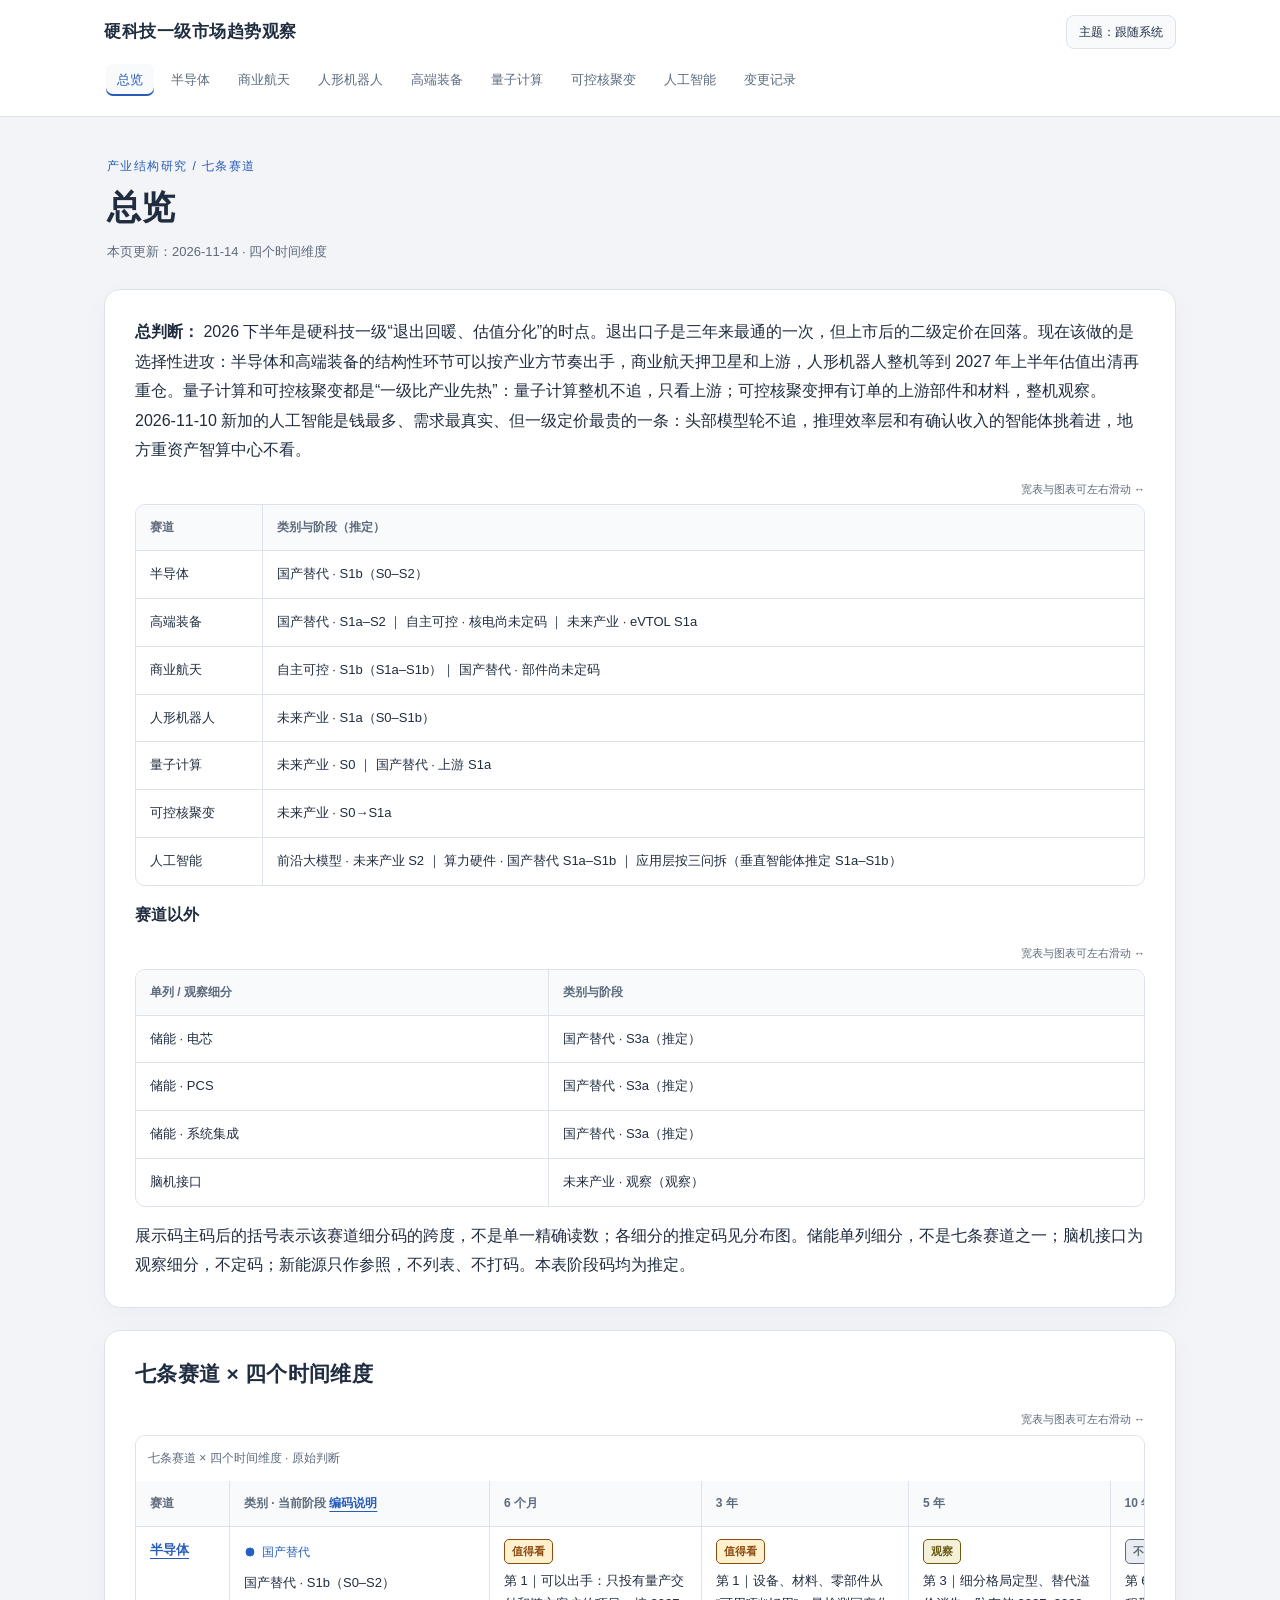
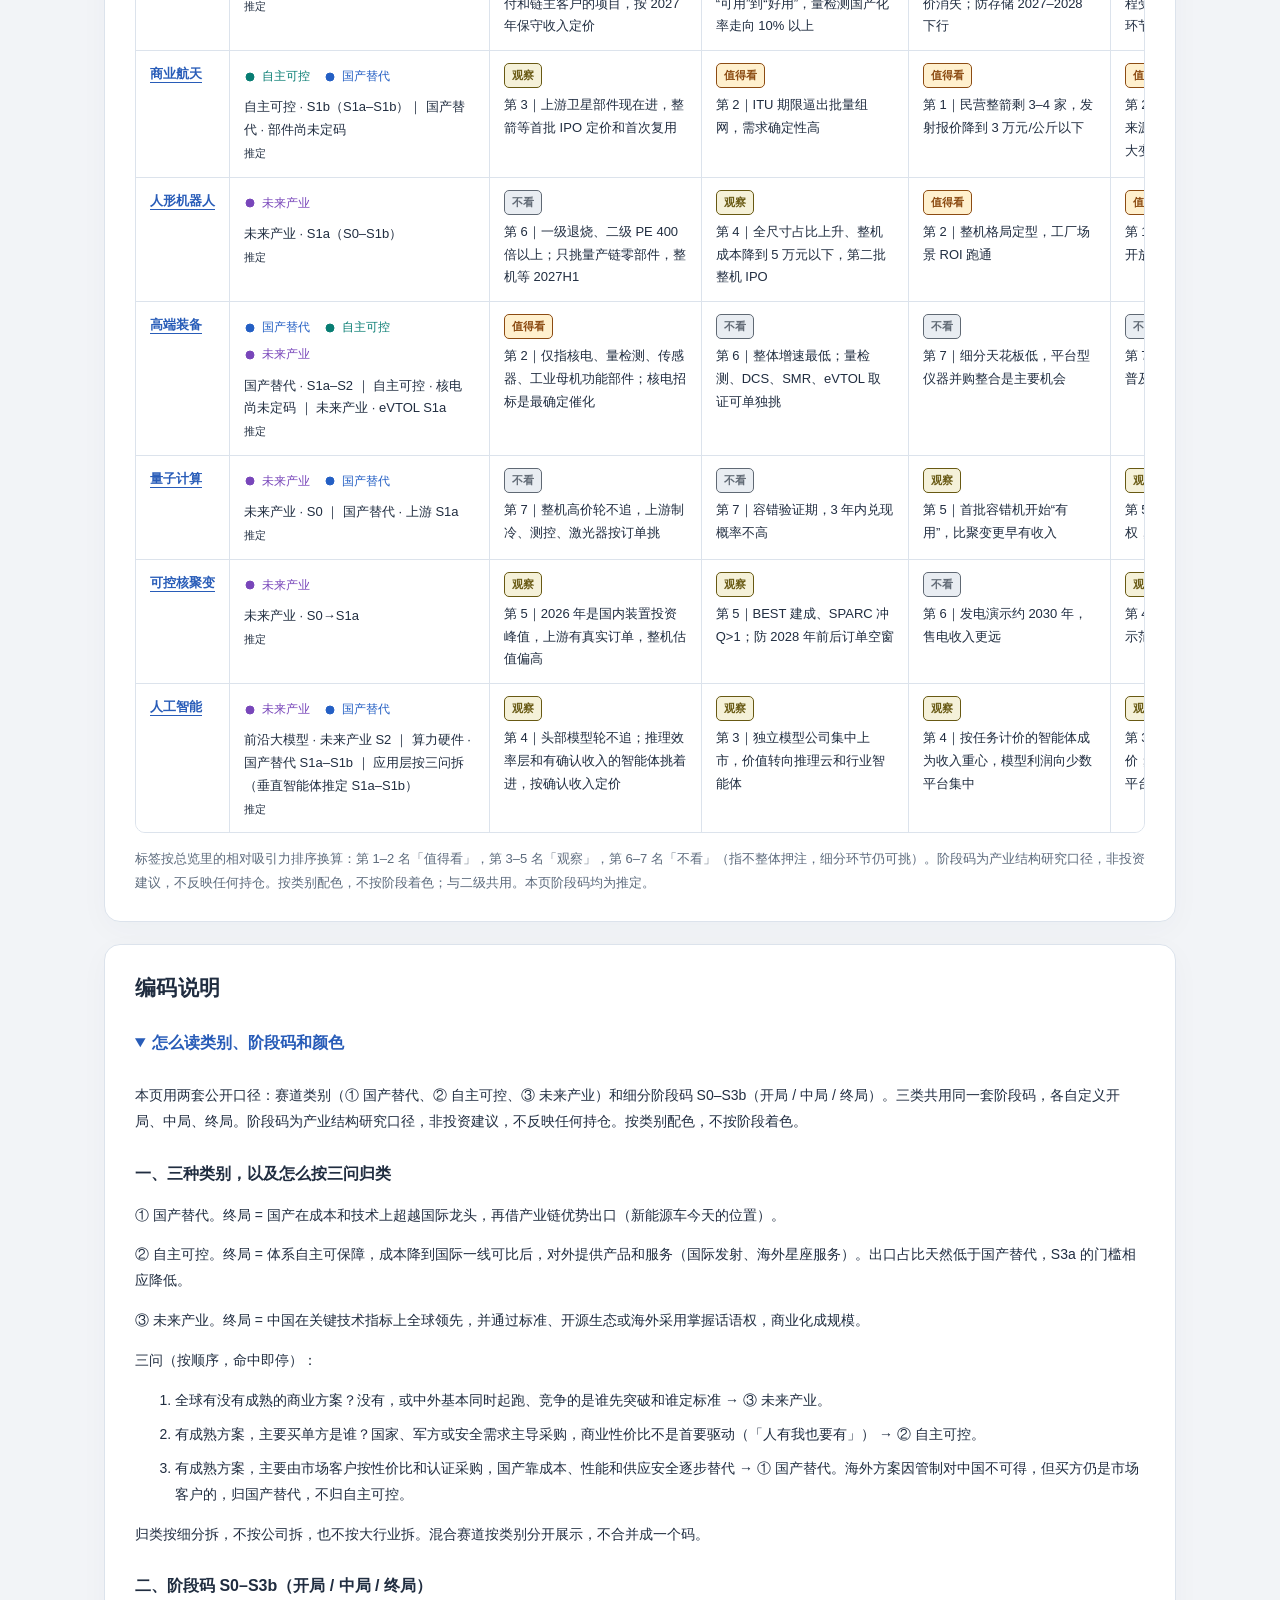
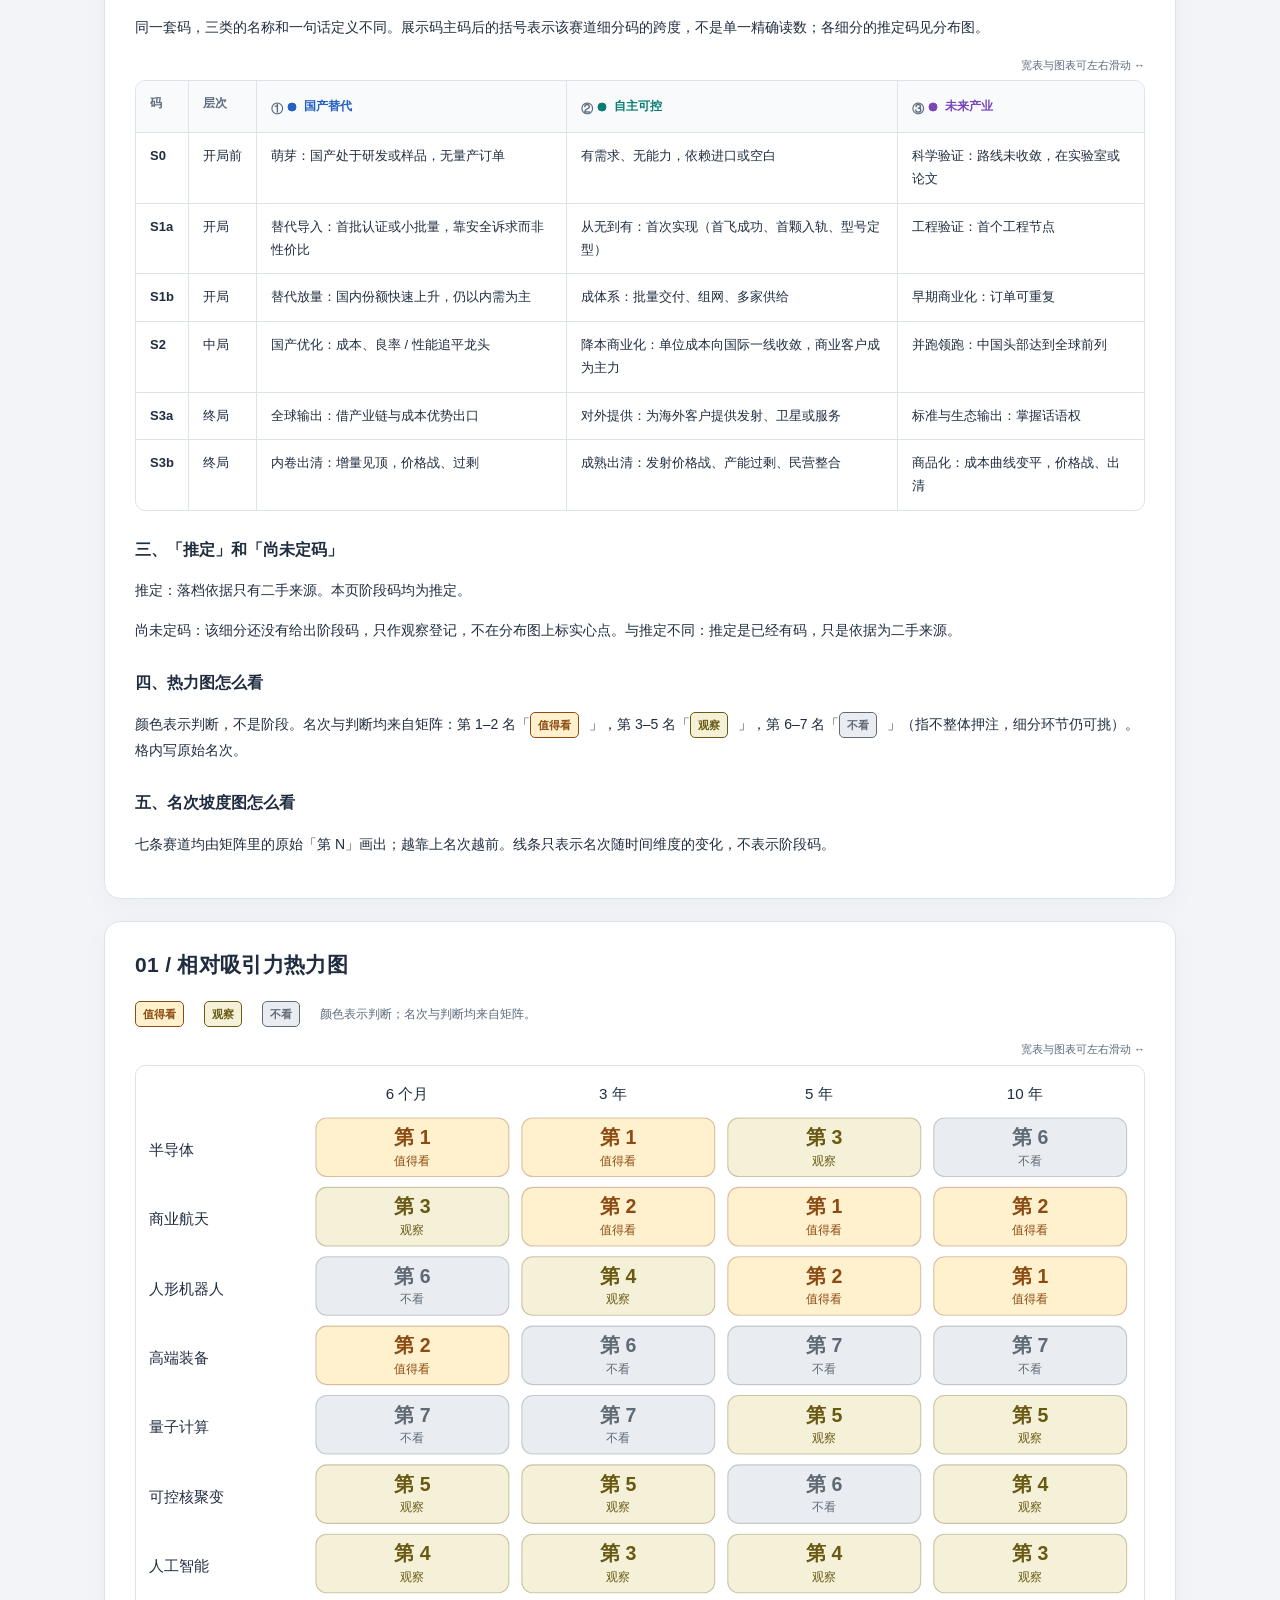
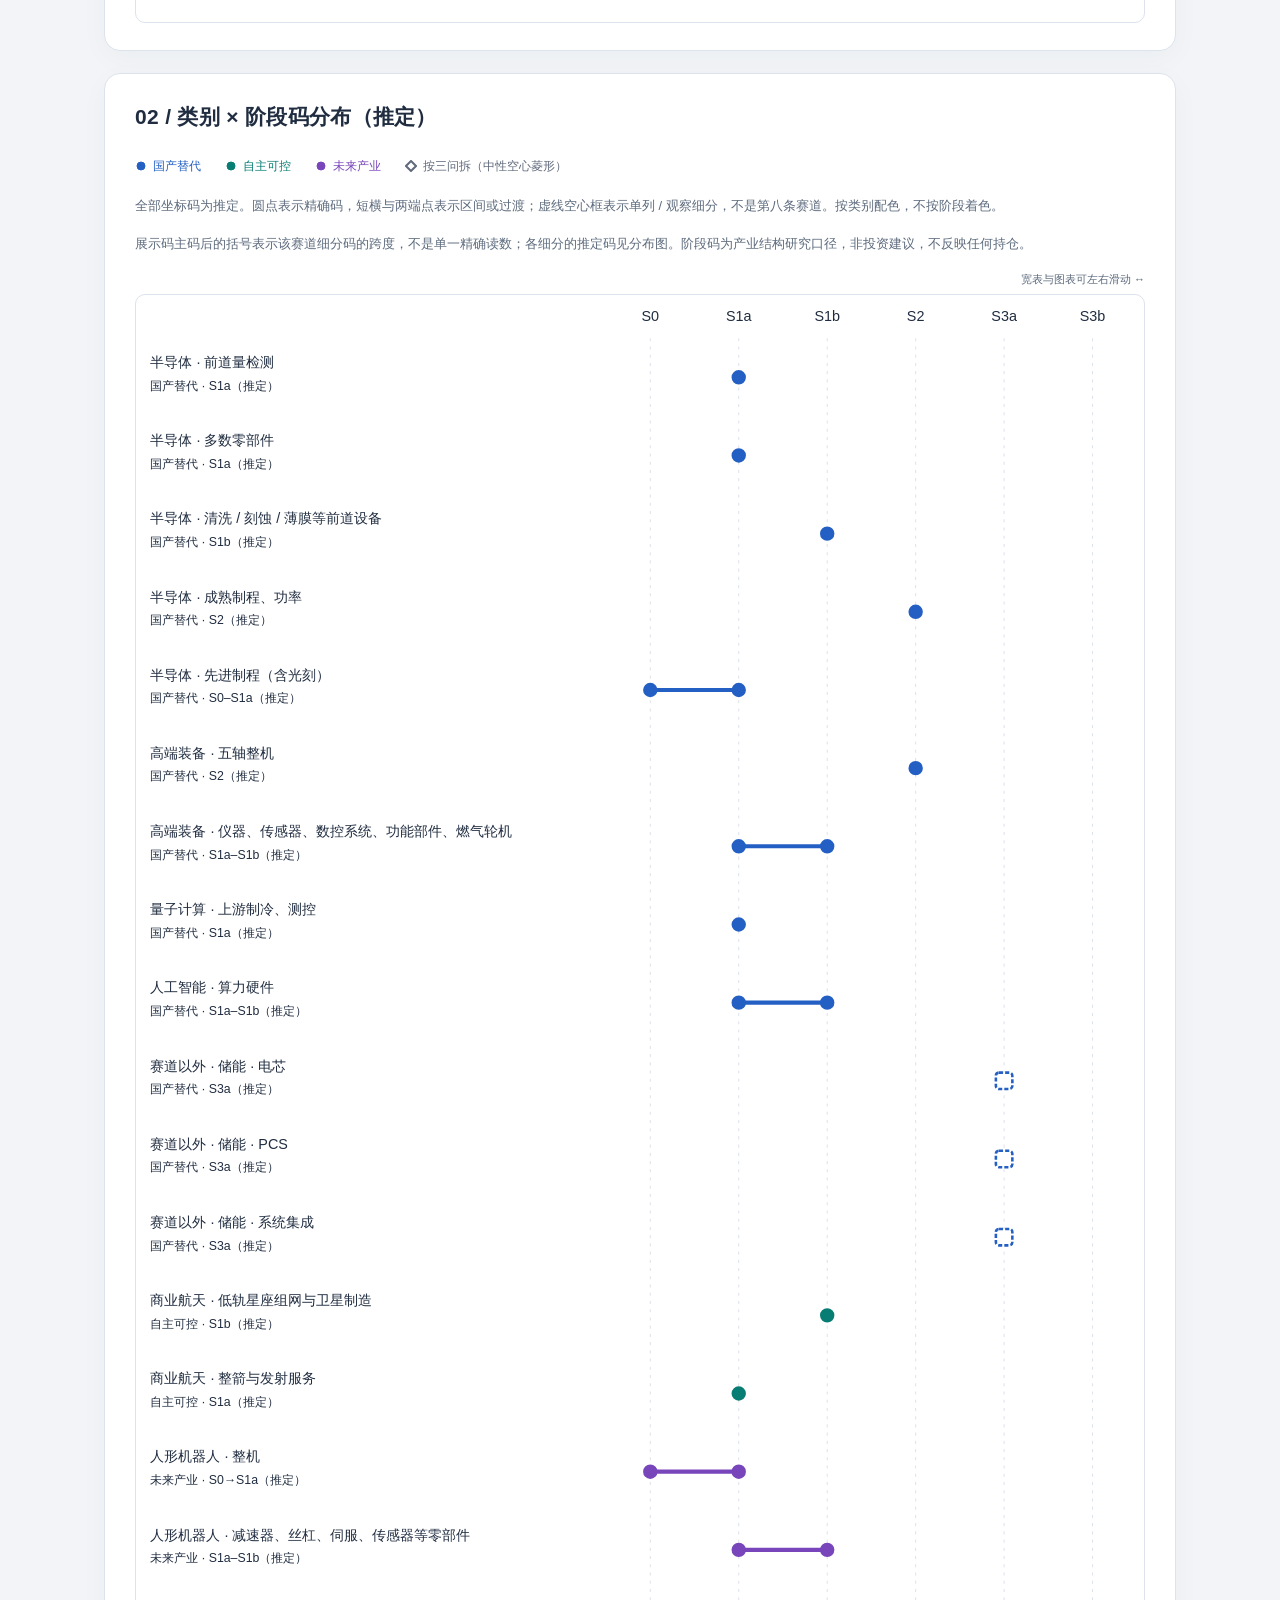
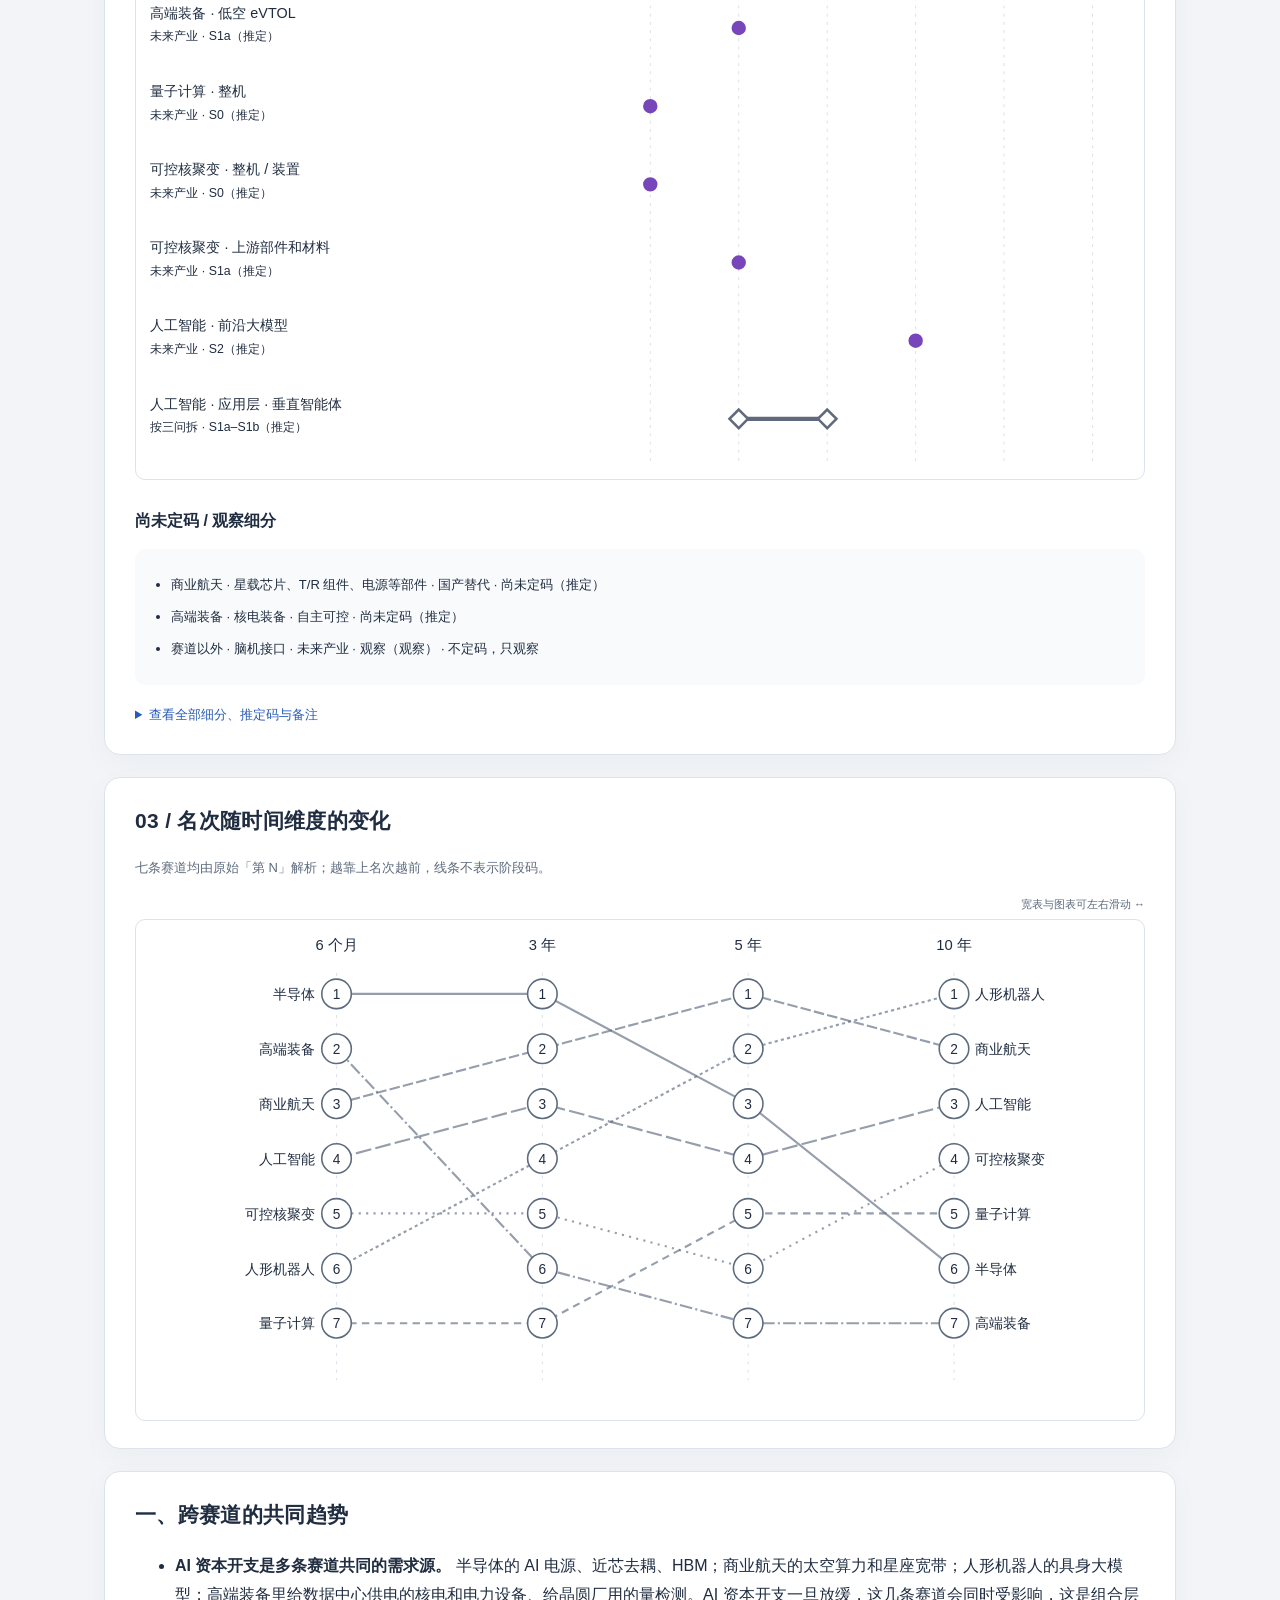
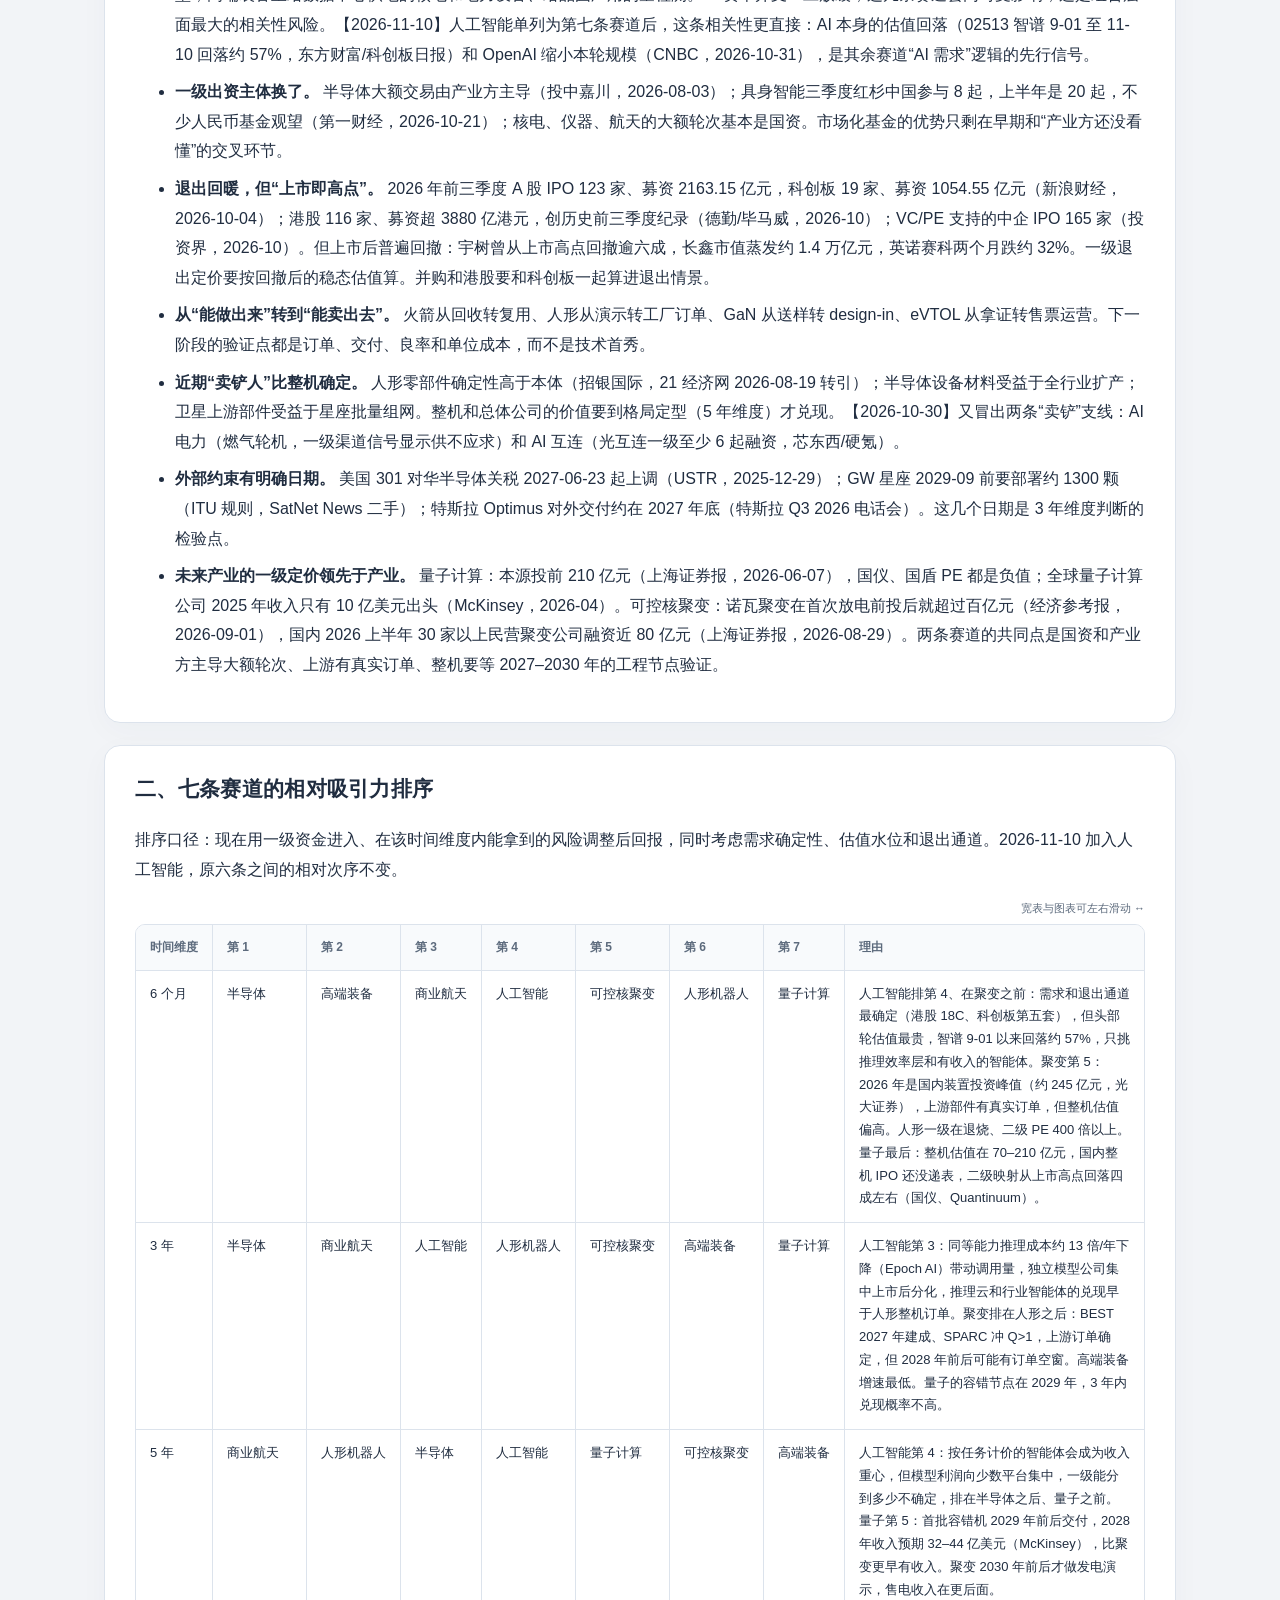
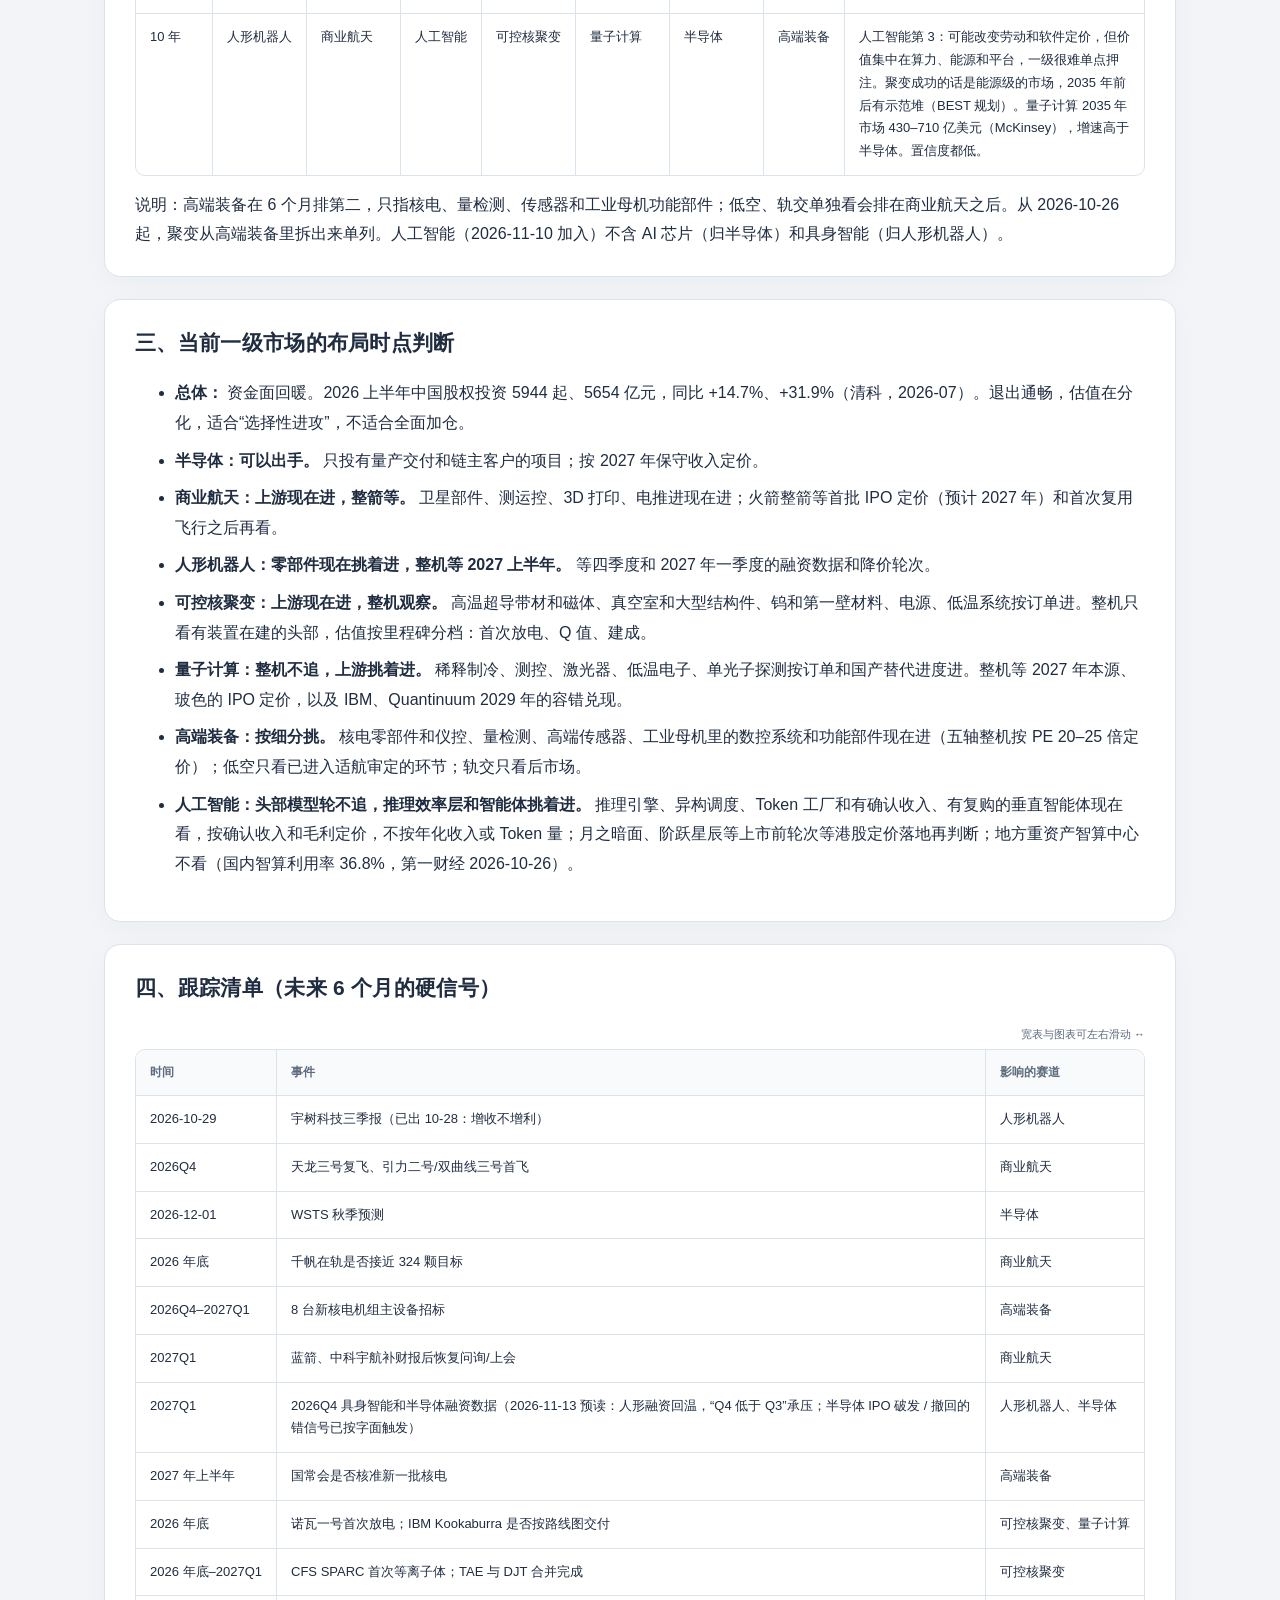
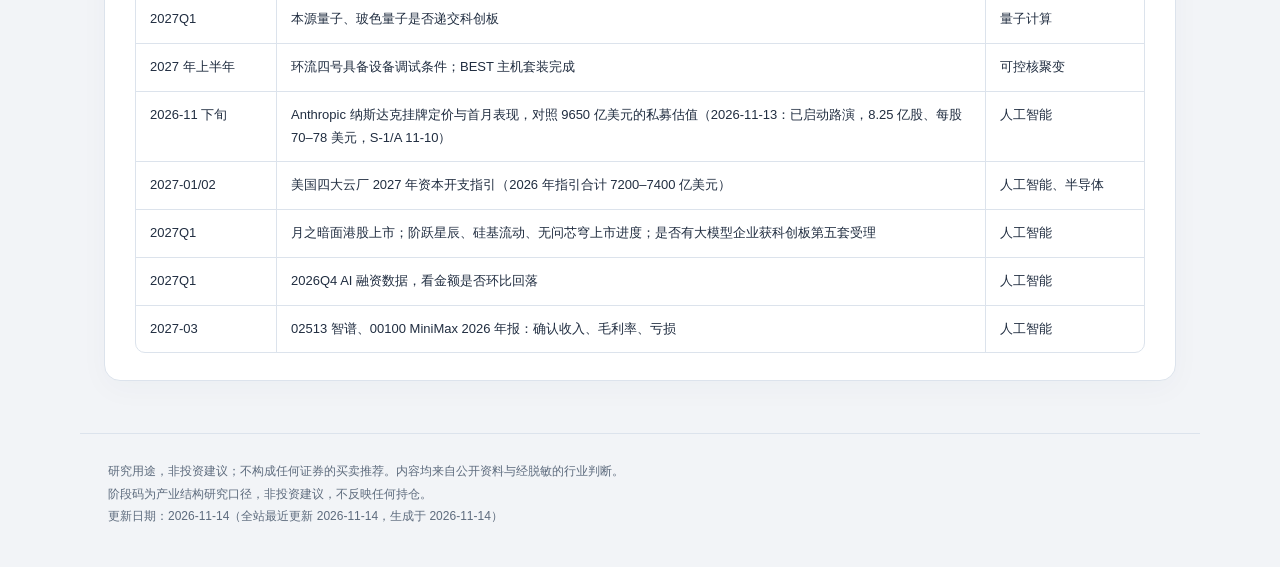
<file: docs/index.html>
<!doctype html>
<html lang="zh-CN"><head><meta charset="utf-8">
<meta name="robots" content="noindex,nofollow">
<meta name="viewport" content="width=device-width,initial-scale=1">
<meta name="color-scheme" content="light dark">
<title>总览｜硬科技一级市场趋势观察</title><script>(function(){try{var t=localStorage.getItem('theme');if(t==='light'||t==='dark')document.documentElement.dataset.theme=t;}catch(e){}})();</script><link rel="stylesheet" href="style.css?v=20261112-rename1"></head>
<body><a class="skip" href="#main">跳至正文</a><header><div class="header-inner"><div class="topbar"><a class="brand" href="index.html">硬科技一级市场趋势观察</a><button id="theme-toggle" type="button" aria-label="切换浅色、深色或跟随系统主题">主题：跟随系统</button></div><nav aria-label="主导航"><a href="index.html" class="on" aria-current="page">总览</a><a href="semiconductor.html">半导体</a><a href="space.html">商业航天</a><a href="humanoid.html">人形机器人</a><a href="equipment.html">高端装备</a><a href="quantum.html">量子计算</a><a href="fusion.html">可控核聚变</a><a href="ai.html">人工智能</a><a href="changelog.html">变更记录</a></nav></div></header>
<main id="main"><div class="page-heading"><p class="eyebrow">产业结构研究 / 七条赛道</p><h1>总览</h1><p class="meta">本页更新：2026-11-14 · 四个时间维度</p></div><section class="card"><p><strong>总判断：</strong> 2026 下半年是硬科技一级“退出回暖、估值分化”的时点。退出口子是三年来最通的一次，但上市后的二级定价在回落。现在该做的是选择性进攻：半导体和高端装备的结构性环节可以按产业方节奏出手，商业航天押卫星和上游，人形机器人整机等到 2027 年上半年估值出清再重仓。量子计算和可控核聚变都是“一级比产业先热”：量子计算整机不追，只看上游；可控核聚变押有订单的上游部件和材料，整机观察。2026-11-10 新加的人工智能是钱最多、需求最真实、但一级定价最贵的一条：头部模型轮不追，推理效率层和有确认收入的智能体挑着进，地方重资产智算中心不看。</p>
<p class="scroll-hint">宽表与图表可左右滑动 ↔</p><div class="tablewrap" tabindex="0" role="region" aria-label="可左右滑动的图表"><table class="markdown-table">
<thead>
<tr>
<th class="compact-cell">赛道</th>
<th class="compact-cell">类别与阶段（推定）</th>
</tr>
</thead>
<tbody>
<tr>
<td class="compact-cell">半导体</td>
<td class="compact-cell">国产替代 · S1b（S0–S2）</td>
</tr>
<tr>
<td class="compact-cell">高端装备</td>
<td class="prose-cell">国产替代 · S1a–S2 ｜ 自主可控 · 核电尚未定码 ｜ 未来产业 · eVTOL S1a</td>
</tr>
<tr>
<td class="compact-cell">商业航天</td>
<td class="prose-cell">自主可控 · S1b（S1a–S1b）｜ 国产替代 · 部件尚未定码</td>
</tr>
<tr>
<td class="compact-cell">人形机器人</td>
<td class="compact-cell">未来产业 · S1a（S0–S1b）</td>
</tr>
<tr>
<td class="compact-cell">量子计算</td>
<td class="prose-cell">未来产业 · S0 ｜ 国产替代 · 上游 S1a</td>
</tr>
<tr>
<td class="compact-cell">可控核聚变</td>
<td class="compact-cell">未来产业 · S0→S1a</td>
</tr>
<tr>
<td class="compact-cell">人工智能</td>
<td class="prose-cell">前沿大模型 · 未来产业 S2 ｜ 算力硬件 · 国产替代 S1a–S1b ｜ 应用层按三问拆（垂直智能体推定 S1a–S1b）</td>
</tr>
</tbody>
</table></div>
<p><strong>赛道以外</strong></p>
<p class="scroll-hint">宽表与图表可左右滑动 ↔</p><div class="tablewrap" tabindex="0" role="region" aria-label="可左右滑动的图表"><table class="markdown-table">
<thead>
<tr>
<th class="compact-cell">单列 / 观察细分</th>
<th class="compact-cell">类别与阶段</th>
</tr>
</thead>
<tbody>
<tr>
<td class="compact-cell">储能 · 电芯</td>
<td class="compact-cell">国产替代 · S3a（推定）</td>
</tr>
<tr>
<td class="compact-cell">储能 · PCS</td>
<td class="compact-cell">国产替代 · S3a（推定）</td>
</tr>
<tr>
<td class="compact-cell">储能 · 系统集成</td>
<td class="compact-cell">国产替代 · S3a（推定）</td>
</tr>
<tr>
<td class="compact-cell">脑机接口</td>
<td class="compact-cell">未来产业 · 观察（观察）</td>
</tr>
</tbody>
</table></div>
<p>展示码主码后的括号表示该赛道细分码的跨度，不是单一精确读数；各细分的推定码见分布图。储能单列细分，不是七条赛道之一；脑机接口为观察细分，不定码；新能源只作参照，不列表、不打码。本表阶段码均为推定。</p>
</section><section class="card"><h2>七条赛道 × 四个时间维度</h2><p class="scroll-hint">宽表与图表可左右滑动 ↔</p><div class="tablewrap" tabindex="0" role="region" aria-label="可左右滑动的图表"><table class="matrix"><caption>七条赛道 × 四个时间维度 · 原始判断</caption><thead><tr><th scope="col">赛道</th><th scope="col">类别 · 当前阶段 <a href="#code-guide">编码说明</a></th><th scope="col">6 个月</th><th scope="col">3 年</th><th scope="col">5 年</th><th scope="col">10 年</th></tr></thead><tbody><tr><th scope="row"><a href="semiconductor.html">半导体</a></th><td class="stage-cell"><span class="category domestic" style="display:inline-flex;align-items:center;gap:6px;margin:3px 14px 3px 0;color:#245fc4;white-space:nowrap"><svg xmlns="http://www.w3.org/2000/svg" class="category-marker" width="12" height="12" viewBox="0 0 12 12" aria-hidden="true"><circle cx="6" cy="6" r="4" fill="#245fc4" stroke="#245fc4" stroke-width="1"/></svg>国产替代</span><span class="line">国产替代 · S1b（S0–S2）<br><small>推定</small></span></td><td><span class="tag go" style="display:inline-block;margin-right:10px;padding:2px 7px;border-radius:5px;color:#8c4b12;background:#fff0ce">值得看</span><span class="line">第 1｜可以出手：只投有量产交付和链主客户的项目，按 2027 年保守收入定价</span></td><td><span class="tag go" style="display:inline-block;margin-right:10px;padding:2px 7px;border-radius:5px;color:#8c4b12;background:#fff0ce">值得看</span><span class="line">第 1｜设备、材料、零部件从“可用”到“好用”，量检测国产化率走向 10% 以上</span></td><td><span class="tag watch" style="display:inline-block;margin-right:10px;padding:2px 7px;border-radius:5px;color:#685913;background:#f5f1d9">观察</span><span class="line">第 3｜细分格局定型、替代溢价消失；防存储 2027–2028 下行</span></td><td><span class="tag no" style="display:inline-block;margin-right:10px;padding:2px 7px;border-radius:5px;color:#606974;background:#e9edf2">不看</span><span class="line">第 6｜自主体系成形但先进制程受限；只挑绕开先进制程的环节</span></td></tr><tr><th scope="row"><a href="space.html">商业航天</a></th><td class="stage-cell"><span class="category sovereign" style="display:inline-flex;align-items:center;gap:6px;margin:3px 14px 3px 0;color:#087d73;white-space:nowrap"><svg xmlns="http://www.w3.org/2000/svg" class="category-marker" width="12" height="12" viewBox="0 0 12 12" aria-hidden="true"><circle cx="6" cy="6" r="4" fill="#087d73" stroke="#087d73" stroke-width="1"/></svg>自主可控</span><span class="category domestic" style="display:inline-flex;align-items:center;gap:6px;margin:3px 14px 3px 0;color:#245fc4;white-space:nowrap"><svg xmlns="http://www.w3.org/2000/svg" class="category-marker" width="12" height="12" viewBox="0 0 12 12" aria-hidden="true"><circle cx="6" cy="6" r="4" fill="#245fc4" stroke="#245fc4" stroke-width="1"/></svg>国产替代</span><span class="line">自主可控 · S1b（S1a–S1b）｜ 国产替代 · 部件尚未定码<br><small>推定</small></span></td><td><span class="tag watch" style="display:inline-block;margin-right:10px;padding:2px 7px;border-radius:5px;color:#685913;background:#f5f1d9">观察</span><span class="line">第 3｜上游卫星部件现在进，整箭等首批 IPO 定价和首次复用</span></td><td><span class="tag go" style="display:inline-block;margin-right:10px;padding:2px 7px;border-radius:5px;color:#8c4b12;background:#fff0ce">值得看</span><span class="line">第 2｜ITU 期限逼出批量组网，需求确定性高</span></td><td><span class="tag go" style="display:inline-block;margin-right:10px;padding:2px 7px;border-radius:5px;color:#8c4b12;background:#fff0ce">值得看</span><span class="line">第 1｜民营整箭剩 3–4 家，发射报价降到 3 万元/公斤以下</span></td><td><span class="tag go" style="display:inline-block;margin-right:10px;padding:2px 7px;border-radius:5px;color:#8c4b12;background:#fff0ce">值得看</span><span class="line">第 2｜卫星互联网成为现金流来源；补网成本能否覆盖是最大变数</span></td></tr><tr><th scope="row"><a href="humanoid.html">人形机器人</a></th><td class="stage-cell"><span class="category future" style="display:inline-flex;align-items:center;gap:6px;margin:3px 14px 3px 0;color:#7846ba;white-space:nowrap"><svg xmlns="http://www.w3.org/2000/svg" class="category-marker" width="12" height="12" viewBox="0 0 12 12" aria-hidden="true"><circle cx="6" cy="6" r="4" fill="#7846ba" stroke="#7846ba" stroke-width="1"/></svg>未来产业</span><span class="line">未来产业 · S1a（S0–S1b）<br><small>推定</small></span></td><td><span class="tag no" style="display:inline-block;margin-right:10px;padding:2px 7px;border-radius:5px;color:#606974;background:#e9edf2">不看</span><span class="line">第 6｜一级退烧、二级 PE 400 倍以上；只挑量产链零部件，整机等 2027H1</span></td><td><span class="tag watch" style="display:inline-block;margin-right:10px;padding:2px 7px;border-radius:5px;color:#685913;background:#f5f1d9">观察</span><span class="line">第 4｜全尺寸占比上升、整机成本降到 5 万元以下，第二批整机 IPO</span></td><td><span class="tag go" style="display:inline-block;margin-right:10px;padding:2px 7px;border-radius:5px;color:#8c4b12;background:#fff0ce">值得看</span><span class="line">第 2｜整机格局定型，工厂场景 ROI 跑通</span></td><td><span class="tag go" style="display:inline-block;margin-right:10px;padding:2px 7px;border-radius:5px;color:#8c4b12;background:#fff0ce">值得看</span><span class="line">第 1｜天花板最高的终端，但开放场景通用操作仍未验证</span></td></tr><tr><th scope="row"><a href="equipment.html">高端装备</a></th><td class="stage-cell"><span class="category domestic" style="display:inline-flex;align-items:center;gap:6px;margin:3px 14px 3px 0;color:#245fc4;white-space:nowrap"><svg xmlns="http://www.w3.org/2000/svg" class="category-marker" width="12" height="12" viewBox="0 0 12 12" aria-hidden="true"><circle cx="6" cy="6" r="4" fill="#245fc4" stroke="#245fc4" stroke-width="1"/></svg>国产替代</span><span class="category sovereign" style="display:inline-flex;align-items:center;gap:6px;margin:3px 14px 3px 0;color:#087d73;white-space:nowrap"><svg xmlns="http://www.w3.org/2000/svg" class="category-marker" width="12" height="12" viewBox="0 0 12 12" aria-hidden="true"><circle cx="6" cy="6" r="4" fill="#087d73" stroke="#087d73" stroke-width="1"/></svg>自主可控</span><span class="category future" style="display:inline-flex;align-items:center;gap:6px;margin:3px 14px 3px 0;color:#7846ba;white-space:nowrap"><svg xmlns="http://www.w3.org/2000/svg" class="category-marker" width="12" height="12" viewBox="0 0 12 12" aria-hidden="true"><circle cx="6" cy="6" r="4" fill="#7846ba" stroke="#7846ba" stroke-width="1"/></svg>未来产业</span><span class="line">国产替代 · S1a–S2 ｜ 自主可控 · 核电尚未定码 ｜ 未来产业 · eVTOL S1a<br><small>推定</small></span></td><td><span class="tag go" style="display:inline-block;margin-right:10px;padding:2px 7px;border-radius:5px;color:#8c4b12;background:#fff0ce">值得看</span><span class="line">第 2｜仅指核电、量检测、传感器、工业母机功能部件；核电招标是最确定催化</span></td><td><span class="tag no" style="display:inline-block;margin-right:10px;padding:2px 7px;border-radius:5px;color:#606974;background:#e9edf2">不看</span><span class="line">第 6｜整体增速最低；量检测、DCS、SMR、eVTOL 取证可单独挑</span></td><td><span class="tag no" style="display:inline-block;margin-right:10px;padding:2px 7px;border-radius:5px;color:#606974;background:#e9edf2">不看</span><span class="line">第 7｜细分天花板低，平台型仪器并购整合是主要机会</span></td><td><span class="tag no" style="display:inline-block;margin-right:10px;padding:2px 7px;border-radius:5px;color:#606974;background:#e9edf2">不看</span><span class="line">第 7｜期权在聚变上游和低空普及，整体不押</span></td></tr><tr><th scope="row"><a href="quantum.html">量子计算</a></th><td class="stage-cell"><span class="category future" style="display:inline-flex;align-items:center;gap:6px;margin:3px 14px 3px 0;color:#7846ba;white-space:nowrap"><svg xmlns="http://www.w3.org/2000/svg" class="category-marker" width="12" height="12" viewBox="0 0 12 12" aria-hidden="true"><circle cx="6" cy="6" r="4" fill="#7846ba" stroke="#7846ba" stroke-width="1"/></svg>未来产业</span><span class="category domestic" style="display:inline-flex;align-items:center;gap:6px;margin:3px 14px 3px 0;color:#245fc4;white-space:nowrap"><svg xmlns="http://www.w3.org/2000/svg" class="category-marker" width="12" height="12" viewBox="0 0 12 12" aria-hidden="true"><circle cx="6" cy="6" r="4" fill="#245fc4" stroke="#245fc4" stroke-width="1"/></svg>国产替代</span><span class="line">未来产业 · S0 ｜ 国产替代 · 上游 S1a<br><small>推定</small></span></td><td><span class="tag no" style="display:inline-block;margin-right:10px;padding:2px 7px;border-radius:5px;color:#606974;background:#e9edf2">不看</span><span class="line">第 7｜整机高价轮不追，上游制冷、测控、激光器按订单挑</span></td><td><span class="tag no" style="display:inline-block;margin-right:10px;padding:2px 7px;border-radius:5px;color:#606974;background:#e9edf2">不看</span><span class="line">第 7｜容错验证期，3 年内兑现概率不高</span></td><td><span class="tag watch" style="display:inline-block;margin-right:10px;padding:2px 7px;border-radius:5px;color:#685913;background:#f5f1d9">观察</span><span class="line">第 5｜首批容错机开始“有用”，比聚变更早有收入</span></td><td><span class="tag watch" style="display:inline-block;margin-right:10px;padding:2px 7px;border-radius:5px;color:#685913;background:#f5f1d9">观察</span><span class="line">第 5｜可能改写计算范式的期权，AI 替代是最大风险</span></td></tr><tr><th scope="row"><a href="fusion.html">可控核聚变</a></th><td class="stage-cell"><span class="category future" style="display:inline-flex;align-items:center;gap:6px;margin:3px 14px 3px 0;color:#7846ba;white-space:nowrap"><svg xmlns="http://www.w3.org/2000/svg" class="category-marker" width="12" height="12" viewBox="0 0 12 12" aria-hidden="true"><circle cx="6" cy="6" r="4" fill="#7846ba" stroke="#7846ba" stroke-width="1"/></svg>未来产业</span><span class="line">未来产业 · S0→S1a<br><small>推定</small></span></td><td><span class="tag watch" style="display:inline-block;margin-right:10px;padding:2px 7px;border-radius:5px;color:#685913;background:#f5f1d9">观察</span><span class="line">第 5｜2026 年是国内装置投资峰值，上游有真实订单，整机估值偏高</span></td><td><span class="tag watch" style="display:inline-block;margin-right:10px;padding:2px 7px;border-radius:5px;color:#685913;background:#f5f1d9">观察</span><span class="line">第 5｜BEST 建成、SPARC 冲 Q&gt;1；防 2028 年前后订单空窗</span></td><td><span class="tag no" style="display:inline-block;margin-right:10px;padding:2px 7px;border-radius:5px;color:#606974;background:#e9edf2">不看</span><span class="line">第 6｜发电演示约 2030 年，售电收入更远</span></td><td><span class="tag watch" style="display:inline-block;margin-right:10px;padding:2px 7px;border-radius:5px;color:#685913;background:#f5f1d9">观察</span><span class="line">第 4｜成功则是能源级市场，示范堆约 2035 年；置信度低</span></td></tr><tr><th scope="row"><a href="ai.html">人工智能</a></th><td class="stage-cell"><span class="category future" style="display:inline-flex;align-items:center;gap:6px;margin:3px 14px 3px 0;color:#7846ba;white-space:nowrap"><svg xmlns="http://www.w3.org/2000/svg" class="category-marker" width="12" height="12" viewBox="0 0 12 12" aria-hidden="true"><circle cx="6" cy="6" r="4" fill="#7846ba" stroke="#7846ba" stroke-width="1"/></svg>未来产业</span><span class="category domestic" style="display:inline-flex;align-items:center;gap:6px;margin:3px 14px 3px 0;color:#245fc4;white-space:nowrap"><svg xmlns="http://www.w3.org/2000/svg" class="category-marker" width="12" height="12" viewBox="0 0 12 12" aria-hidden="true"><circle cx="6" cy="6" r="4" fill="#245fc4" stroke="#245fc4" stroke-width="1"/></svg>国产替代</span><span class="line">前沿大模型 · 未来产业 S2 ｜ 算力硬件 · 国产替代 S1a–S1b ｜ 应用层按三问拆（垂直智能体推定 S1a–S1b）<br><small>推定</small></span></td><td><span class="tag watch" style="display:inline-block;margin-right:10px;padding:2px 7px;border-radius:5px;color:#685913;background:#f5f1d9">观察</span><span class="line">第 4｜头部模型轮不追；推理效率层和有确认收入的智能体挑着进，按确认收入定价</span></td><td><span class="tag watch" style="display:inline-block;margin-right:10px;padding:2px 7px;border-radius:5px;color:#685913;background:#f5f1d9">观察</span><span class="line">第 3｜独立模型公司集中上市，价值转向推理云和行业智能体</span></td><td><span class="tag watch" style="display:inline-block;margin-right:10px;padding:2px 7px;border-radius:5px;color:#685913;background:#f5f1d9">观察</span><span class="line">第 4｜按任务计价的智能体成为收入重心，模型利润向少数平台集中</span></td><td><span class="tag watch" style="display:inline-block;margin-right:10px;padding:2px 7px;border-radius:5px;color:#685913;background:#f5f1d9">观察</span><span class="line">第 3｜可能改变劳动和软件定价；价值集中在算力、能源和平台，置信度低</span></td></tr></tbody></table></div><p class="note">标签按总览里的相对吸引力排序换算：第 1–2 名「值得看」，第 3–5 名「观察」，第 6–7 名「不看」（指不整体押注，细分环节仍可挑）。阶段码为产业结构研究口径，非投资建议，不反映任何持仓。按类别配色，不按阶段着色；与二级共用。本页阶段码均为推定。</p></section><section class="card"><h2>编码说明</h2><div id="code-guide"><details open><summary>怎么读类别、阶段码和颜色</summary>
<p>本页用两套公开口径：赛道类别（① 国产替代、② 自主可控、③ 未来产业）和细分阶段码 S0–S3b（开局 / 中局 / 终局）。三类共用同一套阶段码，各自定义开局、中局、终局。阶段码为产业结构研究口径，非投资建议，不反映任何持仓。按类别配色，不按阶段着色。</p>
<h3>一、三种类别，以及怎么按三问归类</h3>
<p>① 国产替代。终局 = 国产在成本和技术上超越国际龙头，再借产业链优势出口（新能源车今天的位置）。</p>
<p>② 自主可控。终局 = 体系自主可保障，成本降到国际一线可比后，对外提供产品和服务（国际发射、海外星座服务）。出口占比天然低于国产替代，S3a 的门槛相应降低。</p>
<p>③ 未来产业。终局 = 中国在关键技术指标上全球领先，并通过标准、开源生态或海外采用掌握话语权，商业化成规模。</p>
<p>三问（按顺序，命中即停）：</p>
<ol>
<li>全球有没有成熟的商业方案？没有，或中外基本同时起跑、竞争的是谁先突破和谁定标准 → ③ 未来产业。</li>
<li>有成熟方案，主要买单方是谁？国家、军方或安全需求主导采购，商业性价比不是首要驱动（「人有我也要有」） → ② 自主可控。</li>
<li>有成熟方案，主要由市场客户按性价比和认证采购，国产靠成本、性能和供应安全逐步替代 → ① 国产替代。海外方案因管制对中国不可得，但买方仍是市场客户的，归国产替代，不归自主可控。</li>
</ol>
<p>归类按细分拆，不按公司拆，也不按大行业拆。混合赛道按类别分开展示，不合并成一个码。</p>
<h3>二、阶段码 S0–S3b（开局 / 中局 / 终局）</h3>
<p>同一套码，三类的名称和一句话定义不同。展示码主码后的括号表示该赛道细分码的跨度，不是单一精确读数；各细分的推定码见分布图。</p>
<p class="scroll-hint">宽表与图表可左右滑动 ↔</p><div class="tablewrap" tabindex="0" role="region" aria-label="可左右滑动的图表"><table class="code-table"><thead><tr><th scope="col">码</th><th scope="col">层次</th><th scope="col">① <span class="category domestic" style="display:inline-flex;align-items:center;gap:6px;margin:3px 14px 3px 0;color:#245fc4;white-space:nowrap"><svg xmlns="http://www.w3.org/2000/svg" class="category-marker" width="12" height="12" viewBox="0 0 12 12" aria-hidden="true"><circle cx="6" cy="6" r="4" fill="#245fc4" stroke="#245fc4" stroke-width="1"/></svg>国产替代</span></th><th scope="col">② <span class="category sovereign" style="display:inline-flex;align-items:center;gap:6px;margin:3px 14px 3px 0;color:#087d73;white-space:nowrap"><svg xmlns="http://www.w3.org/2000/svg" class="category-marker" width="12" height="12" viewBox="0 0 12 12" aria-hidden="true"><circle cx="6" cy="6" r="4" fill="#087d73" stroke="#087d73" stroke-width="1"/></svg>自主可控</span></th><th scope="col">③ <span class="category future" style="display:inline-flex;align-items:center;gap:6px;margin:3px 14px 3px 0;color:#7846ba;white-space:nowrap"><svg xmlns="http://www.w3.org/2000/svg" class="category-marker" width="12" height="12" viewBox="0 0 12 12" aria-hidden="true"><circle cx="6" cy="6" r="4" fill="#7846ba" stroke="#7846ba" stroke-width="1"/></svg>未来产业</span></th></tr></thead><tbody><tr><th scope="row">S0</th><td>开局前</td><td>萌芽：国产处于研发或样品，无量产订单</td><td>有需求、无能力，依赖进口或空白</td><td>科学验证：路线未收敛，在实验室或论文</td></tr><tr><th scope="row">S1a</th><td>开局</td><td>替代导入：首批认证或小批量，靠安全诉求而非性价比</td><td>从无到有：首次实现（首飞成功、首颗入轨、型号定型）</td><td>工程验证：首个工程节点</td></tr><tr><th scope="row">S1b</th><td>开局</td><td>替代放量：国内份额快速上升，仍以内需为主</td><td>成体系：批量交付、组网、多家供给</td><td>早期商业化：订单可重复</td></tr><tr><th scope="row">S2</th><td>中局</td><td>国产优化：成本、良率 / 性能追平龙头</td><td>降本商业化：单位成本向国际一线收敛，商业客户成为主力</td><td>并跑领跑：中国头部达到全球前列</td></tr><tr><th scope="row">S3a</th><td>终局</td><td>全球输出：借产业链与成本优势出口</td><td>对外提供：为海外客户提供发射、卫星或服务</td><td>标准与生态输出：掌握话语权</td></tr><tr><th scope="row">S3b</th><td>终局</td><td>内卷出清：增量见顶，价格战、过剩</td><td>成熟出清：发射价格战、产能过剩、民营整合</td><td>商品化：成本曲线变平，价格战、出清</td></tr></tbody></table></div>
<h3>三、「推定」和「尚未定码」</h3>
<p>推定：落档依据只有二手来源。本页阶段码均为推定。</p>
<p>尚未定码：该细分还没有给出阶段码，只作观察登记，不在分布图上标实心点。与推定不同：推定是已经有码，只是依据为二手来源。</p>
<h3>四、热力图怎么看</h3>
<p>颜色表示判断，不是阶段。名次与判断均来自矩阵：第 1–2 名「<span class="tag go" style="display:inline-block;margin-right:10px;padding:2px 7px;border-radius:5px;color:#8c4b12;background:#fff0ce">值得看</span>」，第 3–5 名「<span class="tag watch" style="display:inline-block;margin-right:10px;padding:2px 7px;border-radius:5px;color:#685913;background:#f5f1d9">观察</span>」，第 6–7 名「<span class="tag no" style="display:inline-block;margin-right:10px;padding:2px 7px;border-radius:5px;color:#606974;background:#e9edf2">不看</span>」（指不整体押注，细分环节仍可挑）。格内写原始名次。</p>
<h3>五、名次坡度图怎么看</h3>
<p>七条赛道均由矩阵里的原始「第 N」画出；越靠上名次越前。线条只表示名次随时间维度的变化，不表示阶段码。</p>
</details></div></section><section class="card"><h2>01 / 相对吸引力热力图</h2><p class="legend"><span class="tag go" style="display:inline-block;margin-right:10px;padding:2px 7px;border-radius:5px;color:#8c4b12;background:#fff0ce">值得看</span> <span class="tag watch" style="display:inline-block;margin-right:10px;padding:2px 7px;border-radius:5px;color:#685913;background:#f5f1d9">观察</span> <span class="tag no" style="display:inline-block;margin-right:10px;padding:2px 7px;border-radius:5px;color:#606974;background:#e9edf2">不看</span> 颜色表示判断；名次与判断均来自矩阵。</p><p class="scroll-hint">宽表与图表可左右滑动 ↔</p><div class="tablewrap" tabindex="0" role="region" aria-label="可左右滑动的图表"><svg xmlns="http://www.w3.org/2000/svg" class="chart heatmap" viewBox="0 0 930 513" width="930" height="513" role="img" aria-label="七赛道 × 四时间维度热力图；颜色表示判断，格内为原始名次"><title>七赛道 × 四时间维度热力图；颜色表示判断，格内为原始名次</title><text x="250" y="30" fill="#202d40" text-anchor="middle">6 个月</text><text x="440" y="30" fill="#202d40" text-anchor="middle">3 年</text><text x="630" y="30" fill="#202d40" text-anchor="middle">5 年</text><text x="820" y="30" fill="#202d40" text-anchor="middle">10 年</text><text x="12" y="82" fill="#202d40" >半导体</text><g class="heat go"><title>半导体 · 6 个月 · 值得看 · 第 1｜可以出手：只投有量产交付和链主客户的项目，按 2027 年保守收入定价</title><rect x="166" y="48" width="178" height="54" rx="10" fill="#fff0ce" stroke="#8c4b12" stroke-width="1" stroke-opacity=".32"/><text x="255" y="72" fill="#8c4b12" text-anchor="middle" class="rank">第 1</text><text x="255" y="91" fill="#8c4b12" text-anchor="middle" class="small">值得看</text></g><g class="heat go"><title>半导体 · 3 年 · 值得看 · 第 1｜设备、材料、零部件从“可用”到“好用”，量检测国产化率走向 10% 以上</title><rect x="356" y="48" width="178" height="54" rx="10" fill="#fff0ce" stroke="#8c4b12" stroke-width="1" stroke-opacity=".32"/><text x="445" y="72" fill="#8c4b12" text-anchor="middle" class="rank">第 1</text><text x="445" y="91" fill="#8c4b12" text-anchor="middle" class="small">值得看</text></g><g class="heat watch"><title>半导体 · 5 年 · 观察 · 第 3｜细分格局定型、替代溢价消失；防存储 2027–2028 下行</title><rect x="546" y="48" width="178" height="54" rx="10" fill="#f5f1d9" stroke="#685913" stroke-width="1" stroke-opacity=".32"/><text x="635" y="72" fill="#685913" text-anchor="middle" class="rank">第 3</text><text x="635" y="91" fill="#685913" text-anchor="middle" class="small">观察</text></g><g class="heat no"><title>半导体 · 10 年 · 不看 · 第 6｜自主体系成形但先进制程受限；只挑绕开先进制程的环节</title><rect x="736" y="48" width="178" height="54" rx="10" fill="#e9edf2" stroke="#606974" stroke-width="1" stroke-opacity=".32"/><text x="825" y="72" fill="#606974" text-anchor="middle" class="rank">第 6</text><text x="825" y="91" fill="#606974" text-anchor="middle" class="small">不看</text></g><text x="12" y="146" fill="#202d40" >商业航天</text><g class="heat watch"><title>商业航天 · 6 个月 · 观察 · 第 3｜上游卫星部件现在进，整箭等首批 IPO 定价和首次复用</title><rect x="166" y="112" width="178" height="54" rx="10" fill="#f5f1d9" stroke="#685913" stroke-width="1" stroke-opacity=".32"/><text x="255" y="136" fill="#685913" text-anchor="middle" class="rank">第 3</text><text x="255" y="155" fill="#685913" text-anchor="middle" class="small">观察</text></g><g class="heat go"><title>商业航天 · 3 年 · 值得看 · 第 2｜ITU 期限逼出批量组网，需求确定性高</title><rect x="356" y="112" width="178" height="54" rx="10" fill="#fff0ce" stroke="#8c4b12" stroke-width="1" stroke-opacity=".32"/><text x="445" y="136" fill="#8c4b12" text-anchor="middle" class="rank">第 2</text><text x="445" y="155" fill="#8c4b12" text-anchor="middle" class="small">值得看</text></g><g class="heat go"><title>商业航天 · 5 年 · 值得看 · 第 1｜民营整箭剩 3–4 家，发射报价降到 3 万元/公斤以下</title><rect x="546" y="112" width="178" height="54" rx="10" fill="#fff0ce" stroke="#8c4b12" stroke-width="1" stroke-opacity=".32"/><text x="635" y="136" fill="#8c4b12" text-anchor="middle" class="rank">第 1</text><text x="635" y="155" fill="#8c4b12" text-anchor="middle" class="small">值得看</text></g><g class="heat go"><title>商业航天 · 10 年 · 值得看 · 第 2｜卫星互联网成为现金流来源；补网成本能否覆盖是最大变数</title><rect x="736" y="112" width="178" height="54" rx="10" fill="#fff0ce" stroke="#8c4b12" stroke-width="1" stroke-opacity=".32"/><text x="825" y="136" fill="#8c4b12" text-anchor="middle" class="rank">第 2</text><text x="825" y="155" fill="#8c4b12" text-anchor="middle" class="small">值得看</text></g><text x="12" y="210" fill="#202d40" >人形机器人</text><g class="heat no"><title>人形机器人 · 6 个月 · 不看 · 第 6｜一级退烧、二级 PE 400 倍以上；只挑量产链零部件，整机等 2027H1</title><rect x="166" y="176" width="178" height="54" rx="10" fill="#e9edf2" stroke="#606974" stroke-width="1" stroke-opacity=".32"/><text x="255" y="200" fill="#606974" text-anchor="middle" class="rank">第 6</text><text x="255" y="219" fill="#606974" text-anchor="middle" class="small">不看</text></g><g class="heat watch"><title>人形机器人 · 3 年 · 观察 · 第 4｜全尺寸占比上升、整机成本降到 5 万元以下，第二批整机 IPO</title><rect x="356" y="176" width="178" height="54" rx="10" fill="#f5f1d9" stroke="#685913" stroke-width="1" stroke-opacity=".32"/><text x="445" y="200" fill="#685913" text-anchor="middle" class="rank">第 4</text><text x="445" y="219" fill="#685913" text-anchor="middle" class="small">观察</text></g><g class="heat go"><title>人形机器人 · 5 年 · 值得看 · 第 2｜整机格局定型，工厂场景 ROI 跑通</title><rect x="546" y="176" width="178" height="54" rx="10" fill="#fff0ce" stroke="#8c4b12" stroke-width="1" stroke-opacity=".32"/><text x="635" y="200" fill="#8c4b12" text-anchor="middle" class="rank">第 2</text><text x="635" y="219" fill="#8c4b12" text-anchor="middle" class="small">值得看</text></g><g class="heat go"><title>人形机器人 · 10 年 · 值得看 · 第 1｜天花板最高的终端，但开放场景通用操作仍未验证</title><rect x="736" y="176" width="178" height="54" rx="10" fill="#fff0ce" stroke="#8c4b12" stroke-width="1" stroke-opacity=".32"/><text x="825" y="200" fill="#8c4b12" text-anchor="middle" class="rank">第 1</text><text x="825" y="219" fill="#8c4b12" text-anchor="middle" class="small">值得看</text></g><text x="12" y="274" fill="#202d40" >高端装备</text><g class="heat go"><title>高端装备 · 6 个月 · 值得看 · 第 2｜仅指核电、量检测、传感器、工业母机功能部件；核电招标是最确定催化</title><rect x="166" y="240" width="178" height="54" rx="10" fill="#fff0ce" stroke="#8c4b12" stroke-width="1" stroke-opacity=".32"/><text x="255" y="264" fill="#8c4b12" text-anchor="middle" class="rank">第 2</text><text x="255" y="283" fill="#8c4b12" text-anchor="middle" class="small">值得看</text></g><g class="heat no"><title>高端装备 · 3 年 · 不看 · 第 6｜整体增速最低；量检测、DCS、SMR、eVTOL 取证可单独挑</title><rect x="356" y="240" width="178" height="54" rx="10" fill="#e9edf2" stroke="#606974" stroke-width="1" stroke-opacity=".32"/><text x="445" y="264" fill="#606974" text-anchor="middle" class="rank">第 6</text><text x="445" y="283" fill="#606974" text-anchor="middle" class="small">不看</text></g><g class="heat no"><title>高端装备 · 5 年 · 不看 · 第 7｜细分天花板低，平台型仪器并购整合是主要机会</title><rect x="546" y="240" width="178" height="54" rx="10" fill="#e9edf2" stroke="#606974" stroke-width="1" stroke-opacity=".32"/><text x="635" y="264" fill="#606974" text-anchor="middle" class="rank">第 7</text><text x="635" y="283" fill="#606974" text-anchor="middle" class="small">不看</text></g><g class="heat no"><title>高端装备 · 10 年 · 不看 · 第 7｜期权在聚变上游和低空普及，整体不押</title><rect x="736" y="240" width="178" height="54" rx="10" fill="#e9edf2" stroke="#606974" stroke-width="1" stroke-opacity=".32"/><text x="825" y="264" fill="#606974" text-anchor="middle" class="rank">第 7</text><text x="825" y="283" fill="#606974" text-anchor="middle" class="small">不看</text></g><text x="12" y="338" fill="#202d40" >量子计算</text><g class="heat no"><title>量子计算 · 6 个月 · 不看 · 第 7｜整机高价轮不追，上游制冷、测控、激光器按订单挑</title><rect x="166" y="304" width="178" height="54" rx="10" fill="#e9edf2" stroke="#606974" stroke-width="1" stroke-opacity=".32"/><text x="255" y="328" fill="#606974" text-anchor="middle" class="rank">第 7</text><text x="255" y="347" fill="#606974" text-anchor="middle" class="small">不看</text></g><g class="heat no"><title>量子计算 · 3 年 · 不看 · 第 7｜容错验证期，3 年内兑现概率不高</title><rect x="356" y="304" width="178" height="54" rx="10" fill="#e9edf2" stroke="#606974" stroke-width="1" stroke-opacity=".32"/><text x="445" y="328" fill="#606974" text-anchor="middle" class="rank">第 7</text><text x="445" y="347" fill="#606974" text-anchor="middle" class="small">不看</text></g><g class="heat watch"><title>量子计算 · 5 年 · 观察 · 第 5｜首批容错机开始“有用”，比聚变更早有收入</title><rect x="546" y="304" width="178" height="54" rx="10" fill="#f5f1d9" stroke="#685913" stroke-width="1" stroke-opacity=".32"/><text x="635" y="328" fill="#685913" text-anchor="middle" class="rank">第 5</text><text x="635" y="347" fill="#685913" text-anchor="middle" class="small">观察</text></g><g class="heat watch"><title>量子计算 · 10 年 · 观察 · 第 5｜可能改写计算范式的期权，AI 替代是最大风险</title><rect x="736" y="304" width="178" height="54" rx="10" fill="#f5f1d9" stroke="#685913" stroke-width="1" stroke-opacity=".32"/><text x="825" y="328" fill="#685913" text-anchor="middle" class="rank">第 5</text><text x="825" y="347" fill="#685913" text-anchor="middle" class="small">观察</text></g><text x="12" y="402" fill="#202d40" >可控核聚变</text><g class="heat watch"><title>可控核聚变 · 6 个月 · 观察 · 第 5｜2026 年是国内装置投资峰值，上游有真实订单，整机估值偏高</title><rect x="166" y="368" width="178" height="54" rx="10" fill="#f5f1d9" stroke="#685913" stroke-width="1" stroke-opacity=".32"/><text x="255" y="392" fill="#685913" text-anchor="middle" class="rank">第 5</text><text x="255" y="411" fill="#685913" text-anchor="middle" class="small">观察</text></g><g class="heat watch"><title>可控核聚变 · 3 年 · 观察 · 第 5｜BEST 建成、SPARC 冲 Q&gt;1；防 2028 年前后订单空窗</title><rect x="356" y="368" width="178" height="54" rx="10" fill="#f5f1d9" stroke="#685913" stroke-width="1" stroke-opacity=".32"/><text x="445" y="392" fill="#685913" text-anchor="middle" class="rank">第 5</text><text x="445" y="411" fill="#685913" text-anchor="middle" class="small">观察</text></g><g class="heat no"><title>可控核聚变 · 5 年 · 不看 · 第 6｜发电演示约 2030 年，售电收入更远</title><rect x="546" y="368" width="178" height="54" rx="10" fill="#e9edf2" stroke="#606974" stroke-width="1" stroke-opacity=".32"/><text x="635" y="392" fill="#606974" text-anchor="middle" class="rank">第 6</text><text x="635" y="411" fill="#606974" text-anchor="middle" class="small">不看</text></g><g class="heat watch"><title>可控核聚变 · 10 年 · 观察 · 第 4｜成功则是能源级市场，示范堆约 2035 年；置信度低</title><rect x="736" y="368" width="178" height="54" rx="10" fill="#f5f1d9" stroke="#685913" stroke-width="1" stroke-opacity=".32"/><text x="825" y="392" fill="#685913" text-anchor="middle" class="rank">第 4</text><text x="825" y="411" fill="#685913" text-anchor="middle" class="small">观察</text></g><text x="12" y="466" fill="#202d40" >人工智能</text><g class="heat watch"><title>人工智能 · 6 个月 · 观察 · 第 4｜头部模型轮不追；推理效率层和有确认收入的智能体挑着进，按确认收入定价</title><rect x="166" y="432" width="178" height="54" rx="10" fill="#f5f1d9" stroke="#685913" stroke-width="1" stroke-opacity=".32"/><text x="255" y="456" fill="#685913" text-anchor="middle" class="rank">第 4</text><text x="255" y="475" fill="#685913" text-anchor="middle" class="small">观察</text></g><g class="heat watch"><title>人工智能 · 3 年 · 观察 · 第 3｜独立模型公司集中上市，价值转向推理云和行业智能体</title><rect x="356" y="432" width="178" height="54" rx="10" fill="#f5f1d9" stroke="#685913" stroke-width="1" stroke-opacity=".32"/><text x="445" y="456" fill="#685913" text-anchor="middle" class="rank">第 3</text><text x="445" y="475" fill="#685913" text-anchor="middle" class="small">观察</text></g><g class="heat watch"><title>人工智能 · 5 年 · 观察 · 第 4｜按任务计价的智能体成为收入重心，模型利润向少数平台集中</title><rect x="546" y="432" width="178" height="54" rx="10" fill="#f5f1d9" stroke="#685913" stroke-width="1" stroke-opacity=".32"/><text x="635" y="456" fill="#685913" text-anchor="middle" class="rank">第 4</text><text x="635" y="475" fill="#685913" text-anchor="middle" class="small">观察</text></g><g class="heat watch"><title>人工智能 · 10 年 · 观察 · 第 3｜可能改变劳动和软件定价；价值集中在算力、能源和平台，置信度低</title><rect x="736" y="432" width="178" height="54" rx="10" fill="#f5f1d9" stroke="#685913" stroke-width="1" stroke-opacity=".32"/><text x="825" y="456" fill="#685913" text-anchor="middle" class="rank">第 3</text><text x="825" y="475" fill="#685913" text-anchor="middle" class="small">观察</text></g></svg></div></section><section class="card"><h2>02 / 类别 × 阶段码分布（推定）</h2><div class="legend"><span class="category domestic" style="display:inline-flex;align-items:center;gap:6px;margin:3px 14px 3px 0;color:#245fc4;white-space:nowrap"><svg xmlns="http://www.w3.org/2000/svg" class="category-marker" width="12" height="12" viewBox="0 0 12 12" aria-hidden="true"><circle cx="6" cy="6" r="4" fill="#245fc4" stroke="#245fc4" stroke-width="1"/></svg>国产替代</span><span class="category sovereign" style="display:inline-flex;align-items:center;gap:6px;margin:3px 14px 3px 0;color:#087d73;white-space:nowrap"><svg xmlns="http://www.w3.org/2000/svg" class="category-marker" width="12" height="12" viewBox="0 0 12 12" aria-hidden="true"><circle cx="6" cy="6" r="4" fill="#087d73" stroke="#087d73" stroke-width="1"/></svg>自主可控</span><span class="category future" style="display:inline-flex;align-items:center;gap:6px;margin:3px 14px 3px 0;color:#7846ba;white-space:nowrap"><svg xmlns="http://www.w3.org/2000/svg" class="category-marker" width="12" height="12" viewBox="0 0 12 12" aria-hidden="true"><circle cx="6" cy="6" r="4" fill="#7846ba" stroke="#7846ba" stroke-width="1"/></svg>未来产业</span><span class="category neutral" style="display:inline-flex;align-items:center;gap:6px;margin:3px 14px 3px 0;color:#606a7c;white-space:nowrap"><svg xmlns="http://www.w3.org/2000/svg" class="category-marker" width="12" height="12" viewBox="0 0 12 12" aria-hidden="true"><path d="M 6 1 L 11 6 6 11 1 6 Z" fill="#fff" stroke="#606a7c" stroke-width="2"/></svg>按三问拆（中性空心菱形）</span></div><p class="note">全部坐标码为推定。圆点表示精确码，短横与两端点表示区间或过渡；虚线空心框表示单列 / 观察细分，不是第八条赛道。按类别配色，不按阶段着色。</p><p class="note">展示码主码后的括号表示该赛道细分码的跨度，不是单一精确读数；各细分的推定码见分布图。阶段码为产业结构研究口径，非投资建议，不反映任何持仓。</p><p class="scroll-hint">宽表与图表可左右滑动 ↔</p><div class="tablewrap" tabindex="0" role="region" aria-label="可左右滑动的图表"><svg xmlns="http://www.w3.org/2000/svg" class="chart stage-distribution" viewBox="0 0 980 1734" width="980" height="1734" role="img" aria-label="类别与阶段码分布图，所有码均为推定；区间保留两个端点"><title>类别与阶段码分布图，所有码均为推定；区间保留两个端点</title><line class="grid" x1="500" y1="42" x2="500" y2="1722" fill="none" stroke="#dce3ec" stroke-width="1" stroke-dasharray="3 5"/><text x="500" y="25" fill="#202d40" text-anchor="middle"><title>S0 · 开局前 · 国产替代：萌芽：国产处于研发或样品，无量产订单；自主可控：有需求、无能力，依赖进口或空白；未来产业：科学验证：路线未收敛，在实验室或论文</title>S0</text><line class="grid" x1="586" y1="42" x2="586" y2="1722" fill="none" stroke="#dce3ec" stroke-width="1" stroke-dasharray="3 5"/><text x="586" y="25" fill="#202d40" text-anchor="middle"><title>S1a · 开局 · 国产替代：替代导入：首批认证或小批量，靠安全诉求而非性价比；自主可控：从无到有：首次实现（首飞成功、首颗入轨、型号定型）；未来产业：工程验证：首个工程节点</title>S1a</text><line class="grid" x1="672" y1="42" x2="672" y2="1722" fill="none" stroke="#dce3ec" stroke-width="1" stroke-dasharray="3 5"/><text x="672" y="25" fill="#202d40" text-anchor="middle"><title>S1b · 开局 · 国产替代：替代放量：国内份额快速上升，仍以内需为主；自主可控：成体系：批量交付、组网、多家供给；未来产业：早期商业化：订单可重复</title>S1b</text><line class="grid" x1="758" y1="42" x2="758" y2="1722" fill="none" stroke="#dce3ec" stroke-width="1" stroke-dasharray="3 5"/><text x="758" y="25" fill="#202d40" text-anchor="middle"><title>S2 · 中局 · 国产替代：国产优化：成本、良率 / 性能追平龙头；自主可控：降本商业化：单位成本向国际一线收敛，商业客户成为主力；未来产业：并跑领跑：中国头部达到全球前列</title>S2</text><line class="grid" x1="844" y1="42" x2="844" y2="1722" fill="none" stroke="#dce3ec" stroke-width="1" stroke-dasharray="3 5"/><text x="844" y="25" fill="#202d40" text-anchor="middle"><title>S3a · 终局 · 国产替代：全球输出：借产业链与成本优势出口；自主可控：对外提供：为海外客户提供发射、卫星或服务；未来产业：标准与生态输出：掌握话语权</title>S3a</text><line class="grid" x1="930" y1="42" x2="930" y2="1722" fill="none" stroke="#dce3ec" stroke-width="1" stroke-dasharray="3 5"/><text x="930" y="25" fill="#202d40" text-anchor="middle"><title>S3b · 终局 · 国产替代：内卷出清：增量见顶，价格战、过剩；自主可控：成熟出清：发射价格战、产能过剩、民营整合；未来产业：商品化：成本曲线变平，价格战、出清</title>S3b</text><g class="segment domestic" data-code="S1a" data-owner="半导体"><title>半导体 · 前道量检测 / 国产替代 / S1a / 推定 / S1a · 开局 · 国产替代：替代导入：首批认证或小批量，靠安全诉求而非性价比</title><text x="14" y="70" fill="#202d40" class="segment-name">半导体 · 前道量检测</text><text x="14" y="92" fill="#202d40" class="small">国产替代 · S1a（推定）</text><circle class="point" cx="586" cy="80" r="6" fill="#245fc4" stroke="#245fc4" stroke-width="2"/></g><g class="segment domestic" data-code="S1a" data-owner="半导体"><title>半导体 · 多数零部件 / 国产替代 / S1a / 推定 / S1a · 开局 · 国产替代：替代导入：首批认证或小批量，靠安全诉求而非性价比</title><text x="14" y="146" fill="#202d40" class="segment-name">半导体 · 多数零部件</text><text x="14" y="168" fill="#202d40" class="small">国产替代 · S1a（推定）</text><circle class="point" cx="586" cy="156" r="6" fill="#245fc4" stroke="#245fc4" stroke-width="2"/></g><g class="segment domestic" data-code="S1b" data-owner="半导体"><title>半导体 · 清洗 / 刻蚀 / 薄膜等前道设备 / 国产替代 / S1b / 推定 / 偏 S1b→S2 过渡 / S1b · 开局 · 国产替代：替代放量：国内份额快速上升，仍以内需为主</title><text x="14" y="222" fill="#202d40" class="segment-name">半导体 · 清洗 / 刻蚀 / 薄膜等前道设备</text><text x="14" y="244" fill="#202d40" class="small">国产替代 · S1b（推定）</text><circle class="point" cx="672" cy="232" r="6" fill="#245fc4" stroke="#245fc4" stroke-width="2"/></g><g class="segment domestic" data-code="S2" data-owner="半导体"><title>半导体 · 成熟制程、功率 / 国产替代 / S2 / 推定 / 方向 / S2 · 中局 · 国产替代：国产优化：成本、良率 / 性能追平龙头</title><text x="14" y="298" fill="#202d40" class="segment-name">半导体 · 成熟制程、功率</text><text x="14" y="320" fill="#202d40" class="small">国产替代 · S2（推定）</text><circle class="point" cx="758" cy="308" r="6" fill="#245fc4" stroke="#245fc4" stroke-width="2"/></g><g class="segment domestic" data-code="S0–S1a" data-owner="半导体"><title>半导体 · 先进制程（含光刻） / 国产替代 / S0–S1a / 推定 / S0 · 开局前 · 国产替代：萌芽：国产处于研发或样品，无量产订单；S1a · 开局 · 国产替代：替代导入：首批认证或小批量，靠安全诉求而非性价比</title><text x="14" y="374" fill="#202d40" class="segment-name">半导体 · 先进制程（含光刻）</text><text x="14" y="396" fill="#202d40" class="small">国产替代 · S0–S1a（推定）</text><line class="range" x1="500" y1="384" x2="586" y2="384" fill="none" stroke="#245fc4" stroke-width="4" stroke-linecap="round"/><circle class="point" cx="500" cy="384" r="6" fill="#245fc4" stroke="#245fc4" stroke-width="2"/><circle class="point" cx="586" cy="384" r="6" fill="#245fc4" stroke="#245fc4" stroke-width="2"/></g><g class="segment domestic" data-code="S2" data-owner="高端装备"><title>高端装备 · 五轴整机 / 国产替代 / S2 / 推定 / 方向 / S2 · 中局 · 国产替代：国产优化：成本、良率 / 性能追平龙头</title><text x="14" y="450" fill="#202d40" class="segment-name">高端装备 · 五轴整机</text><text x="14" y="472" fill="#202d40" class="small">国产替代 · S2（推定）</text><circle class="point" cx="758" cy="460" r="6" fill="#245fc4" stroke="#245fc4" stroke-width="2"/></g><g class="segment domestic" data-code="S1a–S1b" data-owner="高端装备"><title>高端装备 · 仪器、传感器、数控系统、功能部件、燃气轮机 / 国产替代 / S1a–S1b / 推定 / S1a · 开局 · 国产替代：替代导入：首批认证或小批量，靠安全诉求而非性价比；S1b · 开局 · 国产替代：替代放量：国内份额快速上升，仍以内需为主</title><text x="14" y="526" fill="#202d40" class="segment-name">高端装备 · 仪器、传感器、数控系统、功能部件、燃气轮机</text><text x="14" y="548" fill="#202d40" class="small">国产替代 · S1a–S1b（推定）</text><line class="range" x1="586" y1="536" x2="672" y2="536" fill="none" stroke="#245fc4" stroke-width="4" stroke-linecap="round"/><circle class="point" cx="586" cy="536" r="6" fill="#245fc4" stroke="#245fc4" stroke-width="2"/><circle class="point" cx="672" cy="536" r="6" fill="#245fc4" stroke="#245fc4" stroke-width="2"/></g><g class="segment domestic" data-code="S1a" data-owner="量子计算"><title>量子计算 · 上游制冷、测控 / 国产替代 / S1a / 推定 / S1a · 开局 · 国产替代：替代导入：首批认证或小批量，靠安全诉求而非性价比</title><text x="14" y="602" fill="#202d40" class="segment-name">量子计算 · 上游制冷、测控</text><text x="14" y="624" fill="#202d40" class="small">国产替代 · S1a（推定）</text><circle class="point" cx="586" cy="612" r="6" fill="#245fc4" stroke="#245fc4" stroke-width="2"/></g><g class="segment domestic" data-code="S1a–S1b" data-owner="人工智能"><title>人工智能 · 算力硬件 / 国产替代 / S1a–S1b / 推定 / S1a · 开局 · 国产替代：替代导入：首批认证或小批量，靠安全诉求而非性价比；S1b · 开局 · 国产替代：替代放量：国内份额快速上升，仍以内需为主</title><text x="14" y="678" fill="#202d40" class="segment-name">人工智能 · 算力硬件</text><text x="14" y="700" fill="#202d40" class="small">国产替代 · S1a–S1b（推定）</text><line class="range" x1="586" y1="688" x2="672" y2="688" fill="none" stroke="#245fc4" stroke-width="4" stroke-linecap="round"/><circle class="point" cx="586" cy="688" r="6" fill="#245fc4" stroke="#245fc4" stroke-width="2"/><circle class="point" cx="672" cy="688" r="6" fill="#245fc4" stroke="#245fc4" stroke-width="2"/></g><g class="segment domestic extra" data-code="S3a" data-owner="赛道以外"><title>赛道以外 · 储能 · 电芯 / 国产替代 / S3a / 推定 / 方向，国内露 S3b 信号 / S3a · 终局 · 国产替代：全球输出：借产业链与成本优势出口</title><text x="14" y="754" fill="#202d40" class="segment-name">赛道以外 · 储能 · 电芯</text><text x="14" y="776" fill="#202d40" class="small">国产替代 · S3a（推定）</text><rect class="point extra-point" x="836" y="756" width="16" height="16" rx="3" fill="#fff" stroke="#245fc4" stroke-width="2.5" stroke-dasharray="4 2"/></g><g class="segment domestic extra" data-code="S3a" data-owner="赛道以外"><title>赛道以外 · 储能 · PCS / 国产替代 / S3a / 推定 / 方向 / S3a · 终局 · 国产替代：全球输出：借产业链与成本优势出口</title><text x="14" y="830" fill="#202d40" class="segment-name">赛道以外 · 储能 · PCS</text><text x="14" y="852" fill="#202d40" class="small">国产替代 · S3a（推定）</text><rect class="point extra-point" x="836" y="832" width="16" height="16" rx="3" fill="#fff" stroke="#245fc4" stroke-width="2.5" stroke-dasharray="4 2"/></g><g class="segment domestic extra" data-code="S3a" data-owner="赛道以外"><title>赛道以外 · 储能 · 系统集成 / 国产替代 / S3a / 推定 / 方向，国内露 S3b 信号 / S3a · 终局 · 国产替代：全球输出：借产业链与成本优势出口</title><text x="14" y="906" fill="#202d40" class="segment-name">赛道以外 · 储能 · 系统集成</text><text x="14" y="928" fill="#202d40" class="small">国产替代 · S3a（推定）</text><rect class="point extra-point" x="836" y="908" width="16" height="16" rx="3" fill="#fff" stroke="#245fc4" stroke-width="2.5" stroke-dasharray="4 2"/></g><g class="segment sovereign" data-code="S1b" data-owner="商业航天"><title>商业航天 · 低轨星座组网与卫星制造 / 自主可控 / S1b / 推定 / S1b · 开局 · 自主可控：成体系：批量交付、组网、多家供给</title><text x="14" y="982" fill="#202d40" class="segment-name">商业航天 · 低轨星座组网与卫星制造</text><text x="14" y="1004" fill="#202d40" class="small">自主可控 · S1b（推定）</text><circle class="point" cx="672" cy="992" r="6" fill="#087d73" stroke="#087d73" stroke-width="2"/></g><g class="segment sovereign" data-code="S1a" data-owner="商业航天"><title>商业航天 · 整箭与发射服务 / 自主可控 / S1a / 推定 / S1a · 开局 · 自主可控：从无到有：首次实现（首飞成功、首颗入轨、型号定型）</title><text x="14" y="1058" fill="#202d40" class="segment-name">商业航天 · 整箭与发射服务</text><text x="14" y="1080" fill="#202d40" class="small">自主可控 · S1a（推定）</text><circle class="point" cx="586" cy="1068" r="6" fill="#087d73" stroke="#087d73" stroke-width="2"/></g><g class="segment future" data-code="S0→S1a" data-owner="人形机器人"><title>人形机器人 · 整机 / 未来产业 / S0→S1a / 推定 / S0 · 开局前 · 未来产业：科学验证：路线未收敛，在实验室或论文；S1a · 开局 · 未来产业：工程验证：首个工程节点</title><text x="14" y="1134" fill="#202d40" class="segment-name">人形机器人 · 整机</text><text x="14" y="1156" fill="#202d40" class="small">未来产业 · S0→S1a（推定）</text><line class="range" x1="500" y1="1144" x2="586" y2="1144" fill="none" stroke="#7846ba" stroke-width="4" stroke-linecap="round"/><circle class="point" cx="500" cy="1144" r="6" fill="#7846ba" stroke="#7846ba" stroke-width="2"/><circle class="point" cx="586" cy="1144" r="6" fill="#7846ba" stroke="#7846ba" stroke-width="2"/></g><g class="segment future" data-code="S1a–S1b" data-owner="人形机器人"><title>人形机器人 · 减速器、丝杠、伺服、传感器等零部件 / 未来产业 / S1a–S1b / 推定 / S1a · 开局 · 未来产业：工程验证：首个工程节点；S1b · 开局 · 未来产业：早期商业化：订单可重复</title><text x="14" y="1210" fill="#202d40" class="segment-name">人形机器人 · 减速器、丝杠、伺服、传感器等零部件</text><text x="14" y="1232" fill="#202d40" class="small">未来产业 · S1a–S1b（推定）</text><line class="range" x1="586" y1="1220" x2="672" y2="1220" fill="none" stroke="#7846ba" stroke-width="4" stroke-linecap="round"/><circle class="point" cx="586" cy="1220" r="6" fill="#7846ba" stroke="#7846ba" stroke-width="2"/><circle class="point" cx="672" cy="1220" r="6" fill="#7846ba" stroke="#7846ba" stroke-width="2"/></g><g class="segment future" data-code="S1a" data-owner="高端装备"><title>高端装备 · 低空 eVTOL / 未来产业 / S1a / 推定 / 暂定，不冻结 / S1a · 开局 · 未来产业：工程验证：首个工程节点</title><text x="14" y="1286" fill="#202d40" class="segment-name">高端装备 · 低空 eVTOL</text><text x="14" y="1308" fill="#202d40" class="small">未来产业 · S1a（推定）</text><circle class="point" cx="586" cy="1296" r="6" fill="#7846ba" stroke="#7846ba" stroke-width="2"/></g><g class="segment future" data-code="S0" data-owner="量子计算"><title>量子计算 · 整机 / 未来产业 / S0 / 推定 / S0 · 开局前 · 未来产业：科学验证：路线未收敛，在实验室或论文</title><text x="14" y="1362" fill="#202d40" class="segment-name">量子计算 · 整机</text><text x="14" y="1384" fill="#202d40" class="small">未来产业 · S0（推定）</text><circle class="point" cx="500" cy="1372" r="6" fill="#7846ba" stroke="#7846ba" stroke-width="2"/></g><g class="segment future" data-code="S0" data-owner="可控核聚变"><title>可控核聚变 · 整机 / 装置 / 未来产业 / S0 / 推定 / S0 · 开局前 · 未来产业：科学验证：路线未收敛，在实验室或论文</title><text x="14" y="1438" fill="#202d40" class="segment-name">可控核聚变 · 整机 / 装置</text><text x="14" y="1460" fill="#202d40" class="small">未来产业 · S0（推定）</text><circle class="point" cx="500" cy="1448" r="6" fill="#7846ba" stroke="#7846ba" stroke-width="2"/></g><g class="segment future" data-code="S1a" data-owner="可控核聚变"><title>可控核聚变 · 上游部件和材料 / 未来产业 / S1a / 推定 / S1a · 开局 · 未来产业：工程验证：首个工程节点</title><text x="14" y="1514" fill="#202d40" class="segment-name">可控核聚变 · 上游部件和材料</text><text x="14" y="1536" fill="#202d40" class="small">未来产业 · S1a（推定）</text><circle class="point" cx="586" cy="1524" r="6" fill="#7846ba" stroke="#7846ba" stroke-width="2"/></g><g class="segment future" data-code="S2" data-owner="人工智能"><title>人工智能 · 前沿大模型 / 未来产业 / S2 / 推定 / 方向，S3a 有苗头 / S2 · 中局 · 未来产业：并跑领跑：中国头部达到全球前列</title><text x="14" y="1590" fill="#202d40" class="segment-name">人工智能 · 前沿大模型</text><text x="14" y="1612" fill="#202d40" class="small">未来产业 · S2（推定）</text><circle class="point" cx="758" cy="1600" r="6" fill="#7846ba" stroke="#7846ba" stroke-width="2"/></g><g class="segment neutral" data-code="S1a–S1b" data-owner="人工智能"><title>人工智能 · 应用层 · 垂直智能体 / 按三问拆 / S1a–S1b / 推定 / 各类应用须按三问单独归类；图上画区间，但用中性形状+描边，不赋三类之一的填充色 / 按三问分别归类后参照：S1a · 开局 · 国产替代：替代导入：首批认证或小批量，靠安全诉求而非性价比；自主可控：从无到有：首次实现（首飞成功、首颗入轨、型号定型）；未来产业：工程验证：首个工程节点；S1b · 开局 · 国产替代：替代放量：国内份额快速上升，仍以内需为主；自主可控：成体系：批量交付、组网、多家供给；未来产业：早期商业化：订单可重复</title><text x="14" y="1666" fill="#202d40" class="segment-name">人工智能 · 应用层 · 垂直智能体</text><text x="14" y="1688" fill="#202d40" class="small">按三问拆 · S1a–S1b（推定）</text><line class="range" x1="586" y1="1676" x2="672" y2="1676" fill="none" stroke="#606a7c" stroke-width="4" stroke-linecap="round"/><path class="point neutral-point" d="M 586 1667 l 9 9 -9 9 -9 -9 Z" fill="#fff" stroke="#606a7c" stroke-width="2.5"/><path class="point neutral-point" d="M 672 1667 l 9 9 -9 9 -9 -9 Z" fill="#fff" stroke="#606a7c" stroke-width="2.5"/></g></svg></div><h3>尚未定码 / 观察细分</h3><ul class="pending"><li>商业航天 · 星载芯片、T/R 组件、电源等部件 · 国产替代 · 尚未定码（推定）</li><li>高端装备 · 核电装备 · 自主可控 · 尚未定码（推定）</li><li>赛道以外 · 脑机接口 · 未来产业 · 观察（观察） · 不定码，只观察</li></ul><details><summary>查看全部细分、推定码与备注</summary><ul><li>半导体 · 前道量检测 / 国产替代 / S1a（推定）</li><li>半导体 · 多数零部件 / 国产替代 / S1a（推定）</li><li>半导体 · 清洗 / 刻蚀 / 薄膜等前道设备 / 国产替代 / S1b（推定） · 偏 S1b→S2 过渡</li><li>半导体 · 成熟制程、功率 / 国产替代 / S2（推定） · 方向</li><li>半导体 · 先进制程（含光刻） / 国产替代 / S0–S1a（推定）</li><li>商业航天 · 低轨星座组网与卫星制造 / 自主可控 / S1b（推定）</li><li>商业航天 · 整箭与发射服务 / 自主可控 / S1a（推定）</li><li>商业航天 · 星载芯片、T/R 组件、电源等部件 / 国产替代 / 尚未定码（推定）</li><li>人形机器人 · 整机 / 未来产业 / S0→S1a（推定）</li><li>人形机器人 · 减速器、丝杠、伺服、传感器等零部件 / 未来产业 / S1a–S1b（推定）</li><li>高端装备 · 五轴整机 / 国产替代 / S2（推定） · 方向</li><li>高端装备 · 仪器、传感器、数控系统、功能部件、燃气轮机 / 国产替代 / S1a–S1b（推定）</li><li>高端装备 · 核电装备 / 自主可控 / 尚未定码（推定）</li><li>高端装备 · 低空 eVTOL / 未来产业 / S1a（推定） · 暂定，不冻结</li><li>量子计算 · 整机 / 未来产业 / S0（推定）</li><li>量子计算 · 上游制冷、测控 / 国产替代 / S1a（推定）</li><li>可控核聚变 · 整机 / 装置 / 未来产业 / S0（推定）</li><li>可控核聚变 · 上游部件和材料 / 未来产业 / S1a（推定）</li><li>人工智能 · 前沿大模型 / 未来产业 / S2（推定） · 方向，S3a 有苗头</li><li>人工智能 · 算力硬件 / 国产替代 / S1a–S1b（推定）</li><li>人工智能 · 应用层 · 垂直智能体 / 按三问拆 / S1a–S1b（推定） · 各类应用须按三问单独归类；图上画区间，但用中性形状+描边，不赋三类之一的填充色</li><li>赛道以外 · 储能 · 电芯 / 国产替代 / S3a（推定） · 方向，国内露 S3b 信号</li><li>赛道以外 · 储能 · PCS / 国产替代 / S3a（推定） · 方向</li><li>赛道以外 · 储能 · 系统集成 / 国产替代 / S3a（推定） · 方向，国内露 S3b 信号</li><li>赛道以外 · 脑机接口 / 未来产业 / 观察（观察） · 不定码，只观察</li></ul></details></section><section class="card"><h2>03 / 名次随时间维度的变化</h2><p class="note">七条赛道均由原始「第 N」解析；越靠上名次越前，线条不表示阶段码。</p><p class="scroll-hint">宽表与图表可左右滑动 ↔</p><div class="tablewrap" tabindex="0" role="region" aria-label="可左右滑动的图表"><svg xmlns="http://www.w3.org/2000/svg" class="chart bump-chart" viewBox="0 0 955 474" width="955" height="474" role="img" aria-label="名次坡度图：名次来自矩阵的第 N；越靠上名次越前"><title>名次坡度图：名次来自矩阵的第 N；越靠上名次越前</title><text x="190" y="28" fill="#202d40" text-anchor="middle">6 个月</text><line class="grid" x1="190" y1="50" x2="190" y2="436" fill="none" stroke="#dce3ec" stroke-width="1" stroke-dasharray="3 5"/><text x="385" y="28" fill="#202d40" text-anchor="middle">3 年</text><line class="grid" x1="385" y1="50" x2="385" y2="436" fill="none" stroke="#dce3ec" stroke-width="1" stroke-dasharray="3 5"/><text x="580" y="28" fill="#202d40" text-anchor="middle">5 年</text><line class="grid" x1="580" y1="50" x2="580" y2="436" fill="none" stroke="#dce3ec" stroke-width="1" stroke-dasharray="3 5"/><text x="775" y="28" fill="#202d40" text-anchor="middle">10 年</text><line class="grid" x1="775" y1="50" x2="775" y2="436" fill="none" stroke="#dce3ec" stroke-width="1" stroke-dasharray="3 5"/><g class="bump-track" data-track="semiconductor" tabindex="0"><title>半导体：1 → 1 → 3 → 6</title><polyline points="190,70 385,70 580,174 775,330" fill="none" stroke="#5d6b7d" stroke-width="2" opacity=".65" stroke-dasharray=""/><text x="170" y="75" fill="#202d40" text-anchor="end">半导体</text><text x="795" y="335" fill="#202d40" >半导体</text><circle cx="190" cy="70" r="14" fill="#fff" stroke="#5d6b7d" stroke-width="1.5"/><text x="190" y="75" fill="#202d40" text-anchor="middle">1</text><circle cx="385" cy="70" r="14" fill="#fff" stroke="#5d6b7d" stroke-width="1.5"/><text x="385" y="75" fill="#202d40" text-anchor="middle">1</text><circle cx="580" cy="174" r="14" fill="#fff" stroke="#5d6b7d" stroke-width="1.5"/><text x="580" y="179" fill="#202d40" text-anchor="middle">3</text><circle cx="775" cy="330" r="14" fill="#fff" stroke="#5d6b7d" stroke-width="1.5"/><text x="775" y="335" fill="#202d40" text-anchor="middle">6</text></g><g class="bump-track" data-track="space" tabindex="0"><title>商业航天：3 → 2 → 1 → 2</title><polyline points="190,174 385,122 580,70 775,122" fill="none" stroke="#5d6b7d" stroke-width="2" opacity=".65" stroke-dasharray="10 3"/><text x="170" y="179" fill="#202d40" text-anchor="end">商业航天</text><text x="795" y="127" fill="#202d40" >商业航天</text><circle cx="190" cy="174" r="14" fill="#fff" stroke="#5d6b7d" stroke-width="1.5"/><text x="190" y="179" fill="#202d40" text-anchor="middle">3</text><circle cx="385" cy="122" r="14" fill="#fff" stroke="#5d6b7d" stroke-width="1.5"/><text x="385" y="127" fill="#202d40" text-anchor="middle">2</text><circle cx="580" cy="70" r="14" fill="#fff" stroke="#5d6b7d" stroke-width="1.5"/><text x="580" y="75" fill="#202d40" text-anchor="middle">1</text><circle cx="775" cy="122" r="14" fill="#fff" stroke="#5d6b7d" stroke-width="1.5"/><text x="775" y="127" fill="#202d40" text-anchor="middle">2</text></g><g class="bump-track" data-track="humanoid" tabindex="0"><title>人形机器人：6 → 4 → 2 → 1</title><polyline points="190,330 385,226 580,122 775,70" fill="none" stroke="#5d6b7d" stroke-width="2" opacity=".65" stroke-dasharray="3 3"/><text x="170" y="335" fill="#202d40" text-anchor="end">人形机器人</text><text x="795" y="75" fill="#202d40" >人形机器人</text><circle cx="190" cy="330" r="14" fill="#fff" stroke="#5d6b7d" stroke-width="1.5"/><text x="190" y="335" fill="#202d40" text-anchor="middle">6</text><circle cx="385" cy="226" r="14" fill="#fff" stroke="#5d6b7d" stroke-width="1.5"/><text x="385" y="231" fill="#202d40" text-anchor="middle">4</text><circle cx="580" cy="122" r="14" fill="#fff" stroke="#5d6b7d" stroke-width="1.5"/><text x="580" y="127" fill="#202d40" text-anchor="middle">2</text><circle cx="775" cy="70" r="14" fill="#fff" stroke="#5d6b7d" stroke-width="1.5"/><text x="775" y="75" fill="#202d40" text-anchor="middle">1</text></g><g class="bump-track" data-track="equipment" tabindex="0"><title>高端装备：2 → 6 → 7 → 7</title><polyline points="190,122 385,330 580,382 775,382" fill="none" stroke="#5d6b7d" stroke-width="2" opacity=".65" stroke-dasharray="12 3 2 3"/><text x="170" y="127" fill="#202d40" text-anchor="end">高端装备</text><text x="795" y="387" fill="#202d40" >高端装备</text><circle cx="190" cy="122" r="14" fill="#fff" stroke="#5d6b7d" stroke-width="1.5"/><text x="190" y="127" fill="#202d40" text-anchor="middle">2</text><circle cx="385" cy="330" r="14" fill="#fff" stroke="#5d6b7d" stroke-width="1.5"/><text x="385" y="335" fill="#202d40" text-anchor="middle">6</text><circle cx="580" cy="382" r="14" fill="#fff" stroke="#5d6b7d" stroke-width="1.5"/><text x="580" y="387" fill="#202d40" text-anchor="middle">7</text><circle cx="775" cy="382" r="14" fill="#fff" stroke="#5d6b7d" stroke-width="1.5"/><text x="775" y="387" fill="#202d40" text-anchor="middle">7</text></g><g class="bump-track" data-track="quantum" tabindex="0"><title>量子计算：7 → 7 → 5 → 5</title><polyline points="190,382 385,382 580,278 775,278" fill="none" stroke="#5d6b7d" stroke-width="2" opacity=".65" stroke-dasharray="7 5"/><text x="170" y="387" fill="#202d40" text-anchor="end">量子计算</text><text x="795" y="283" fill="#202d40" >量子计算</text><circle cx="190" cy="382" r="14" fill="#fff" stroke="#5d6b7d" stroke-width="1.5"/><text x="190" y="387" fill="#202d40" text-anchor="middle">7</text><circle cx="385" cy="382" r="14" fill="#fff" stroke="#5d6b7d" stroke-width="1.5"/><text x="385" y="387" fill="#202d40" text-anchor="middle">7</text><circle cx="580" cy="278" r="14" fill="#fff" stroke="#5d6b7d" stroke-width="1.5"/><text x="580" y="283" fill="#202d40" text-anchor="middle">5</text><circle cx="775" cy="278" r="14" fill="#fff" stroke="#5d6b7d" stroke-width="1.5"/><text x="775" y="283" fill="#202d40" text-anchor="middle">5</text></g><g class="bump-track" data-track="fusion" tabindex="0"><title>可控核聚变：5 → 5 → 6 → 4</title><polyline points="190,278 385,278 580,330 775,226" fill="none" stroke="#5d6b7d" stroke-width="2" opacity=".65" stroke-dasharray="2 5"/><text x="170" y="283" fill="#202d40" text-anchor="end">可控核聚变</text><text x="795" y="231" fill="#202d40" >可控核聚变</text><circle cx="190" cy="278" r="14" fill="#fff" stroke="#5d6b7d" stroke-width="1.5"/><text x="190" y="283" fill="#202d40" text-anchor="middle">5</text><circle cx="385" cy="278" r="14" fill="#fff" stroke="#5d6b7d" stroke-width="1.5"/><text x="385" y="283" fill="#202d40" text-anchor="middle">5</text><circle cx="580" cy="330" r="14" fill="#fff" stroke="#5d6b7d" stroke-width="1.5"/><text x="580" y="335" fill="#202d40" text-anchor="middle">6</text><circle cx="775" cy="226" r="14" fill="#fff" stroke="#5d6b7d" stroke-width="1.5"/><text x="775" y="231" fill="#202d40" text-anchor="middle">4</text></g><g class="bump-track" data-track="ai" tabindex="0"><title>人工智能：4 → 3 → 4 → 3</title><polyline points="190,226 385,174 580,226 775,174" fill="none" stroke="#5d6b7d" stroke-width="2" opacity=".65" stroke-dasharray="15 4"/><text x="170" y="231" fill="#202d40" text-anchor="end">人工智能</text><text x="795" y="179" fill="#202d40" >人工智能</text><circle cx="190" cy="226" r="14" fill="#fff" stroke="#5d6b7d" stroke-width="1.5"/><text x="190" y="231" fill="#202d40" text-anchor="middle">4</text><circle cx="385" cy="174" r="14" fill="#fff" stroke="#5d6b7d" stroke-width="1.5"/><text x="385" y="179" fill="#202d40" text-anchor="middle">3</text><circle cx="580" cy="226" r="14" fill="#fff" stroke="#5d6b7d" stroke-width="1.5"/><text x="580" y="231" fill="#202d40" text-anchor="middle">4</text><circle cx="775" cy="174" r="14" fill="#fff" stroke="#5d6b7d" stroke-width="1.5"/><text x="775" y="179" fill="#202d40" text-anchor="middle">3</text></g></svg></div>

</section><section class="card"><h2>一、跨赛道的共同趋势</h2>
<ul>
<li><strong>AI 资本开支是多条赛道共同的需求源。</strong> 半导体的 AI 电源、近芯去耦、HBM；商业航天的太空算力和星座宽带；人形机器人的具身大模型；高端装备里给数据中心供电的核电和电力设备、给晶圆厂用的量检测。AI 资本开支一旦放缓，这几条赛道会同时受影响，这是组合层面最大的相关性风险。【2026-11-10】人工智能单列为第七条赛道后，这条相关性更直接：AI 本身的估值回落（02513 智谱 9-01 至 11-10 回落约 57%，东方财富/科创板日报）和 OpenAI 缩小本轮规模（CNBC，2026-10-31），是其余赛道“AI 需求”逻辑的先行信号。</li>
<li><strong>一级出资主体换了。</strong> 半导体大额交易由产业方主导（投中嘉川，2026-08-03）；具身智能三季度红杉中国参与 8 起，上半年是 20 起，不少人民币基金观望（第一财经，2026-10-21）；核电、仪器、航天的大额轮次基本是国资。市场化基金的优势只剩在早期和“产业方还没看懂”的交叉环节。</li>
<li><strong>退出回暖，但“上市即高点”。</strong> 2026 年前三季度 A 股 IPO 123 家、募资 2163.15 亿元，科创板 19 家、募资 1054.55 亿元（新浪财经，2026-10-04）；港股 116 家、募资超 3880 亿港元，创历史前三季度纪录（德勤/毕马威，2026-10）；VC/PE 支持的中企 IPO 165 家（投资界，2026-10）。但上市后普遍回撤：宇树曾从上市高点回撤逾六成，长鑫市值蒸发约 1.4 万亿元，英诺赛科两个月跌约 32%。一级退出定价要按回撤后的稳态估值算。并购和港股要和科创板一起算进退出情景。</li>
<li><strong>从“能做出来”转到“能卖出去”。</strong> 火箭从回收转复用、人形从演示转工厂订单、GaN 从送样转 design-in、eVTOL 从拿证转售票运营。下一阶段的验证点都是订单、交付、良率和单位成本，而不是技术首秀。</li>
<li><strong>近期“卖铲人”比整机确定。</strong> 人形零部件确定性高于本体（招银国际，21 经济网 2026-08-19 转引）；半导体设备材料受益于全行业扩产；卫星上游部件受益于星座批量组网。整机和总体公司的价值要到格局定型（5 年维度）才兑现。【2026-10-30】又冒出两条“卖铲”支线：AI 电力（燃气轮机，一级渠道信号显示供不应求）和 AI 互连（光互连一级至少 6 起融资，芯东西/硬氪）。</li>
<li><strong>外部约束有明确日期。</strong> 美国 301 对华半导体关税 2027-06-23 起上调（USTR，2025-12-29）；GW 星座 2029-09 前要部署约 1300 颗（ITU 规则，SatNet News 二手）；特斯拉 Optimus 对外交付约在 2027 年底（特斯拉 Q3 2026 电话会）。这几个日期是 3 年维度判断的检验点。</li>
<li><strong>未来产业的一级定价领先于产业。</strong> 量子计算：本源投前 210 亿元（上海证券报，2026-06-07），国仪、国盾 PE 都是负值；全球量子计算公司 2025 年收入只有 10 亿美元出头（McKinsey，2026-04）。可控核聚变：诺瓦聚变在首次放电前投后就超过百亿元（经济参考报，2026-09-01），国内 2026 上半年 30 家以上民营聚变公司融资近 80 亿元（上海证券报，2026-08-29）。两条赛道的共同点是国资和产业方主导大额轮次、上游有真实订单、整机要等 2027–2030 年的工程节点验证。</li>
</ul>
</section><section class="card"><h2>二、七条赛道的相对吸引力排序</h2>
<p>排序口径：现在用一级资金进入、在该时间维度内能拿到的风险调整后回报，同时考虑需求确定性、估值水位和退出通道。2026-11-10 加入人工智能，原六条之间的相对次序不变。</p>
<p class="scroll-hint">宽表与图表可左右滑动 ↔</p><div class="tablewrap" tabindex="0" role="region" aria-label="可左右滑动的图表"><table class="markdown-table">
<thead>
<tr>
<th class="compact-cell">时间维度</th>
<th class="compact-cell">第 1</th>
<th class="compact-cell">第 2</th>
<th class="compact-cell">第 3</th>
<th class="compact-cell">第 4</th>
<th class="compact-cell">第 5</th>
<th class="compact-cell">第 6</th>
<th class="compact-cell">第 7</th>
<th class="compact-cell">理由</th>
</tr>
</thead>
<tbody>
<tr>
<td class="compact-cell">6 个月</td>
<td class="compact-cell">半导体</td>
<td class="compact-cell">高端装备</td>
<td class="compact-cell">商业航天</td>
<td class="compact-cell">人工智能</td>
<td class="compact-cell">可控核聚变</td>
<td class="compact-cell">人形机器人</td>
<td class="compact-cell">量子计算</td>
<td class="prose-cell">人工智能排第 4、在聚变之前：需求和退出通道最确定（港股 18C、科创板第五套），但头部轮估值最贵，智谱 9-01 以来回落约 57%，只挑推理效率层和有收入的智能体。聚变第 5：2026 年是国内装置投资峰值（约 245 亿元，光大证券），上游部件有真实订单，但整机估值偏高。人形一级在退烧、二级 PE 400 倍以上。量子最后：整机估值在 70–210 亿元，国内整机 IPO 还没递表，二级映射从上市高点回落四成左右（国仪、Quantinuum）。</td>
</tr>
<tr>
<td class="compact-cell">3 年</td>
<td class="compact-cell">半导体</td>
<td class="compact-cell">商业航天</td>
<td class="compact-cell">人工智能</td>
<td class="compact-cell">人形机器人</td>
<td class="compact-cell">可控核聚变</td>
<td class="compact-cell">高端装备</td>
<td class="compact-cell">量子计算</td>
<td class="prose-cell">人工智能第 3：同等能力推理成本约 13 倍/年下降（Epoch AI）带动调用量，独立模型公司集中上市后分化，推理云和行业智能体的兑现早于人形整机订单。聚变排在人形之后：BEST 2027 年建成、SPARC 冲 Q&gt;1，上游订单确定，但 2028 年前后可能有订单空窗。高端装备增速最低。量子的容错节点在 2029 年，3 年内兑现概率不高。</td>
</tr>
<tr>
<td class="compact-cell">5 年</td>
<td class="compact-cell">商业航天</td>
<td class="compact-cell">人形机器人</td>
<td class="compact-cell">半导体</td>
<td class="compact-cell">人工智能</td>
<td class="compact-cell">量子计算</td>
<td class="compact-cell">可控核聚变</td>
<td class="compact-cell">高端装备</td>
<td class="prose-cell">人工智能第 4：按任务计价的智能体会成为收入重心，但模型利润向少数平台集中，一级能分到多少不确定，排在半导体之后、量子之前。量子第 5：首批容错机 2029 年前后交付，2028 年收入预期 32–44 亿美元（McKinsey），比聚变更早有收入。聚变 2030 年前后才做发电演示，售电收入在更后面。</td>
</tr>
<tr>
<td class="compact-cell">10 年</td>
<td class="compact-cell">人形机器人</td>
<td class="compact-cell">商业航天</td>
<td class="compact-cell">人工智能</td>
<td class="compact-cell">可控核聚变</td>
<td class="compact-cell">量子计算</td>
<td class="compact-cell">半导体</td>
<td class="compact-cell">高端装备</td>
<td class="prose-cell">人工智能第 3：可能改变劳动和软件定价，但价值集中在算力、能源和平台，一级很难单点押注。聚变成功的话是能源级的市场，2035 年前后有示范堆（BEST 规划）。量子计算 2035 年市场 430–710 亿美元（McKinsey），增速高于半导体。置信度都低。</td>
</tr>
</tbody>
</table></div>
<p>说明：高端装备在 6 个月排第二，只指核电、量检测、传感器和工业母机功能部件；低空、轨交单独看会排在商业航天之后。从 2026-10-26 起，聚变从高端装备里拆出来单列。人工智能（2026-11-10 加入）不含 AI 芯片（归半导体）和具身智能（归人形机器人）。</p>
</section><section class="card"><h2>三、当前一级市场的布局时点判断</h2>
<ul>
<li><strong>总体：</strong> 资金面回暖。2026 上半年中国股权投资 5944 起、5654 亿元，同比 +14.7%、+31.9%（清科，2026-07）。退出通畅，估值在分化，适合“选择性进攻”，不适合全面加仓。</li>
<li><strong>半导体：可以出手。</strong> 只投有量产交付和链主客户的项目；按 2027 年保守收入定价。</li>
<li><strong>商业航天：上游现在进，整箭等。</strong> 卫星部件、测运控、3D 打印、电推进现在进；火箭整箭等首批 IPO 定价（预计 2027 年）和首次复用飞行之后再看。</li>
<li><strong>人形机器人：零部件现在挑着进，整机等 2027 上半年。</strong> 等四季度和 2027 年一季度的融资数据和降价轮次。</li>
<li><strong>可控核聚变：上游现在进，整机观察。</strong> 高温超导带材和磁体、真空室和大型结构件、钨和第一壁材料、电源、低温系统按订单进。整机只看有装置在建的头部，估值按里程碑分档：首次放电、Q 值、建成。</li>
<li><strong>量子计算：整机不追，上游挑着进。</strong> 稀释制冷、测控、激光器、低温电子、单光子探测按订单和国产替代进度进。整机等 2027 年本源、玻色的 IPO 定价，以及 IBM、Quantinuum 2029 年的容错兑现。</li>
<li><strong>高端装备：按细分挑。</strong> 核电零部件和仪控、量检测、高端传感器、工业母机里的数控系统和功能部件现在进（五轴整机按 PE 20–25 倍定价）；低空只看已进入适航审定的环节；轨交只看后市场。</li>
<li><strong>人工智能：头部模型轮不追，推理效率层和智能体挑着进。</strong> 推理引擎、异构调度、Token 工厂和有确认收入、有复购的垂直智能体现在看，按确认收入和毛利定价，不按年化收入或 Token 量；月之暗面、阶跃星辰等上市前轮次等港股定价落地再判断；地方重资产智算中心不看（国内智算利用率 36.8%，第一财经 2026-10-26）。</li>
</ul>
</section><section class="card"><h2>四、跟踪清单（未来 6 个月的硬信号）</h2>
<p class="scroll-hint">宽表与图表可左右滑动 ↔</p><div class="tablewrap" tabindex="0" role="region" aria-label="可左右滑动的图表"><table class="markdown-table">
<thead>
<tr>
<th class="compact-cell">时间</th>
<th class="compact-cell">事件</th>
<th class="compact-cell">影响的赛道</th>
</tr>
</thead>
<tbody>
<tr>
<td class="compact-cell">2026-10-29</td>
<td class="compact-cell">宇树科技三季报（已出 10-28：增收不增利）</td>
<td class="compact-cell">人形机器人</td>
</tr>
<tr>
<td class="compact-cell">2026Q4</td>
<td class="compact-cell">天龙三号复飞、引力二号/双曲线三号首飞</td>
<td class="compact-cell">商业航天</td>
</tr>
<tr>
<td class="compact-cell">2026-12-01</td>
<td class="compact-cell">WSTS 秋季预测</td>
<td class="compact-cell">半导体</td>
</tr>
<tr>
<td class="compact-cell">2026 年底</td>
<td class="compact-cell">千帆在轨是否接近 324 颗目标</td>
<td class="compact-cell">商业航天</td>
</tr>
<tr>
<td class="compact-cell">2026Q4–2027Q1</td>
<td class="compact-cell">8 台新核电机组主设备招标</td>
<td class="compact-cell">高端装备</td>
</tr>
<tr>
<td class="compact-cell">2027Q1</td>
<td class="compact-cell">蓝箭、中科宇航补财报后恢复问询/上会</td>
<td class="compact-cell">商业航天</td>
</tr>
<tr>
<td class="compact-cell">2027Q1</td>
<td class="prose-cell">2026Q4 具身智能和半导体融资数据（2026-11-13 预读：人形融资回温，“Q4 低于 Q3”承压；半导体 IPO 破发 / 撤回的错信号已按字面触发）</td>
<td class="compact-cell">人形机器人、半导体</td>
</tr>
<tr>
<td class="compact-cell">2027 年上半年</td>
<td class="compact-cell">国常会是否核准新一批核电</td>
<td class="compact-cell">高端装备</td>
</tr>
<tr>
<td class="compact-cell">2026 年底</td>
<td class="prose-cell">诺瓦一号首次放电；IBM Kookaburra 是否按路线图交付</td>
<td class="compact-cell">可控核聚变、量子计算</td>
</tr>
<tr>
<td class="compact-cell">2026 年底–2027Q1</td>
<td class="prose-cell">CFS SPARC 首次等离子体；TAE 与 DJT 合并完成</td>
<td class="compact-cell">可控核聚变</td>
</tr>
<tr>
<td class="compact-cell">2027Q1</td>
<td class="compact-cell">本源量子、玻色量子是否递交科创板</td>
<td class="compact-cell">量子计算</td>
</tr>
<tr>
<td class="compact-cell">2027 年上半年</td>
<td class="compact-cell">环流四号具备设备调试条件；BEST 主机套装完成</td>
<td class="compact-cell">可控核聚变</td>
</tr>
<tr>
<td class="compact-cell">2026-11 下旬</td>
<td class="prose-cell">Anthropic 纳斯达克挂牌定价与首月表现，对照 9650 亿美元的私募估值（2026-11-13：已启动路演，8.25 亿股、每股 70–78 美元，S-1/A 11-10）</td>
<td class="compact-cell">人工智能</td>
</tr>
<tr>
<td class="compact-cell">2027-01/02</td>
<td class="prose-cell">美国四大云厂 2027 年资本开支指引（2026 年指引合计 7200–7400 亿美元）</td>
<td class="compact-cell">人工智能、半导体</td>
</tr>
<tr>
<td class="compact-cell">2027Q1</td>
<td class="prose-cell">月之暗面港股上市；阶跃星辰、硅基流动、无问芯穹上市进度；是否有大模型企业获科创板第五套受理</td>
<td class="compact-cell">人工智能</td>
</tr>
<tr>
<td class="compact-cell">2027Q1</td>
<td class="compact-cell">2026Q4 AI 融资数据，看金额是否环比回落</td>
<td class="compact-cell">人工智能</td>
</tr>
<tr>
<td class="compact-cell">2027-03</td>
<td class="prose-cell">02513 智谱、00100 MiniMax 2026 年报：确认收入、毛利率、亏损</td>
<td class="compact-cell">人工智能</td>
</tr>
</tbody>
</table></div></section></main>
<footer>研究用途，非投资建议；不构成任何证券的买卖推荐。内容均来自公开资料与经脱敏的行业判断。<br>阶段码为产业结构研究口径，非投资建议，不反映任何持仓。<br>更新日期：2026-11-14（全站最近更新 2026-11-14，生成于 2026-11-14）</footer><script>(function(){var b=document.getElementById('theme-toggle');b.addEventListener('click',function(){var r=document.documentElement,t=r.dataset.theme||'system',n=t==='system'?'light':t==='light'?'dark':'system';if(n==='system')delete r.dataset.theme;else r.dataset.theme=n;try{if(n==='system')localStorage.removeItem('theme');else localStorage.setItem('theme',n);}catch(e){}label();});function label(){var t=document.documentElement.dataset.theme||'system';b.textContent='主题：'+({system:'跟随系统',light:'浅色',dark:'深色'})[t];}label();})();</script></body></html>
</file>
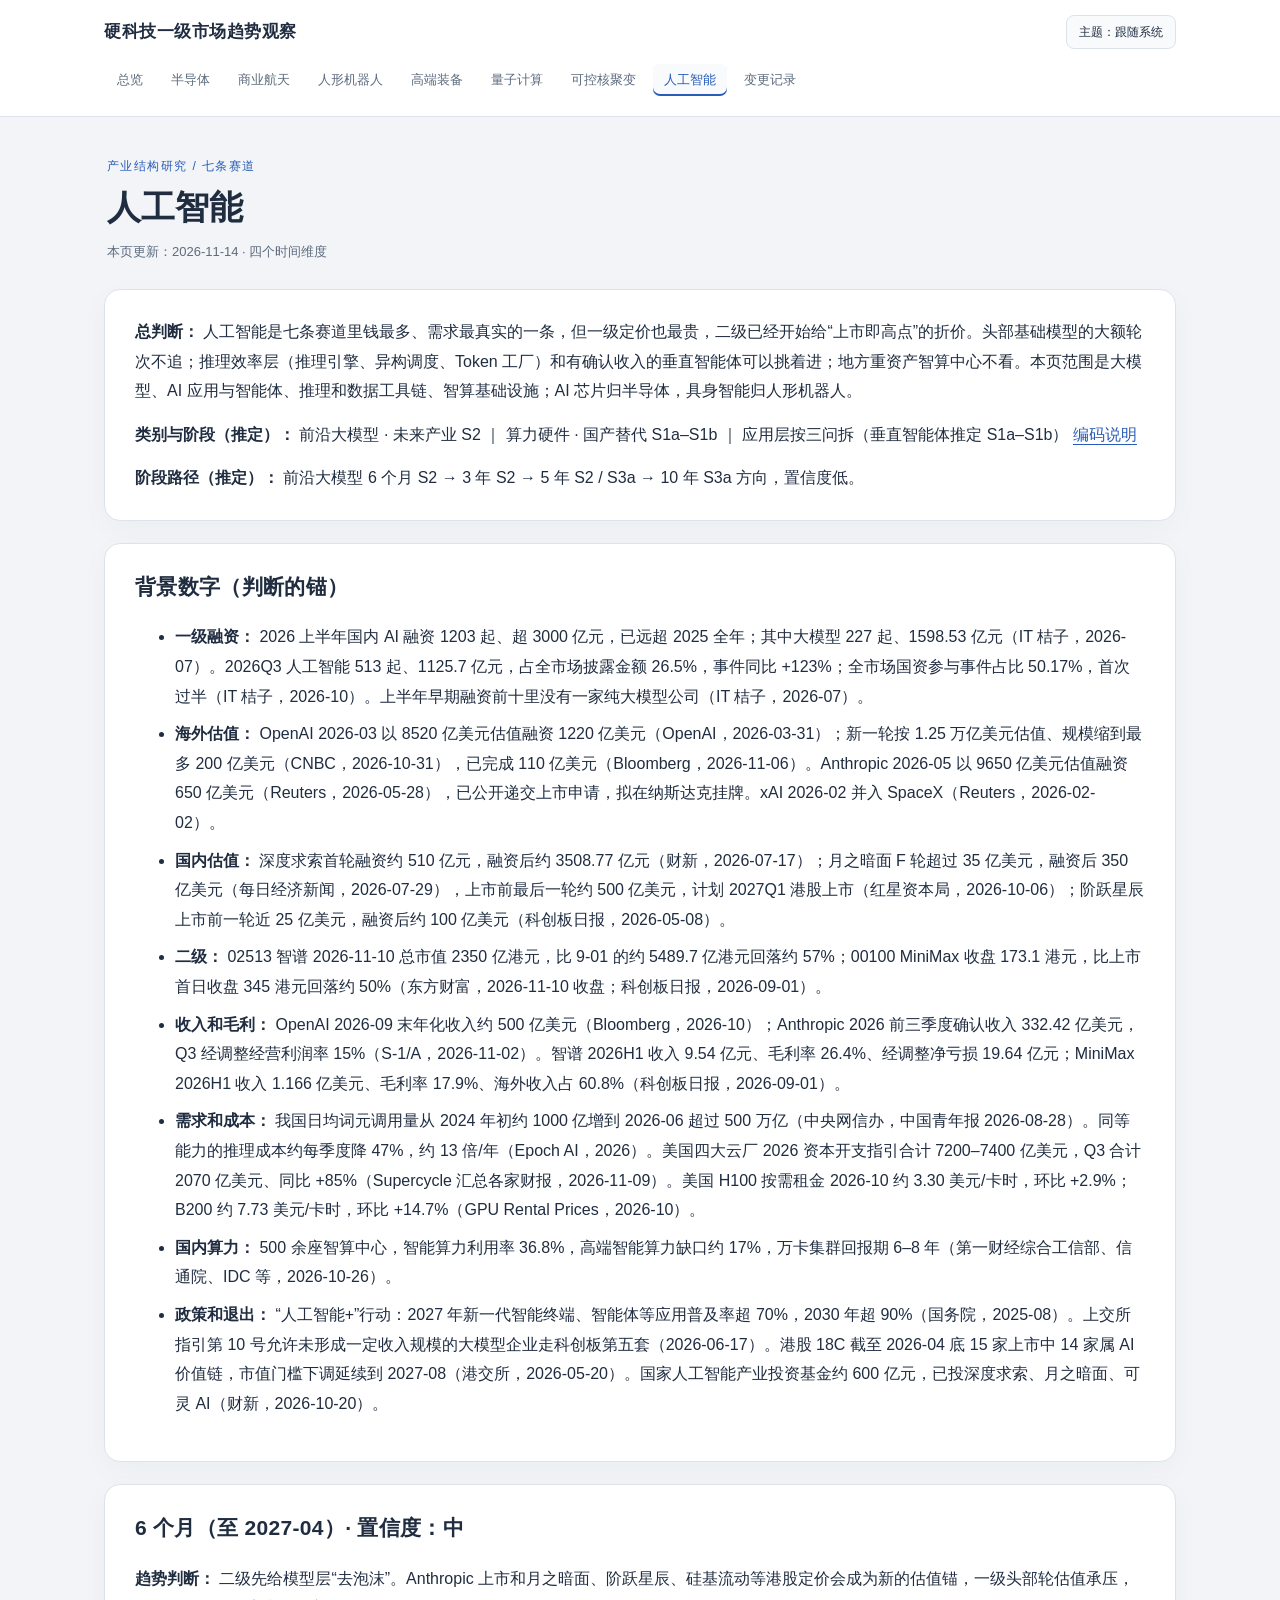
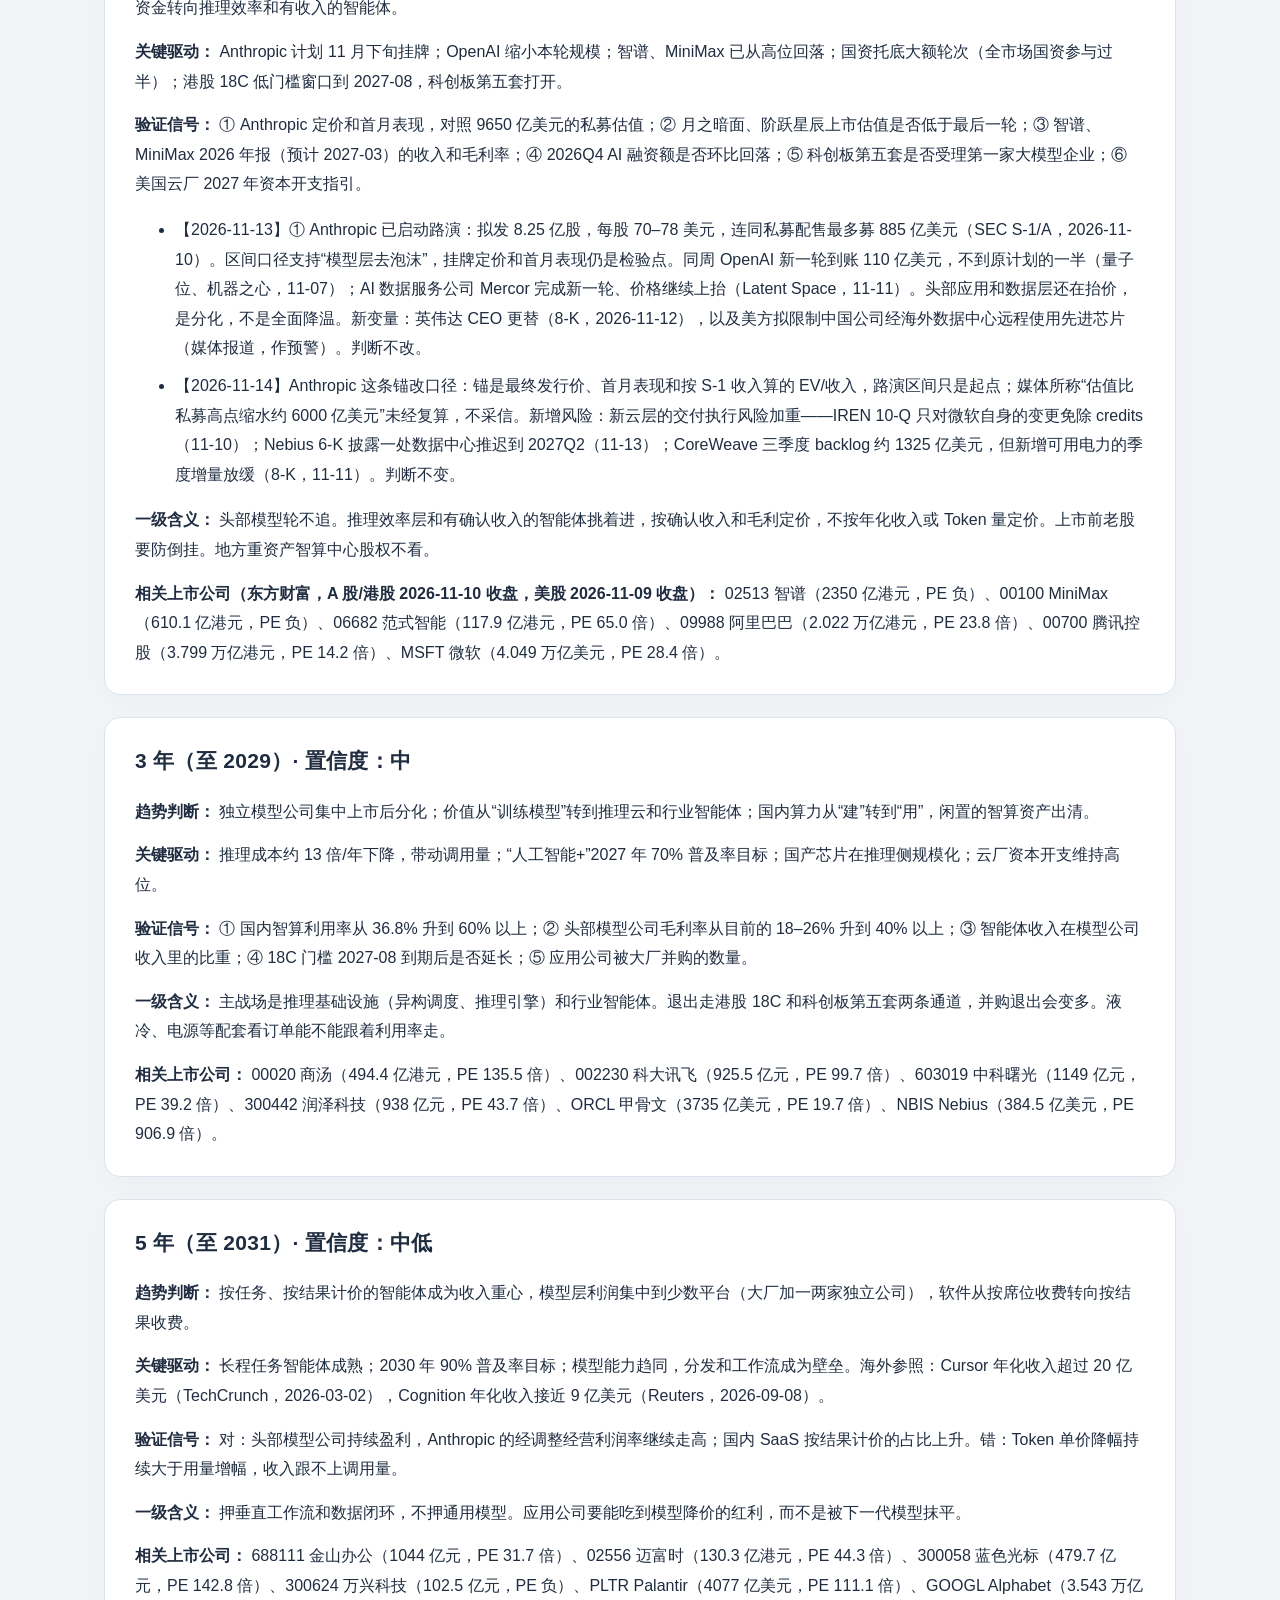
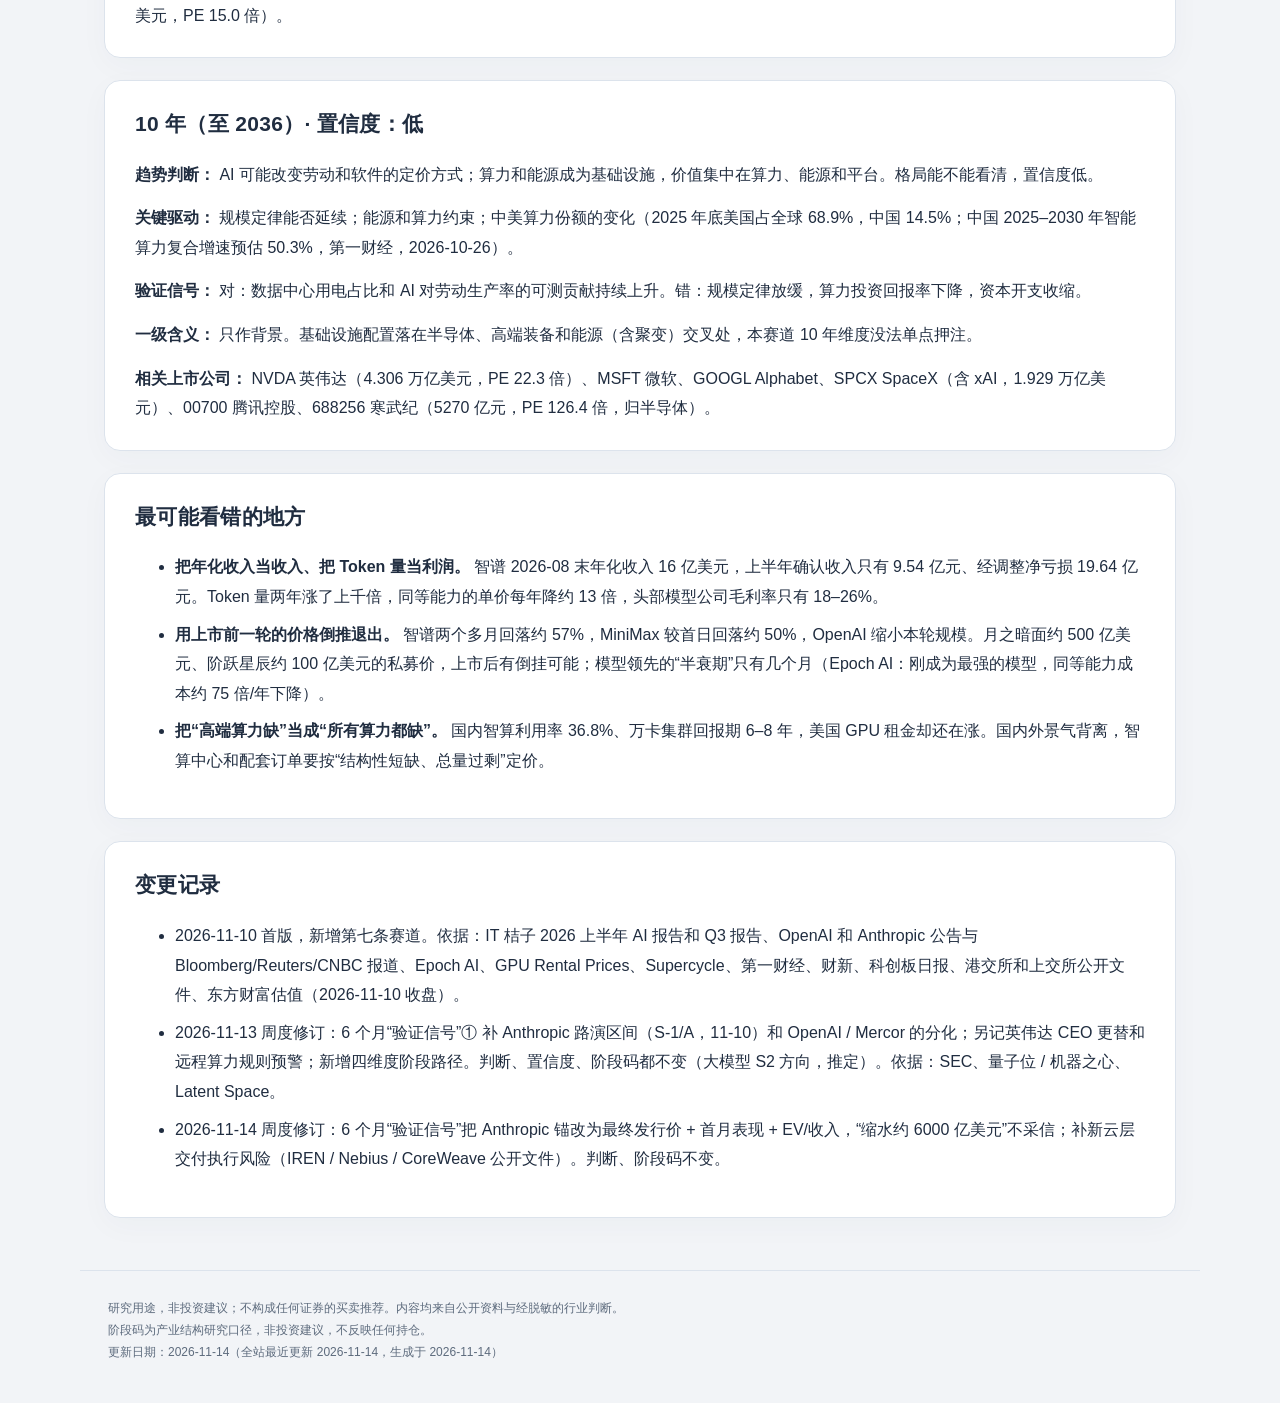
<file: docs/ai.html>
<!doctype html>
<html lang="zh-CN"><head><meta charset="utf-8">
<meta name="robots" content="noindex,nofollow">
<meta name="viewport" content="width=device-width,initial-scale=1">
<meta name="color-scheme" content="light dark">
<title>人工智能｜硬科技一级市场趋势观察</title><script>(function(){try{var t=localStorage.getItem('theme');if(t==='light'||t==='dark')document.documentElement.dataset.theme=t;}catch(e){}})();</script><link rel="stylesheet" href="style.css?v=20261112-rename1"></head>
<body><a class="skip" href="#main">跳至正文</a><header><div class="header-inner"><div class="topbar"><a class="brand" href="index.html">硬科技一级市场趋势观察</a><button id="theme-toggle" type="button" aria-label="切换浅色、深色或跟随系统主题">主题：跟随系统</button></div><nav aria-label="主导航"><a href="index.html">总览</a><a href="semiconductor.html">半导体</a><a href="space.html">商业航天</a><a href="humanoid.html">人形机器人</a><a href="equipment.html">高端装备</a><a href="quantum.html">量子计算</a><a href="fusion.html">可控核聚变</a><a href="ai.html" class="on" aria-current="page">人工智能</a><a href="changelog.html">变更记录</a></nav></div></header>
<main id="main"><div class="page-heading"><p class="eyebrow">产业结构研究 / 七条赛道</p><h1>人工智能</h1><p class="meta">本页更新：2026-11-14 · 四个时间维度</p></div><section class="card"><p><strong>总判断：</strong> 人工智能是七条赛道里钱最多、需求最真实的一条，但一级定价也最贵，二级已经开始给“上市即高点”的折价。头部基础模型的大额轮次不追；推理效率层（推理引擎、异构调度、Token 工厂）和有确认收入的垂直智能体可以挑着进；地方重资产智算中心不看。本页范围是大模型、AI 应用与智能体、推理和数据工具链、智算基础设施；AI 芯片归半导体，具身智能归人形机器人。</p>
<p><strong>类别与阶段（推定）：</strong> 前沿大模型 · 未来产业 S2 ｜ 算力硬件 · 国产替代 S1a–S1b ｜ 应用层按三问拆（垂直智能体推定 S1a–S1b） <a href="index.html#code-guide">编码说明</a></p>
<p><strong>阶段路径（推定）：</strong> 前沿大模型 6 个月 S2 → 3 年 S2 → 5 年 S2 / S3a → 10 年 S3a 方向，置信度低。</p>
</section><section class="card"><h2>背景数字（判断的锚）</h2>
<ul>
<li><strong>一级融资：</strong> 2026 上半年国内 AI 融资 1203 起、超 3000 亿元，已远超 2025 全年；其中大模型 227 起、1598.53 亿元（IT 桔子，2026-07）。2026Q3 人工智能 513 起、1125.7 亿元，占全市场披露金额 26.5%，事件同比 +123%；全市场国资参与事件占比 50.17%，首次过半（IT 桔子，2026-10）。上半年早期融资前十里没有一家纯大模型公司（IT 桔子，2026-07）。</li>
<li><strong>海外估值：</strong> OpenAI 2026-03 以 8520 亿美元估值融资 1220 亿美元（OpenAI，2026-03-31）；新一轮按 1.25 万亿美元估值、规模缩到最多 200 亿美元（CNBC，2026-10-31），已完成 110 亿美元（Bloomberg，2026-11-06）。Anthropic 2026-05 以 9650 亿美元估值融资 650 亿美元（Reuters，2026-05-28），已公开递交上市申请，拟在纳斯达克挂牌。xAI 2026-02 并入 SpaceX（Reuters，2026-02-02）。</li>
<li><strong>国内估值：</strong> 深度求索首轮融资约 510 亿元，融资后约 3508.77 亿元（财新，2026-07-17）；月之暗面 F 轮超过 35 亿美元，融资后 350 亿美元（每日经济新闻，2026-07-29），上市前最后一轮约 500 亿美元，计划 2027Q1 港股上市（红星资本局，2026-10-06）；阶跃星辰上市前一轮近 25 亿美元，融资后约 100 亿美元（科创板日报，2026-05-08）。</li>
<li><strong>二级：</strong> 02513 智谱 2026-11-10 总市值 2350 亿港元，比 9-01 的约 5489.7 亿港元回落约 57%；00100 MiniMax 收盘 173.1 港元，比上市首日收盘 345 港元回落约 50%（东方财富，2026-11-10 收盘；科创板日报，2026-09-01）。</li>
<li><strong>收入和毛利：</strong> OpenAI 2026-09 末年化收入约 500 亿美元（Bloomberg，2026-10）；Anthropic 2026 前三季度确认收入 332.42 亿美元，Q3 经调整经营利润率 15%（S-1/A，2026-11-02）。智谱 2026H1 收入 9.54 亿元、毛利率 26.4%、经调整净亏损 19.64 亿元；MiniMax 2026H1 收入 1.166 亿美元、毛利率 17.9%、海外收入占 60.8%（科创板日报，2026-09-01）。</li>
<li><strong>需求和成本：</strong> 我国日均词元调用量从 2024 年初约 1000 亿增到 2026-06 超过 500 万亿（中央网信办，中国青年报 2026-08-28）。同等能力的推理成本约每季度降 47%，约 13 倍/年（Epoch AI，2026）。美国四大云厂 2026 资本开支指引合计 7200–7400 亿美元，Q3 合计 2070 亿美元、同比 +85%（Supercycle 汇总各家财报，2026-11-09）。美国 H100 按需租金 2026-10 约 3.30 美元/卡时，环比 +2.9%；B200 约 7.73 美元/卡时，环比 +14.7%（GPU Rental Prices，2026-10）。</li>
<li><strong>国内算力：</strong> 500 余座智算中心，智能算力利用率 36.8%，高端智能算力缺口约 17%，万卡集群回报期 6–8 年（第一财经综合工信部、信通院、IDC 等，2026-10-26）。</li>
<li><strong>政策和退出：</strong> “人工智能+”行动：2027 年新一代智能终端、智能体等应用普及率超 70%，2030 年超 90%（国务院，2025-08）。上交所指引第 10 号允许未形成一定收入规模的大模型企业走科创板第五套（2026-06-17）。港股 18C 截至 2026-04 底 15 家上市中 14 家属 AI 价值链，市值门槛下调延续到 2027-08（港交所，2026-05-20）。国家人工智能产业投资基金约 600 亿元，已投深度求索、月之暗面、可灵 AI（财新，2026-10-20）。</li>
</ul>
</section><section class="card"><h2>6 个月（至 2027-04）· 置信度：中</h2>
<p><strong>趋势判断：</strong> 二级先给模型层“去泡沫”。Anthropic 上市和月之暗面、阶跃星辰、硅基流动等港股定价会成为新的估值锚，一级头部轮估值承压，资金转向推理效率和有收入的智能体。</p>
<p><strong>关键驱动：</strong> Anthropic 计划 11 月下旬挂牌；OpenAI 缩小本轮规模；智谱、MiniMax 已从高位回落；国资托底大额轮次（全市场国资参与过半）；港股 18C 低门槛窗口到 2027-08，科创板第五套打开。</p>
<p><strong>验证信号：</strong> ① Anthropic 定价和首月表现，对照 9650 亿美元的私募估值；② 月之暗面、阶跃星辰上市估值是否低于最后一轮；③ 智谱、MiniMax 2026 年报（预计 2027-03）的收入和毛利率；④ 2026Q4 AI 融资额是否环比回落；⑤ 科创板第五套是否受理第一家大模型企业；⑥ 美国云厂 2027 年资本开支指引。</p>
<ul>
<li>【2026-11-13】① Anthropic 已启动路演：拟发 8.25 亿股，每股 70–78 美元，连同私募配售最多募 885 亿美元（SEC S-1/A，2026-11-10）。区间口径支持“模型层去泡沫”，挂牌定价和首月表现仍是检验点。同周 OpenAI 新一轮到账 110 亿美元，不到原计划的一半（量子位、机器之心，11-07）；AI 数据服务公司 Mercor 完成新一轮、价格继续上抬（Latent Space，11-11）。头部应用和数据层还在抬价，是分化，不是全面降温。新变量：英伟达 CEO 更替（8-K，2026-11-12），以及美方拟限制中国公司经海外数据中心远程使用先进芯片（媒体报道，作预警）。判断不改。</li>
<li>【2026-11-14】Anthropic 这条锚改口径：锚是最终发行价、首月表现和按 S-1 收入算的 EV/收入，路演区间只是起点；媒体所称“估值比私募高点缩水约 6000 亿美元”未经复算，不采信。新增风险：新云层的交付执行风险加重——IREN 10-Q 只对微软自身的变更免除 credits（11-10）；Nebius 6-K 披露一处数据中心推迟到 2027Q2（11-13）；CoreWeave 三季度 backlog 约 1325 亿美元，但新增可用电力的季度增量放缓（8-K，11-11）。判断不变。</li>
</ul>
<p><strong>一级含义：</strong> 头部模型轮不追。推理效率层和有确认收入的智能体挑着进，按确认收入和毛利定价，不按年化收入或 Token 量定价。上市前老股要防倒挂。地方重资产智算中心股权不看。</p>
<p><strong>相关上市公司（东方财富，A 股/港股 2026-11-10 收盘，美股 2026-11-09 收盘）：</strong> 02513 智谱（2350 亿港元，PE 负）、00100 MiniMax（610.1 亿港元，PE 负）、06682 范式智能（117.9 亿港元，PE 65.0 倍）、09988 阿里巴巴（2.022 万亿港元，PE 23.8 倍）、00700 腾讯控股（3.799 万亿港元，PE 14.2 倍）、MSFT 微软（4.049 万亿美元，PE 28.4 倍）。</p>
</section><section class="card"><h2>3 年（至 2029）· 置信度：中</h2>
<p><strong>趋势判断：</strong> 独立模型公司集中上市后分化；价值从“训练模型”转到推理云和行业智能体；国内算力从“建”转到“用”，闲置的智算资产出清。</p>
<p><strong>关键驱动：</strong> 推理成本约 13 倍/年下降，带动调用量；“人工智能+”2027 年 70% 普及率目标；国产芯片在推理侧规模化；云厂资本开支维持高位。</p>
<p><strong>验证信号：</strong> ① 国内智算利用率从 36.8% 升到 60% 以上；② 头部模型公司毛利率从目前的 18–26% 升到 40% 以上；③ 智能体收入在模型公司收入里的比重；④ 18C 门槛 2027-08 到期后是否延长；⑤ 应用公司被大厂并购的数量。</p>
<p><strong>一级含义：</strong> 主战场是推理基础设施（异构调度、推理引擎）和行业智能体。退出走港股 18C 和科创板第五套两条通道，并购退出会变多。液冷、电源等配套看订单能不能跟着利用率走。</p>
<p><strong>相关上市公司：</strong> 00020 商汤（494.4 亿港元，PE 135.5 倍）、002230 科大讯飞（925.5 亿元，PE 99.7 倍）、603019 中科曙光（1149 亿元，PE 39.2 倍）、300442 润泽科技（938 亿元，PE 43.7 倍）、ORCL 甲骨文（3735 亿美元，PE 19.7 倍）、NBIS Nebius（384.5 亿美元，PE 906.9 倍）。</p>
</section><section class="card"><h2>5 年（至 2031）· 置信度：中低</h2>
<p><strong>趋势判断：</strong> 按任务、按结果计价的智能体成为收入重心，模型层利润集中到少数平台（大厂加一两家独立公司），软件从按席位收费转向按结果收费。</p>
<p><strong>关键驱动：</strong> 长程任务智能体成熟；2030 年 90% 普及率目标；模型能力趋同，分发和工作流成为壁垒。海外参照：Cursor 年化收入超过 20 亿美元（TechCrunch，2026-03-02），Cognition 年化收入接近 9 亿美元（Reuters，2026-09-08）。</p>
<p><strong>验证信号：</strong> 对：头部模型公司持续盈利，Anthropic 的经调整经营利润率继续走高；国内 SaaS 按结果计价的占比上升。错：Token 单价降幅持续大于用量增幅，收入跟不上调用量。</p>
<p><strong>一级含义：</strong> 押垂直工作流和数据闭环，不押通用模型。应用公司要能吃到模型降价的红利，而不是被下一代模型抹平。</p>
<p><strong>相关上市公司：</strong> 688111 金山办公（1044 亿元，PE 31.7 倍）、02556 迈富时（130.3 亿港元，PE 44.3 倍）、300058 蓝色光标（479.7 亿元，PE 142.8 倍）、300624 万兴科技（102.5 亿元，PE 负）、PLTR Palantir（4077 亿美元，PE 111.1 倍）、GOOGL Alphabet（3.543 万亿美元，PE 15.0 倍）。</p>
</section><section class="card"><h2>10 年（至 2036）· 置信度：低</h2>
<p><strong>趋势判断：</strong> AI 可能改变劳动和软件的定价方式；算力和能源成为基础设施，价值集中在算力、能源和平台。格局能不能看清，置信度低。</p>
<p><strong>关键驱动：</strong> 规模定律能否延续；能源和算力约束；中美算力份额的变化（2025 年底美国占全球 68.9%，中国 14.5%；中国 2025–2030 年智能算力复合增速预估 50.3%，第一财经，2026-10-26）。</p>
<p><strong>验证信号：</strong> 对：数据中心用电占比和 AI 对劳动生产率的可测贡献持续上升。错：规模定律放缓，算力投资回报率下降，资本开支收缩。</p>
<p><strong>一级含义：</strong> 只作背景。基础设施配置落在半导体、高端装备和能源（含聚变）交叉处，本赛道 10 年维度没法单点押注。</p>
<p><strong>相关上市公司：</strong> NVDA 英伟达（4.306 万亿美元，PE 22.3 倍）、MSFT 微软、GOOGL Alphabet、SPCX SpaceX（含 xAI，1.929 万亿美元）、00700 腾讯控股、688256 寒武纪（5270 亿元，PE 126.4 倍，归半导体）。</p>
</section><section class="card"><h2>最可能看错的地方</h2>
<ul>
<li><strong>把年化收入当收入、把 Token 量当利润。</strong> 智谱 2026-08 末年化收入 16 亿美元，上半年确认收入只有 9.54 亿元、经调整净亏损 19.64 亿元。Token 量两年涨了上千倍，同等能力的单价每年降约 13 倍，头部模型公司毛利率只有 18–26%。</li>
<li><strong>用上市前一轮的价格倒推退出。</strong> 智谱两个多月回落约 57%，MiniMax 较首日回落约 50%，OpenAI 缩小本轮规模。月之暗面约 500 亿美元、阶跃星辰约 100 亿美元的私募价，上市后有倒挂可能；模型领先的“半衰期”只有几个月（Epoch AI：刚成为最强的模型，同等能力成本约 75 倍/年下降）。</li>
<li><strong>把“高端算力缺”当成“所有算力都缺”。</strong> 国内智算利用率 36.8%、万卡集群回报期 6–8 年，美国 GPU 租金却还在涨。国内外景气背离，智算中心和配套订单要按“结构性短缺、总量过剩”定价。</li>
</ul></section><section class="card"><h2>变更记录</h2><ul>
<li>2026-11-10 首版，新增第七条赛道。依据：IT 桔子 2026 上半年 AI 报告和 Q3 报告、OpenAI 和 Anthropic 公告与 Bloomberg/Reuters/CNBC 报道、Epoch AI、GPU Rental Prices、Supercycle、第一财经、财新、科创板日报、港交所和上交所公开文件、东方财富估值（2026-11-10 收盘）。</li>
<li>2026-11-13 周度修订：6 个月“验证信号”① 补 Anthropic 路演区间（S-1/A，11-10）和 OpenAI / Mercor 的分化；另记英伟达 CEO 更替和远程算力规则预警；新增四维度阶段路径。判断、置信度、阶段码都不变（大模型 S2 方向，推定）。依据：SEC、量子位 / 机器之心、Latent Space。</li>
<li>2026-11-14 周度修订：6 个月“验证信号”把 Anthropic 锚改为最终发行价 + 首月表现 + EV/收入，“缩水约 6000 亿美元”不采信；补新云层交付执行风险（IREN / Nebius / CoreWeave 公开文件）。判断、阶段码不变。</li>
</ul></section></main>
<footer>研究用途，非投资建议；不构成任何证券的买卖推荐。内容均来自公开资料与经脱敏的行业判断。<br>阶段码为产业结构研究口径，非投资建议，不反映任何持仓。<br>更新日期：2026-11-14（全站最近更新 2026-11-14，生成于 2026-11-14）</footer><script>(function(){var b=document.getElementById('theme-toggle');b.addEventListener('click',function(){var r=document.documentElement,t=r.dataset.theme||'system',n=t==='system'?'light':t==='light'?'dark':'system';if(n==='system')delete r.dataset.theme;else r.dataset.theme=n;try{if(n==='system')localStorage.removeItem('theme');else localStorage.setItem('theme',n);}catch(e){}label();});function label(){var t=document.documentElement.dataset.theme||'system';b.textContent='主题：'+({system:'跟随系统',light:'浅色',dark:'深色'})[t];}label();})();</script></body></html>
</file>
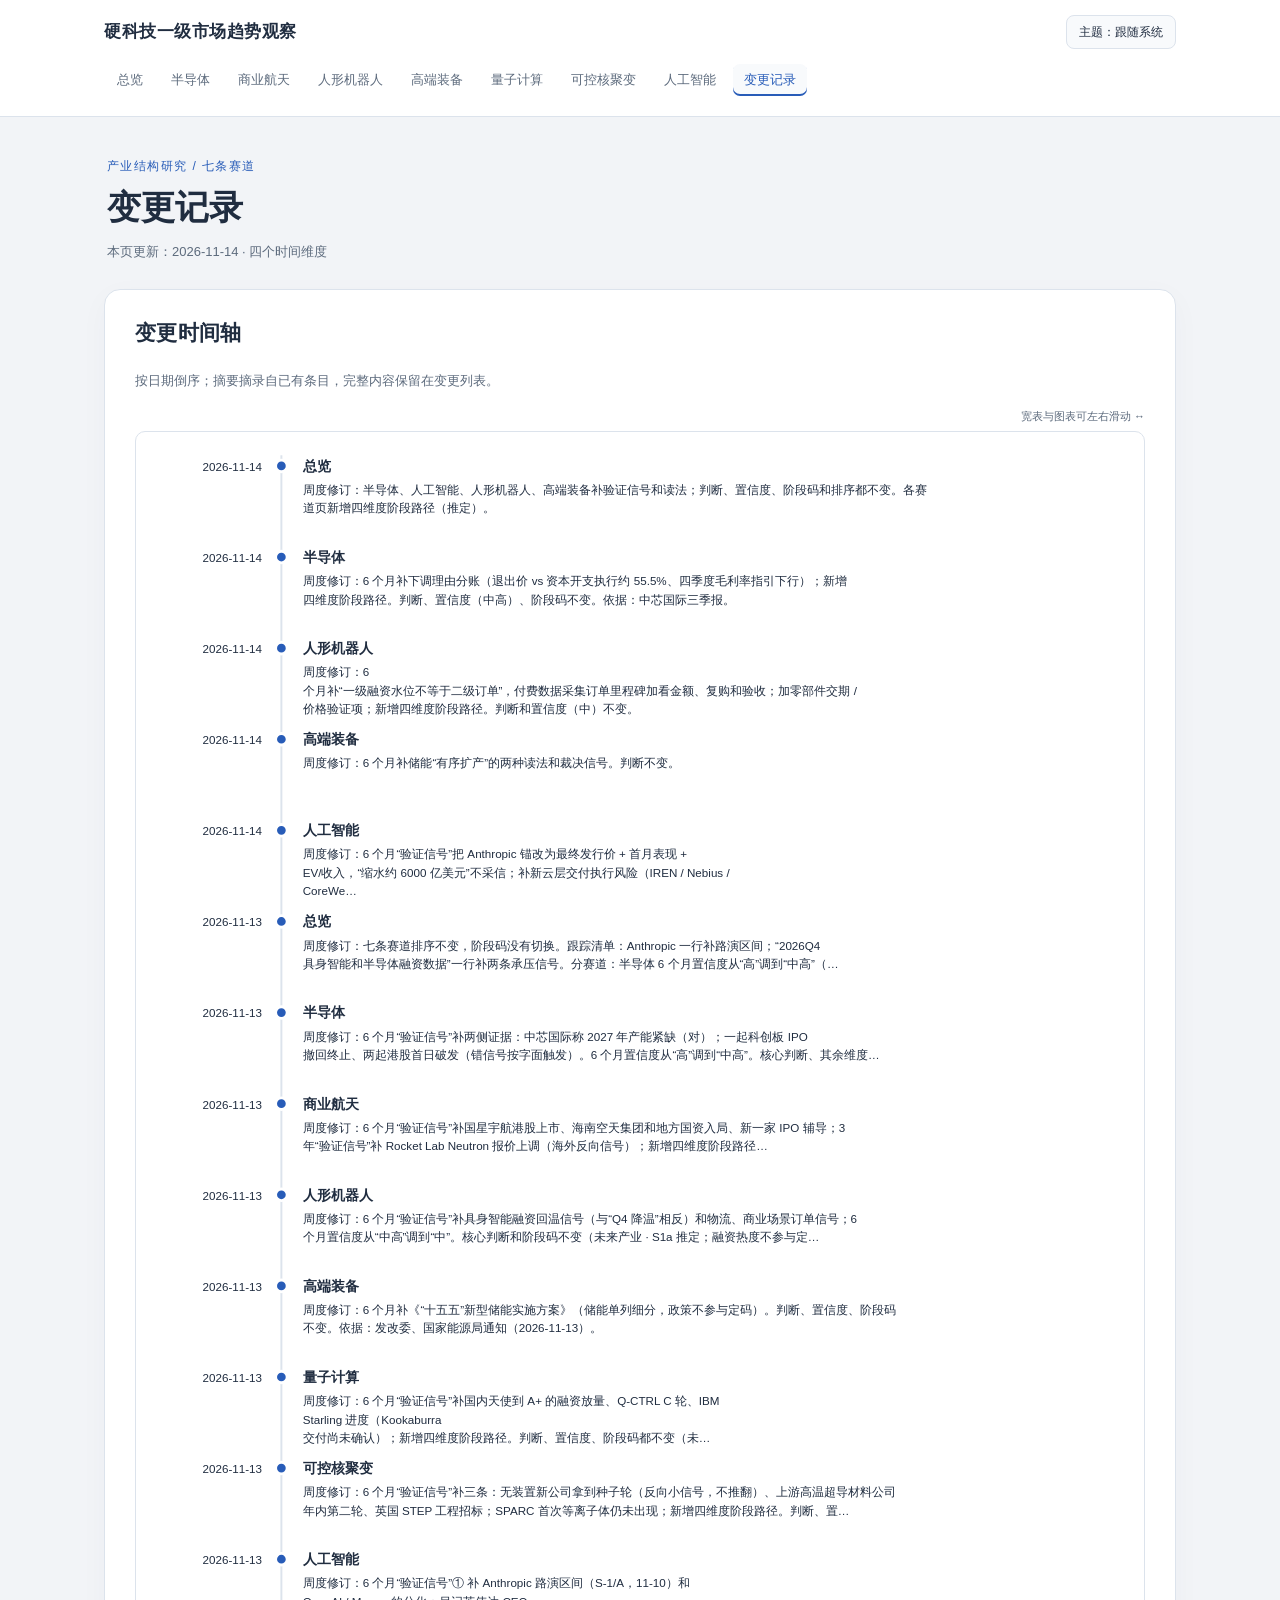
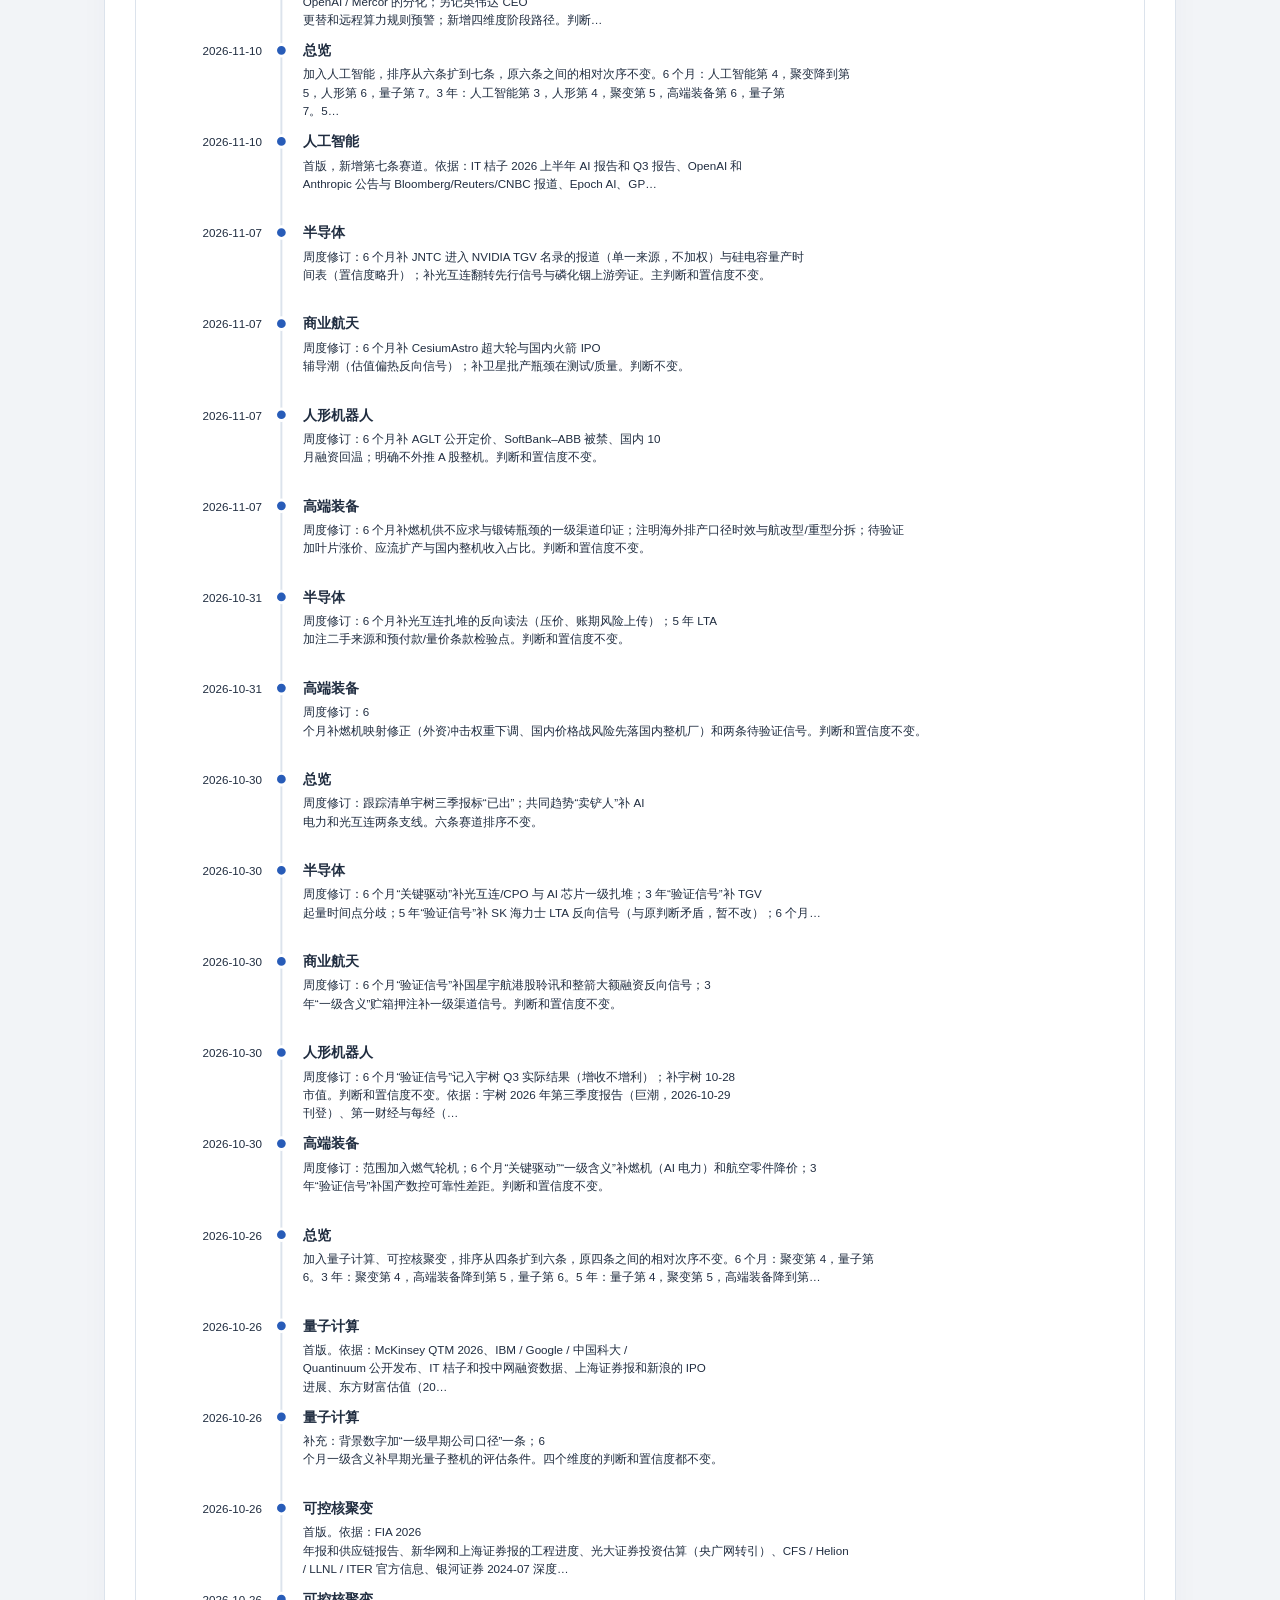
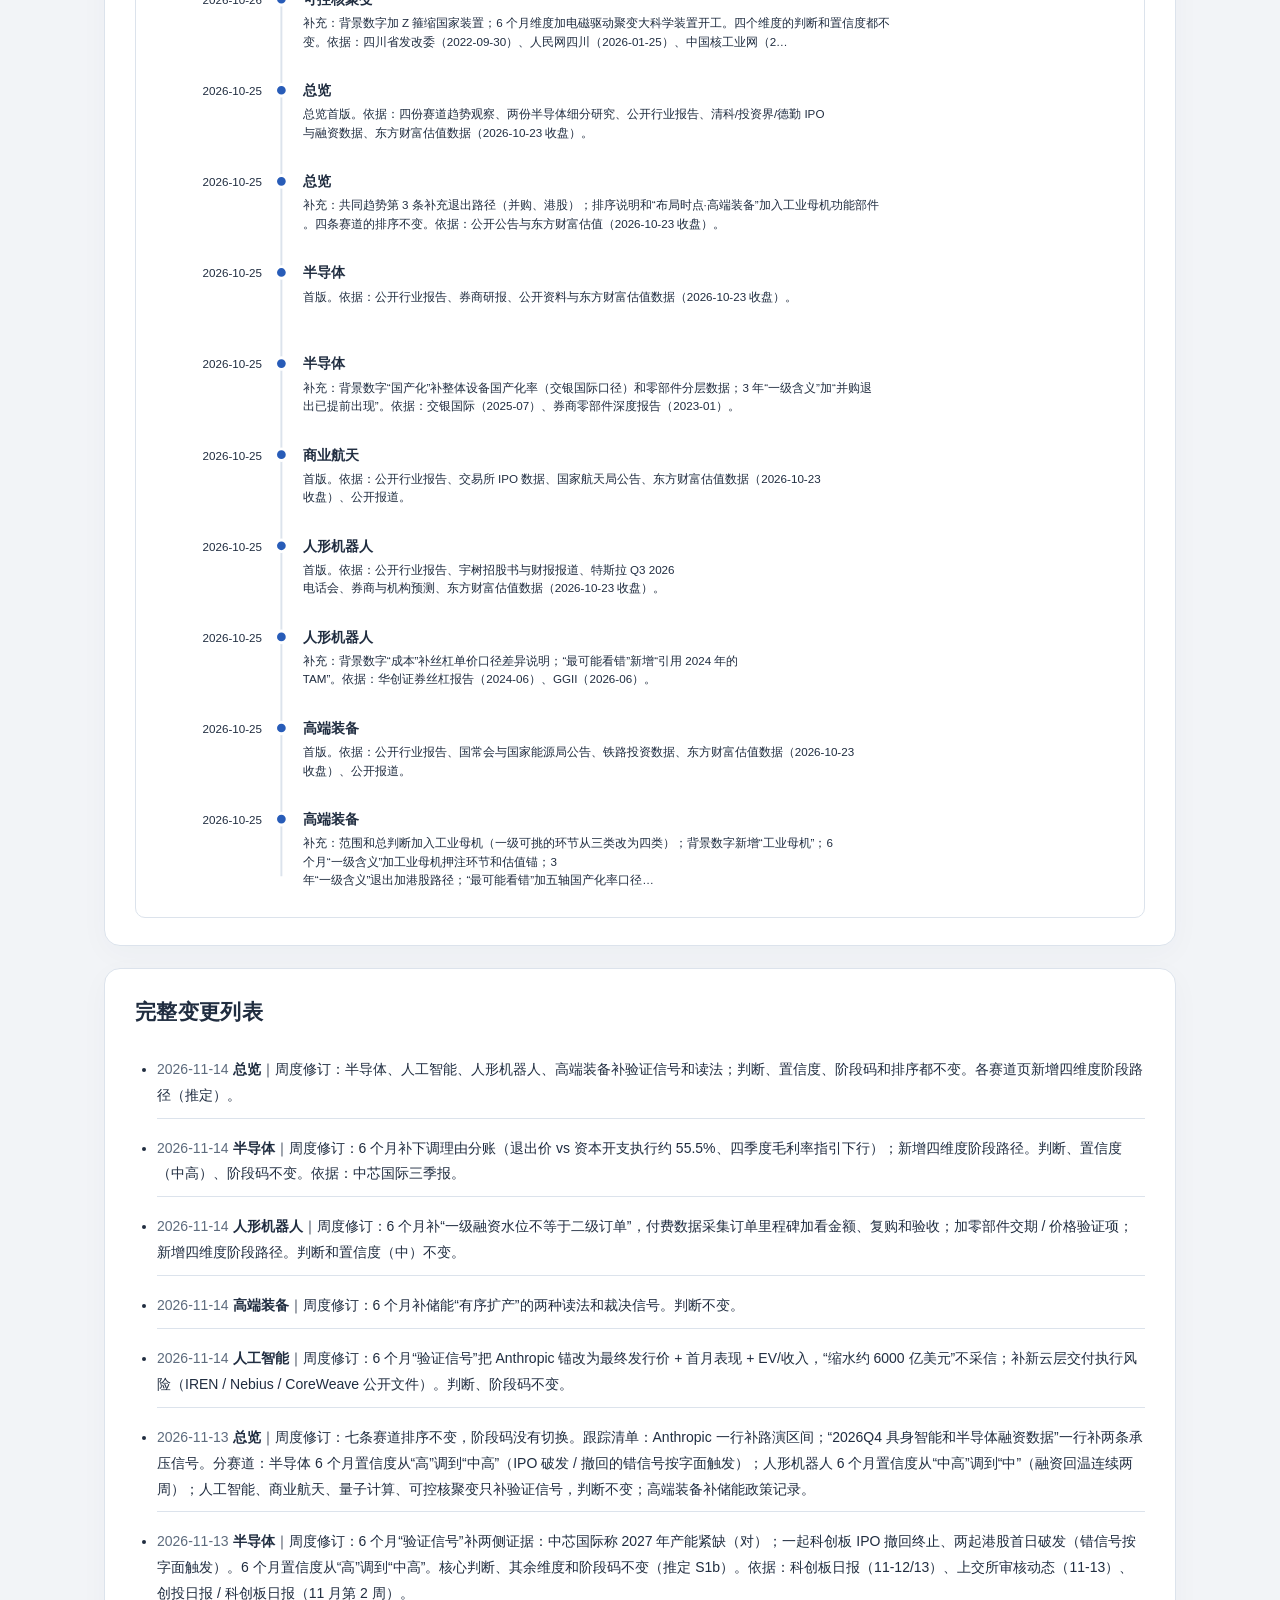
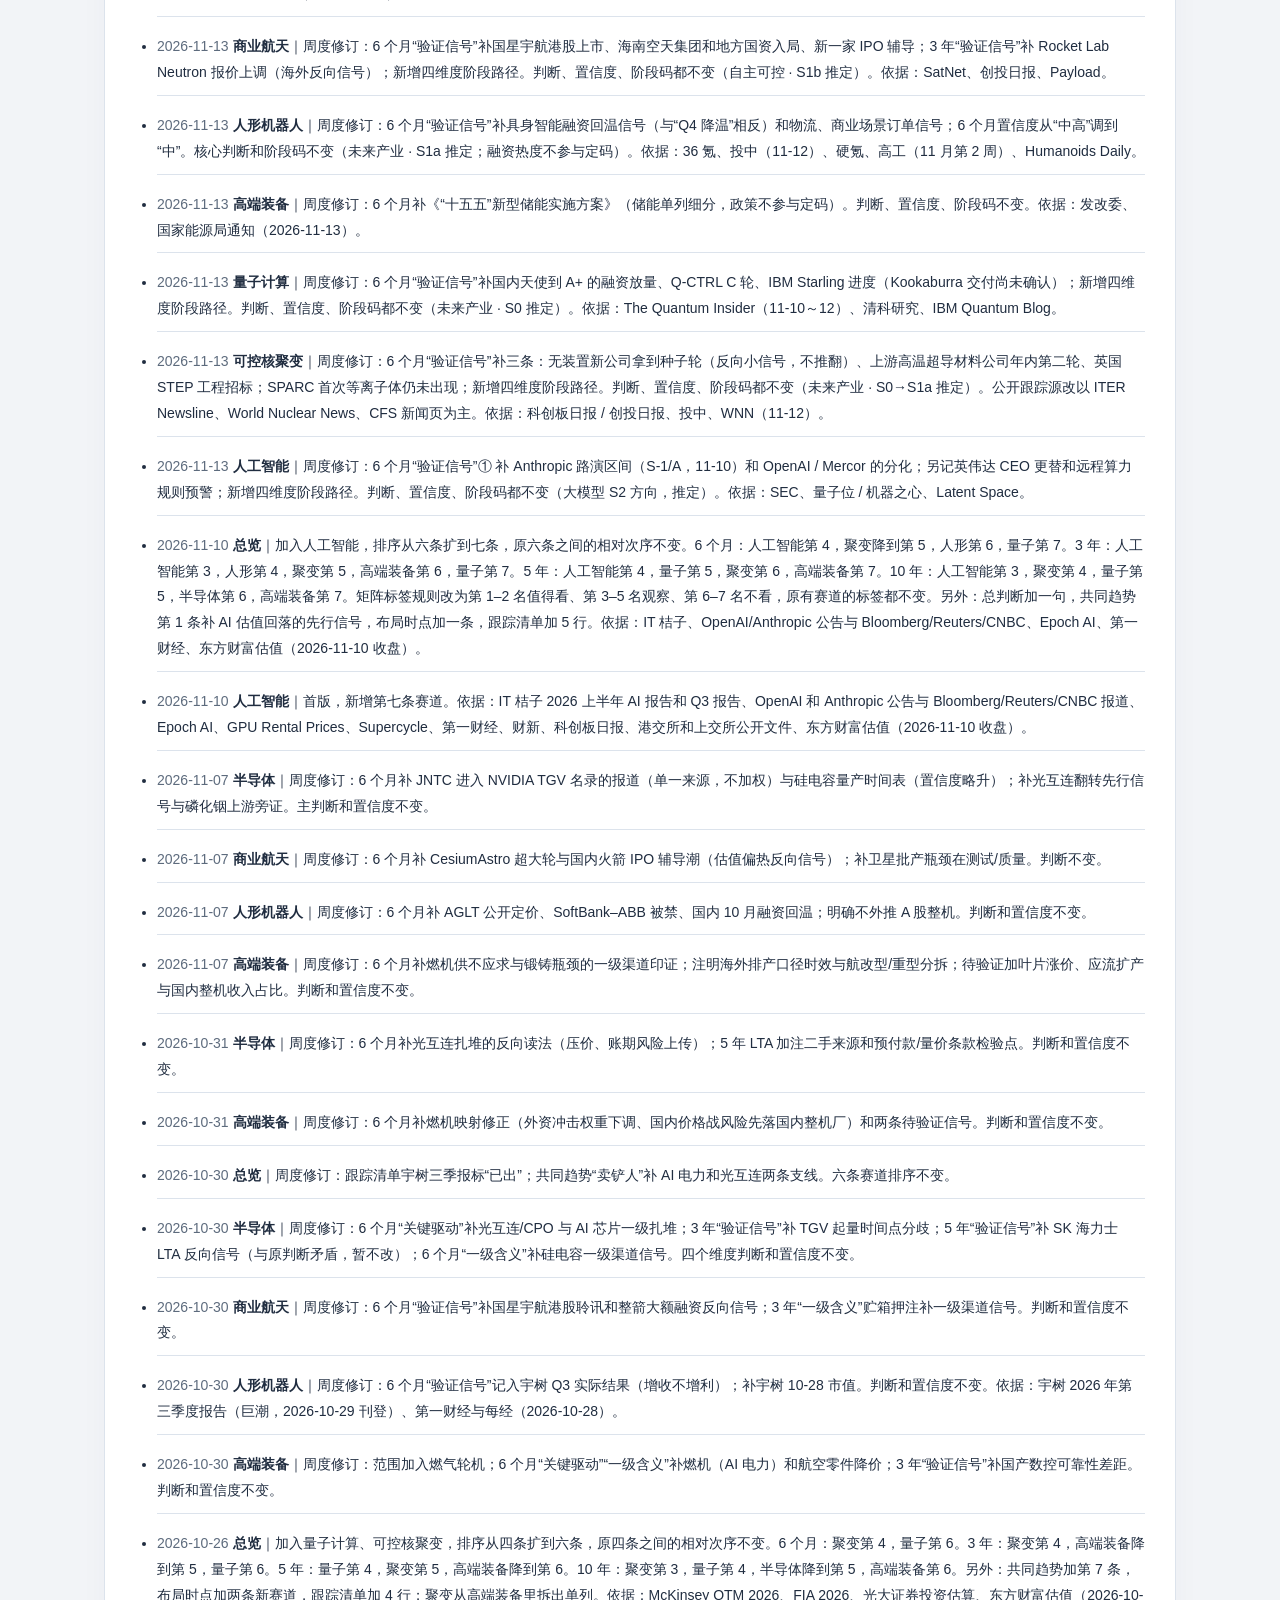
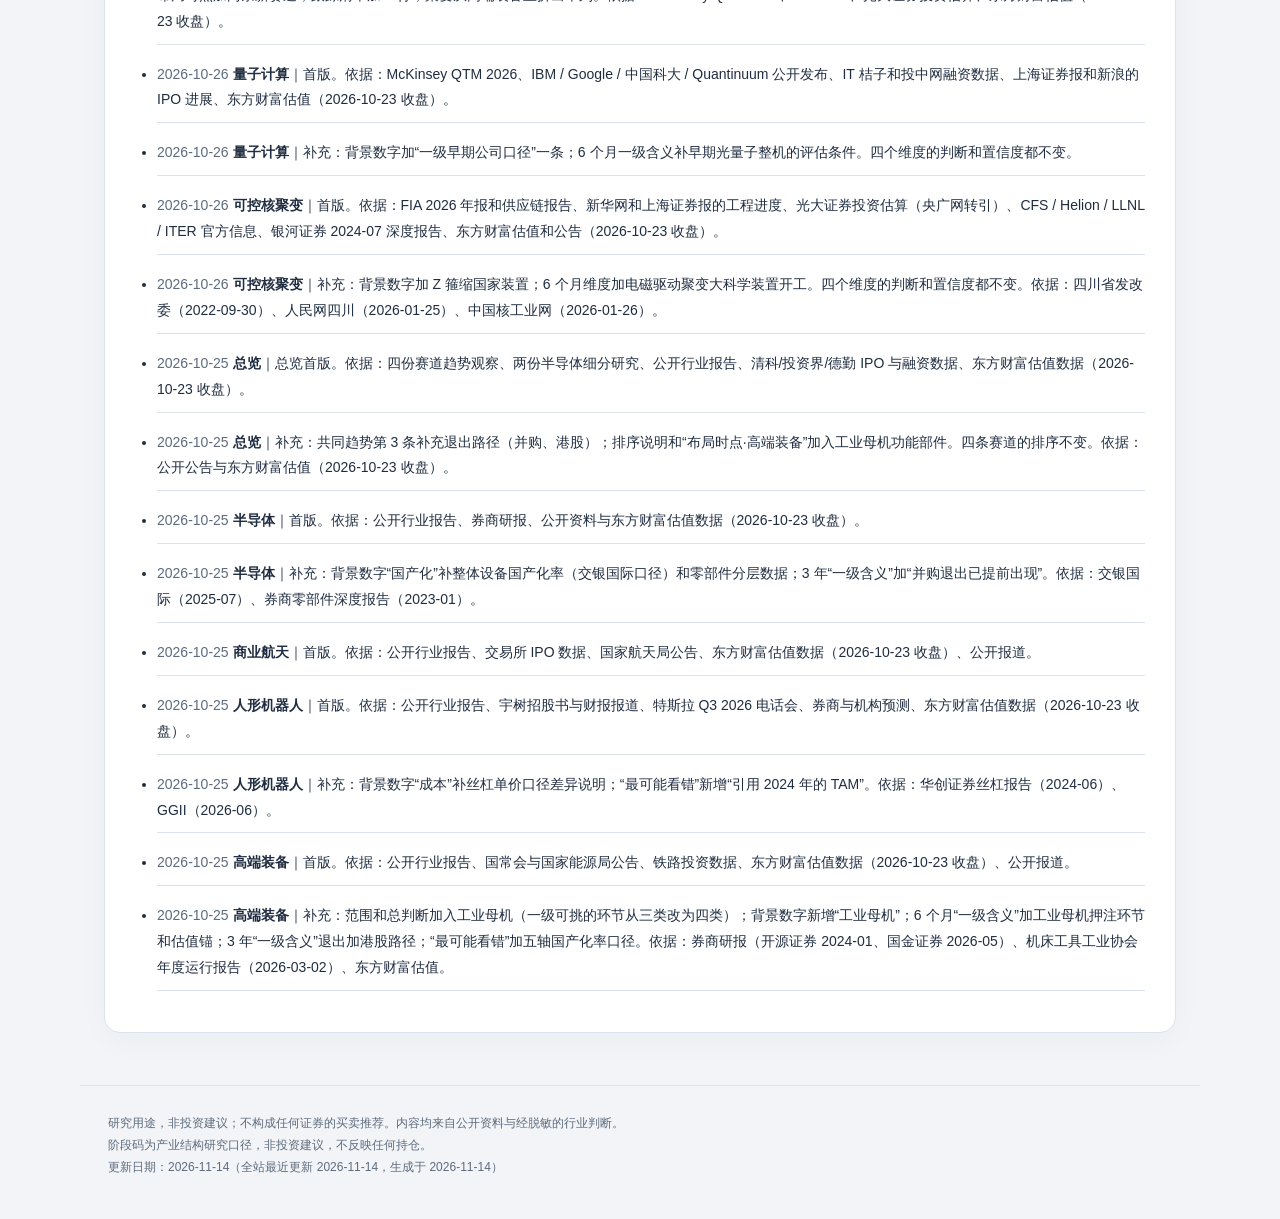
<file: docs/changelog.html>
<!doctype html>
<html lang="zh-CN"><head><meta charset="utf-8">
<meta name="robots" content="noindex,nofollow">
<meta name="viewport" content="width=device-width,initial-scale=1">
<meta name="color-scheme" content="light dark">
<title>变更记录｜硬科技一级市场趋势观察</title><script>(function(){try{var t=localStorage.getItem('theme');if(t==='light'||t==='dark')document.documentElement.dataset.theme=t;}catch(e){}})();</script><link rel="stylesheet" href="style.css?v=20261112-rename1"></head>
<body><a class="skip" href="#main">跳至正文</a><header><div class="header-inner"><div class="topbar"><a class="brand" href="index.html">硬科技一级市场趋势观察</a><button id="theme-toggle" type="button" aria-label="切换浅色、深色或跟随系统主题">主题：跟随系统</button></div><nav aria-label="主导航"><a href="index.html">总览</a><a href="semiconductor.html">半导体</a><a href="space.html">商业航天</a><a href="humanoid.html">人形机器人</a><a href="equipment.html">高端装备</a><a href="quantum.html">量子计算</a><a href="fusion.html">可控核聚变</a><a href="ai.html">人工智能</a><a href="changelog.html" class="on" aria-current="page">变更记录</a></nav></div></header>
<main id="main"><div class="page-heading"><p class="eyebrow">产业结构研究 / 七条赛道</p><h1>变更记录</h1><p class="meta">本页更新：2026-11-14 · 四个时间维度</p></div><section class="card"><h2>变更时间轴</h2><p class="note">按日期倒序；摘要摘录自已有条目，完整内容保留在变更列表。</p><p class="scroll-hint">宽表与图表可左右滑动 ↔</p><div class="tablewrap" tabindex="0" role="region" aria-label="可左右滑动的图表"><svg xmlns="http://www.w3.org/2000/svg" class="chart changelog-timeline" viewBox="0 0 1040 3802" width="1040" height="3802" role="img" aria-label="变更记录时间轴，日期和摘要均摘自原有变更条目；完整记录见下方列表"><title>变更记录时间轴，日期和摘要均摘自原有变更条目；完整记录见下方列表</title><line class="timeline-line" x1="150" y1="24" x2="150" y2="3760" fill="none" stroke="#dce3ec" stroke-width="2"/><g><title>2026-11-14 · 总览 · 周度修订：半导体、人工智能、人形机器人、高端装备补验证信号和读法；判断、置信度、阶段码和排序都不变。各赛道页新增四维度阶段路径（推定）。</title><circle class="timeline-dot" cx="150" cy="35" r="6" fill="#285cb8" stroke="#fff" stroke-width="3"/><text x="130" y="40" fill="#202d40" text-anchor="end" class="small">2026-11-14</text><text x="172" y="40" fill="#202d40" class="timeline-title">总览</text><text x="172" y="64" fill="#202d40" class="small">周度修订：半导体、人工智能、人形机器人、高端装备补验证信号和读法；判断、置信度、阶段码和排序都不变。各赛</text><text x="172" y="83" fill="#202d40" class="small">道页新增四维度阶段路径（推定）。</text></g><g><title>2026-11-14 · 半导体 · 周度修订：6 个月补下调理由分账（退出价 vs 资本开支执行约 55.5%、四季度毛利率指引下行）；新增四维度阶段路径。判断、置信度（中高）、阶段码不变。依据：中芯国际三季报。</title><circle class="timeline-dot" cx="150" cy="129" r="6" fill="#285cb8" stroke="#fff" stroke-width="3"/><text x="130" y="134" fill="#202d40" text-anchor="end" class="small">2026-11-14</text><text x="172" y="134" fill="#202d40" class="timeline-title">半导体</text><text x="172" y="158" fill="#202d40" class="small">周度修订：6 个月补下调理由分账（退出价 vs 资本开支执行约 55.5%、四季度毛利率指引下行）；新增</text><text x="172" y="177" fill="#202d40" class="small">四维度阶段路径。判断、置信度（中高）、阶段码不变。依据：中芯国际三季报。</text></g><g><title>2026-11-14 · 人形机器人 · 周度修订：6 个月补“一级融资水位不等于二级订单”，付费数据采集订单里程碑加看金额、复购和验收；加零部件交期 / 价格验证项；新增四维度阶段路径。判断和置信度（中）不变。</title><circle class="timeline-dot" cx="150" cy="223" r="6" fill="#285cb8" stroke="#fff" stroke-width="3"/><text x="130" y="228" fill="#202d40" text-anchor="end" class="small">2026-11-14</text><text x="172" y="228" fill="#202d40" class="timeline-title">人形机器人</text><text x="172" y="252" fill="#202d40" class="small">周度修订：6</text><text x="172" y="271" fill="#202d40" class="small">个月补“一级融资水位不等于二级订单”，付费数据采集订单里程碑加看金额、复购和验收；加零部件交期 /</text><text x="172" y="290" fill="#202d40" class="small">价格验证项；新增四维度阶段路径。判断和置信度（中）不变。</text></g><g><title>2026-11-14 · 高端装备 · 周度修订：6 个月补储能“有序扩产”的两种读法和裁决信号。判断不变。</title><circle class="timeline-dot" cx="150" cy="317" r="6" fill="#285cb8" stroke="#fff" stroke-width="3"/><text x="130" y="322" fill="#202d40" text-anchor="end" class="small">2026-11-14</text><text x="172" y="322" fill="#202d40" class="timeline-title">高端装备</text><text x="172" y="346" fill="#202d40" class="small">周度修订：6 个月补储能“有序扩产”的两种读法和裁决信号。判断不变。</text></g><g><title>2026-11-14 · 人工智能 · 周度修订：6 个月“验证信号”把 Anthropic 锚改为最终发行价 + 首月表现 + EV/收入，“缩水约 6000 亿美元”不采信；补新云层交付执行风险（IREN / Nebius / CoreWeave 公开文件）。判断、阶段码不变。</title><circle class="timeline-dot" cx="150" cy="411" r="6" fill="#285cb8" stroke="#fff" stroke-width="3"/><text x="130" y="416" fill="#202d40" text-anchor="end" class="small">2026-11-14</text><text x="172" y="416" fill="#202d40" class="timeline-title">人工智能</text><text x="172" y="440" fill="#202d40" class="small">周度修订：6 个月“验证信号”把 Anthropic 锚改为最终发行价 + 首月表现 +</text><text x="172" y="459" fill="#202d40" class="small">EV/收入，“缩水约 6000 亿美元”不采信；补新云层交付执行风险（IREN / Nebius /</text><text x="172" y="478" fill="#202d40" class="small">CoreWe…</text></g><g><title>2026-11-13 · 总览 · 周度修订：七条赛道排序不变，阶段码没有切换。跟踪清单：Anthropic 一行补路演区间；“2026Q4 具身智能和半导体融资数据”一行补两条承压信号。分赛道：半导体 6 个月置信度从“高”调到“中高”（IPO 破发 / 撤回的错信号按字面触发）；人形机器人 6 个月置信度从“中高”调到“中”（融资回温连续两周）；人工智能、商业航天、量子计算、可控核聚变只补验证信号，判断不变；高端装备补储能政策记录。</title><circle class="timeline-dot" cx="150" cy="505" r="6" fill="#285cb8" stroke="#fff" stroke-width="3"/><text x="130" y="510" fill="#202d40" text-anchor="end" class="small">2026-11-13</text><text x="172" y="510" fill="#202d40" class="timeline-title">总览</text><text x="172" y="534" fill="#202d40" class="small">周度修订：七条赛道排序不变，阶段码没有切换。跟踪清单：Anthropic 一行补路演区间；“2026Q4</text><text x="172" y="553" fill="#202d40" class="small">具身智能和半导体融资数据”一行补两条承压信号。分赛道：半导体 6 个月置信度从“高”调到“中高”（…</text></g><g><title>2026-11-13 · 半导体 · 周度修订：6 个月“验证信号”补两侧证据：中芯国际称 2027 年产能紧缺（对）；一起科创板 IPO 撤回终止、两起港股首日破发（错信号按字面触发）。6 个月置信度从“高”调到“中高”。核心判断、其余维度和阶段码不变（推定 S1b）。依据：科创板日报（11-12/13）、上交所审核动态（11-13）、创投日报 / 科创板日报（11 月第 2 周）。</title><circle class="timeline-dot" cx="150" cy="599" r="6" fill="#285cb8" stroke="#fff" stroke-width="3"/><text x="130" y="604" fill="#202d40" text-anchor="end" class="small">2026-11-13</text><text x="172" y="604" fill="#202d40" class="timeline-title">半导体</text><text x="172" y="628" fill="#202d40" class="small">周度修订：6 个月“验证信号”补两侧证据：中芯国际称 2027 年产能紧缺（对）；一起科创板 IPO</text><text x="172" y="647" fill="#202d40" class="small">撤回终止、两起港股首日破发（错信号按字面触发）。6 个月置信度从“高”调到“中高”。核心判断、其余维度…</text></g><g><title>2026-11-13 · 商业航天 · 周度修订：6 个月“验证信号”补国星宇航港股上市、海南空天集团和地方国资入局、新一家 IPO 辅导；3 年“验证信号”补 Rocket Lab Neutron 报价上调（海外反向信号）；新增四维度阶段路径。判断、置信度、阶段码都不变（自主可控 · S1b 推定）。依据：SatNet、创投日报、Payload。</title><circle class="timeline-dot" cx="150" cy="693" r="6" fill="#285cb8" stroke="#fff" stroke-width="3"/><text x="130" y="698" fill="#202d40" text-anchor="end" class="small">2026-11-13</text><text x="172" y="698" fill="#202d40" class="timeline-title">商业航天</text><text x="172" y="722" fill="#202d40" class="small">周度修订：6 个月“验证信号”补国星宇航港股上市、海南空天集团和地方国资入局、新一家 IPO 辅导；3</text><text x="172" y="741" fill="#202d40" class="small">年“验证信号”补 Rocket Lab Neutron 报价上调（海外反向信号）；新增四维度阶段路径…</text></g><g><title>2026-11-13 · 人形机器人 · 周度修订：6 个月“验证信号”补具身智能融资回温信号（与“Q4 降温”相反）和物流、商业场景订单信号；6 个月置信度从“中高”调到“中”。核心判断和阶段码不变（未来产业 · S1a 推定；融资热度不参与定码）。依据：36 氪、投中（11-12）、硬氪、高工（11 月第 2 周）、Humanoids Daily。</title><circle class="timeline-dot" cx="150" cy="787" r="6" fill="#285cb8" stroke="#fff" stroke-width="3"/><text x="130" y="792" fill="#202d40" text-anchor="end" class="small">2026-11-13</text><text x="172" y="792" fill="#202d40" class="timeline-title">人形机器人</text><text x="172" y="816" fill="#202d40" class="small">周度修订：6 个月“验证信号”补具身智能融资回温信号（与“Q4 降温”相反）和物流、商业场景订单信号；6</text><text x="172" y="835" fill="#202d40" class="small">个月置信度从“中高”调到“中”。核心判断和阶段码不变（未来产业 · S1a 推定；融资热度不参与定…</text></g><g><title>2026-11-13 · 高端装备 · 周度修订：6 个月补《“十五五”新型储能实施方案》（储能单列细分，政策不参与定码）。判断、置信度、阶段码不变。依据：发改委、国家能源局通知（2026-11-13）。</title><circle class="timeline-dot" cx="150" cy="881" r="6" fill="#285cb8" stroke="#fff" stroke-width="3"/><text x="130" y="886" fill="#202d40" text-anchor="end" class="small">2026-11-13</text><text x="172" y="886" fill="#202d40" class="timeline-title">高端装备</text><text x="172" y="910" fill="#202d40" class="small">周度修订：6 个月补《“十五五”新型储能实施方案》（储能单列细分，政策不参与定码）。判断、置信度、阶段码</text><text x="172" y="929" fill="#202d40" class="small">不变。依据：发改委、国家能源局通知（2026-11-13）。</text></g><g><title>2026-11-13 · 量子计算 · 周度修订：6 个月“验证信号”补国内天使到 A+ 的融资放量、Q-CTRL C 轮、IBM Starling 进度（Kookaburra 交付尚未确认）；新增四维度阶段路径。判断、置信度、阶段码都不变（未来产业 · S0 推定）。依据：The Quantum Insider（11-10～12）、清科研究、IBM Quantum Blog。</title><circle class="timeline-dot" cx="150" cy="975" r="6" fill="#285cb8" stroke="#fff" stroke-width="3"/><text x="130" y="980" fill="#202d40" text-anchor="end" class="small">2026-11-13</text><text x="172" y="980" fill="#202d40" class="timeline-title">量子计算</text><text x="172" y="1004" fill="#202d40" class="small">周度修订：6 个月“验证信号”补国内天使到 A+ 的融资放量、Q-CTRL C 轮、IBM</text><text x="172" y="1023" fill="#202d40" class="small">Starling 进度（Kookaburra</text><text x="172" y="1042" fill="#202d40" class="small">交付尚未确认）；新增四维度阶段路径。判断、置信度、阶段码都不变（未…</text></g><g><title>2026-11-13 · 可控核聚变 · 周度修订：6 个月“验证信号”补三条：无装置新公司拿到种子轮（反向小信号，不推翻）、上游高温超导材料公司年内第二轮、英国 STEP 工程招标；SPARC 首次等离子体仍未出现；新增四维度阶段路径。判断、置信度、阶段码都不变（未来产业 · S0→S1a 推定）。公开跟踪源改以 ITER Newsline、World Nuclear News、CFS 新闻页为主。依据：科创板日报 / 创投日报、投中、WNN（11-12）。</title><circle class="timeline-dot" cx="150" cy="1069" r="6" fill="#285cb8" stroke="#fff" stroke-width="3"/><text x="130" y="1074" fill="#202d40" text-anchor="end" class="small">2026-11-13</text><text x="172" y="1074" fill="#202d40" class="timeline-title">可控核聚变</text><text x="172" y="1098" fill="#202d40" class="small">周度修订：6 个月“验证信号”补三条：无装置新公司拿到种子轮（反向小信号，不推翻）、上游高温超导材料公司</text><text x="172" y="1117" fill="#202d40" class="small">年内第二轮、英国 STEP 工程招标；SPARC 首次等离子体仍未出现；新增四维度阶段路径。判断、置…</text></g><g><title>2026-11-13 · 人工智能 · 周度修订：6 个月“验证信号”① 补 Anthropic 路演区间（S-1/A，11-10）和 OpenAI / Mercor 的分化；另记英伟达 CEO 更替和远程算力规则预警；新增四维度阶段路径。判断、置信度、阶段码都不变（大模型 S2 方向，推定）。依据：SEC、量子位 / 机器之心、Latent Space。</title><circle class="timeline-dot" cx="150" cy="1163" r="6" fill="#285cb8" stroke="#fff" stroke-width="3"/><text x="130" y="1168" fill="#202d40" text-anchor="end" class="small">2026-11-13</text><text x="172" y="1168" fill="#202d40" class="timeline-title">人工智能</text><text x="172" y="1192" fill="#202d40" class="small">周度修订：6 个月“验证信号”① 补 Anthropic 路演区间（S-1/A，11-10）和</text><text x="172" y="1211" fill="#202d40" class="small">OpenAI / Mercor 的分化；另记英伟达 CEO</text><text x="172" y="1230" fill="#202d40" class="small">更替和远程算力规则预警；新增四维度阶段路径。判断…</text></g><g><title>2026-11-10 · 总览 · 加入人工智能，排序从六条扩到七条，原六条之间的相对次序不变。6 个月：人工智能第 4，聚变降到第 5，人形第 6，量子第 7。3 年：人工智能第 3，人形第 4，聚变第 5，高端装备第 6，量子第 7。5 年：人工智能第 4，量子第 5，聚变第 6，高端装备第 7。10 年：人工智能第 3，聚变第 4，量子第 5，半导体第 6，高端装备第 7。矩阵标签规则改为第 1–2 名值得看、第 3–5 名观察、第 6–7 名不看，原有赛道的标签都不变。另外：总判断加一句，共同趋势第 1 条补 AI 估值回落的先行信号，布局时点加一条，跟踪清单加 5 行。依据：IT 桔子、OpenAI/Anthropic 公告与 Bloomberg/Reuters/CNBC、Epoch AI、第一财经、东方财富估值（2026-11-10 收盘）。</title><circle class="timeline-dot" cx="150" cy="1257" r="6" fill="#285cb8" stroke="#fff" stroke-width="3"/><text x="130" y="1262" fill="#202d40" text-anchor="end" class="small">2026-11-10</text><text x="172" y="1262" fill="#202d40" class="timeline-title">总览</text><text x="172" y="1286" fill="#202d40" class="small">加入人工智能，排序从六条扩到七条，原六条之间的相对次序不变。6 个月：人工智能第 4，聚变降到第</text><text x="172" y="1305" fill="#202d40" class="small">5，人形第 6，量子第 7。3 年：人工智能第 3，人形第 4，聚变第 5，高端装备第 6，量子第</text><text x="172" y="1324" fill="#202d40" class="small">7。5…</text></g><g><title>2026-11-10 · 人工智能 · 首版，新增第七条赛道。依据：IT 桔子 2026 上半年 AI 报告和 Q3 报告、OpenAI 和 Anthropic 公告与 Bloomberg/Reuters/CNBC 报道、Epoch AI、GPU Rental Prices、Supercycle、第一财经、财新、科创板日报、港交所和上交所公开文件、东方财富估值（2026-11-10 收盘）。</title><circle class="timeline-dot" cx="150" cy="1351" r="6" fill="#285cb8" stroke="#fff" stroke-width="3"/><text x="130" y="1356" fill="#202d40" text-anchor="end" class="small">2026-11-10</text><text x="172" y="1356" fill="#202d40" class="timeline-title">人工智能</text><text x="172" y="1380" fill="#202d40" class="small">首版，新增第七条赛道。依据：IT 桔子 2026 上半年 AI 报告和 Q3 报告、OpenAI 和</text><text x="172" y="1399" fill="#202d40" class="small">Anthropic 公告与 Bloomberg/Reuters/CNBC 报道、Epoch AI、GP…</text></g><g><title>2026-11-07 · 半导体 · 周度修订：6 个月补 JNTC 进入 NVIDIA TGV 名录的报道（单一来源，不加权）与硅电容量产时间表（置信度略升）；补光互连翻转先行信号与磷化铟上游旁证。主判断和置信度不变。</title><circle class="timeline-dot" cx="150" cy="1445" r="6" fill="#285cb8" stroke="#fff" stroke-width="3"/><text x="130" y="1450" fill="#202d40" text-anchor="end" class="small">2026-11-07</text><text x="172" y="1450" fill="#202d40" class="timeline-title">半导体</text><text x="172" y="1474" fill="#202d40" class="small">周度修订：6 个月补 JNTC 进入 NVIDIA TGV 名录的报道（单一来源，不加权）与硅电容量产时</text><text x="172" y="1493" fill="#202d40" class="small">间表（置信度略升）；补光互连翻转先行信号与磷化铟上游旁证。主判断和置信度不变。</text></g><g><title>2026-11-07 · 商业航天 · 周度修订：6 个月补 CesiumAstro 超大轮与国内火箭 IPO 辅导潮（估值偏热反向信号）；补卫星批产瓶颈在测试/质量。判断不变。</title><circle class="timeline-dot" cx="150" cy="1539" r="6" fill="#285cb8" stroke="#fff" stroke-width="3"/><text x="130" y="1544" fill="#202d40" text-anchor="end" class="small">2026-11-07</text><text x="172" y="1544" fill="#202d40" class="timeline-title">商业航天</text><text x="172" y="1568" fill="#202d40" class="small">周度修订：6 个月补 CesiumAstro 超大轮与国内火箭 IPO</text><text x="172" y="1587" fill="#202d40" class="small">辅导潮（估值偏热反向信号）；补卫星批产瓶颈在测试/质量。判断不变。</text></g><g><title>2026-11-07 · 人形机器人 · 周度修订：6 个月补 AGLT 公开定价、SoftBank–ABB 被禁、国内 10 月融资回温；明确不外推 A 股整机。判断和置信度不变。</title><circle class="timeline-dot" cx="150" cy="1633" r="6" fill="#285cb8" stroke="#fff" stroke-width="3"/><text x="130" y="1638" fill="#202d40" text-anchor="end" class="small">2026-11-07</text><text x="172" y="1638" fill="#202d40" class="timeline-title">人形机器人</text><text x="172" y="1662" fill="#202d40" class="small">周度修订：6 个月补 AGLT 公开定价、SoftBank–ABB 被禁、国内 10</text><text x="172" y="1681" fill="#202d40" class="small">月融资回温；明确不外推 A 股整机。判断和置信度不变。</text></g><g><title>2026-11-07 · 高端装备 · 周度修订：6 个月补燃机供不应求与锻铸瓶颈的一级渠道印证；注明海外排产口径时效与航改型/重型分拆；待验证加叶片涨价、应流扩产与国内整机收入占比。判断和置信度不变。</title><circle class="timeline-dot" cx="150" cy="1727" r="6" fill="#285cb8" stroke="#fff" stroke-width="3"/><text x="130" y="1732" fill="#202d40" text-anchor="end" class="small">2026-11-07</text><text x="172" y="1732" fill="#202d40" class="timeline-title">高端装备</text><text x="172" y="1756" fill="#202d40" class="small">周度修订：6 个月补燃机供不应求与锻铸瓶颈的一级渠道印证；注明海外排产口径时效与航改型/重型分拆；待验证</text><text x="172" y="1775" fill="#202d40" class="small">加叶片涨价、应流扩产与国内整机收入占比。判断和置信度不变。</text></g><g><title>2026-10-31 · 半导体 · 周度修订：6 个月补光互连扎堆的反向读法（压价、账期风险上传）；5 年 LTA 加注二手来源和预付款/量价条款检验点。判断和置信度不变。</title><circle class="timeline-dot" cx="150" cy="1821" r="6" fill="#285cb8" stroke="#fff" stroke-width="3"/><text x="130" y="1826" fill="#202d40" text-anchor="end" class="small">2026-10-31</text><text x="172" y="1826" fill="#202d40" class="timeline-title">半导体</text><text x="172" y="1850" fill="#202d40" class="small">周度修订：6 个月补光互连扎堆的反向读法（压价、账期风险上传）；5 年 LTA</text><text x="172" y="1869" fill="#202d40" class="small">加注二手来源和预付款/量价条款检验点。判断和置信度不变。</text></g><g><title>2026-10-31 · 高端装备 · 周度修订：6 个月补燃机映射修正（外资冲击权重下调、国内价格战风险先落国内整机厂）和两条待验证信号。判断和置信度不变。</title><circle class="timeline-dot" cx="150" cy="1915" r="6" fill="#285cb8" stroke="#fff" stroke-width="3"/><text x="130" y="1920" fill="#202d40" text-anchor="end" class="small">2026-10-31</text><text x="172" y="1920" fill="#202d40" class="timeline-title">高端装备</text><text x="172" y="1944" fill="#202d40" class="small">周度修订：6</text><text x="172" y="1963" fill="#202d40" class="small">个月补燃机映射修正（外资冲击权重下调、国内价格战风险先落国内整机厂）和两条待验证信号。判断和置信度不变。</text></g><g><title>2026-10-30 · 总览 · 周度修订：跟踪清单宇树三季报标“已出”；共同趋势“卖铲人”补 AI 电力和光互连两条支线。六条赛道排序不变。</title><circle class="timeline-dot" cx="150" cy="2009" r="6" fill="#285cb8" stroke="#fff" stroke-width="3"/><text x="130" y="2014" fill="#202d40" text-anchor="end" class="small">2026-10-30</text><text x="172" y="2014" fill="#202d40" class="timeline-title">总览</text><text x="172" y="2038" fill="#202d40" class="small">周度修订：跟踪清单宇树三季报标“已出”；共同趋势“卖铲人”补 AI</text><text x="172" y="2057" fill="#202d40" class="small">电力和光互连两条支线。六条赛道排序不变。</text></g><g><title>2026-10-30 · 半导体 · 周度修订：6 个月“关键驱动”补光互连/CPO 与 AI 芯片一级扎堆；3 年“验证信号”补 TGV 起量时间点分歧；5 年“验证信号”补 SK 海力士 LTA 反向信号（与原判断矛盾，暂不改）；6 个月“一级含义”补硅电容一级渠道信号。四个维度判断和置信度不变。</title><circle class="timeline-dot" cx="150" cy="2103" r="6" fill="#285cb8" stroke="#fff" stroke-width="3"/><text x="130" y="2108" fill="#202d40" text-anchor="end" class="small">2026-10-30</text><text x="172" y="2108" fill="#202d40" class="timeline-title">半导体</text><text x="172" y="2132" fill="#202d40" class="small">周度修订：6 个月“关键驱动”补光互连/CPO 与 AI 芯片一级扎堆；3 年“验证信号”补 TGV</text><text x="172" y="2151" fill="#202d40" class="small">起量时间点分歧；5 年“验证信号”补 SK 海力士 LTA 反向信号（与原判断矛盾，暂不改）；6 个月…</text></g><g><title>2026-10-30 · 商业航天 · 周度修订：6 个月“验证信号”补国星宇航港股聆讯和整箭大额融资反向信号；3 年“一级含义”贮箱押注补一级渠道信号。判断和置信度不变。</title><circle class="timeline-dot" cx="150" cy="2197" r="6" fill="#285cb8" stroke="#fff" stroke-width="3"/><text x="130" y="2202" fill="#202d40" text-anchor="end" class="small">2026-10-30</text><text x="172" y="2202" fill="#202d40" class="timeline-title">商业航天</text><text x="172" y="2226" fill="#202d40" class="small">周度修订：6 个月“验证信号”补国星宇航港股聆讯和整箭大额融资反向信号；3</text><text x="172" y="2245" fill="#202d40" class="small">年“一级含义”贮箱押注补一级渠道信号。判断和置信度不变。</text></g><g><title>2026-10-30 · 人形机器人 · 周度修订：6 个月“验证信号”记入宇树 Q3 实际结果（增收不增利）；补宇树 10-28 市值。判断和置信度不变。依据：宇树 2026 年第三季度报告（巨潮，2026-10-29 刊登）、第一财经与每经（2026-10-28）。</title><circle class="timeline-dot" cx="150" cy="2291" r="6" fill="#285cb8" stroke="#fff" stroke-width="3"/><text x="130" y="2296" fill="#202d40" text-anchor="end" class="small">2026-10-30</text><text x="172" y="2296" fill="#202d40" class="timeline-title">人形机器人</text><text x="172" y="2320" fill="#202d40" class="small">周度修订：6 个月“验证信号”记入宇树 Q3 实际结果（增收不增利）；补宇树 10-28</text><text x="172" y="2339" fill="#202d40" class="small">市值。判断和置信度不变。依据：宇树 2026 年第三季度报告（巨潮，2026-10-29</text><text x="172" y="2358" fill="#202d40" class="small">刊登）、第一财经与每经（…</text></g><g><title>2026-10-30 · 高端装备 · 周度修订：范围加入燃气轮机；6 个月“关键驱动”“一级含义”补燃机（AI 电力）和航空零件降价；3 年“验证信号”补国产数控可靠性差距。判断和置信度不变。</title><circle class="timeline-dot" cx="150" cy="2385" r="6" fill="#285cb8" stroke="#fff" stroke-width="3"/><text x="130" y="2390" fill="#202d40" text-anchor="end" class="small">2026-10-30</text><text x="172" y="2390" fill="#202d40" class="timeline-title">高端装备</text><text x="172" y="2414" fill="#202d40" class="small">周度修订：范围加入燃气轮机；6 个月“关键驱动”“一级含义”补燃机（AI 电力）和航空零件降价；3</text><text x="172" y="2433" fill="#202d40" class="small">年“验证信号”补国产数控可靠性差距。判断和置信度不变。</text></g><g><title>2026-10-26 · 总览 · 加入量子计算、可控核聚变，排序从四条扩到六条，原四条之间的相对次序不变。6 个月：聚变第 4，量子第 6。3 年：聚变第 4，高端装备降到第 5，量子第 6。5 年：量子第 4，聚变第 5，高端装备降到第 6。10 年：聚变第 3，量子第 4，半导体降到第 5，高端装备第 6。另外：共同趋势加第 7 条，布局时点加两条新赛道，跟踪清单加 4 行；聚变从高端装备里拆出单列。依据：McKinsey QTM 2026、FIA 2026、光大证券投资估算、东方财富估值（2026-10-23 收盘）。</title><circle class="timeline-dot" cx="150" cy="2479" r="6" fill="#285cb8" stroke="#fff" stroke-width="3"/><text x="130" y="2484" fill="#202d40" text-anchor="end" class="small">2026-10-26</text><text x="172" y="2484" fill="#202d40" class="timeline-title">总览</text><text x="172" y="2508" fill="#202d40" class="small">加入量子计算、可控核聚变，排序从四条扩到六条，原四条之间的相对次序不变。6 个月：聚变第 4，量子第</text><text x="172" y="2527" fill="#202d40" class="small">6。3 年：聚变第 4，高端装备降到第 5，量子第 6。5 年：量子第 4，聚变第 5，高端装备降到第…</text></g><g><title>2026-10-26 · 量子计算 · 首版。依据：McKinsey QTM 2026、IBM / Google / 中国科大 / Quantinuum 公开发布、IT 桔子和投中网融资数据、上海证券报和新浪的 IPO 进展、东方财富估值（2026-10-23 收盘）。</title><circle class="timeline-dot" cx="150" cy="2573" r="6" fill="#285cb8" stroke="#fff" stroke-width="3"/><text x="130" y="2578" fill="#202d40" text-anchor="end" class="small">2026-10-26</text><text x="172" y="2578" fill="#202d40" class="timeline-title">量子计算</text><text x="172" y="2602" fill="#202d40" class="small">首版。依据：McKinsey QTM 2026、IBM / Google / 中国科大 /</text><text x="172" y="2621" fill="#202d40" class="small">Quantinuum 公开发布、IT 桔子和投中网融资数据、上海证券报和新浪的 IPO</text><text x="172" y="2640" fill="#202d40" class="small">进展、东方财富估值（20…</text></g><g><title>2026-10-26 · 量子计算 · 补充：背景数字加“一级早期公司口径”一条；6 个月一级含义补早期光量子整机的评估条件。四个维度的判断和置信度都不变。</title><circle class="timeline-dot" cx="150" cy="2667" r="6" fill="#285cb8" stroke="#fff" stroke-width="3"/><text x="130" y="2672" fill="#202d40" text-anchor="end" class="small">2026-10-26</text><text x="172" y="2672" fill="#202d40" class="timeline-title">量子计算</text><text x="172" y="2696" fill="#202d40" class="small">补充：背景数字加“一级早期公司口径”一条；6</text><text x="172" y="2715" fill="#202d40" class="small">个月一级含义补早期光量子整机的评估条件。四个维度的判断和置信度都不变。</text></g><g><title>2026-10-26 · 可控核聚变 · 首版。依据：FIA 2026 年报和供应链报告、新华网和上海证券报的工程进度、光大证券投资估算（央广网转引）、CFS / Helion / LLNL / ITER 官方信息、银河证券 2024-07 深度报告、东方财富估值和公告（2026-10-23 收盘）。</title><circle class="timeline-dot" cx="150" cy="2761" r="6" fill="#285cb8" stroke="#fff" stroke-width="3"/><text x="130" y="2766" fill="#202d40" text-anchor="end" class="small">2026-10-26</text><text x="172" y="2766" fill="#202d40" class="timeline-title">可控核聚变</text><text x="172" y="2790" fill="#202d40" class="small">首版。依据：FIA 2026</text><text x="172" y="2809" fill="#202d40" class="small">年报和供应链报告、新华网和上海证券报的工程进度、光大证券投资估算（央广网转引）、CFS / Helion</text><text x="172" y="2828" fill="#202d40" class="small">/ LLNL / ITER 官方信息、银河证券 2024-07 深度…</text></g><g><title>2026-10-26 · 可控核聚变 · 补充：背景数字加 Z 箍缩国家装置；6 个月维度加电磁驱动聚变大科学装置开工。四个维度的判断和置信度都不变。依据：四川省发改委（2022-09-30）、人民网四川（2026-01-25）、中国核工业网（2026-01-26）。</title><circle class="timeline-dot" cx="150" cy="2855" r="6" fill="#285cb8" stroke="#fff" stroke-width="3"/><text x="130" y="2860" fill="#202d40" text-anchor="end" class="small">2026-10-26</text><text x="172" y="2860" fill="#202d40" class="timeline-title">可控核聚变</text><text x="172" y="2884" fill="#202d40" class="small">补充：背景数字加 Z 箍缩国家装置；6 个月维度加电磁驱动聚变大科学装置开工。四个维度的判断和置信度都不</text><text x="172" y="2903" fill="#202d40" class="small">变。依据：四川省发改委（2022-09-30）、人民网四川（2026-01-25）、中国核工业网（2…</text></g><g><title>2026-10-25 · 总览 · 总览首版。依据：四份赛道趋势观察、两份半导体细分研究、公开行业报告、清科/投资界/德勤 IPO 与融资数据、东方财富估值数据（2026-10-23 收盘）。</title><circle class="timeline-dot" cx="150" cy="2949" r="6" fill="#285cb8" stroke="#fff" stroke-width="3"/><text x="130" y="2954" fill="#202d40" text-anchor="end" class="small">2026-10-25</text><text x="172" y="2954" fill="#202d40" class="timeline-title">总览</text><text x="172" y="2978" fill="#202d40" class="small">总览首版。依据：四份赛道趋势观察、两份半导体细分研究、公开行业报告、清科/投资界/德勤 IPO</text><text x="172" y="2997" fill="#202d40" class="small">与融资数据、东方财富估值数据（2026-10-23 收盘）。</text></g><g><title>2026-10-25 · 总览 · 补充：共同趋势第 3 条补充退出路径（并购、港股）；排序说明和“布局时点·高端装备”加入工业母机功能部件。四条赛道的排序不变。依据：公开公告与东方财富估值（2026-10-23 收盘）。</title><circle class="timeline-dot" cx="150" cy="3043" r="6" fill="#285cb8" stroke="#fff" stroke-width="3"/><text x="130" y="3048" fill="#202d40" text-anchor="end" class="small">2026-10-25</text><text x="172" y="3048" fill="#202d40" class="timeline-title">总览</text><text x="172" y="3072" fill="#202d40" class="small">补充：共同趋势第 3 条补充退出路径（并购、港股）；排序说明和“布局时点·高端装备”加入工业母机功能部件</text><text x="172" y="3091" fill="#202d40" class="small">。四条赛道的排序不变。依据：公开公告与东方财富估值（2026-10-23 收盘）。</text></g><g><title>2026-10-25 · 半导体 · 首版。依据：公开行业报告、券商研报、公开资料与东方财富估值数据（2026-10-23 收盘）。</title><circle class="timeline-dot" cx="150" cy="3137" r="6" fill="#285cb8" stroke="#fff" stroke-width="3"/><text x="130" y="3142" fill="#202d40" text-anchor="end" class="small">2026-10-25</text><text x="172" y="3142" fill="#202d40" class="timeline-title">半导体</text><text x="172" y="3166" fill="#202d40" class="small">首版。依据：公开行业报告、券商研报、公开资料与东方财富估值数据（2026-10-23 收盘）。</text></g><g><title>2026-10-25 · 半导体 · 补充：背景数字“国产化”补整体设备国产化率（交银国际口径）和零部件分层数据；3 年“一级含义”加“并购退出已提前出现”。依据：交银国际（2025-07）、券商零部件深度报告（2023-01）。</title><circle class="timeline-dot" cx="150" cy="3231" r="6" fill="#285cb8" stroke="#fff" stroke-width="3"/><text x="130" y="3236" fill="#202d40" text-anchor="end" class="small">2026-10-25</text><text x="172" y="3236" fill="#202d40" class="timeline-title">半导体</text><text x="172" y="3260" fill="#202d40" class="small">补充：背景数字“国产化”补整体设备国产化率（交银国际口径）和零部件分层数据；3 年“一级含义”加“并购退</text><text x="172" y="3279" fill="#202d40" class="small">出已提前出现”。依据：交银国际（2025-07）、券商零部件深度报告（2023-01）。</text></g><g><title>2026-10-25 · 商业航天 · 首版。依据：公开行业报告、交易所 IPO 数据、国家航天局公告、东方财富估值数据（2026-10-23 收盘）、公开报道。</title><circle class="timeline-dot" cx="150" cy="3325" r="6" fill="#285cb8" stroke="#fff" stroke-width="3"/><text x="130" y="3330" fill="#202d40" text-anchor="end" class="small">2026-10-25</text><text x="172" y="3330" fill="#202d40" class="timeline-title">商业航天</text><text x="172" y="3354" fill="#202d40" class="small">首版。依据：公开行业报告、交易所 IPO 数据、国家航天局公告、东方财富估值数据（2026-10-23</text><text x="172" y="3373" fill="#202d40" class="small">收盘）、公开报道。</text></g><g><title>2026-10-25 · 人形机器人 · 首版。依据：公开行业报告、宇树招股书与财报报道、特斯拉 Q3 2026 电话会、券商与机构预测、东方财富估值数据（2026-10-23 收盘）。</title><circle class="timeline-dot" cx="150" cy="3419" r="6" fill="#285cb8" stroke="#fff" stroke-width="3"/><text x="130" y="3424" fill="#202d40" text-anchor="end" class="small">2026-10-25</text><text x="172" y="3424" fill="#202d40" class="timeline-title">人形机器人</text><text x="172" y="3448" fill="#202d40" class="small">首版。依据：公开行业报告、宇树招股书与财报报道、特斯拉 Q3 2026</text><text x="172" y="3467" fill="#202d40" class="small">电话会、券商与机构预测、东方财富估值数据（2026-10-23 收盘）。</text></g><g><title>2026-10-25 · 人形机器人 · 补充：背景数字“成本”补丝杠单价口径差异说明；“最可能看错”新增“引用 2024 年的 TAM”。依据：华创证券丝杠报告（2024-06）、GGII（2026-06）。</title><circle class="timeline-dot" cx="150" cy="3513" r="6" fill="#285cb8" stroke="#fff" stroke-width="3"/><text x="130" y="3518" fill="#202d40" text-anchor="end" class="small">2026-10-25</text><text x="172" y="3518" fill="#202d40" class="timeline-title">人形机器人</text><text x="172" y="3542" fill="#202d40" class="small">补充：背景数字“成本”补丝杠单价口径差异说明；“最可能看错”新增“引用 2024 年的</text><text x="172" y="3561" fill="#202d40" class="small">TAM”。依据：华创证券丝杠报告（2024-06）、GGII（2026-06）。</text></g><g><title>2026-10-25 · 高端装备 · 首版。依据：公开行业报告、国常会与国家能源局公告、铁路投资数据、东方财富估值数据（2026-10-23 收盘）、公开报道。</title><circle class="timeline-dot" cx="150" cy="3607" r="6" fill="#285cb8" stroke="#fff" stroke-width="3"/><text x="130" y="3612" fill="#202d40" text-anchor="end" class="small">2026-10-25</text><text x="172" y="3612" fill="#202d40" class="timeline-title">高端装备</text><text x="172" y="3636" fill="#202d40" class="small">首版。依据：公开行业报告、国常会与国家能源局公告、铁路投资数据、东方财富估值数据（2026-10-23</text><text x="172" y="3655" fill="#202d40" class="small">收盘）、公开报道。</text></g><g><title>2026-10-25 · 高端装备 · 补充：范围和总判断加入工业母机（一级可挑的环节从三类改为四类）；背景数字新增“工业母机”；6 个月“一级含义”加工业母机押注环节和估值锚；3 年“一级含义”退出加港股路径；“最可能看错”加五轴国产化率口径。依据：券商研报（开源证券 2024-01、国金证券 2026-05）、机床工具工业协会年度运行报告（2026-03-02）、东方财富估值。</title><circle class="timeline-dot" cx="150" cy="3701" r="6" fill="#285cb8" stroke="#fff" stroke-width="3"/><text x="130" y="3706" fill="#202d40" text-anchor="end" class="small">2026-10-25</text><text x="172" y="3706" fill="#202d40" class="timeline-title">高端装备</text><text x="172" y="3730" fill="#202d40" class="small">补充：范围和总判断加入工业母机（一级可挑的环节从三类改为四类）；背景数字新增“工业母机”；6</text><text x="172" y="3749" fill="#202d40" class="small">个月“一级含义”加工业母机押注环节和估值锚；3</text><text x="172" y="3768" fill="#202d40" class="small">年“一级含义”退出加港股路径；“最可能看错”加五轴国产化率口径…</text></g></svg></div></section><section class="card"><h2>完整变更列表</h2><ul class="change-list"><li><time datetime="2026-11-14">2026-11-14</time> <strong>总览</strong>｜周度修订：半导体、人工智能、人形机器人、高端装备补验证信号和读法；判断、置信度、阶段码和排序都不变。各赛道页新增四维度阶段路径（推定）。</li><li><time datetime="2026-11-14">2026-11-14</time> <strong>半导体</strong>｜周度修订：6 个月补下调理由分账（退出价 vs 资本开支执行约 55.5%、四季度毛利率指引下行）；新增四维度阶段路径。判断、置信度（中高）、阶段码不变。依据：中芯国际三季报。</li><li><time datetime="2026-11-14">2026-11-14</time> <strong>人形机器人</strong>｜周度修订：6 个月补“一级融资水位不等于二级订单”，付费数据采集订单里程碑加看金额、复购和验收；加零部件交期 / 价格验证项；新增四维度阶段路径。判断和置信度（中）不变。</li><li><time datetime="2026-11-14">2026-11-14</time> <strong>高端装备</strong>｜周度修订：6 个月补储能“有序扩产”的两种读法和裁决信号。判断不变。</li><li><time datetime="2026-11-14">2026-11-14</time> <strong>人工智能</strong>｜周度修订：6 个月“验证信号”把 Anthropic 锚改为最终发行价 + 首月表现 + EV/收入，“缩水约 6000 亿美元”不采信；补新云层交付执行风险（IREN / Nebius / CoreWeave 公开文件）。判断、阶段码不变。</li><li><time datetime="2026-11-13">2026-11-13</time> <strong>总览</strong>｜周度修订：七条赛道排序不变，阶段码没有切换。跟踪清单：Anthropic 一行补路演区间；“2026Q4 具身智能和半导体融资数据”一行补两条承压信号。分赛道：半导体 6 个月置信度从“高”调到“中高”（IPO 破发 / 撤回的错信号按字面触发）；人形机器人 6 个月置信度从“中高”调到“中”（融资回温连续两周）；人工智能、商业航天、量子计算、可控核聚变只补验证信号，判断不变；高端装备补储能政策记录。</li><li><time datetime="2026-11-13">2026-11-13</time> <strong>半导体</strong>｜周度修订：6 个月“验证信号”补两侧证据：中芯国际称 2027 年产能紧缺（对）；一起科创板 IPO 撤回终止、两起港股首日破发（错信号按字面触发）。6 个月置信度从“高”调到“中高”。核心判断、其余维度和阶段码不变（推定 S1b）。依据：科创板日报（11-12/13）、上交所审核动态（11-13）、创投日报 / 科创板日报（11 月第 2 周）。</li><li><time datetime="2026-11-13">2026-11-13</time> <strong>商业航天</strong>｜周度修订：6 个月“验证信号”补国星宇航港股上市、海南空天集团和地方国资入局、新一家 IPO 辅导；3 年“验证信号”补 Rocket Lab Neutron 报价上调（海外反向信号）；新增四维度阶段路径。判断、置信度、阶段码都不变（自主可控 · S1b 推定）。依据：SatNet、创投日报、Payload。</li><li><time datetime="2026-11-13">2026-11-13</time> <strong>人形机器人</strong>｜周度修订：6 个月“验证信号”补具身智能融资回温信号（与“Q4 降温”相反）和物流、商业场景订单信号；6 个月置信度从“中高”调到“中”。核心判断和阶段码不变（未来产业 · S1a 推定；融资热度不参与定码）。依据：36 氪、投中（11-12）、硬氪、高工（11 月第 2 周）、Humanoids Daily。</li><li><time datetime="2026-11-13">2026-11-13</time> <strong>高端装备</strong>｜周度修订：6 个月补《“十五五”新型储能实施方案》（储能单列细分，政策不参与定码）。判断、置信度、阶段码不变。依据：发改委、国家能源局通知（2026-11-13）。</li><li><time datetime="2026-11-13">2026-11-13</time> <strong>量子计算</strong>｜周度修订：6 个月“验证信号”补国内天使到 A+ 的融资放量、Q-CTRL C 轮、IBM Starling 进度（Kookaburra 交付尚未确认）；新增四维度阶段路径。判断、置信度、阶段码都不变（未来产业 · S0 推定）。依据：The Quantum Insider（11-10～12）、清科研究、IBM Quantum Blog。</li><li><time datetime="2026-11-13">2026-11-13</time> <strong>可控核聚变</strong>｜周度修订：6 个月“验证信号”补三条：无装置新公司拿到种子轮（反向小信号，不推翻）、上游高温超导材料公司年内第二轮、英国 STEP 工程招标；SPARC 首次等离子体仍未出现；新增四维度阶段路径。判断、置信度、阶段码都不变（未来产业 · S0→S1a 推定）。公开跟踪源改以 ITER Newsline、World Nuclear News、CFS 新闻页为主。依据：科创板日报 / 创投日报、投中、WNN（11-12）。</li><li><time datetime="2026-11-13">2026-11-13</time> <strong>人工智能</strong>｜周度修订：6 个月“验证信号”① 补 Anthropic 路演区间（S-1/A，11-10）和 OpenAI / Mercor 的分化；另记英伟达 CEO 更替和远程算力规则预警；新增四维度阶段路径。判断、置信度、阶段码都不变（大模型 S2 方向，推定）。依据：SEC、量子位 / 机器之心、Latent Space。</li><li><time datetime="2026-11-10">2026-11-10</time> <strong>总览</strong>｜加入人工智能，排序从六条扩到七条，原六条之间的相对次序不变。6 个月：人工智能第 4，聚变降到第 5，人形第 6，量子第 7。3 年：人工智能第 3，人形第 4，聚变第 5，高端装备第 6，量子第 7。5 年：人工智能第 4，量子第 5，聚变第 6，高端装备第 7。10 年：人工智能第 3，聚变第 4，量子第 5，半导体第 6，高端装备第 7。矩阵标签规则改为第 1–2 名值得看、第 3–5 名观察、第 6–7 名不看，原有赛道的标签都不变。另外：总判断加一句，共同趋势第 1 条补 AI 估值回落的先行信号，布局时点加一条，跟踪清单加 5 行。依据：IT 桔子、OpenAI/Anthropic 公告与 Bloomberg/Reuters/CNBC、Epoch AI、第一财经、东方财富估值（2026-11-10 收盘）。</li><li><time datetime="2026-11-10">2026-11-10</time> <strong>人工智能</strong>｜首版，新增第七条赛道。依据：IT 桔子 2026 上半年 AI 报告和 Q3 报告、OpenAI 和 Anthropic 公告与 Bloomberg/Reuters/CNBC 报道、Epoch AI、GPU Rental Prices、Supercycle、第一财经、财新、科创板日报、港交所和上交所公开文件、东方财富估值（2026-11-10 收盘）。</li><li><time datetime="2026-11-07">2026-11-07</time> <strong>半导体</strong>｜周度修订：6 个月补 JNTC 进入 NVIDIA TGV 名录的报道（单一来源，不加权）与硅电容量产时间表（置信度略升）；补光互连翻转先行信号与磷化铟上游旁证。主判断和置信度不变。</li><li><time datetime="2026-11-07">2026-11-07</time> <strong>商业航天</strong>｜周度修订：6 个月补 CesiumAstro 超大轮与国内火箭 IPO 辅导潮（估值偏热反向信号）；补卫星批产瓶颈在测试/质量。判断不变。</li><li><time datetime="2026-11-07">2026-11-07</time> <strong>人形机器人</strong>｜周度修订：6 个月补 AGLT 公开定价、SoftBank–ABB 被禁、国内 10 月融资回温；明确不外推 A 股整机。判断和置信度不变。</li><li><time datetime="2026-11-07">2026-11-07</time> <strong>高端装备</strong>｜周度修订：6 个月补燃机供不应求与锻铸瓶颈的一级渠道印证；注明海外排产口径时效与航改型/重型分拆；待验证加叶片涨价、应流扩产与国内整机收入占比。判断和置信度不变。</li><li><time datetime="2026-10-31">2026-10-31</time> <strong>半导体</strong>｜周度修订：6 个月补光互连扎堆的反向读法（压价、账期风险上传）；5 年 LTA 加注二手来源和预付款/量价条款检验点。判断和置信度不变。</li><li><time datetime="2026-10-31">2026-10-31</time> <strong>高端装备</strong>｜周度修订：6 个月补燃机映射修正（外资冲击权重下调、国内价格战风险先落国内整机厂）和两条待验证信号。判断和置信度不变。</li><li><time datetime="2026-10-30">2026-10-30</time> <strong>总览</strong>｜周度修订：跟踪清单宇树三季报标“已出”；共同趋势“卖铲人”补 AI 电力和光互连两条支线。六条赛道排序不变。</li><li><time datetime="2026-10-30">2026-10-30</time> <strong>半导体</strong>｜周度修订：6 个月“关键驱动”补光互连/CPO 与 AI 芯片一级扎堆；3 年“验证信号”补 TGV 起量时间点分歧；5 年“验证信号”补 SK 海力士 LTA 反向信号（与原判断矛盾，暂不改）；6 个月“一级含义”补硅电容一级渠道信号。四个维度判断和置信度不变。</li><li><time datetime="2026-10-30">2026-10-30</time> <strong>商业航天</strong>｜周度修订：6 个月“验证信号”补国星宇航港股聆讯和整箭大额融资反向信号；3 年“一级含义”贮箱押注补一级渠道信号。判断和置信度不变。</li><li><time datetime="2026-10-30">2026-10-30</time> <strong>人形机器人</strong>｜周度修订：6 个月“验证信号”记入宇树 Q3 实际结果（增收不增利）；补宇树 10-28 市值。判断和置信度不变。依据：宇树 2026 年第三季度报告（巨潮，2026-10-29 刊登）、第一财经与每经（2026-10-28）。</li><li><time datetime="2026-10-30">2026-10-30</time> <strong>高端装备</strong>｜周度修订：范围加入燃气轮机；6 个月“关键驱动”“一级含义”补燃机（AI 电力）和航空零件降价；3 年“验证信号”补国产数控可靠性差距。判断和置信度不变。</li><li><time datetime="2026-10-26">2026-10-26</time> <strong>总览</strong>｜加入量子计算、可控核聚变，排序从四条扩到六条，原四条之间的相对次序不变。6 个月：聚变第 4，量子第 6。3 年：聚变第 4，高端装备降到第 5，量子第 6。5 年：量子第 4，聚变第 5，高端装备降到第 6。10 年：聚变第 3，量子第 4，半导体降到第 5，高端装备第 6。另外：共同趋势加第 7 条，布局时点加两条新赛道，跟踪清单加 4 行；聚变从高端装备里拆出单列。依据：McKinsey QTM 2026、FIA 2026、光大证券投资估算、东方财富估值（2026-10-23 收盘）。</li><li><time datetime="2026-10-26">2026-10-26</time> <strong>量子计算</strong>｜首版。依据：McKinsey QTM 2026、IBM / Google / 中国科大 / Quantinuum 公开发布、IT 桔子和投中网融资数据、上海证券报和新浪的 IPO 进展、东方财富估值（2026-10-23 收盘）。</li><li><time datetime="2026-10-26">2026-10-26</time> <strong>量子计算</strong>｜补充：背景数字加“一级早期公司口径”一条；6 个月一级含义补早期光量子整机的评估条件。四个维度的判断和置信度都不变。</li><li><time datetime="2026-10-26">2026-10-26</time> <strong>可控核聚变</strong>｜首版。依据：FIA 2026 年报和供应链报告、新华网和上海证券报的工程进度、光大证券投资估算（央广网转引）、CFS / Helion / LLNL / ITER 官方信息、银河证券 2024-07 深度报告、东方财富估值和公告（2026-10-23 收盘）。</li><li><time datetime="2026-10-26">2026-10-26</time> <strong>可控核聚变</strong>｜补充：背景数字加 Z 箍缩国家装置；6 个月维度加电磁驱动聚变大科学装置开工。四个维度的判断和置信度都不变。依据：四川省发改委（2022-09-30）、人民网四川（2026-01-25）、中国核工业网（2026-01-26）。</li><li><time datetime="2026-10-25">2026-10-25</time> <strong>总览</strong>｜总览首版。依据：四份赛道趋势观察、两份半导体细分研究、公开行业报告、清科/投资界/德勤 IPO 与融资数据、东方财富估值数据（2026-10-23 收盘）。</li><li><time datetime="2026-10-25">2026-10-25</time> <strong>总览</strong>｜补充：共同趋势第 3 条补充退出路径（并购、港股）；排序说明和“布局时点·高端装备”加入工业母机功能部件。四条赛道的排序不变。依据：公开公告与东方财富估值（2026-10-23 收盘）。</li><li><time datetime="2026-10-25">2026-10-25</time> <strong>半导体</strong>｜首版。依据：公开行业报告、券商研报、公开资料与东方财富估值数据（2026-10-23 收盘）。</li><li><time datetime="2026-10-25">2026-10-25</time> <strong>半导体</strong>｜补充：背景数字“国产化”补整体设备国产化率（交银国际口径）和零部件分层数据；3 年“一级含义”加“并购退出已提前出现”。依据：交银国际（2025-07）、券商零部件深度报告（2023-01）。</li><li><time datetime="2026-10-25">2026-10-25</time> <strong>商业航天</strong>｜首版。依据：公开行业报告、交易所 IPO 数据、国家航天局公告、东方财富估值数据（2026-10-23 收盘）、公开报道。</li><li><time datetime="2026-10-25">2026-10-25</time> <strong>人形机器人</strong>｜首版。依据：公开行业报告、宇树招股书与财报报道、特斯拉 Q3 2026 电话会、券商与机构预测、东方财富估值数据（2026-10-23 收盘）。</li><li><time datetime="2026-10-25">2026-10-25</time> <strong>人形机器人</strong>｜补充：背景数字“成本”补丝杠单价口径差异说明；“最可能看错”新增“引用 2024 年的 TAM”。依据：华创证券丝杠报告（2024-06）、GGII（2026-06）。</li><li><time datetime="2026-10-25">2026-10-25</time> <strong>高端装备</strong>｜首版。依据：公开行业报告、国常会与国家能源局公告、铁路投资数据、东方财富估值数据（2026-10-23 收盘）、公开报道。</li><li><time datetime="2026-10-25">2026-10-25</time> <strong>高端装备</strong>｜补充：范围和总判断加入工业母机（一级可挑的环节从三类改为四类）；背景数字新增“工业母机”；6 个月“一级含义”加工业母机押注环节和估值锚；3 年“一级含义”退出加港股路径；“最可能看错”加五轴国产化率口径。依据：券商研报（开源证券 2024-01、国金证券 2026-05）、机床工具工业协会年度运行报告（2026-03-02）、东方财富估值。</li></ul></section></main>
<footer>研究用途，非投资建议；不构成任何证券的买卖推荐。内容均来自公开资料与经脱敏的行业判断。<br>阶段码为产业结构研究口径，非投资建议，不反映任何持仓。<br>更新日期：2026-11-14（全站最近更新 2026-11-14，生成于 2026-11-14）</footer><script>(function(){var b=document.getElementById('theme-toggle');b.addEventListener('click',function(){var r=document.documentElement,t=r.dataset.theme||'system',n=t==='system'?'light':t==='light'?'dark':'system';if(n==='system')delete r.dataset.theme;else r.dataset.theme=n;try{if(n==='system')localStorage.removeItem('theme');else localStorage.setItem('theme',n);}catch(e){}label();});function label(){var t=document.documentElement.dataset.theme||'system';b.textContent='主题：'+({system:'跟随系统',light:'浅色',dark:'深色'})[t];}label();})();</script></body></html>
</file>
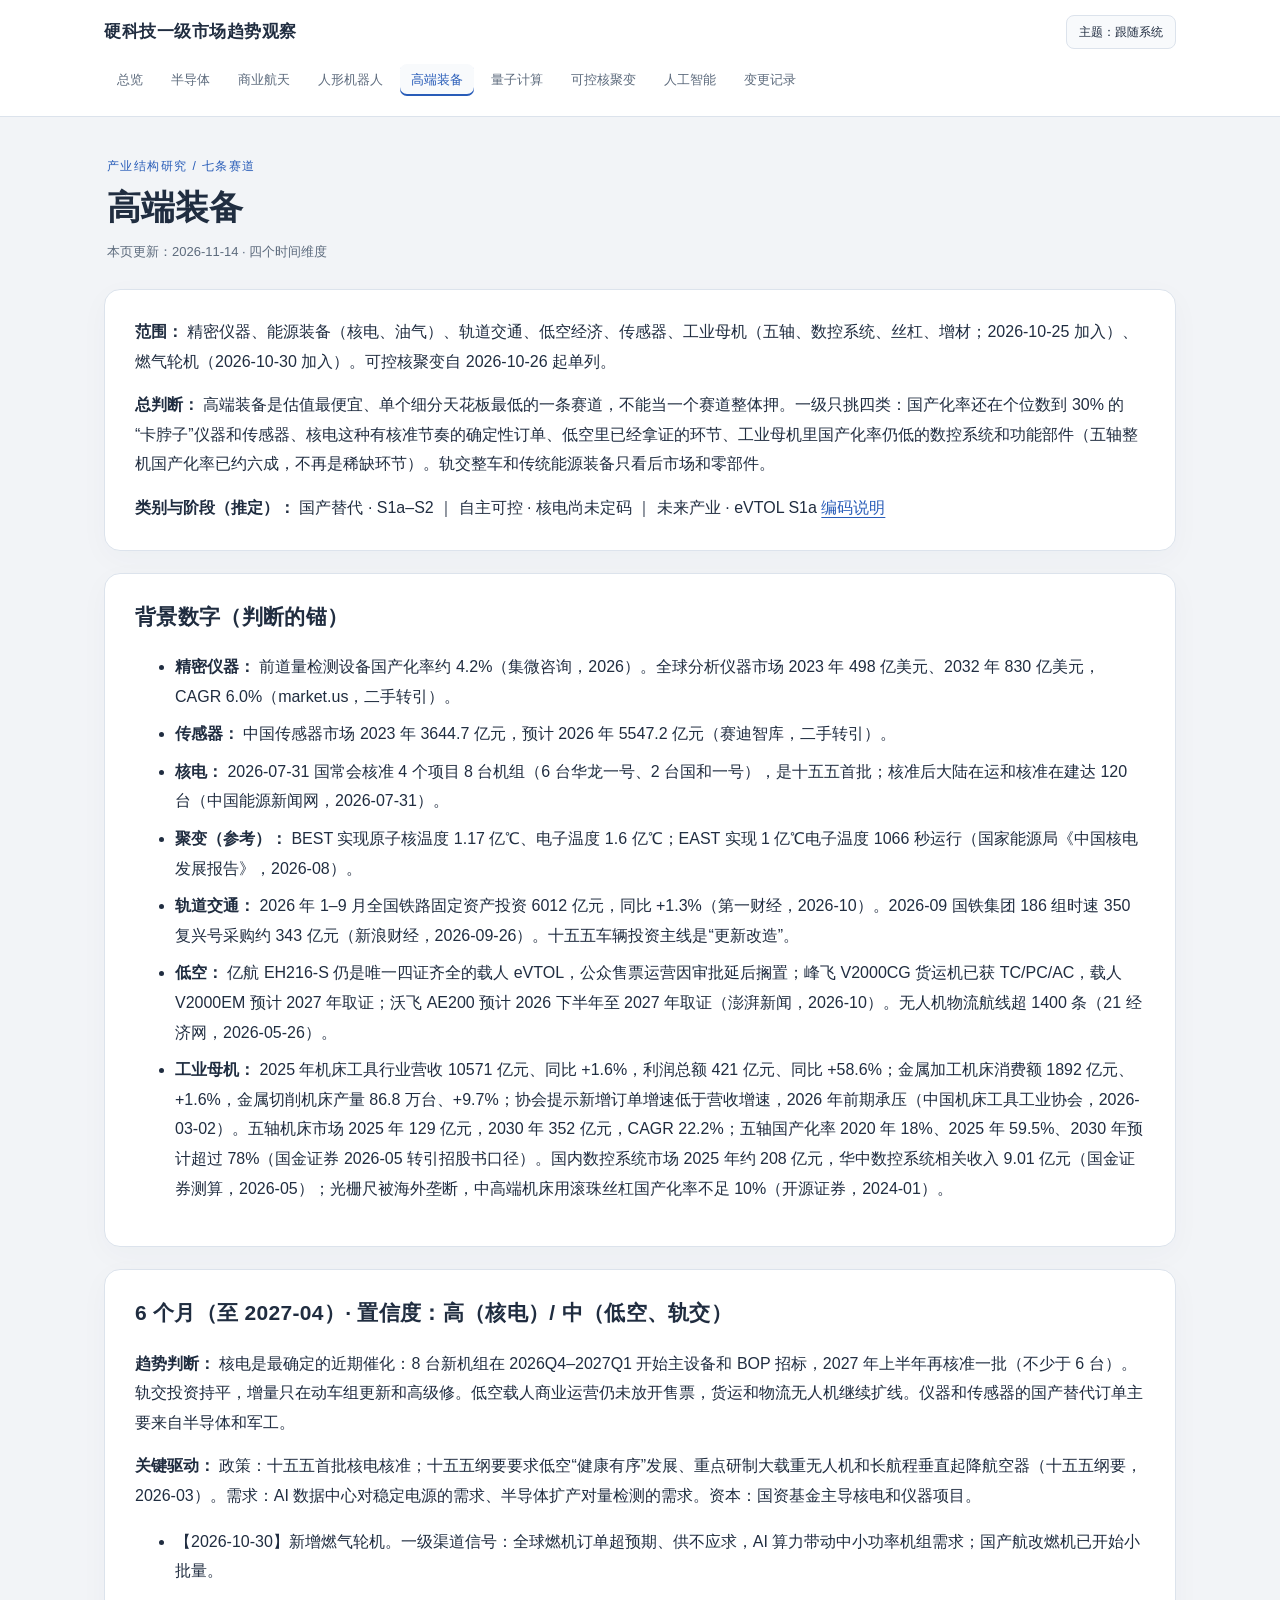
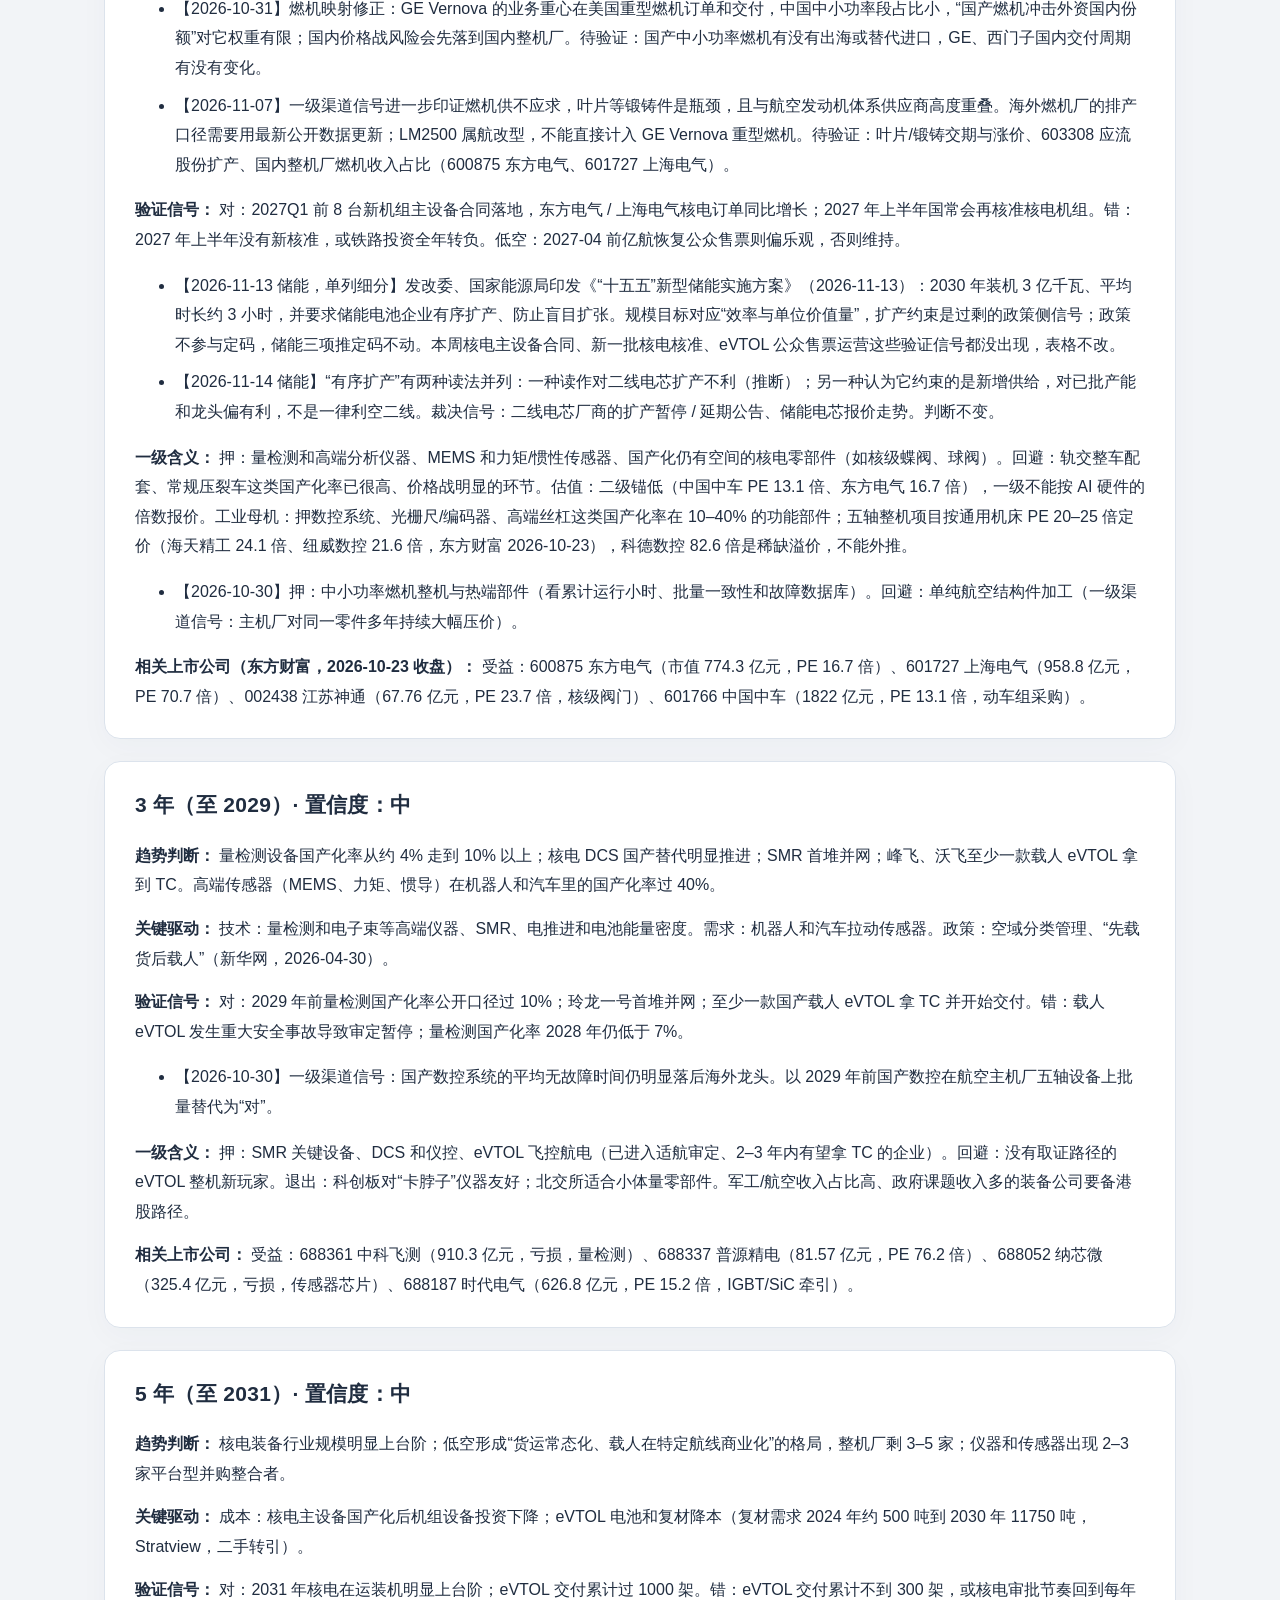
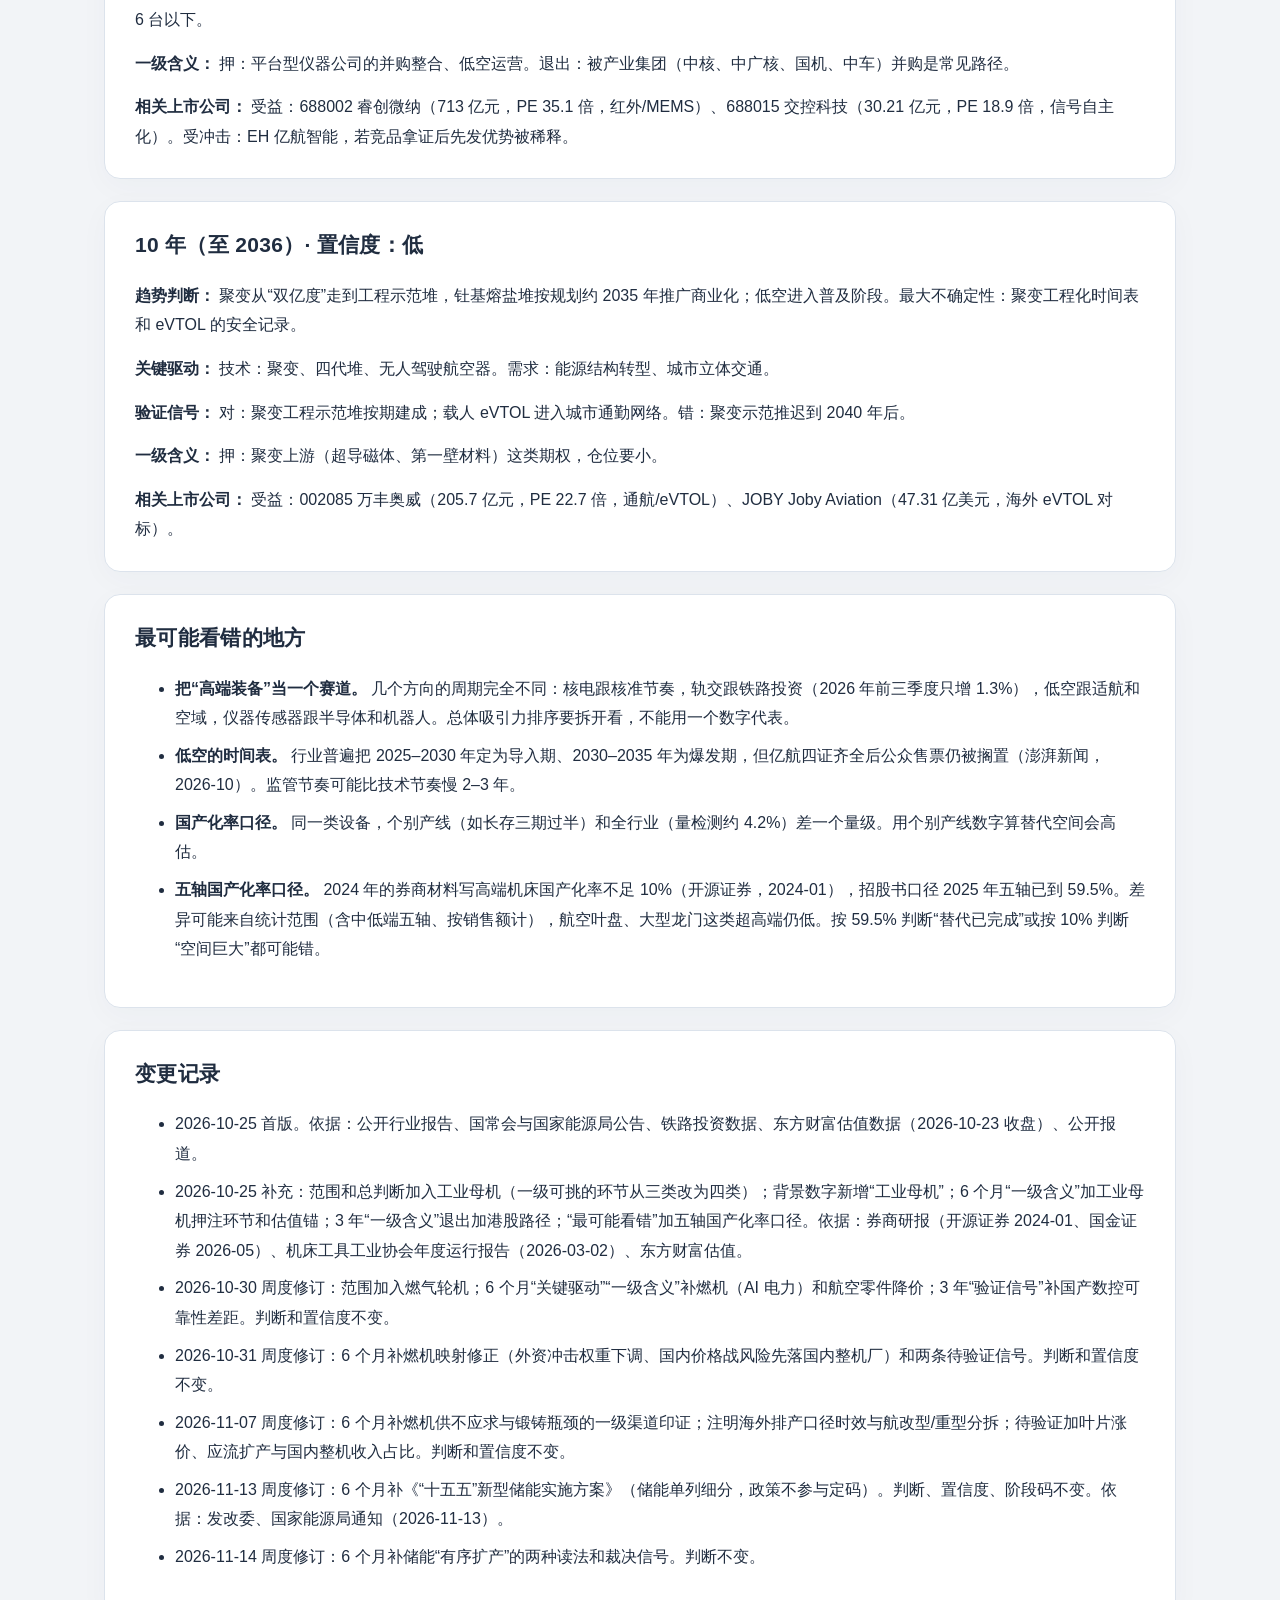
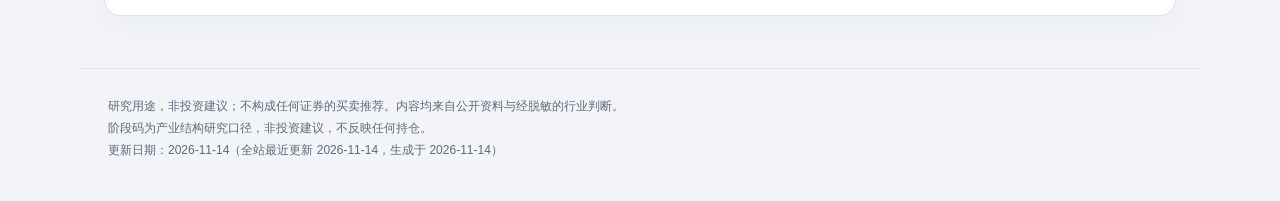
<file: docs/equipment.html>
<!doctype html>
<html lang="zh-CN"><head><meta charset="utf-8">
<meta name="robots" content="noindex,nofollow">
<meta name="viewport" content="width=device-width,initial-scale=1">
<meta name="color-scheme" content="light dark">
<title>高端装备｜硬科技一级市场趋势观察</title><script>(function(){try{var t=localStorage.getItem('theme');if(t==='light'||t==='dark')document.documentElement.dataset.theme=t;}catch(e){}})();</script><link rel="stylesheet" href="style.css?v=20261112-rename1"></head>
<body><a class="skip" href="#main">跳至正文</a><header><div class="header-inner"><div class="topbar"><a class="brand" href="index.html">硬科技一级市场趋势观察</a><button id="theme-toggle" type="button" aria-label="切换浅色、深色或跟随系统主题">主题：跟随系统</button></div><nav aria-label="主导航"><a href="index.html">总览</a><a href="semiconductor.html">半导体</a><a href="space.html">商业航天</a><a href="humanoid.html">人形机器人</a><a href="equipment.html" class="on" aria-current="page">高端装备</a><a href="quantum.html">量子计算</a><a href="fusion.html">可控核聚变</a><a href="ai.html">人工智能</a><a href="changelog.html">变更记录</a></nav></div></header>
<main id="main"><div class="page-heading"><p class="eyebrow">产业结构研究 / 七条赛道</p><h1>高端装备</h1><p class="meta">本页更新：2026-11-14 · 四个时间维度</p></div><section class="card"><p><strong>范围：</strong> 精密仪器、能源装备（核电、油气）、轨道交通、低空经济、传感器、工业母机（五轴、数控系统、丝杠、增材；2026-10-25 加入）、燃气轮机（2026-10-30 加入）。可控核聚变自 2026-10-26 起单列。</p>
<p><strong>总判断：</strong> 高端装备是估值最便宜、单个细分天花板最低的一条赛道，不能当一个赛道整体押。一级只挑四类：国产化率还在个位数到 30% 的“卡脖子”仪器和传感器、核电这种有核准节奏的确定性订单、低空里已经拿证的环节、工业母机里国产化率仍低的数控系统和功能部件（五轴整机国产化率已约六成，不再是稀缺环节）。轨交整车和传统能源装备只看后市场和零部件。</p>
<p><strong>类别与阶段（推定）：</strong> 国产替代 · S1a–S2 ｜ 自主可控 · 核电尚未定码 ｜ 未来产业 · eVTOL S1a <a href="index.html#code-guide">编码说明</a></p>
</section><section class="card"><h2>背景数字（判断的锚）</h2>
<ul>
<li><strong>精密仪器：</strong> 前道量检测设备国产化率约 4.2%（集微咨询，2026）。全球分析仪器市场 2023 年 498 亿美元、2032 年 830 亿美元，CAGR 6.0%（market.us，二手转引）。</li>
<li><strong>传感器：</strong> 中国传感器市场 2023 年 3644.7 亿元，预计 2026 年 5547.2 亿元（赛迪智库，二手转引）。</li>
<li><strong>核电：</strong> 2026-07-31 国常会核准 4 个项目 8 台机组（6 台华龙一号、2 台国和一号），是十五五首批；核准后大陆在运和核准在建达 120 台（中国能源新闻网，2026-07-31）。</li>
<li><strong>聚变（参考）：</strong> BEST 实现原子核温度 1.17 亿℃、电子温度 1.6 亿℃；EAST 实现 1 亿℃电子温度 1066 秒运行（国家能源局《中国核电发展报告》，2026-08）。</li>
<li><strong>轨道交通：</strong> 2026 年 1–9 月全国铁路固定资产投资 6012 亿元，同比 +1.3%（第一财经，2026-10）。2026-09 国铁集团 186 组时速 350 复兴号采购约 343 亿元（新浪财经，2026-09-26）。十五五车辆投资主线是“更新改造”。</li>
<li><strong>低空：</strong> 亿航 EH216-S 仍是唯一四证齐全的载人 eVTOL，公众售票运营因审批延后搁置；峰飞 V2000CG 货运机已获 TC/PC/AC，载人 V2000EM 预计 2027 年取证；沃飞 AE200 预计 2026 下半年至 2027 年取证（澎湃新闻，2026-10）。无人机物流航线超 1400 条（21 经济网，2026-05-26）。</li>
<li><strong>工业母机：</strong> 2025 年机床工具行业营收 10571 亿元、同比 +1.6%，利润总额 421 亿元、同比 +58.6%；金属加工机床消费额 1892 亿元、+1.6%，金属切削机床产量 86.8 万台、+9.7%；协会提示新增订单增速低于营收增速，2026 年前期承压（中国机床工具工业协会，2026-03-02）。五轴机床市场 2025 年 129 亿元，2030 年 352 亿元，CAGR 22.2%；五轴国产化率 2020 年 18%、2025 年 59.5%、2030 年预计超过 78%（国金证券 2026-05 转引招股书口径）。国内数控系统市场 2025 年约 208 亿元，华中数控系统相关收入 9.01 亿元（国金证券测算，2026-05）；光栅尺被海外垄断，中高端机床用滚珠丝杠国产化率不足 10%（开源证券，2024-01）。</li>
</ul>
</section><section class="card"><h2>6 个月（至 2027-04）· 置信度：高（核电）/ 中（低空、轨交）</h2>
<p><strong>趋势判断：</strong> 核电是最确定的近期催化：8 台新机组在 2026Q4–2027Q1 开始主设备和 BOP 招标，2027 年上半年再核准一批（不少于 6 台）。轨交投资持平，增量只在动车组更新和高级修。低空载人商业运营仍未放开售票，货运和物流无人机继续扩线。仪器和传感器的国产替代订单主要来自半导体和军工。</p>
<p><strong>关键驱动：</strong> 政策：十五五首批核电核准；十五五纲要要求低空“健康有序”发展、重点研制大载重无人机和长航程垂直起降航空器（十五五纲要，2026-03）。需求：AI 数据中心对稳定电源的需求、半导体扩产对量检测的需求。资本：国资基金主导核电和仪器项目。</p>
<ul>
<li>【2026-10-30】新增燃气轮机。一级渠道信号：全球燃机订单超预期、供不应求，AI 算力带动中小功率机组需求；国产航改燃机已开始小批量。</li>
<li>【2026-10-31】燃机映射修正：GE Vernova 的业务重心在美国重型燃机订单和交付，中国中小功率段占比小，“国产燃机冲击外资国内份额”对它权重有限；国内价格战风险会先落到国内整机厂。待验证：国产中小功率燃机有没有出海或替代进口，GE、西门子国内交付周期有没有变化。</li>
<li>【2026-11-07】一级渠道信号进一步印证燃机供不应求，叶片等锻铸件是瓶颈，且与航空发动机体系供应商高度重叠。海外燃机厂的排产口径需要用最新公开数据更新；LM2500 属航改型，不能直接计入 GE Vernova 重型燃机。待验证：叶片/锻铸交期与涨价、603308 应流股份扩产、国内整机厂燃机收入占比（600875 东方电气、601727 上海电气）。</li>
</ul>
<p><strong>验证信号：</strong> 对：2027Q1 前 8 台新机组主设备合同落地，东方电气 / 上海电气核电订单同比增长；2027 年上半年国常会再核准核电机组。错：2027 年上半年没有新核准，或铁路投资全年转负。低空：2027-04 前亿航恢复公众售票则偏乐观，否则维持。</p>
<ul>
<li>【2026-11-13 储能，单列细分】发改委、国家能源局印发《“十五五”新型储能实施方案》（2026-11-13）：2030 年装机 3 亿千瓦、平均时长约 3 小时，并要求储能电池企业有序扩产、防止盲目扩张。规模目标对应“效率与单位价值量”，扩产约束是过剩的政策侧信号；政策不参与定码，储能三项推定码不动。本周核电主设备合同、新一批核电核准、eVTOL 公众售票运营这些验证信号都没出现，表格不改。</li>
<li>【2026-11-14 储能】“有序扩产”有两种读法并列：一种读作对二线电芯扩产不利（推断）；另一种认为它约束的是新增供给，对已批产能和龙头偏有利，不是一律利空二线。裁决信号：二线电芯厂商的扩产暂停 / 延期公告、储能电芯报价走势。判断不变。</li>
</ul>
<p><strong>一级含义：</strong> 押：量检测和高端分析仪器、MEMS 和力矩/惯性传感器、国产化仍有空间的核电零部件（如核级蝶阀、球阀）。回避：轨交整车配套、常规压裂车这类国产化率已很高、价格战明显的环节。估值：二级锚低（中国中车 PE 13.1 倍、东方电气 16.7 倍），一级不能按 AI 硬件的倍数报价。工业母机：押数控系统、光栅尺/编码器、高端丝杠这类国产化率在 10–40% 的功能部件；五轴整机项目按通用机床 PE 20–25 倍定价（海天精工 24.1 倍、纽威数控 21.6 倍，东方财富 2026-10-23），科德数控 82.6 倍是稀缺溢价，不能外推。</p>
<ul>
<li>【2026-10-30】押：中小功率燃机整机与热端部件（看累计运行小时、批量一致性和故障数据库）。回避：单纯航空结构件加工（一级渠道信号：主机厂对同一零件多年持续大幅压价）。</li>
</ul>
<p><strong>相关上市公司（东方财富，2026-10-23 收盘）：</strong> 受益：600875 东方电气（市值 774.3 亿元，PE 16.7 倍）、601727 上海电气（958.8 亿元，PE 70.7 倍）、002438 江苏神通（67.76 亿元，PE 23.7 倍，核级阀门）、601766 中国中车（1822 亿元，PE 13.1 倍，动车组采购）。</p>
</section><section class="card"><h2>3 年（至 2029）· 置信度：中</h2>
<p><strong>趋势判断：</strong> 量检测设备国产化率从约 4% 走到 10% 以上；核电 DCS 国产替代明显推进；SMR 首堆并网；峰飞、沃飞至少一款载人 eVTOL 拿到 TC。高端传感器（MEMS、力矩、惯导）在机器人和汽车里的国产化率过 40%。</p>
<p><strong>关键驱动：</strong> 技术：量检测和电子束等高端仪器、SMR、电推进和电池能量密度。需求：机器人和汽车拉动传感器。政策：空域分类管理、“先载货后载人”（新华网，2026-04-30）。</p>
<p><strong>验证信号：</strong> 对：2029 年前量检测国产化率公开口径过 10%；玲龙一号首堆并网；至少一款国产载人 eVTOL 拿 TC 并开始交付。错：载人 eVTOL 发生重大安全事故导致审定暂停；量检测国产化率 2028 年仍低于 7%。</p>
<ul>
<li>【2026-10-30】一级渠道信号：国产数控系统的平均无故障时间仍明显落后海外龙头。以 2029 年前国产数控在航空主机厂五轴设备上批量替代为“对”。</li>
</ul>
<p><strong>一级含义：</strong> 押：SMR 关键设备、DCS 和仪控、eVTOL 飞控航电（已进入适航审定、2–3 年内有望拿 TC 的企业）。回避：没有取证路径的 eVTOL 整机新玩家。退出：科创板对“卡脖子”仪器友好；北交所适合小体量零部件。军工/航空收入占比高、政府课题收入多的装备公司要备港股路径。</p>
<p><strong>相关上市公司：</strong> 受益：688361 中科飞测（910.3 亿元，亏损，量检测）、688337 普源精电（81.57 亿元，PE 76.2 倍）、688052 纳芯微（325.4 亿元，亏损，传感器芯片）、688187 时代电气（626.8 亿元，PE 15.2 倍，IGBT/SiC 牵引）。</p>
</section><section class="card"><h2>5 年（至 2031）· 置信度：中</h2>
<p><strong>趋势判断：</strong> 核电装备行业规模明显上台阶；低空形成“货运常态化、载人在特定航线商业化”的格局，整机厂剩 3–5 家；仪器和传感器出现 2–3 家平台型并购整合者。</p>
<p><strong>关键驱动：</strong> 成本：核电主设备国产化后机组设备投资下降；eVTOL 电池和复材降本（复材需求 2024 年约 500 吨到 2030 年 11750 吨，Stratview，二手转引）。</p>
<p><strong>验证信号：</strong> 对：2031 年核电在运装机明显上台阶；eVTOL 交付累计过 1000 架。错：eVTOL 交付累计不到 300 架，或核电审批节奏回到每年 6 台以下。</p>
<p><strong>一级含义：</strong> 押：平台型仪器公司的并购整合、低空运营。退出：被产业集团（中核、中广核、国机、中车）并购是常见路径。</p>
<p><strong>相关上市公司：</strong> 受益：688002 睿创微纳（713 亿元，PE 35.1 倍，红外/MEMS）、688015 交控科技（30.21 亿元，PE 18.9 倍，信号自主化）。受冲击：EH 亿航智能，若竞品拿证后先发优势被稀释。</p>
</section><section class="card"><h2>10 年（至 2036）· 置信度：低</h2>
<p><strong>趋势判断：</strong> 聚变从“双亿度”走到工程示范堆，钍基熔盐堆按规划约 2035 年推广商业化；低空进入普及阶段。最大不确定性：聚变工程化时间表和 eVTOL 的安全记录。</p>
<p><strong>关键驱动：</strong> 技术：聚变、四代堆、无人驾驶航空器。需求：能源结构转型、城市立体交通。</p>
<p><strong>验证信号：</strong> 对：聚变工程示范堆按期建成；载人 eVTOL 进入城市通勤网络。错：聚变示范推迟到 2040 年后。</p>
<p><strong>一级含义：</strong> 押：聚变上游（超导磁体、第一壁材料）这类期权，仓位要小。</p>
<p><strong>相关上市公司：</strong> 受益：002085 万丰奥威（205.7 亿元，PE 22.7 倍，通航/eVTOL）、JOBY Joby Aviation（47.31 亿美元，海外 eVTOL 对标）。</p>
</section><section class="card"><h2>最可能看错的地方</h2>
<ul>
<li><strong>把“高端装备”当一个赛道。</strong> 几个方向的周期完全不同：核电跟核准节奏，轨交跟铁路投资（2026 年前三季度只增 1.3%），低空跟适航和空域，仪器传感器跟半导体和机器人。总体吸引力排序要拆开看，不能用一个数字代表。</li>
<li><strong>低空的时间表。</strong> 行业普遍把 2025–2030 年定为导入期、2030–2035 年为爆发期，但亿航四证齐全后公众售票仍被搁置（澎湃新闻，2026-10）。监管节奏可能比技术节奏慢 2–3 年。</li>
<li><strong>国产化率口径。</strong> 同一类设备，个别产线（如长存三期过半）和全行业（量检测约 4.2%）差一个量级。用个别产线数字算替代空间会高估。</li>
<li><strong>五轴国产化率口径。</strong> 2024 年的券商材料写高端机床国产化率不足 10%（开源证券，2024-01），招股书口径 2025 年五轴已到 59.5%。差异可能来自统计范围（含中低端五轴、按销售额计），航空叶盘、大型龙门这类超高端仍低。按 59.5% 判断“替代已完成”或按 10% 判断“空间巨大”都可能错。</li>
</ul></section><section class="card"><h2>变更记录</h2><ul>
<li>2026-10-25 首版。依据：公开行业报告、国常会与国家能源局公告、铁路投资数据、东方财富估值数据（2026-10-23 收盘）、公开报道。</li>
<li>2026-10-25 补充：范围和总判断加入工业母机（一级可挑的环节从三类改为四类）；背景数字新增“工业母机”；6 个月“一级含义”加工业母机押注环节和估值锚；3 年“一级含义”退出加港股路径；“最可能看错”加五轴国产化率口径。依据：券商研报（开源证券 2024-01、国金证券 2026-05）、机床工具工业协会年度运行报告（2026-03-02）、东方财富估值。</li>
<li>2026-10-30 周度修订：范围加入燃气轮机；6 个月“关键驱动”“一级含义”补燃机（AI 电力）和航空零件降价；3 年“验证信号”补国产数控可靠性差距。判断和置信度不变。</li>
<li>2026-10-31 周度修订：6 个月补燃机映射修正（外资冲击权重下调、国内价格战风险先落国内整机厂）和两条待验证信号。判断和置信度不变。</li>
<li>2026-11-07 周度修订：6 个月补燃机供不应求与锻铸瓶颈的一级渠道印证；注明海外排产口径时效与航改型/重型分拆；待验证加叶片涨价、应流扩产与国内整机收入占比。判断和置信度不变。</li>
<li>2026-11-13 周度修订：6 个月补《“十五五”新型储能实施方案》（储能单列细分，政策不参与定码）。判断、置信度、阶段码不变。依据：发改委、国家能源局通知（2026-11-13）。</li>
<li>2026-11-14 周度修订：6 个月补储能“有序扩产”的两种读法和裁决信号。判断不变。</li>
</ul></section></main>
<footer>研究用途，非投资建议；不构成任何证券的买卖推荐。内容均来自公开资料与经脱敏的行业判断。<br>阶段码为产业结构研究口径，非投资建议，不反映任何持仓。<br>更新日期：2026-11-14（全站最近更新 2026-11-14，生成于 2026-11-14）</footer><script>(function(){var b=document.getElementById('theme-toggle');b.addEventListener('click',function(){var r=document.documentElement,t=r.dataset.theme||'system',n=t==='system'?'light':t==='light'?'dark':'system';if(n==='system')delete r.dataset.theme;else r.dataset.theme=n;try{if(n==='system')localStorage.removeItem('theme');else localStorage.setItem('theme',n);}catch(e){}label();});function label(){var t=document.documentElement.dataset.theme||'system';b.textContent='主题：'+({system:'跟随系统',light:'浅色',dark:'深色'})[t];}label();})();</script></body></html>
</file>
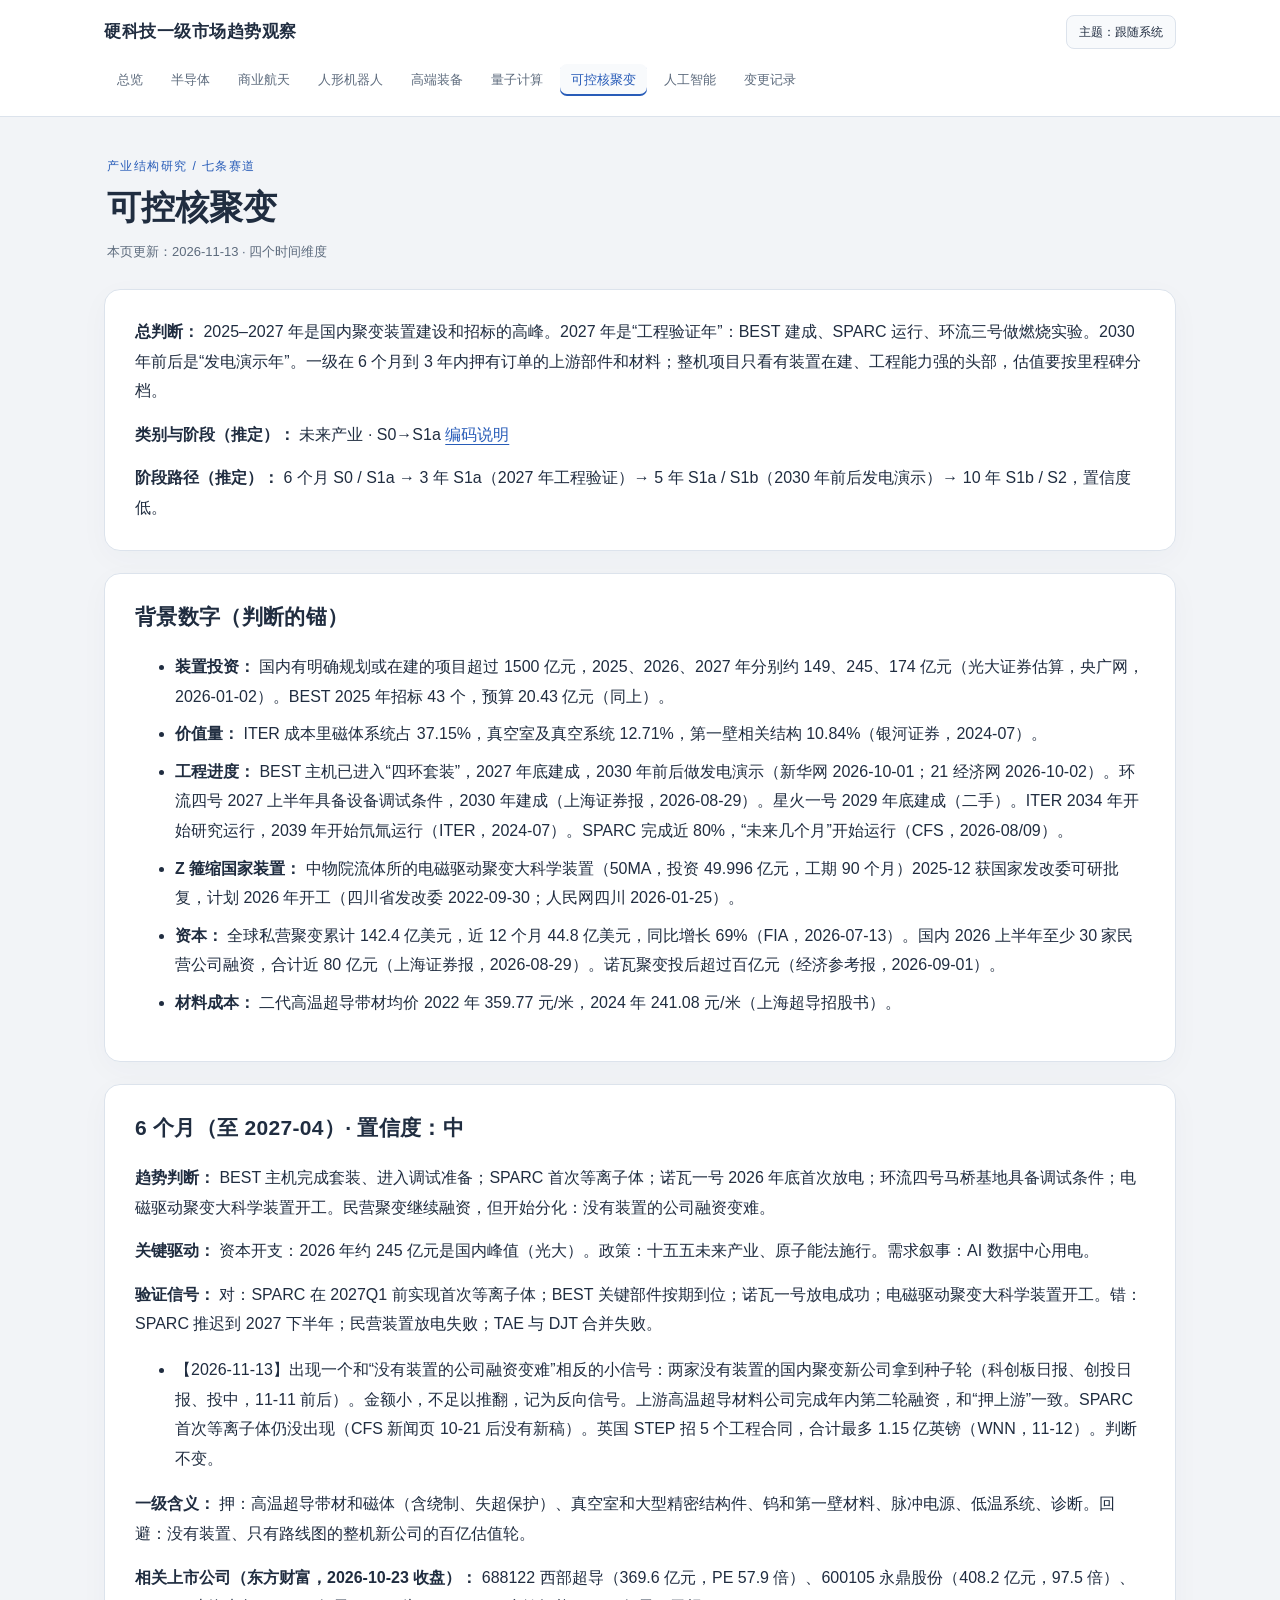
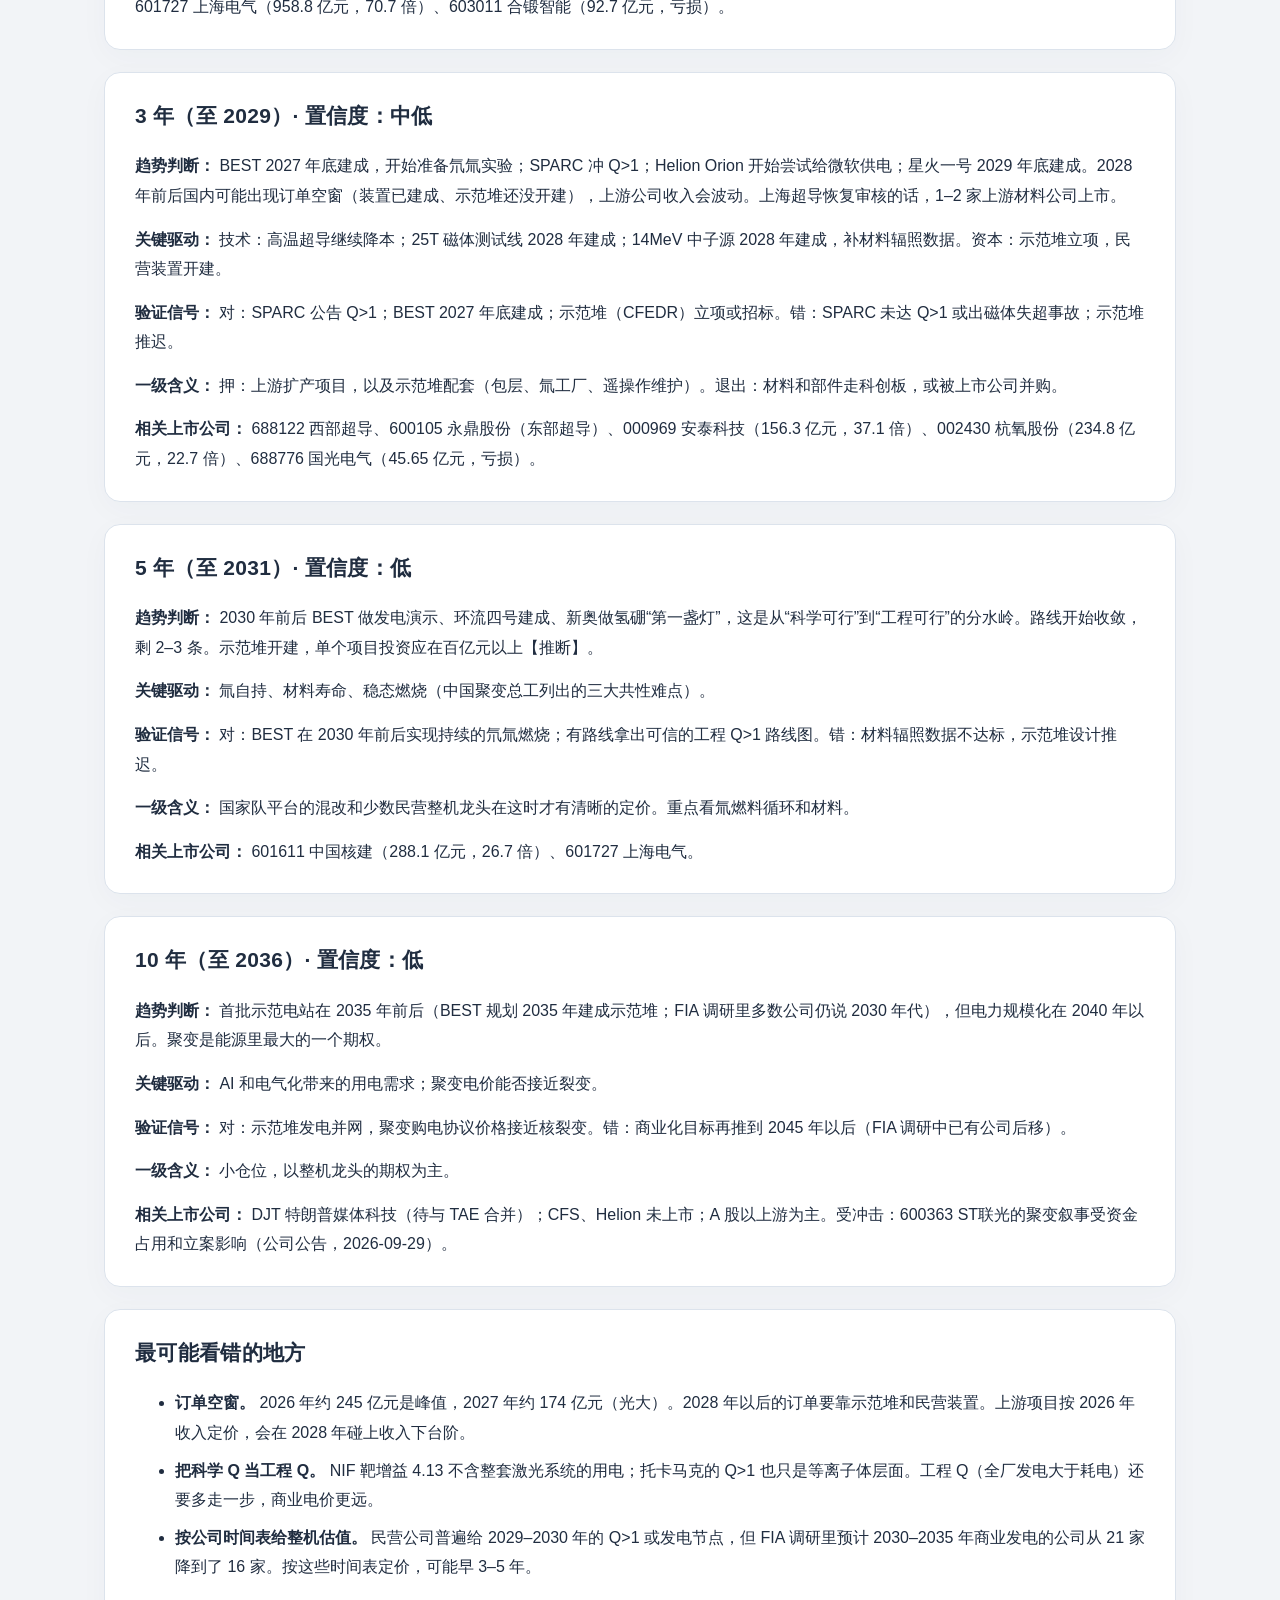
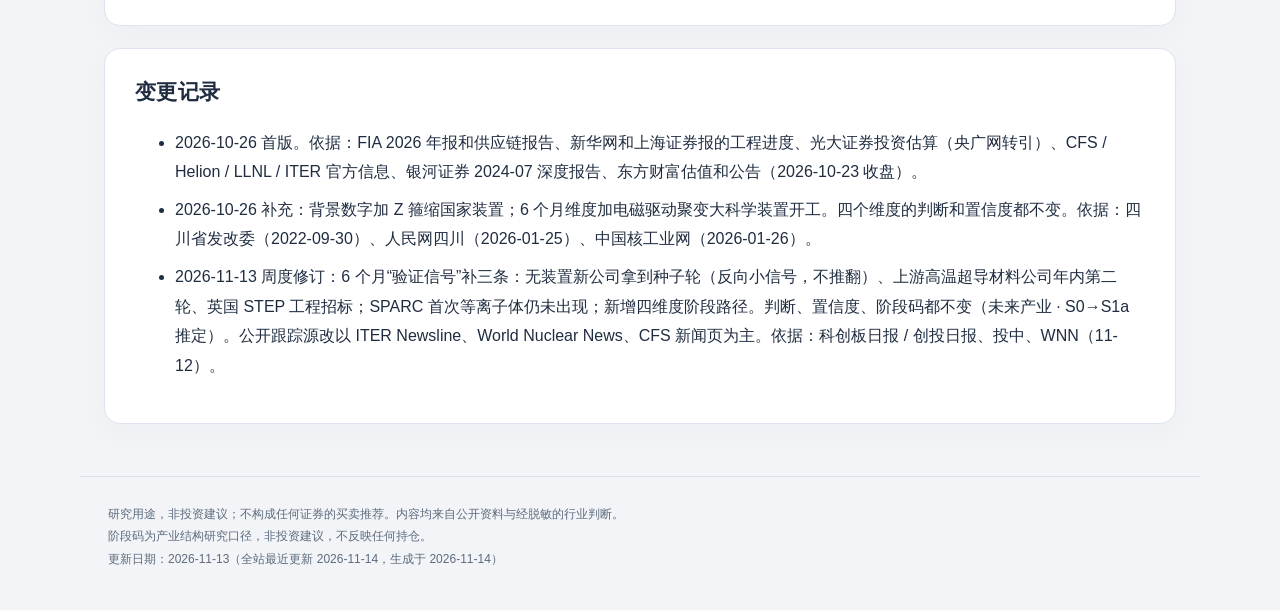
<file: docs/fusion.html>
<!doctype html>
<html lang="zh-CN"><head><meta charset="utf-8">
<meta name="robots" content="noindex,nofollow">
<meta name="viewport" content="width=device-width,initial-scale=1">
<meta name="color-scheme" content="light dark">
<title>可控核聚变｜硬科技一级市场趋势观察</title><script>(function(){try{var t=localStorage.getItem('theme');if(t==='light'||t==='dark')document.documentElement.dataset.theme=t;}catch(e){}})();</script><link rel="stylesheet" href="style.css?v=20261112-rename1"></head>
<body><a class="skip" href="#main">跳至正文</a><header><div class="header-inner"><div class="topbar"><a class="brand" href="index.html">硬科技一级市场趋势观察</a><button id="theme-toggle" type="button" aria-label="切换浅色、深色或跟随系统主题">主题：跟随系统</button></div><nav aria-label="主导航"><a href="index.html">总览</a><a href="semiconductor.html">半导体</a><a href="space.html">商业航天</a><a href="humanoid.html">人形机器人</a><a href="equipment.html">高端装备</a><a href="quantum.html">量子计算</a><a href="fusion.html" class="on" aria-current="page">可控核聚变</a><a href="ai.html">人工智能</a><a href="changelog.html">变更记录</a></nav></div></header>
<main id="main"><div class="page-heading"><p class="eyebrow">产业结构研究 / 七条赛道</p><h1>可控核聚变</h1><p class="meta">本页更新：2026-11-13 · 四个时间维度</p></div><section class="card"><p><strong>总判断：</strong> 2025–2027 年是国内聚变装置建设和招标的高峰。2027 年是“工程验证年”：BEST 建成、SPARC 运行、环流三号做燃烧实验。2030 年前后是“发电演示年”。一级在 6 个月到 3 年内押有订单的上游部件和材料；整机项目只看有装置在建、工程能力强的头部，估值要按里程碑分档。</p>
<p><strong>类别与阶段（推定）：</strong> 未来产业 · S0→S1a <a href="index.html#code-guide">编码说明</a></p>
<p><strong>阶段路径（推定）：</strong> 6 个月 S0 / S1a → 3 年 S1a（2027 年工程验证）→ 5 年 S1a / S1b（2030 年前后发电演示）→ 10 年 S1b / S2，置信度低。</p>
</section><section class="card"><h2>背景数字（判断的锚）</h2>
<ul>
<li><strong>装置投资：</strong> 国内有明确规划或在建的项目超过 1500 亿元，2025、2026、2027 年分别约 149、245、174 亿元（光大证券估算，央广网，2026-01-02）。BEST 2025 年招标 43 个，预算 20.43 亿元（同上）。</li>
<li><strong>价值量：</strong> ITER 成本里磁体系统占 37.15%，真空室及真空系统 12.71%，第一壁相关结构 10.84%（银河证券，2024-07）。</li>
<li><strong>工程进度：</strong> BEST 主机已进入“四环套装”，2027 年底建成，2030 年前后做发电演示（新华网 2026-10-01；21 经济网 2026-10-02）。环流四号 2027 上半年具备设备调试条件，2030 年建成（上海证券报，2026-08-29）。星火一号 2029 年底建成（二手）。ITER 2034 年开始研究运行，2039 年开始氘氚运行（ITER，2024-07）。SPARC 完成近 80%，“未来几个月”开始运行（CFS，2026-08/09）。</li>
<li><strong>Z 箍缩国家装置：</strong> 中物院流体所的电磁驱动聚变大科学装置（50MA，投资 49.996 亿元，工期 90 个月）2025-12 获国家发改委可研批复，计划 2026 年开工（四川省发改委 2022-09-30；人民网四川 2026-01-25）。</li>
<li><strong>资本：</strong> 全球私营聚变累计 142.4 亿美元，近 12 个月 44.8 亿美元，同比增长 69%（FIA，2026-07-13）。国内 2026 上半年至少 30 家民营公司融资，合计近 80 亿元（上海证券报，2026-08-29）。诺瓦聚变投后超过百亿元（经济参考报，2026-09-01）。</li>
<li><strong>材料成本：</strong> 二代高温超导带材均价 2022 年 359.77 元/米，2024 年 241.08 元/米（上海超导招股书）。</li>
</ul>
</section><section class="card"><h2>6 个月（至 2027-04）· 置信度：中</h2>
<p><strong>趋势判断：</strong> BEST 主机完成套装、进入调试准备；SPARC 首次等离子体；诺瓦一号 2026 年底首次放电；环流四号马桥基地具备调试条件；电磁驱动聚变大科学装置开工。民营聚变继续融资，但开始分化：没有装置的公司融资变难。</p>
<p><strong>关键驱动：</strong> 资本开支：2026 年约 245 亿元是国内峰值（光大）。政策：十五五未来产业、原子能法施行。需求叙事：AI 数据中心用电。</p>
<p><strong>验证信号：</strong> 对：SPARC 在 2027Q1 前实现首次等离子体；BEST 关键部件按期到位；诺瓦一号放电成功；电磁驱动聚变大科学装置开工。错：SPARC 推迟到 2027 下半年；民营装置放电失败；TAE 与 DJT 合并失败。</p>
<ul>
<li>【2026-11-13】出现一个和“没有装置的公司融资变难”相反的小信号：两家没有装置的国内聚变新公司拿到种子轮（科创板日报、创投日报、投中，11-11 前后）。金额小，不足以推翻，记为反向信号。上游高温超导材料公司完成年内第二轮融资，和“押上游”一致。SPARC 首次等离子体仍没出现（CFS 新闻页 10-21 后没有新稿）。英国 STEP 招 5 个工程合同，合计最多 1.15 亿英镑（WNN，11-12）。判断不变。</li>
</ul>
<p><strong>一级含义：</strong> 押：高温超导带材和磁体（含绕制、失超保护）、真空室和大型精密结构件、钨和第一壁材料、脉冲电源、低温系统、诊断。回避：没有装置、只有路线图的整机新公司的百亿估值轮。</p>
<p><strong>相关上市公司（东方财富，2026-10-23 收盘）：</strong> 688122 西部超导（369.6 亿元，PE 57.9 倍）、600105 永鼎股份（408.2 亿元，97.5 倍）、601727 上海电气（958.8 亿元，70.7 倍）、603011 合锻智能（92.7 亿元，亏损）。</p>
</section><section class="card"><h2>3 年（至 2029）· 置信度：中低</h2>
<p><strong>趋势判断：</strong> BEST 2027 年底建成，开始准备氘氚实验；SPARC 冲 Q&gt;1；Helion Orion 开始尝试给微软供电；星火一号 2029 年底建成。2028 年前后国内可能出现订单空窗（装置已建成、示范堆还没开建），上游公司收入会波动。上海超导恢复审核的话，1–2 家上游材料公司上市。</p>
<p><strong>关键驱动：</strong> 技术：高温超导继续降本；25T 磁体测试线 2028 年建成；14MeV 中子源 2028 年建成，补材料辐照数据。资本：示范堆立项，民营装置开建。</p>
<p><strong>验证信号：</strong> 对：SPARC 公告 Q&gt;1；BEST 2027 年底建成；示范堆（CFEDR）立项或招标。错：SPARC 未达 Q&gt;1 或出磁体失超事故；示范堆推迟。</p>
<p><strong>一级含义：</strong> 押：上游扩产项目，以及示范堆配套（包层、氚工厂、遥操作维护）。退出：材料和部件走科创板，或被上市公司并购。</p>
<p><strong>相关上市公司：</strong> 688122 西部超导、600105 永鼎股份（东部超导）、000969 安泰科技（156.3 亿元，37.1 倍）、002430 杭氧股份（234.8 亿元，22.7 倍）、688776 国光电气（45.65 亿元，亏损）。</p>
</section><section class="card"><h2>5 年（至 2031）· 置信度：低</h2>
<p><strong>趋势判断：</strong> 2030 年前后 BEST 做发电演示、环流四号建成、新奥做氢硼“第一盏灯”，这是从“科学可行”到“工程可行”的分水岭。路线开始收敛，剩 2–3 条。示范堆开建，单个项目投资应在百亿元以上【推断】。</p>
<p><strong>关键驱动：</strong> 氚自持、材料寿命、稳态燃烧（中国聚变总工列出的三大共性难点）。</p>
<p><strong>验证信号：</strong> 对：BEST 在 2030 年前后实现持续的氘氚燃烧；有路线拿出可信的工程 Q&gt;1 路线图。错：材料辐照数据不达标，示范堆设计推迟。</p>
<p><strong>一级含义：</strong> 国家队平台的混改和少数民营整机龙头在这时才有清晰的定价。重点看氚燃料循环和材料。</p>
<p><strong>相关上市公司：</strong> 601611 中国核建（288.1 亿元，26.7 倍）、601727 上海电气。</p>
</section><section class="card"><h2>10 年（至 2036）· 置信度：低</h2>
<p><strong>趋势判断：</strong> 首批示范电站在 2035 年前后（BEST 规划 2035 年建成示范堆；FIA 调研里多数公司仍说 2030 年代），但电力规模化在 2040 年以后。聚变是能源里最大的一个期权。</p>
<p><strong>关键驱动：</strong> AI 和电气化带来的用电需求；聚变电价能否接近裂变。</p>
<p><strong>验证信号：</strong> 对：示范堆发电并网，聚变购电协议价格接近核裂变。错：商业化目标再推到 2045 年以后（FIA 调研中已有公司后移）。</p>
<p><strong>一级含义：</strong> 小仓位，以整机龙头的期权为主。</p>
<p><strong>相关上市公司：</strong> DJT 特朗普媒体科技（待与 TAE 合并）；CFS、Helion 未上市；A 股以上游为主。受冲击：600363 ST联光的聚变叙事受资金占用和立案影响（公司公告，2026-09-29）。</p>
</section><section class="card"><h2>最可能看错的地方</h2>
<ul>
<li><strong>订单空窗。</strong> 2026 年约 245 亿元是峰值，2027 年约 174 亿元（光大）。2028 年以后的订单要靠示范堆和民营装置。上游项目按 2026 年收入定价，会在 2028 年碰上收入下台阶。</li>
<li><strong>把科学 Q 当工程 Q。</strong> NIF 靶增益 4.13 不含整套激光系统的用电；托卡马克的 Q&gt;1 也只是等离子体层面。工程 Q（全厂发电大于耗电）还要多走一步，商业电价更远。</li>
<li><strong>按公司时间表给整机估值。</strong> 民营公司普遍给 2029–2030 年的 Q&gt;1 或发电节点，但 FIA 调研里预计 2030–2035 年商业发电的公司从 21 家降到了 16 家。按这些时间表定价，可能早 3–5 年。</li>
</ul></section><section class="card"><h2>变更记录</h2><ul>
<li>2026-10-26 首版。依据：FIA 2026 年报和供应链报告、新华网和上海证券报的工程进度、光大证券投资估算（央广网转引）、CFS / Helion / LLNL / ITER 官方信息、银河证券 2024-07 深度报告、东方财富估值和公告（2026-10-23 收盘）。</li>
<li>2026-10-26 补充：背景数字加 Z 箍缩国家装置；6 个月维度加电磁驱动聚变大科学装置开工。四个维度的判断和置信度都不变。依据：四川省发改委（2022-09-30）、人民网四川（2026-01-25）、中国核工业网（2026-01-26）。</li>
<li>2026-11-13 周度修订：6 个月“验证信号”补三条：无装置新公司拿到种子轮（反向小信号，不推翻）、上游高温超导材料公司年内第二轮、英国 STEP 工程招标；SPARC 首次等离子体仍未出现；新增四维度阶段路径。判断、置信度、阶段码都不变（未来产业 · S0→S1a 推定）。公开跟踪源改以 ITER Newsline、World Nuclear News、CFS 新闻页为主。依据：科创板日报 / 创投日报、投中、WNN（11-12）。</li>
</ul></section></main>
<footer>研究用途，非投资建议；不构成任何证券的买卖推荐。内容均来自公开资料与经脱敏的行业判断。<br>阶段码为产业结构研究口径，非投资建议，不反映任何持仓。<br>更新日期：2026-11-13（全站最近更新 2026-11-14，生成于 2026-11-14）</footer><script>(function(){var b=document.getElementById('theme-toggle');b.addEventListener('click',function(){var r=document.documentElement,t=r.dataset.theme||'system',n=t==='system'?'light':t==='light'?'dark':'system';if(n==='system')delete r.dataset.theme;else r.dataset.theme=n;try{if(n==='system')localStorage.removeItem('theme');else localStorage.setItem('theme',n);}catch(e){}label();});function label(){var t=document.documentElement.dataset.theme||'system';b.textContent='主题：'+({system:'跟随系统',light:'浅色',dark:'深色'})[t];}label();})();</script></body></html>
</file>
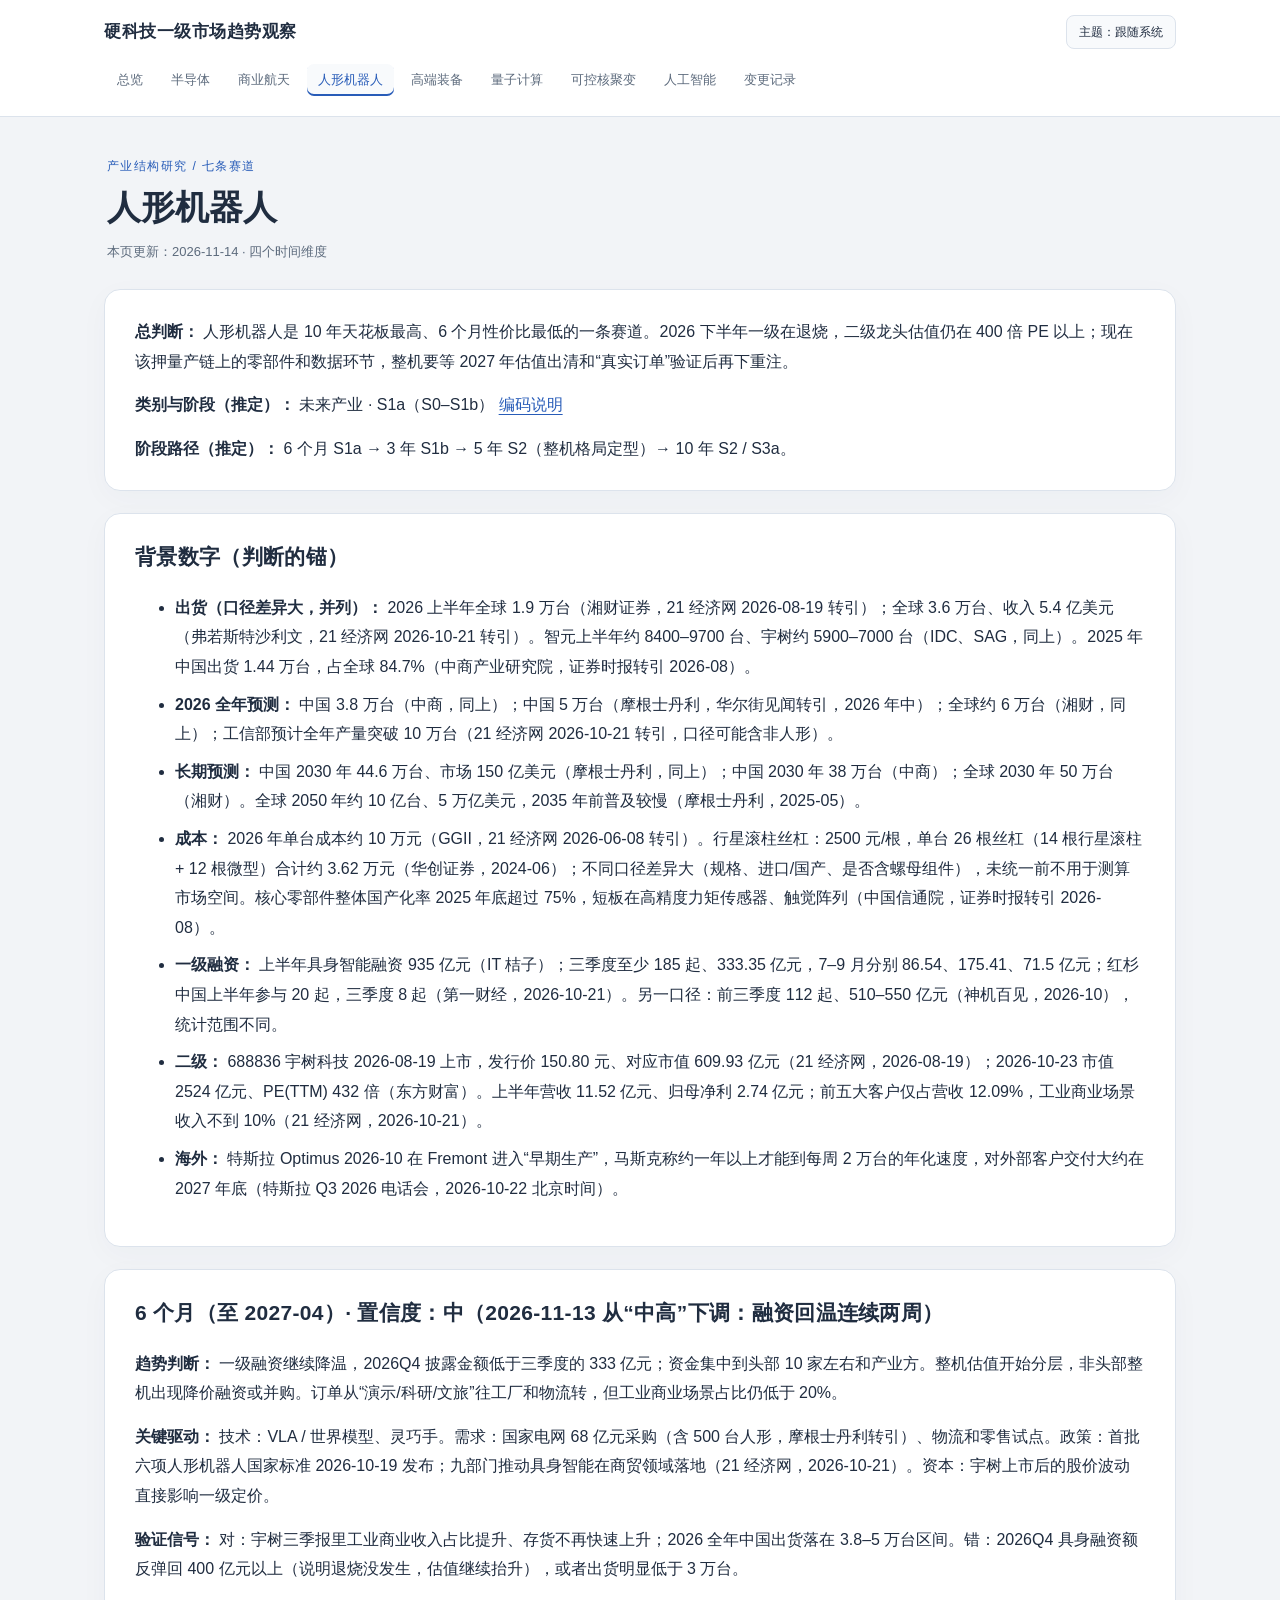
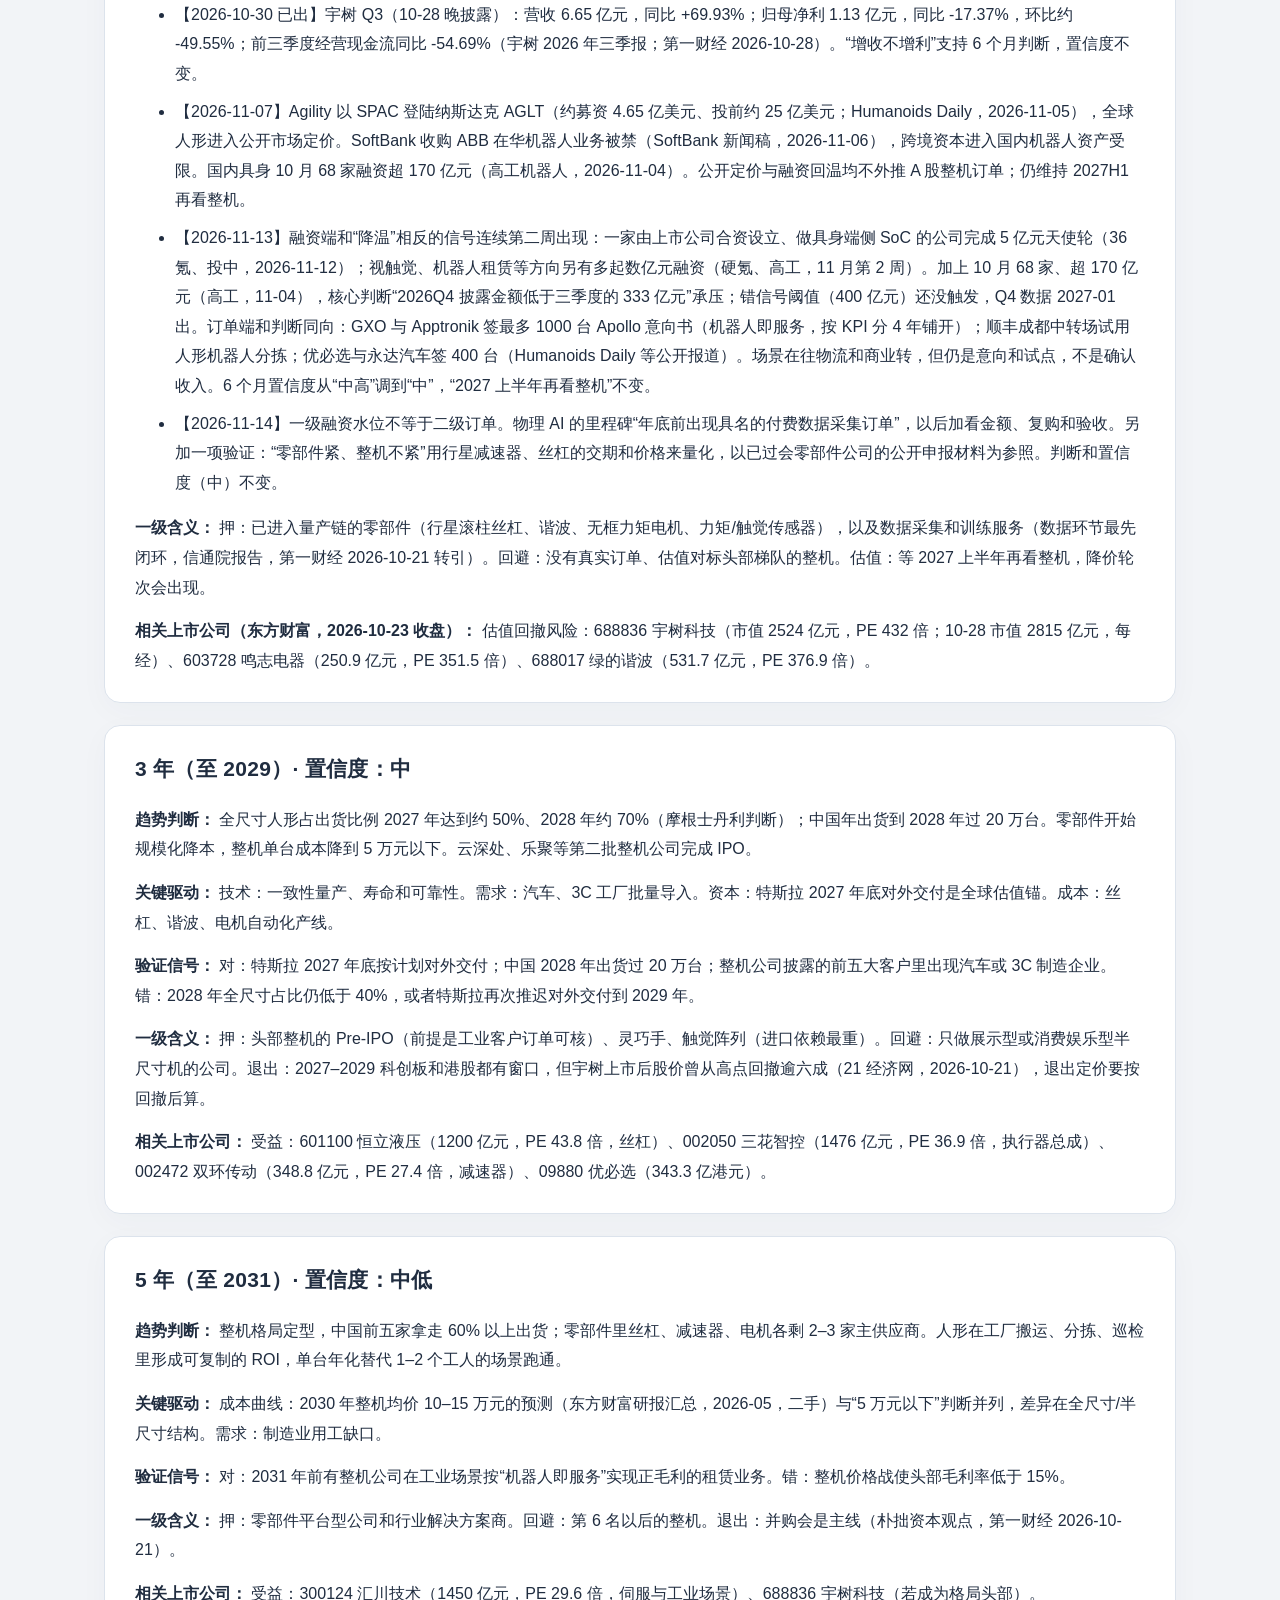
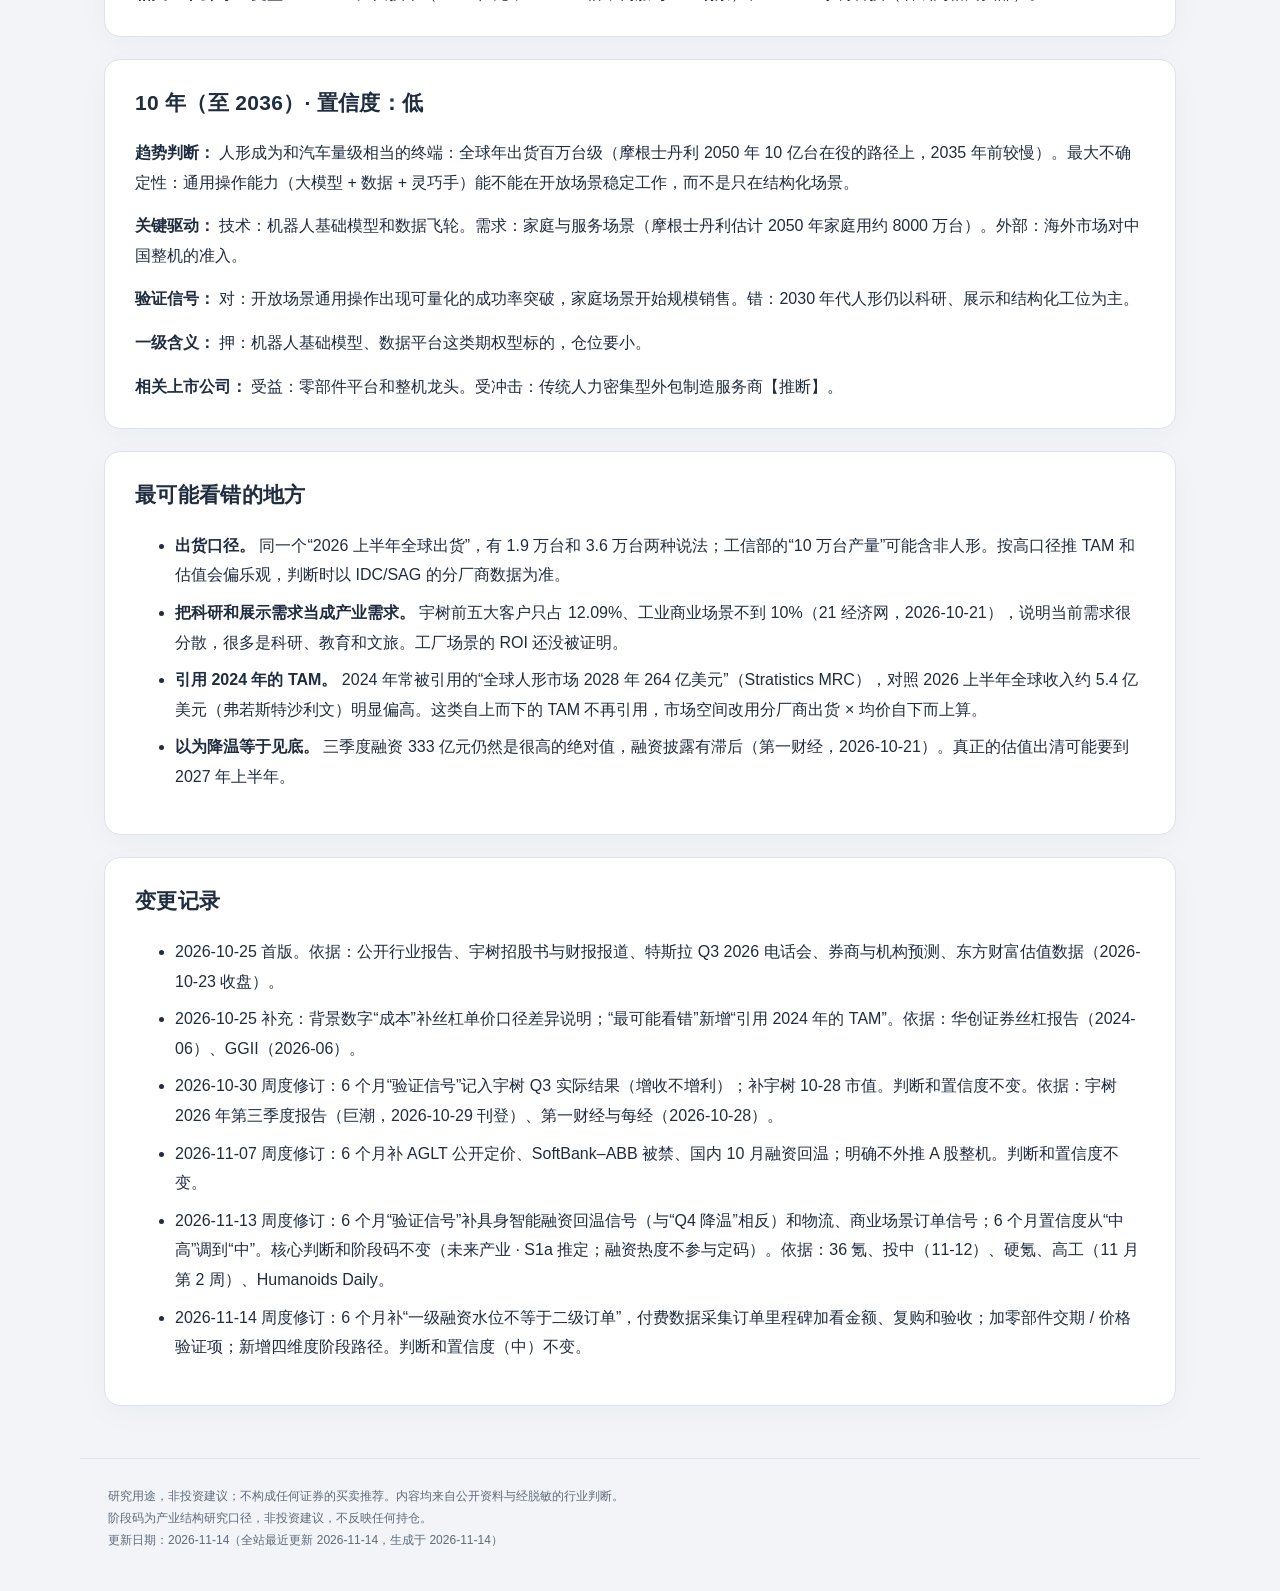
<file: docs/humanoid.html>
<!doctype html>
<html lang="zh-CN"><head><meta charset="utf-8">
<meta name="robots" content="noindex,nofollow">
<meta name="viewport" content="width=device-width,initial-scale=1">
<meta name="color-scheme" content="light dark">
<title>人形机器人｜硬科技一级市场趋势观察</title><script>(function(){try{var t=localStorage.getItem('theme');if(t==='light'||t==='dark')document.documentElement.dataset.theme=t;}catch(e){}})();</script><link rel="stylesheet" href="style.css?v=20261112-rename1"></head>
<body><a class="skip" href="#main">跳至正文</a><header><div class="header-inner"><div class="topbar"><a class="brand" href="index.html">硬科技一级市场趋势观察</a><button id="theme-toggle" type="button" aria-label="切换浅色、深色或跟随系统主题">主题：跟随系统</button></div><nav aria-label="主导航"><a href="index.html">总览</a><a href="semiconductor.html">半导体</a><a href="space.html">商业航天</a><a href="humanoid.html" class="on" aria-current="page">人形机器人</a><a href="equipment.html">高端装备</a><a href="quantum.html">量子计算</a><a href="fusion.html">可控核聚变</a><a href="ai.html">人工智能</a><a href="changelog.html">变更记录</a></nav></div></header>
<main id="main"><div class="page-heading"><p class="eyebrow">产业结构研究 / 七条赛道</p><h1>人形机器人</h1><p class="meta">本页更新：2026-11-14 · 四个时间维度</p></div><section class="card"><p><strong>总判断：</strong> 人形机器人是 10 年天花板最高、6 个月性价比最低的一条赛道。2026 下半年一级在退烧，二级龙头估值仍在 400 倍 PE 以上；现在该押量产链上的零部件和数据环节，整机要等 2027 年估值出清和“真实订单”验证后再下重注。</p>
<p><strong>类别与阶段（推定）：</strong> 未来产业 · S1a（S0–S1b） <a href="index.html#code-guide">编码说明</a></p>
<p><strong>阶段路径（推定）：</strong> 6 个月 S1a → 3 年 S1b → 5 年 S2（整机格局定型）→ 10 年 S2 / S3a。</p>
</section><section class="card"><h2>背景数字（判断的锚）</h2>
<ul>
<li><strong>出货（口径差异大，并列）：</strong> 2026 上半年全球 1.9 万台（湘财证券，21 经济网 2026-08-19 转引）；全球 3.6 万台、收入 5.4 亿美元（弗若斯特沙利文，21 经济网 2026-10-21 转引）。智元上半年约 8400–9700 台、宇树约 5900–7000 台（IDC、SAG，同上）。2025 年中国出货 1.44 万台，占全球 84.7%（中商产业研究院，证券时报转引 2026-08）。</li>
<li><strong>2026 全年预测：</strong> 中国 3.8 万台（中商，同上）；中国 5 万台（摩根士丹利，华尔街见闻转引，2026 年中）；全球约 6 万台（湘财，同上）；工信部预计全年产量突破 10 万台（21 经济网 2026-10-21 转引，口径可能含非人形）。</li>
<li><strong>长期预测：</strong> 中国 2030 年 44.6 万台、市场 150 亿美元（摩根士丹利，同上）；中国 2030 年 38 万台（中商）；全球 2030 年 50 万台（湘财）。全球 2050 年约 10 亿台、5 万亿美元，2035 年前普及较慢（摩根士丹利，2025-05）。</li>
<li><strong>成本：</strong> 2026 年单台成本约 10 万元（GGII，21 经济网 2026-06-08 转引）。行星滚柱丝杠：2500 元/根，单台 26 根丝杠（14 根行星滚柱 + 12 根微型）合计约 3.62 万元（华创证券，2024-06）；不同口径差异大（规格、进口/国产、是否含螺母组件），未统一前不用于测算市场空间。核心零部件整体国产化率 2025 年底超过 75%，短板在高精度力矩传感器、触觉阵列（中国信通院，证券时报转引 2026-08）。</li>
<li><strong>一级融资：</strong> 上半年具身智能融资 935 亿元（IT 桔子）；三季度至少 185 起、333.35 亿元，7–9 月分别 86.54、175.41、71.5 亿元；红杉中国上半年参与 20 起，三季度 8 起（第一财经，2026-10-21）。另一口径：前三季度 112 起、510–550 亿元（神机百见，2026-10），统计范围不同。</li>
<li><strong>二级：</strong> 688836 宇树科技 2026-08-19 上市，发行价 150.80 元、对应市值 609.93 亿元（21 经济网，2026-08-19）；2026-10-23 市值 2524 亿元、PE(TTM) 432 倍（东方财富）。上半年营收 11.52 亿元、归母净利 2.74 亿元；前五大客户仅占营收 12.09%，工业商业场景收入不到 10%（21 经济网，2026-10-21）。</li>
<li><strong>海外：</strong> 特斯拉 Optimus 2026-10 在 Fremont 进入“早期生产”，马斯克称约一年以上才能到每周 2 万台的年化速度，对外部客户交付大约在 2027 年底（特斯拉 Q3 2026 电话会，2026-10-22 北京时间）。</li>
</ul>
</section><section class="card"><h2>6 个月（至 2027-04）· 置信度：中（2026-11-13 从“中高”下调：融资回温连续两周）</h2>
<p><strong>趋势判断：</strong> 一级融资继续降温，2026Q4 披露金额低于三季度的 333 亿元；资金集中到头部 10 家左右和产业方。整机估值开始分层，非头部整机出现降价融资或并购。订单从“演示/科研/文旅”往工厂和物流转，但工业商业场景占比仍低于 20%。</p>
<p><strong>关键驱动：</strong> 技术：VLA / 世界模型、灵巧手。需求：国家电网 68 亿元采购（含 500 台人形，摩根士丹利转引）、物流和零售试点。政策：首批六项人形机器人国家标准 2026-10-19 发布；九部门推动具身智能在商贸领域落地（21 经济网，2026-10-21）。资本：宇树上市后的股价波动直接影响一级定价。</p>
<p><strong>验证信号：</strong> 对：宇树三季报里工业商业收入占比提升、存货不再快速上升；2026 全年中国出货落在 3.8–5 万台区间。错：2026Q4 具身融资额反弹回 400 亿元以上（说明退烧没发生，估值继续抬升），或者出货明显低于 3 万台。</p>
<ul>
<li>【2026-10-30 已出】宇树 Q3（10-28 晚披露）：营收 6.65 亿元，同比 +69.93%；归母净利 1.13 亿元，同比 -17.37%，环比约 -49.55%；前三季度经营现金流同比 -54.69%（宇树 2026 年三季报；第一财经 2026-10-28）。“增收不增利”支持 6 个月判断，置信度不变。</li>
<li>【2026-11-07】Agility 以 SPAC 登陆纳斯达克 AGLT（约募资 4.65 亿美元、投前约 25 亿美元；Humanoids Daily，2026-11-05），全球人形进入公开市场定价。SoftBank 收购 ABB 在华机器人业务被禁（SoftBank 新闻稿，2026-11-06），跨境资本进入国内机器人资产受限。国内具身 10 月 68 家融资超 170 亿元（高工机器人，2026-11-04）。公开定价与融资回温均不外推 A 股整机订单；仍维持 2027H1 再看整机。</li>
<li>【2026-11-13】融资端和“降温”相反的信号连续第二周出现：一家由上市公司合资设立、做具身端侧 SoC 的公司完成 5 亿元天使轮（36 氪、投中，2026-11-12）；视触觉、机器人租赁等方向另有多起数亿元融资（硬氪、高工，11 月第 2 周）。加上 10 月 68 家、超 170 亿元（高工，11-04），核心判断“2026Q4 披露金额低于三季度的 333 亿元”承压；错信号阈值（400 亿元）还没触发，Q4 数据 2027-01 出。订单端和判断同向：GXO 与 Apptronik 签最多 1000 台 Apollo 意向书（机器人即服务，按 KPI 分 4 年铺开）；顺丰成都中转场试用人形机器人分拣；优必选与永达汽车签 400 台（Humanoids Daily 等公开报道）。场景在往物流和商业转，但仍是意向和试点，不是确认收入。6 个月置信度从“中高”调到“中”，“2027 上半年再看整机”不变。</li>
<li>【2026-11-14】一级融资水位不等于二级订单。物理 AI 的里程碑“年底前出现具名的付费数据采集订单”，以后加看金额、复购和验收。另加一项验证：“零部件紧、整机不紧”用行星减速器、丝杠的交期和价格来量化，以已过会零部件公司的公开申报材料为参照。判断和置信度（中）不变。</li>
</ul>
<p><strong>一级含义：</strong> 押：已进入量产链的零部件（行星滚柱丝杠、谐波、无框力矩电机、力矩/触觉传感器），以及数据采集和训练服务（数据环节最先闭环，信通院报告，第一财经 2026-10-21 转引）。回避：没有真实订单、估值对标头部梯队的整机。估值：等 2027 上半年再看整机，降价轮次会出现。</p>
<p><strong>相关上市公司（东方财富，2026-10-23 收盘）：</strong> 估值回撤风险：688836 宇树科技（市值 2524 亿元，PE 432 倍；10-28 市值 2815 亿元，每经）、603728 鸣志电器（250.9 亿元，PE 351.5 倍）、688017 绿的谐波（531.7 亿元，PE 376.9 倍）。</p>
</section><section class="card"><h2>3 年（至 2029）· 置信度：中</h2>
<p><strong>趋势判断：</strong> 全尺寸人形占出货比例 2027 年达到约 50%、2028 年约 70%（摩根士丹利判断）；中国年出货到 2028 年过 20 万台。零部件开始规模化降本，整机单台成本降到 5 万元以下。云深处、乐聚等第二批整机公司完成 IPO。</p>
<p><strong>关键驱动：</strong> 技术：一致性量产、寿命和可靠性。需求：汽车、3C 工厂批量导入。资本：特斯拉 2027 年底对外交付是全球估值锚。成本：丝杠、谐波、电机自动化产线。</p>
<p><strong>验证信号：</strong> 对：特斯拉 2027 年底按计划对外交付；中国 2028 年出货过 20 万台；整机公司披露的前五大客户里出现汽车或 3C 制造企业。错：2028 年全尺寸占比仍低于 40%，或者特斯拉再次推迟对外交付到 2029 年。</p>
<p><strong>一级含义：</strong> 押：头部整机的 Pre-IPO（前提是工业客户订单可核）、灵巧手、触觉阵列（进口依赖最重）。回避：只做展示型或消费娱乐型半尺寸机的公司。退出：2027–2029 科创板和港股都有窗口，但宇树上市后股价曾从高点回撤逾六成（21 经济网，2026-10-21），退出定价要按回撤后算。</p>
<p><strong>相关上市公司：</strong> 受益：601100 恒立液压（1200 亿元，PE 43.8 倍，丝杠）、002050 三花智控（1476 亿元，PE 36.9 倍，执行器总成）、002472 双环传动（348.8 亿元，PE 27.4 倍，减速器）、09880 优必选（343.3 亿港元）。</p>
</section><section class="card"><h2>5 年（至 2031）· 置信度：中低</h2>
<p><strong>趋势判断：</strong> 整机格局定型，中国前五家拿走 60% 以上出货；零部件里丝杠、减速器、电机各剩 2–3 家主供应商。人形在工厂搬运、分拣、巡检里形成可复制的 ROI，单台年化替代 1–2 个工人的场景跑通。</p>
<p><strong>关键驱动：</strong> 成本曲线：2030 年整机均价 10–15 万元的预测（东方财富研报汇总，2026-05，二手）与“5 万元以下”判断并列，差异在全尺寸/半尺寸结构。需求：制造业用工缺口。</p>
<p><strong>验证信号：</strong> 对：2031 年前有整机公司在工业场景按“机器人即服务”实现正毛利的租赁业务。错：整机价格战使头部毛利率低于 15%。</p>
<p><strong>一级含义：</strong> 押：零部件平台型公司和行业解决方案商。回避：第 6 名以后的整机。退出：并购会是主线（朴拙资本观点，第一财经 2026-10-21）。</p>
<p><strong>相关上市公司：</strong> 受益：300124 汇川技术（1450 亿元，PE 29.6 倍，伺服与工业场景）、688836 宇树科技（若成为格局头部）。</p>
</section><section class="card"><h2>10 年（至 2036）· 置信度：低</h2>
<p><strong>趋势判断：</strong> 人形成为和汽车量级相当的终端：全球年出货百万台级（摩根士丹利 2050 年 10 亿台在役的路径上，2035 年前较慢）。最大不确定性：通用操作能力（大模型 + 数据 + 灵巧手）能不能在开放场景稳定工作，而不是只在结构化场景。</p>
<p><strong>关键驱动：</strong> 技术：机器人基础模型和数据飞轮。需求：家庭与服务场景（摩根士丹利估计 2050 年家庭用约 8000 万台）。外部：海外市场对中国整机的准入。</p>
<p><strong>验证信号：</strong> 对：开放场景通用操作出现可量化的成功率突破，家庭场景开始规模销售。错：2030 年代人形仍以科研、展示和结构化工位为主。</p>
<p><strong>一级含义：</strong> 押：机器人基础模型、数据平台这类期权型标的，仓位要小。</p>
<p><strong>相关上市公司：</strong> 受益：零部件平台和整机龙头。受冲击：传统人力密集型外包制造服务商【推断】。</p>
</section><section class="card"><h2>最可能看错的地方</h2>
<ul>
<li><strong>出货口径。</strong> 同一个“2026 上半年全球出货”，有 1.9 万台和 3.6 万台两种说法；工信部的“10 万台产量”可能含非人形。按高口径推 TAM 和估值会偏乐观，判断时以 IDC/SAG 的分厂商数据为准。</li>
<li><strong>把科研和展示需求当成产业需求。</strong> 宇树前五大客户只占 12.09%、工业商业场景不到 10%（21 经济网，2026-10-21），说明当前需求很分散，很多是科研、教育和文旅。工厂场景的 ROI 还没被证明。</li>
<li><strong>引用 2024 年的 TAM。</strong> 2024 年常被引用的“全球人形市场 2028 年 264 亿美元”（Stratistics MRC），对照 2026 上半年全球收入约 5.4 亿美元（弗若斯特沙利文）明显偏高。这类自上而下的 TAM 不再引用，市场空间改用分厂商出货 × 均价自下而上算。</li>
<li><strong>以为降温等于见底。</strong> 三季度融资 333 亿元仍然是很高的绝对值，融资披露有滞后（第一财经，2026-10-21）。真正的估值出清可能要到 2027 年上半年。</li>
</ul></section><section class="card"><h2>变更记录</h2><ul>
<li>2026-10-25 首版。依据：公开行业报告、宇树招股书与财报报道、特斯拉 Q3 2026 电话会、券商与机构预测、东方财富估值数据（2026-10-23 收盘）。</li>
<li>2026-10-25 补充：背景数字“成本”补丝杠单价口径差异说明；“最可能看错”新增“引用 2024 年的 TAM”。依据：华创证券丝杠报告（2024-06）、GGII（2026-06）。</li>
<li>2026-10-30 周度修订：6 个月“验证信号”记入宇树 Q3 实际结果（增收不增利）；补宇树 10-28 市值。判断和置信度不变。依据：宇树 2026 年第三季度报告（巨潮，2026-10-29 刊登）、第一财经与每经（2026-10-28）。</li>
<li>2026-11-07 周度修订：6 个月补 AGLT 公开定价、SoftBank–ABB 被禁、国内 10 月融资回温；明确不外推 A 股整机。判断和置信度不变。</li>
<li>2026-11-13 周度修订：6 个月“验证信号”补具身智能融资回温信号（与“Q4 降温”相反）和物流、商业场景订单信号；6 个月置信度从“中高”调到“中”。核心判断和阶段码不变（未来产业 · S1a 推定；融资热度不参与定码）。依据：36 氪、投中（11-12）、硬氪、高工（11 月第 2 周）、Humanoids Daily。</li>
<li>2026-11-14 周度修订：6 个月补“一级融资水位不等于二级订单”，付费数据采集订单里程碑加看金额、复购和验收；加零部件交期 / 价格验证项；新增四维度阶段路径。判断和置信度（中）不变。</li>
</ul></section></main>
<footer>研究用途，非投资建议；不构成任何证券的买卖推荐。内容均来自公开资料与经脱敏的行业判断。<br>阶段码为产业结构研究口径，非投资建议，不反映任何持仓。<br>更新日期：2026-11-14（全站最近更新 2026-11-14，生成于 2026-11-14）</footer><script>(function(){var b=document.getElementById('theme-toggle');b.addEventListener('click',function(){var r=document.documentElement,t=r.dataset.theme||'system',n=t==='system'?'light':t==='light'?'dark':'system';if(n==='system')delete r.dataset.theme;else r.dataset.theme=n;try{if(n==='system')localStorage.removeItem('theme');else localStorage.setItem('theme',n);}catch(e){}label();});function label(){var t=document.documentElement.dataset.theme||'system';b.textContent='主题：'+({system:'跟随系统',light:'浅色',dark:'深色'})[t];}label();})();</script></body></html>
</file>
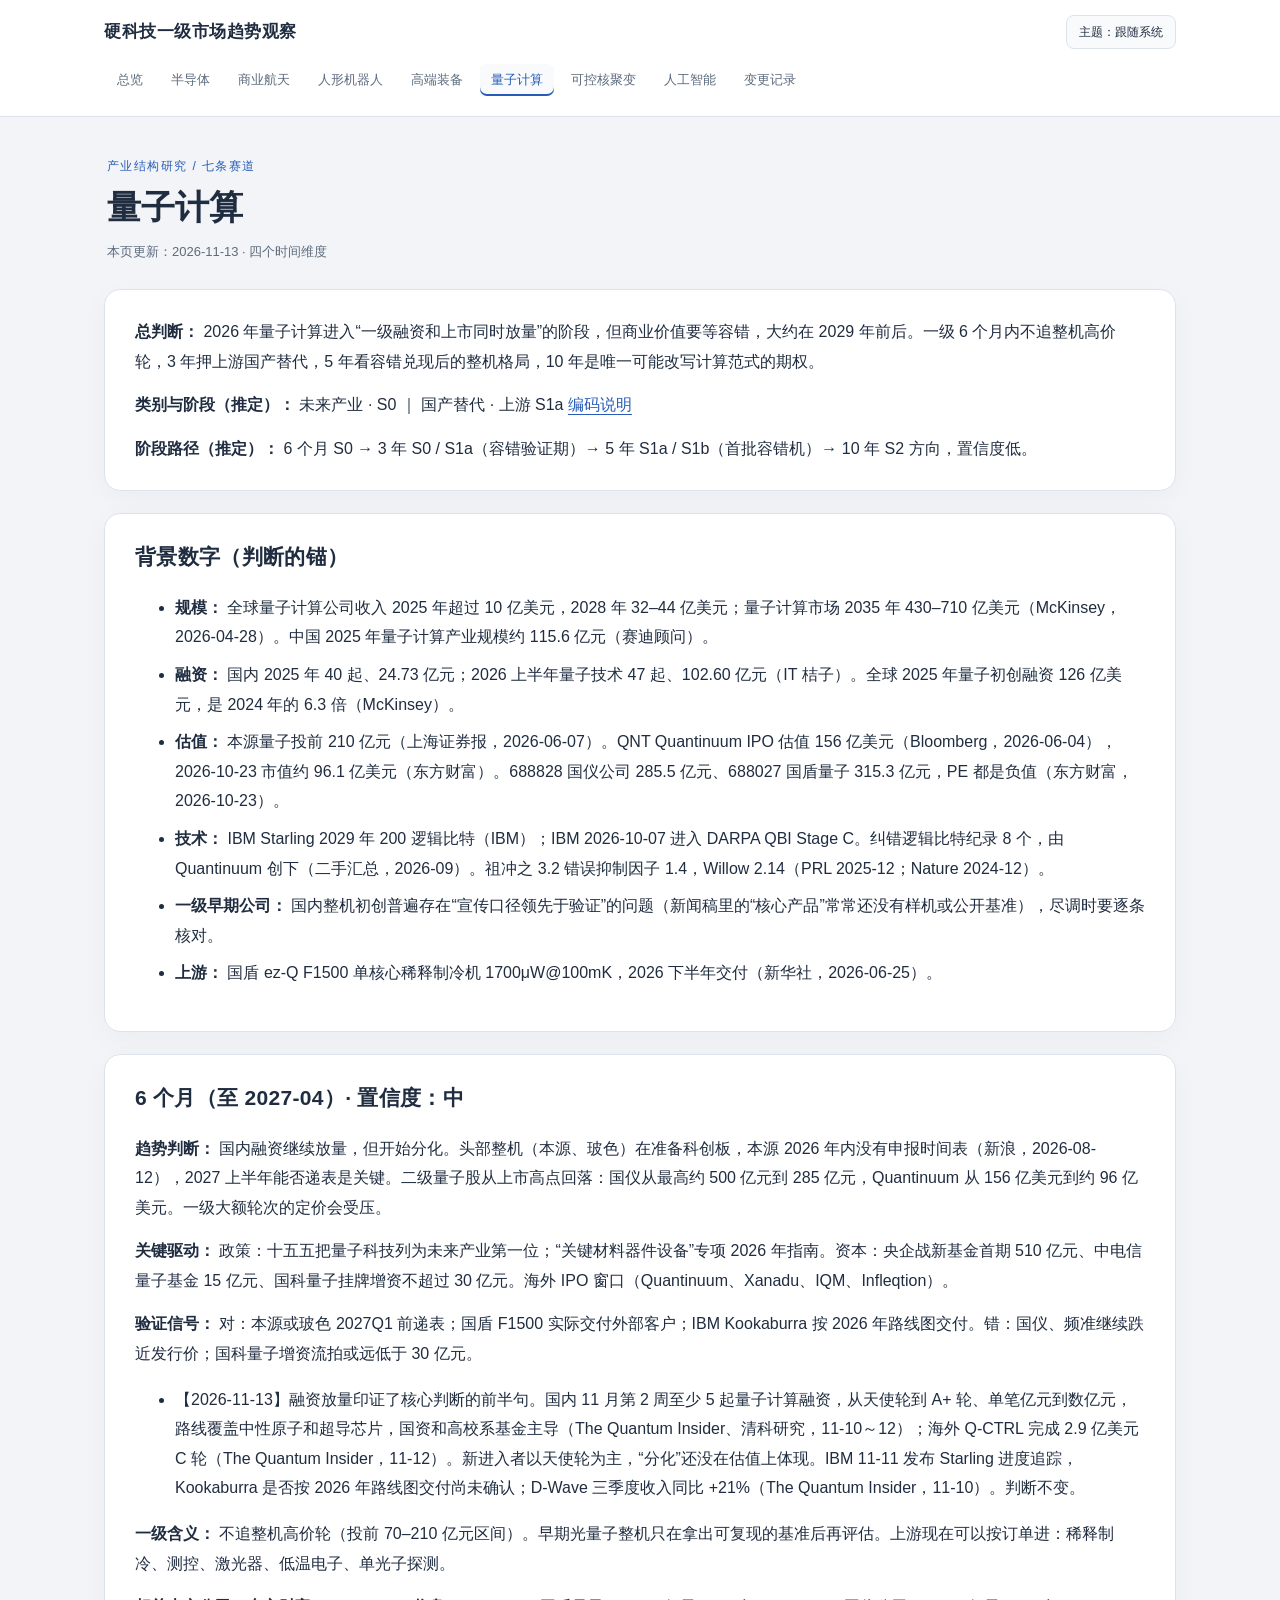
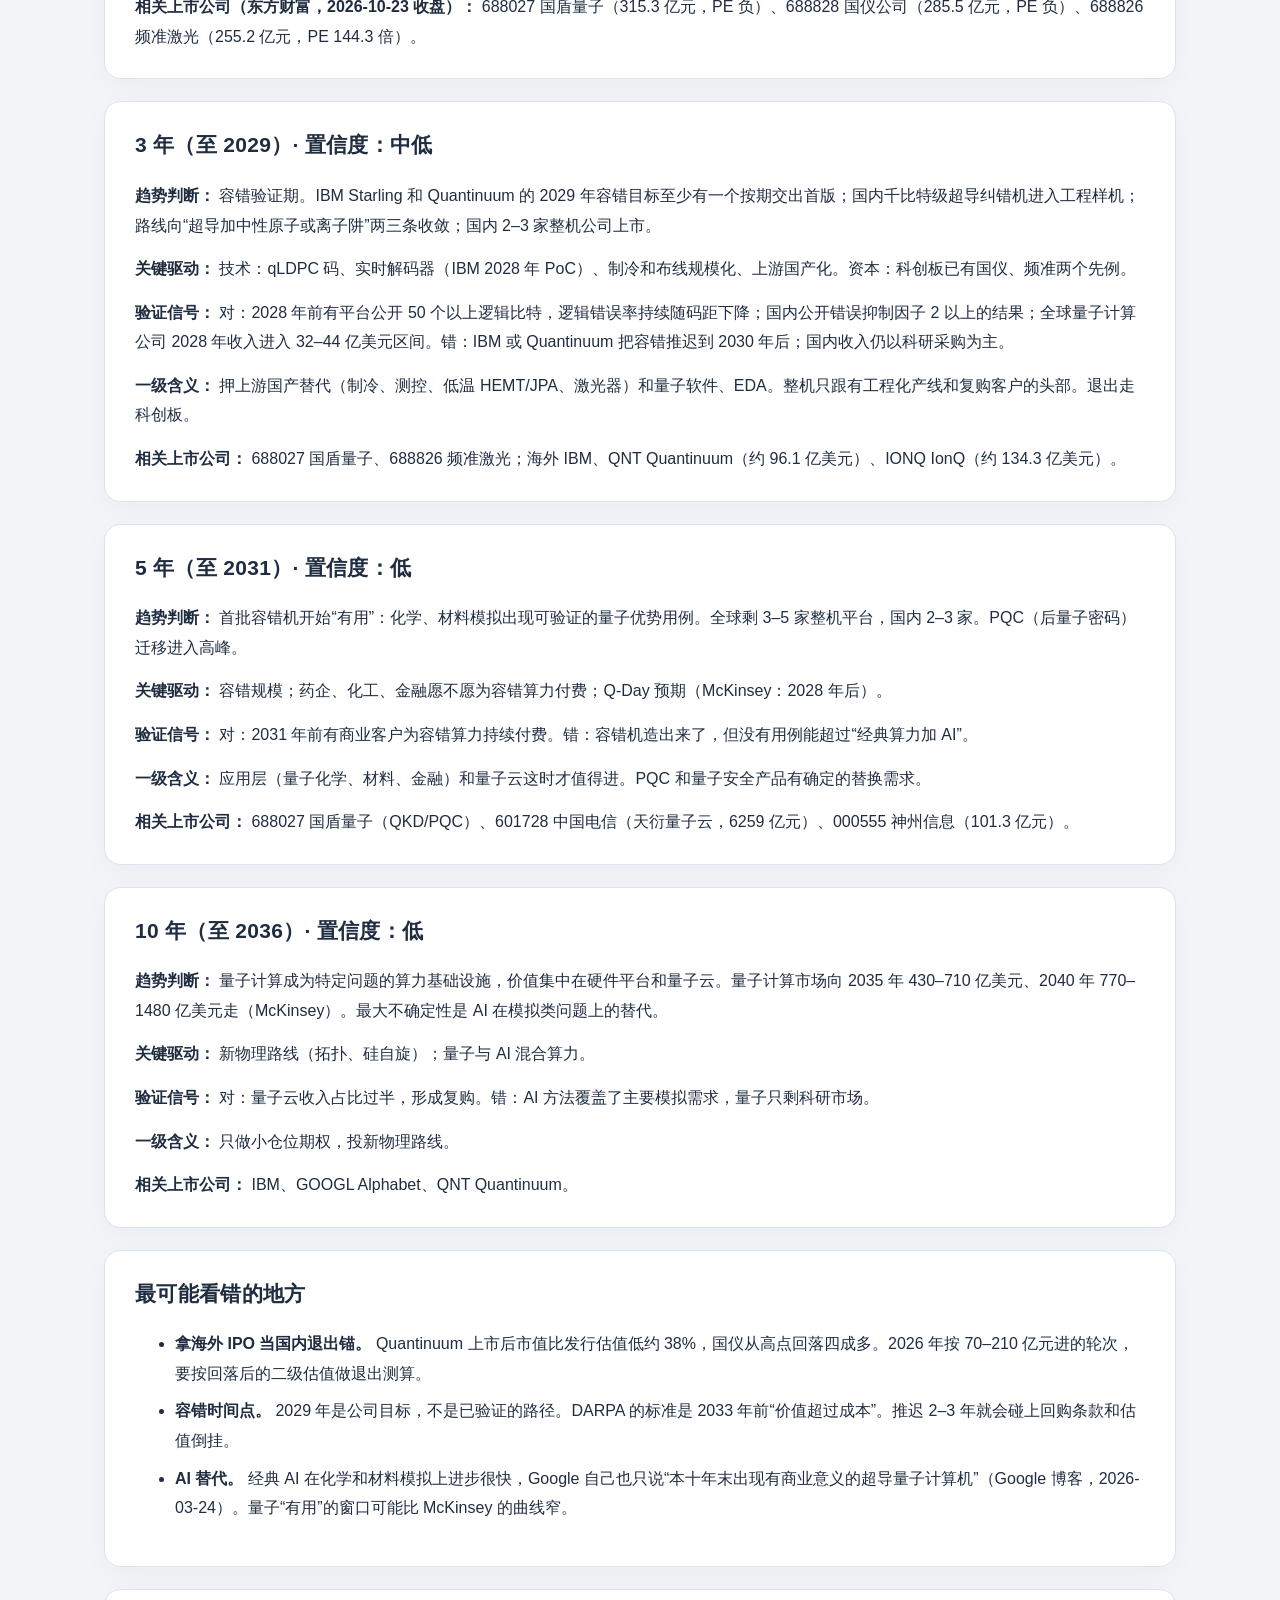
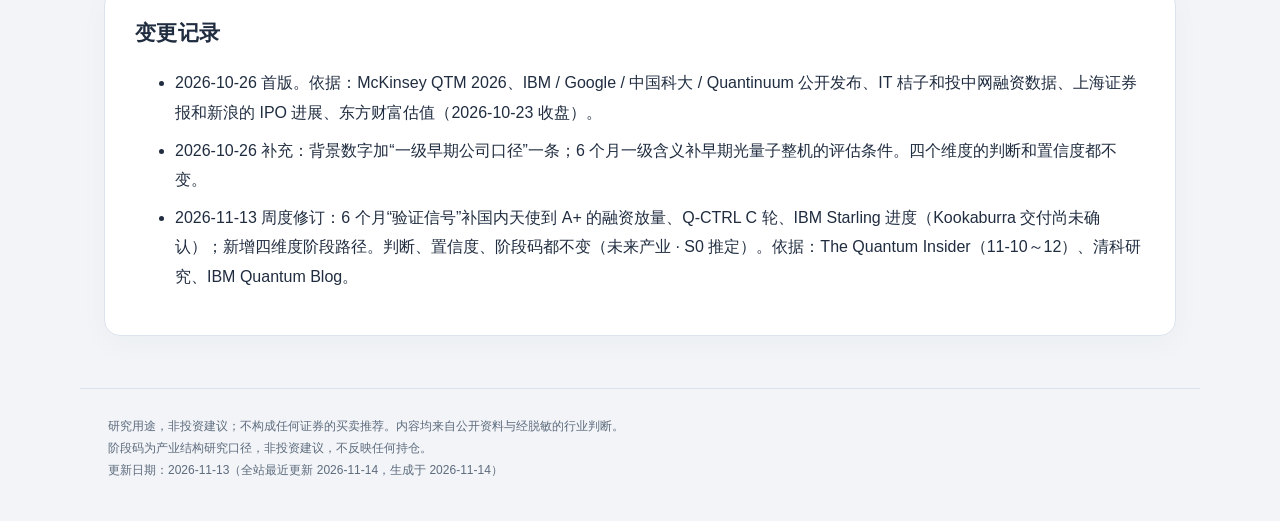
<file: docs/quantum.html>
<!doctype html>
<html lang="zh-CN"><head><meta charset="utf-8">
<meta name="robots" content="noindex,nofollow">
<meta name="viewport" content="width=device-width,initial-scale=1">
<meta name="color-scheme" content="light dark">
<title>量子计算｜硬科技一级市场趋势观察</title><script>(function(){try{var t=localStorage.getItem('theme');if(t==='light'||t==='dark')document.documentElement.dataset.theme=t;}catch(e){}})();</script><link rel="stylesheet" href="style.css?v=20261112-rename1"></head>
<body><a class="skip" href="#main">跳至正文</a><header><div class="header-inner"><div class="topbar"><a class="brand" href="index.html">硬科技一级市场趋势观察</a><button id="theme-toggle" type="button" aria-label="切换浅色、深色或跟随系统主题">主题：跟随系统</button></div><nav aria-label="主导航"><a href="index.html">总览</a><a href="semiconductor.html">半导体</a><a href="space.html">商业航天</a><a href="humanoid.html">人形机器人</a><a href="equipment.html">高端装备</a><a href="quantum.html" class="on" aria-current="page">量子计算</a><a href="fusion.html">可控核聚变</a><a href="ai.html">人工智能</a><a href="changelog.html">变更记录</a></nav></div></header>
<main id="main"><div class="page-heading"><p class="eyebrow">产业结构研究 / 七条赛道</p><h1>量子计算</h1><p class="meta">本页更新：2026-11-13 · 四个时间维度</p></div><section class="card"><p><strong>总判断：</strong> 2026 年量子计算进入“一级融资和上市同时放量”的阶段，但商业价值要等容错，大约在 2029 年前后。一级 6 个月内不追整机高价轮，3 年押上游国产替代，5 年看容错兑现后的整机格局，10 年是唯一可能改写计算范式的期权。</p>
<p><strong>类别与阶段（推定）：</strong> 未来产业 · S0 ｜ 国产替代 · 上游 S1a <a href="index.html#code-guide">编码说明</a></p>
<p><strong>阶段路径（推定）：</strong> 6 个月 S0 → 3 年 S0 / S1a（容错验证期）→ 5 年 S1a / S1b（首批容错机）→ 10 年 S2 方向，置信度低。</p>
</section><section class="card"><h2>背景数字（判断的锚）</h2>
<ul>
<li><strong>规模：</strong> 全球量子计算公司收入 2025 年超过 10 亿美元，2028 年 32–44 亿美元；量子计算市场 2035 年 430–710 亿美元（McKinsey，2026-04-28）。中国 2025 年量子计算产业规模约 115.6 亿元（赛迪顾问）。</li>
<li><strong>融资：</strong> 国内 2025 年 40 起、24.73 亿元；2026 上半年量子技术 47 起、102.60 亿元（IT 桔子）。全球 2025 年量子初创融资 126 亿美元，是 2024 年的 6.3 倍（McKinsey）。</li>
<li><strong>估值：</strong> 本源量子投前 210 亿元（上海证券报，2026-06-07）。QNT Quantinuum IPO 估值 156 亿美元（Bloomberg，2026-06-04），2026-10-23 市值约 96.1 亿美元（东方财富）。688828 国仪公司 285.5 亿元、688027 国盾量子 315.3 亿元，PE 都是负值（东方财富，2026-10-23）。</li>
<li><strong>技术：</strong> IBM Starling 2029 年 200 逻辑比特（IBM）；IBM 2026-10-07 进入 DARPA QBI Stage C。纠错逻辑比特纪录 8 个，由 Quantinuum 创下（二手汇总，2026-09）。祖冲之 3.2 错误抑制因子 1.4，Willow 2.14（PRL 2025-12；Nature 2024-12）。</li>
<li><strong>一级早期公司：</strong> 国内整机初创普遍存在“宣传口径领先于验证”的问题（新闻稿里的“核心产品”常常还没有样机或公开基准），尽调时要逐条核对。</li>
<li><strong>上游：</strong> 国盾 ez-Q F1500 单核心稀释制冷机 1700μW@100mK，2026 下半年交付（新华社，2026-06-25）。</li>
</ul>
</section><section class="card"><h2>6 个月（至 2027-04）· 置信度：中</h2>
<p><strong>趋势判断：</strong> 国内融资继续放量，但开始分化。头部整机（本源、玻色）在准备科创板，本源 2026 年内没有申报时间表（新浪，2026-08-12），2027 上半年能否递表是关键。二级量子股从上市高点回落：国仪从最高约 500 亿元到 285 亿元，Quantinuum 从 156 亿美元到约 96 亿美元。一级大额轮次的定价会受压。</p>
<p><strong>关键驱动：</strong> 政策：十五五把量子科技列为未来产业第一位；“关键材料器件设备”专项 2026 年指南。资本：央企战新基金首期 510 亿元、中电信量子基金 15 亿元、国科量子挂牌增资不超过 30 亿元。海外 IPO 窗口（Quantinuum、Xanadu、IQM、Infleqtion）。</p>
<p><strong>验证信号：</strong> 对：本源或玻色 2027Q1 前递表；国盾 F1500 实际交付外部客户；IBM Kookaburra 按 2026 年路线图交付。错：国仪、频准继续跌近发行价；国科量子增资流拍或远低于 30 亿元。</p>
<ul>
<li>【2026-11-13】融资放量印证了核心判断的前半句。国内 11 月第 2 周至少 5 起量子计算融资，从天使轮到 A+ 轮、单笔亿元到数亿元，路线覆盖中性原子和超导芯片，国资和高校系基金主导（The Quantum Insider、清科研究，11-10～12）；海外 Q-CTRL 完成 2.9 亿美元 C 轮（The Quantum Insider，11-12）。新进入者以天使轮为主，“分化”还没在估值上体现。IBM 11-11 发布 Starling 进度追踪，Kookaburra 是否按 2026 年路线图交付尚未确认；D-Wave 三季度收入同比 +21%（The Quantum Insider，11-10）。判断不变。</li>
</ul>
<p><strong>一级含义：</strong> 不追整机高价轮（投前 70–210 亿元区间）。早期光量子整机只在拿出可复现的基准后再评估。上游现在可以按订单进：稀释制冷、测控、激光器、低温电子、单光子探测。</p>
<p><strong>相关上市公司（东方财富，2026-10-23 收盘）：</strong> 688027 国盾量子（315.3 亿元，PE 负）、688828 国仪公司（285.5 亿元，PE 负）、688826 频准激光（255.2 亿元，PE 144.3 倍）。</p>
</section><section class="card"><h2>3 年（至 2029）· 置信度：中低</h2>
<p><strong>趋势判断：</strong> 容错验证期。IBM Starling 和 Quantinuum 的 2029 年容错目标至少有一个按期交出首版；国内千比特级超导纠错机进入工程样机；路线向“超导加中性原子或离子阱”两三条收敛；国内 2–3 家整机公司上市。</p>
<p><strong>关键驱动：</strong> 技术：qLDPC 码、实时解码器（IBM 2028 年 PoC）、制冷和布线规模化、上游国产化。资本：科创板已有国仪、频准两个先例。</p>
<p><strong>验证信号：</strong> 对：2028 年前有平台公开 50 个以上逻辑比特，逻辑错误率持续随码距下降；国内公开错误抑制因子 2 以上的结果；全球量子计算公司 2028 年收入进入 32–44 亿美元区间。错：IBM 或 Quantinuum 把容错推迟到 2030 年后；国内收入仍以科研采购为主。</p>
<p><strong>一级含义：</strong> 押上游国产替代（制冷、测控、低温 HEMT/JPA、激光器）和量子软件、EDA。整机只跟有工程化产线和复购客户的头部。退出走科创板。</p>
<p><strong>相关上市公司：</strong> 688027 国盾量子、688826 频准激光；海外 IBM、QNT Quantinuum（约 96.1 亿美元）、IONQ IonQ（约 134.3 亿美元）。</p>
</section><section class="card"><h2>5 年（至 2031）· 置信度：低</h2>
<p><strong>趋势判断：</strong> 首批容错机开始“有用”：化学、材料模拟出现可验证的量子优势用例。全球剩 3–5 家整机平台，国内 2–3 家。PQC（后量子密码）迁移进入高峰。</p>
<p><strong>关键驱动：</strong> 容错规模；药企、化工、金融愿不愿为容错算力付费；Q-Day 预期（McKinsey：2028 年后）。</p>
<p><strong>验证信号：</strong> 对：2031 年前有商业客户为容错算力持续付费。错：容错机造出来了，但没有用例能超过“经典算力加 AI”。</p>
<p><strong>一级含义：</strong> 应用层（量子化学、材料、金融）和量子云这时才值得进。PQC 和量子安全产品有确定的替换需求。</p>
<p><strong>相关上市公司：</strong> 688027 国盾量子（QKD/PQC）、601728 中国电信（天衍量子云，6259 亿元）、000555 神州信息（101.3 亿元）。</p>
</section><section class="card"><h2>10 年（至 2036）· 置信度：低</h2>
<p><strong>趋势判断：</strong> 量子计算成为特定问题的算力基础设施，价值集中在硬件平台和量子云。量子计算市场向 2035 年 430–710 亿美元、2040 年 770–1480 亿美元走（McKinsey）。最大不确定性是 AI 在模拟类问题上的替代。</p>
<p><strong>关键驱动：</strong> 新物理路线（拓扑、硅自旋）；量子与 AI 混合算力。</p>
<p><strong>验证信号：</strong> 对：量子云收入占比过半，形成复购。错：AI 方法覆盖了主要模拟需求，量子只剩科研市场。</p>
<p><strong>一级含义：</strong> 只做小仓位期权，投新物理路线。</p>
<p><strong>相关上市公司：</strong> IBM、GOOGL Alphabet、QNT Quantinuum。</p>
</section><section class="card"><h2>最可能看错的地方</h2>
<ul>
<li><strong>拿海外 IPO 当国内退出锚。</strong> Quantinuum 上市后市值比发行估值低约 38%，国仪从高点回落四成多。2026 年按 70–210 亿元进的轮次，要按回落后的二级估值做退出测算。</li>
<li><strong>容错时间点。</strong> 2029 年是公司目标，不是已验证的路径。DARPA 的标准是 2033 年前“价值超过成本”。推迟 2–3 年就会碰上回购条款和估值倒挂。</li>
<li><strong>AI 替代。</strong> 经典 AI 在化学和材料模拟上进步很快，Google 自己也只说“本十年末出现有商业意义的超导量子计算机”（Google 博客，2026-03-24）。量子“有用”的窗口可能比 McKinsey 的曲线窄。</li>
</ul></section><section class="card"><h2>变更记录</h2><ul>
<li>2026-10-26 首版。依据：McKinsey QTM 2026、IBM / Google / 中国科大 / Quantinuum 公开发布、IT 桔子和投中网融资数据、上海证券报和新浪的 IPO 进展、东方财富估值（2026-10-23 收盘）。</li>
<li>2026-10-26 补充：背景数字加“一级早期公司口径”一条；6 个月一级含义补早期光量子整机的评估条件。四个维度的判断和置信度都不变。</li>
<li>2026-11-13 周度修订：6 个月“验证信号”补国内天使到 A+ 的融资放量、Q-CTRL C 轮、IBM Starling 进度（Kookaburra 交付尚未确认）；新增四维度阶段路径。判断、置信度、阶段码都不变（未来产业 · S0 推定）。依据：The Quantum Insider（11-10～12）、清科研究、IBM Quantum Blog。</li>
</ul></section></main>
<footer>研究用途，非投资建议；不构成任何证券的买卖推荐。内容均来自公开资料与经脱敏的行业判断。<br>阶段码为产业结构研究口径，非投资建议，不反映任何持仓。<br>更新日期：2026-11-13（全站最近更新 2026-11-14，生成于 2026-11-14）</footer><script>(function(){var b=document.getElementById('theme-toggle');b.addEventListener('click',function(){var r=document.documentElement,t=r.dataset.theme||'system',n=t==='system'?'light':t==='light'?'dark':'system';if(n==='system')delete r.dataset.theme;else r.dataset.theme=n;try{if(n==='system')localStorage.removeItem('theme');else localStorage.setItem('theme',n);}catch(e){}label();});function label(){var t=document.documentElement.dataset.theme||'system';b.textContent='主题：'+({system:'跟随系统',light:'浅色',dark:'深色'})[t];}label();})();</script></body></html>
</file>
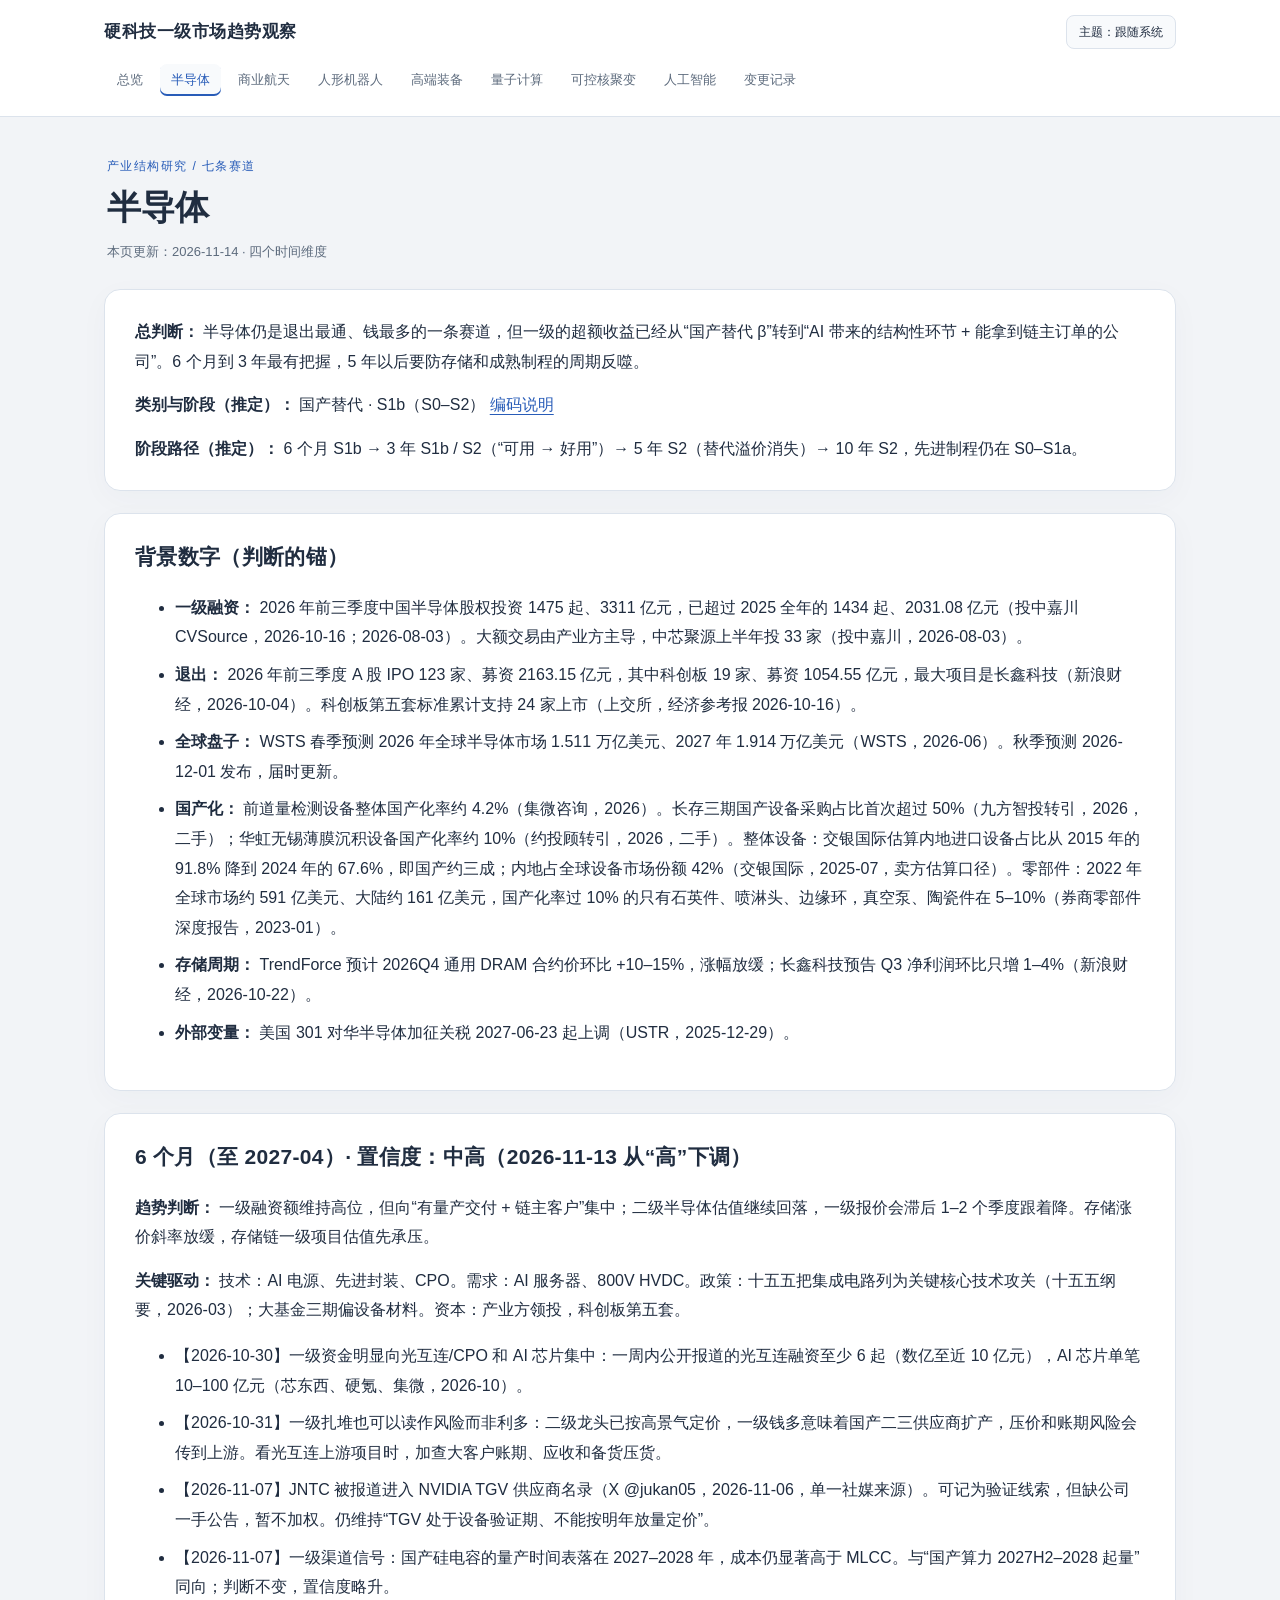
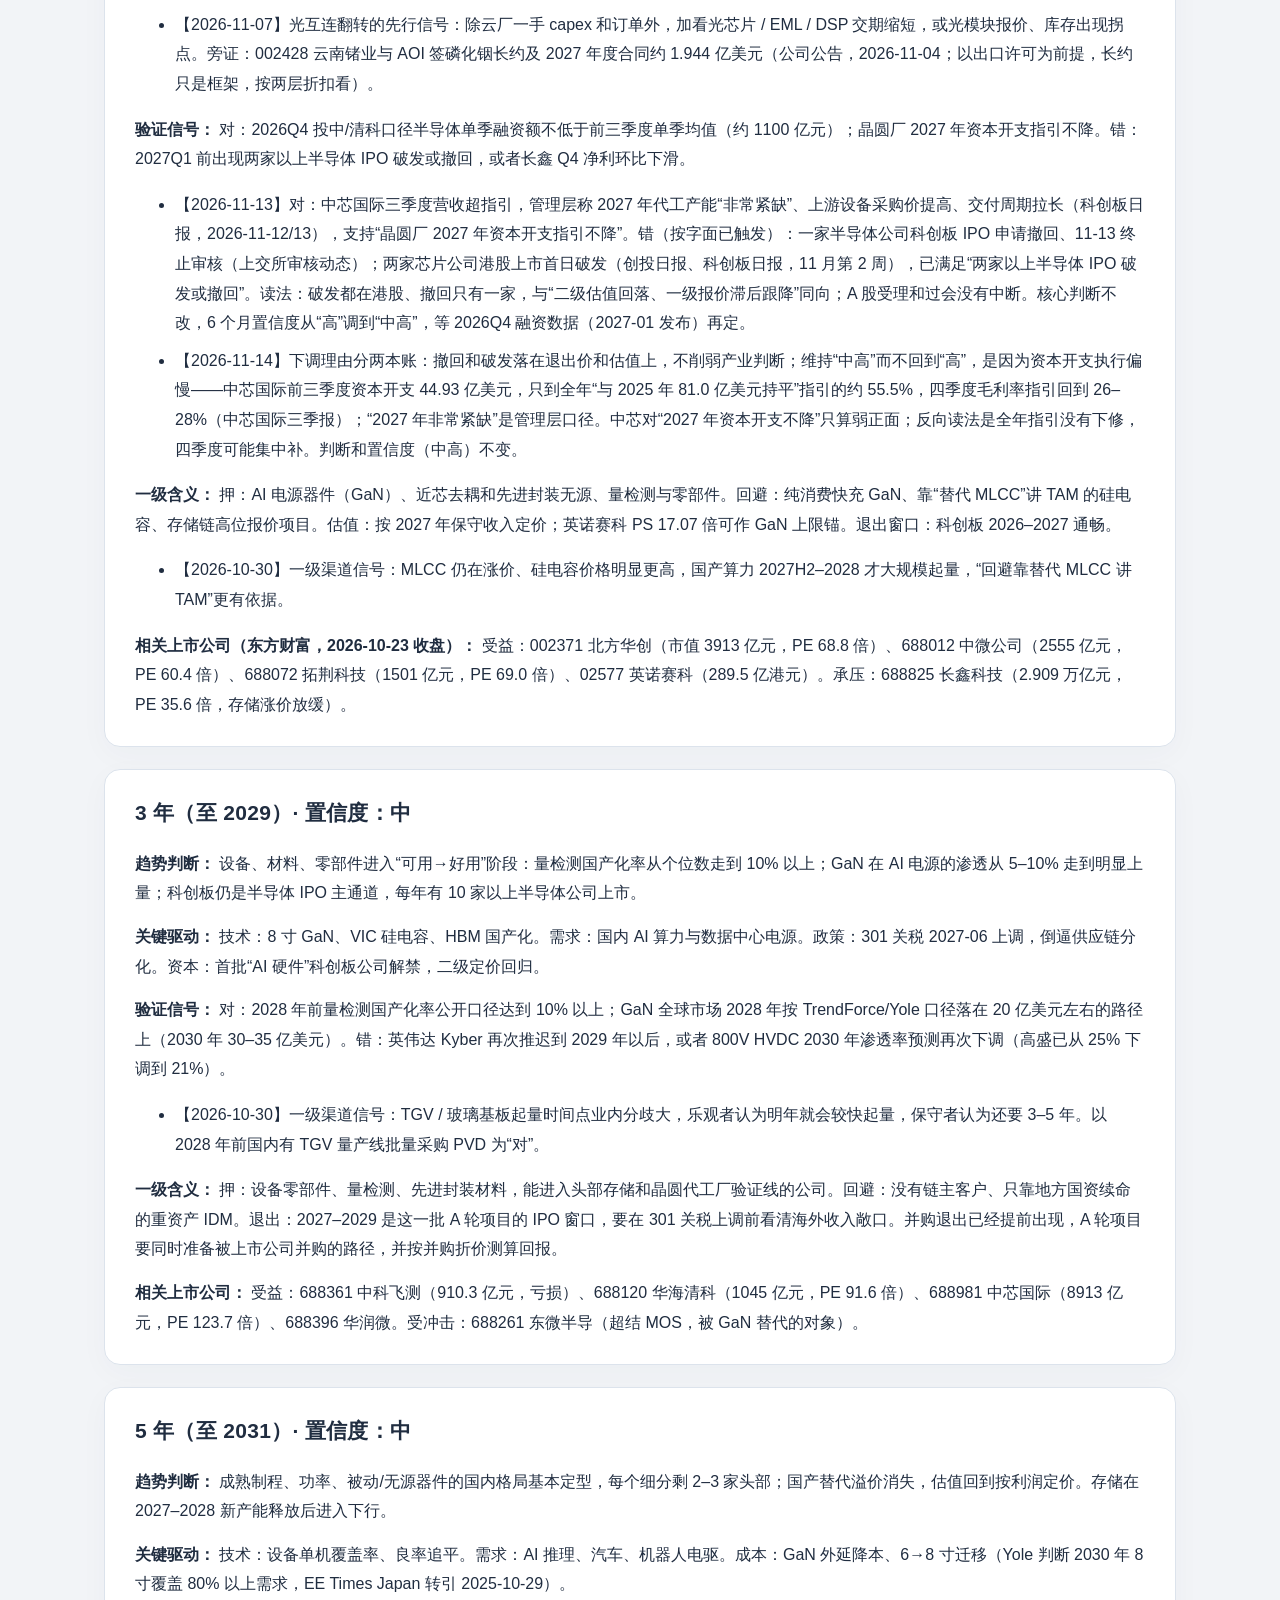
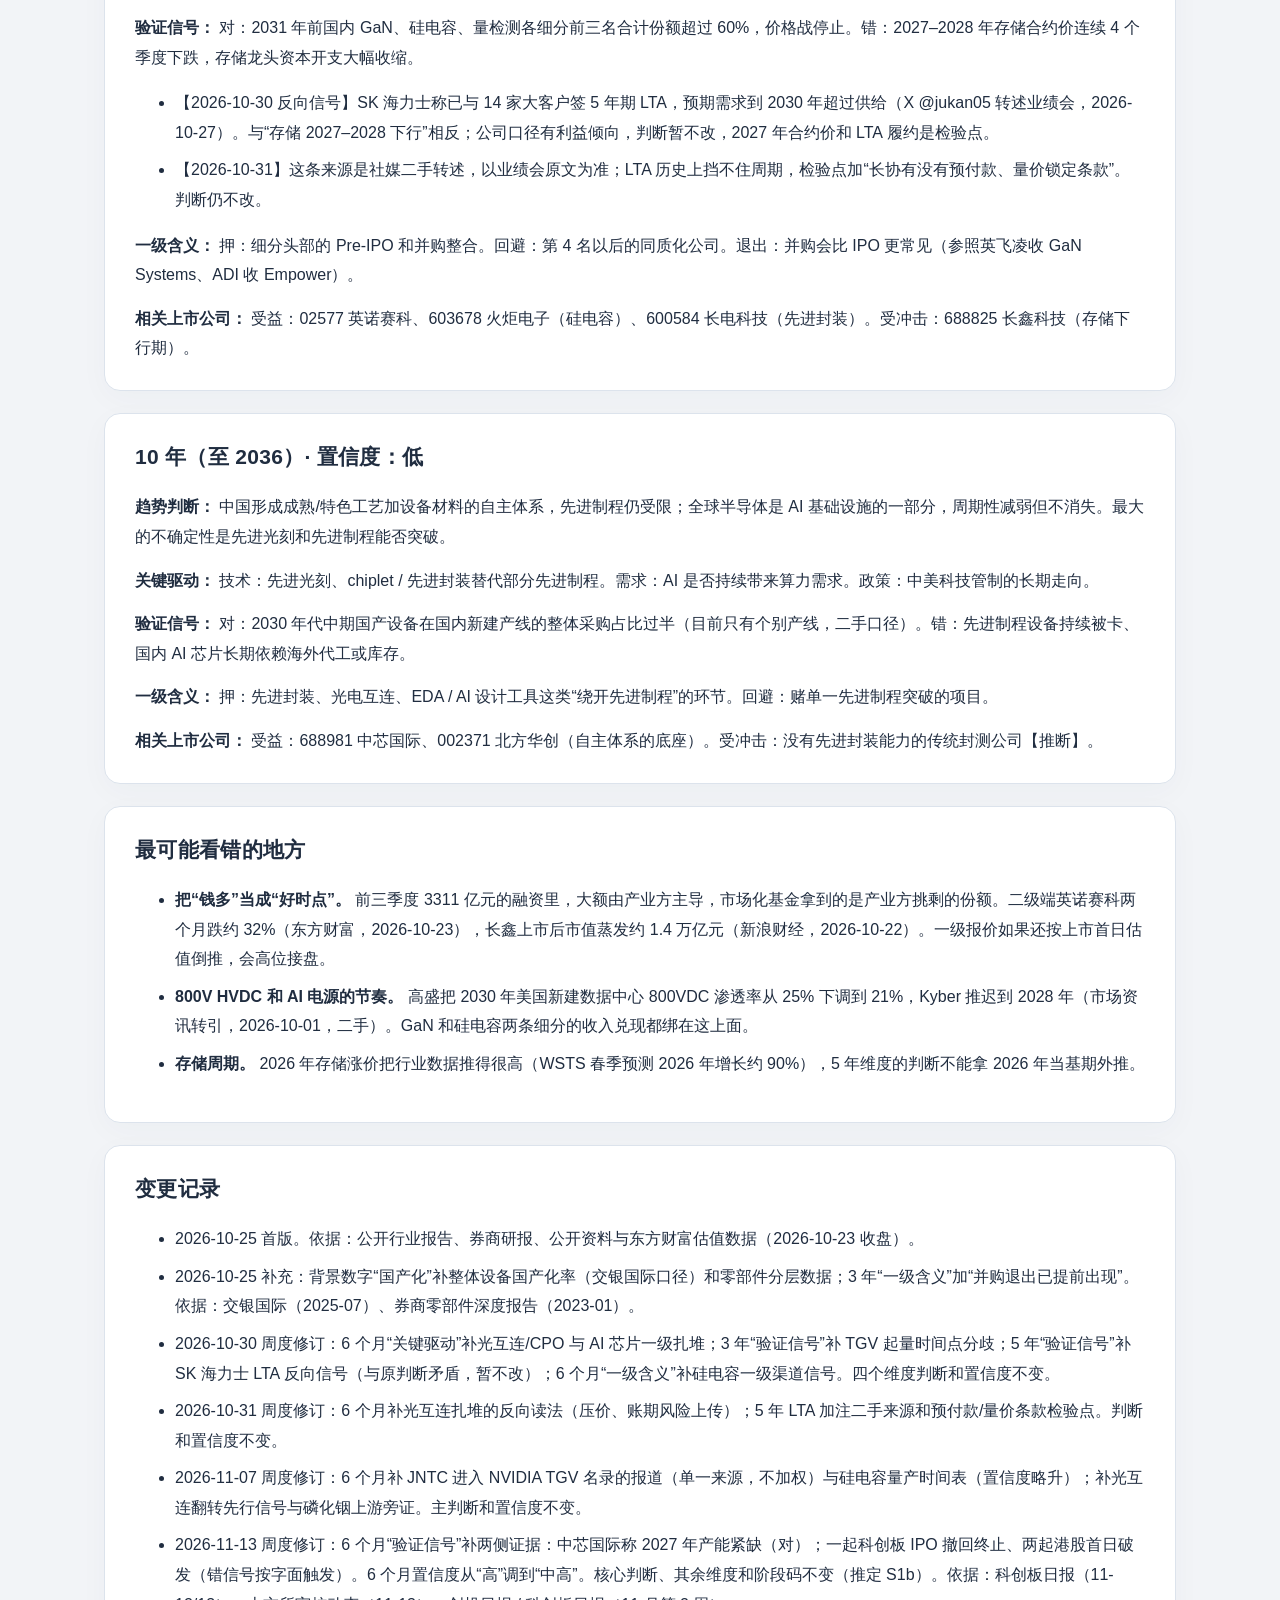
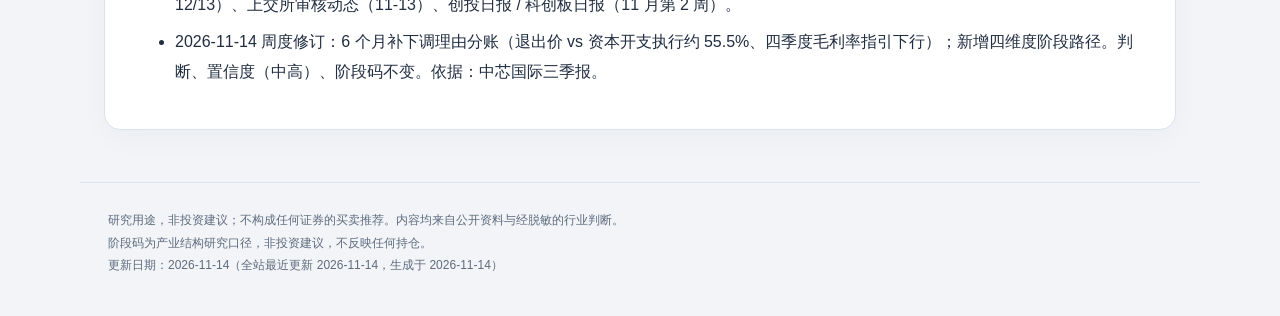
<file: docs/semiconductor.html>
<!doctype html>
<html lang="zh-CN"><head><meta charset="utf-8">
<meta name="robots" content="noindex,nofollow">
<meta name="viewport" content="width=device-width,initial-scale=1">
<meta name="color-scheme" content="light dark">
<title>半导体｜硬科技一级市场趋势观察</title><script>(function(){try{var t=localStorage.getItem('theme');if(t==='light'||t==='dark')document.documentElement.dataset.theme=t;}catch(e){}})();</script><link rel="stylesheet" href="style.css?v=20261112-rename1"></head>
<body><a class="skip" href="#main">跳至正文</a><header><div class="header-inner"><div class="topbar"><a class="brand" href="index.html">硬科技一级市场趋势观察</a><button id="theme-toggle" type="button" aria-label="切换浅色、深色或跟随系统主题">主题：跟随系统</button></div><nav aria-label="主导航"><a href="index.html">总览</a><a href="semiconductor.html" class="on" aria-current="page">半导体</a><a href="space.html">商业航天</a><a href="humanoid.html">人形机器人</a><a href="equipment.html">高端装备</a><a href="quantum.html">量子计算</a><a href="fusion.html">可控核聚变</a><a href="ai.html">人工智能</a><a href="changelog.html">变更记录</a></nav></div></header>
<main id="main"><div class="page-heading"><p class="eyebrow">产业结构研究 / 七条赛道</p><h1>半导体</h1><p class="meta">本页更新：2026-11-14 · 四个时间维度</p></div><section class="card"><p><strong>总判断：</strong> 半导体仍是退出最通、钱最多的一条赛道，但一级的超额收益已经从“国产替代 β”转到“AI 带来的结构性环节 + 能拿到链主订单的公司”。6 个月到 3 年最有把握，5 年以后要防存储和成熟制程的周期反噬。</p>
<p><strong>类别与阶段（推定）：</strong> 国产替代 · S1b（S0–S2） <a href="index.html#code-guide">编码说明</a></p>
<p><strong>阶段路径（推定）：</strong> 6 个月 S1b → 3 年 S1b / S2（“可用 → 好用”）→ 5 年 S2（替代溢价消失）→ 10 年 S2，先进制程仍在 S0–S1a。</p>
</section><section class="card"><h2>背景数字（判断的锚）</h2>
<ul>
<li><strong>一级融资：</strong> 2026 年前三季度中国半导体股权投资 1475 起、3311 亿元，已超过 2025 全年的 1434 起、2031.08 亿元（投中嘉川 CVSource，2026-10-16；2026-08-03）。大额交易由产业方主导，中芯聚源上半年投 33 家（投中嘉川，2026-08-03）。</li>
<li><strong>退出：</strong> 2026 年前三季度 A 股 IPO 123 家、募资 2163.15 亿元，其中科创板 19 家、募资 1054.55 亿元，最大项目是长鑫科技（新浪财经，2026-10-04）。科创板第五套标准累计支持 24 家上市（上交所，经济参考报 2026-10-16）。</li>
<li><strong>全球盘子：</strong> WSTS 春季预测 2026 年全球半导体市场 1.511 万亿美元、2027 年 1.914 万亿美元（WSTS，2026-06）。秋季预测 2026-12-01 发布，届时更新。</li>
<li><strong>国产化：</strong> 前道量检测设备整体国产化率约 4.2%（集微咨询，2026）。长存三期国产设备采购占比首次超过 50%（九方智投转引，2026，二手）；华虹无锡薄膜沉积设备国产化率约 10%（约投顾转引，2026，二手）。整体设备：交银国际估算内地进口设备占比从 2015 年的 91.8% 降到 2024 年的 67.6%，即国产约三成；内地占全球设备市场份额 42%（交银国际，2025-07，卖方估算口径）。零部件：2022 年全球市场约 591 亿美元、大陆约 161 亿美元，国产化率过 10% 的只有石英件、喷淋头、边缘环，真空泵、陶瓷件在 5–10%（券商零部件深度报告，2023-01）。</li>
<li><strong>存储周期：</strong> TrendForce 预计 2026Q4 通用 DRAM 合约价环比 +10–15%，涨幅放缓；长鑫科技预告 Q3 净利润环比只增 1–4%（新浪财经，2026-10-22）。</li>
<li><strong>外部变量：</strong> 美国 301 对华半导体加征关税 2027-06-23 起上调（USTR，2025-12-29）。</li>
</ul>
</section><section class="card"><h2>6 个月（至 2027-04）· 置信度：中高（2026-11-13 从“高”下调）</h2>
<p><strong>趋势判断：</strong> 一级融资额维持高位，但向“有量产交付 + 链主客户”集中；二级半导体估值继续回落，一级报价会滞后 1–2 个季度跟着降。存储涨价斜率放缓，存储链一级项目估值先承压。</p>
<p><strong>关键驱动：</strong> 技术：AI 电源、先进封装、CPO。需求：AI 服务器、800V HVDC。政策：十五五把集成电路列为关键核心技术攻关（十五五纲要，2026-03）；大基金三期偏设备材料。资本：产业方领投，科创板第五套。</p>
<ul>
<li>【2026-10-30】一级资金明显向光互连/CPO 和 AI 芯片集中：一周内公开报道的光互连融资至少 6 起（数亿至近 10 亿元），AI 芯片单笔 10–100 亿元（芯东西、硬氪、集微，2026-10）。</li>
<li>【2026-10-31】一级扎堆也可以读作风险而非利多：二级龙头已按高景气定价，一级钱多意味着国产二三供应商扩产，压价和账期风险会传到上游。看光互连上游项目时，加查大客户账期、应收和备货压货。</li>
<li>【2026-11-07】JNTC 被报道进入 NVIDIA TGV 供应商名录（X @jukan05，2026-11-06，单一社媒来源）。可记为验证线索，但缺公司一手公告，暂不加权。仍维持“TGV 处于设备验证期、不能按明年放量定价”。</li>
<li>【2026-11-07】一级渠道信号：国产硅电容的量产时间表落在 2027–2028 年，成本仍显著高于 MLCC。与“国产算力 2027H2–2028 起量”同向；判断不变，置信度略升。</li>
<li>【2026-11-07】光互连翻转的先行信号：除云厂一手 capex 和订单外，加看光芯片 / EML / DSP 交期缩短，或光模块报价、库存出现拐点。旁证：002428 云南锗业与 AOI 签磷化铟长约及 2027 年度合同约 1.944 亿美元（公司公告，2026-11-04；以出口许可为前提，长约只是框架，按两层折扣看）。</li>
</ul>
<p><strong>验证信号：</strong> 对：2026Q4 投中/清科口径半导体单季融资额不低于前三季度单季均值（约 1100 亿元）；晶圆厂 2027 年资本开支指引不降。错：2027Q1 前出现两家以上半导体 IPO 破发或撤回，或者长鑫 Q4 净利环比下滑。</p>
<ul>
<li>【2026-11-13】对：中芯国际三季度营收超指引，管理层称 2027 年代工产能“非常紧缺”、上游设备采购价提高、交付周期拉长（科创板日报，2026-11-12/13），支持“晶圆厂 2027 年资本开支指引不降”。错（按字面已触发）：一家半导体公司科创板 IPO 申请撤回、11-13 终止审核（上交所审核动态）；两家芯片公司港股上市首日破发（创投日报、科创板日报，11 月第 2 周），已满足“两家以上半导体 IPO 破发或撤回”。读法：破发都在港股、撤回只有一家，与“二级估值回落、一级报价滞后跟降”同向；A 股受理和过会没有中断。核心判断不改，6 个月置信度从“高”调到“中高”，等 2026Q4 融资数据（2027-01 发布）再定。</li>
<li>【2026-11-14】下调理由分两本账：撤回和破发落在退出价和估值上，不削弱产业判断；维持“中高”而不回到“高”，是因为资本开支执行偏慢——中芯国际前三季度资本开支 44.93 亿美元，只到全年“与 2025 年 81.0 亿美元持平”指引的约 55.5%，四季度毛利率指引回到 26–28%（中芯国际三季报）；“2027 年非常紧缺”是管理层口径。中芯对“2027 年资本开支不降”只算弱正面；反向读法是全年指引没有下修，四季度可能集中补。判断和置信度（中高）不变。</li>
</ul>
<p><strong>一级含义：</strong> 押：AI 电源器件（GaN）、近芯去耦和先进封装无源、量检测与零部件。回避：纯消费快充 GaN、靠“替代 MLCC”讲 TAM 的硅电容、存储链高位报价项目。估值：按 2027 年保守收入定价；英诺赛科 PS 17.07 倍可作 GaN 上限锚。退出窗口：科创板 2026–2027 通畅。</p>
<ul>
<li>【2026-10-30】一级渠道信号：MLCC 仍在涨价、硅电容价格明显更高，国产算力 2027H2–2028 才大规模起量，“回避靠替代 MLCC 讲 TAM”更有依据。</li>
</ul>
<p><strong>相关上市公司（东方财富，2026-10-23 收盘）：</strong> 受益：002371 北方华创（市值 3913 亿元，PE 68.8 倍）、688012 中微公司（2555 亿元，PE 60.4 倍）、688072 拓荆科技（1501 亿元，PE 69.0 倍）、02577 英诺赛科（289.5 亿港元）。承压：688825 长鑫科技（2.909 万亿元，PE 35.6 倍，存储涨价放缓）。</p>
</section><section class="card"><h2>3 年（至 2029）· 置信度：中</h2>
<p><strong>趋势判断：</strong> 设备、材料、零部件进入“可用→好用”阶段：量检测国产化率从个位数走到 10% 以上；GaN 在 AI 电源的渗透从 5–10% 走到明显上量；科创板仍是半导体 IPO 主通道，每年有 10 家以上半导体公司上市。</p>
<p><strong>关键驱动：</strong> 技术：8 寸 GaN、VIC 硅电容、HBM 国产化。需求：国内 AI 算力与数据中心电源。政策：301 关税 2027-06 上调，倒逼供应链分化。资本：首批“AI 硬件”科创板公司解禁，二级定价回归。</p>
<p><strong>验证信号：</strong> 对：2028 年前量检测国产化率公开口径达到 10% 以上；GaN 全球市场 2028 年按 TrendForce/Yole 口径落在 20 亿美元左右的路径上（2030 年 30–35 亿美元）。错：英伟达 Kyber 再次推迟到 2029 年以后，或者 800V HVDC 2030 年渗透率预测再次下调（高盛已从 25% 下调到 21%）。</p>
<ul>
<li>【2026-10-30】一级渠道信号：TGV / 玻璃基板起量时间点业内分歧大，乐观者认为明年就会较快起量，保守者认为还要 3–5 年。以 2028 年前国内有 TGV 量产线批量采购 PVD 为“对”。</li>
</ul>
<p><strong>一级含义：</strong> 押：设备零部件、量检测、先进封装材料，能进入头部存储和晶圆代工厂验证线的公司。回避：没有链主客户、只靠地方国资续命的重资产 IDM。退出：2027–2029 是这一批 A 轮项目的 IPO 窗口，要在 301 关税上调前看清海外收入敞口。并购退出已经提前出现，A 轮项目要同时准备被上市公司并购的路径，并按并购折价测算回报。</p>
<p><strong>相关上市公司：</strong> 受益：688361 中科飞测（910.3 亿元，亏损）、688120 华海清科（1045 亿元，PE 91.6 倍）、688981 中芯国际（8913 亿元，PE 123.7 倍）、688396 华润微。受冲击：688261 东微半导（超结 MOS，被 GaN 替代的对象）。</p>
</section><section class="card"><h2>5 年（至 2031）· 置信度：中</h2>
<p><strong>趋势判断：</strong> 成熟制程、功率、被动/无源器件的国内格局基本定型，每个细分剩 2–3 家头部；国产替代溢价消失，估值回到按利润定价。存储在 2027–2028 新产能释放后进入下行。</p>
<p><strong>关键驱动：</strong> 技术：设备单机覆盖率、良率追平。需求：AI 推理、汽车、机器人电驱。成本：GaN 外延降本、6→8 寸迁移（Yole 判断 2030 年 8 寸覆盖 80% 以上需求，EE Times Japan 转引 2025-10-29）。</p>
<p><strong>验证信号：</strong> 对：2031 年前国内 GaN、硅电容、量检测各细分前三名合计份额超过 60%，价格战停止。错：2027–2028 年存储合约价连续 4 个季度下跌，存储龙头资本开支大幅收缩。</p>
<ul>
<li>【2026-10-30 反向信号】SK 海力士称已与 14 家大客户签 5 年期 LTA，预期需求到 2030 年超过供给（X @jukan05 转述业绩会，2026-10-27）。与“存储 2027–2028 下行”相反；公司口径有利益倾向，判断暂不改，2027 年合约价和 LTA 履约是检验点。</li>
<li>【2026-10-31】这条来源是社媒二手转述，以业绩会原文为准；LTA 历史上挡不住周期，检验点加“长协有没有预付款、量价锁定条款”。判断仍不改。</li>
</ul>
<p><strong>一级含义：</strong> 押：细分头部的 Pre-IPO 和并购整合。回避：第 4 名以后的同质化公司。退出：并购会比 IPO 更常见（参照英飞凌收 GaN Systems、ADI 收 Empower）。</p>
<p><strong>相关上市公司：</strong> 受益：02577 英诺赛科、603678 火炬电子（硅电容）、600584 长电科技（先进封装）。受冲击：688825 长鑫科技（存储下行期）。</p>
</section><section class="card"><h2>10 年（至 2036）· 置信度：低</h2>
<p><strong>趋势判断：</strong> 中国形成成熟/特色工艺加设备材料的自主体系，先进制程仍受限；全球半导体是 AI 基础设施的一部分，周期性减弱但不消失。最大的不确定性是先进光刻和先进制程能否突破。</p>
<p><strong>关键驱动：</strong> 技术：先进光刻、chiplet / 先进封装替代部分先进制程。需求：AI 是否持续带来算力需求。政策：中美科技管制的长期走向。</p>
<p><strong>验证信号：</strong> 对：2030 年代中期国产设备在国内新建产线的整体采购占比过半（目前只有个别产线，二手口径）。错：先进制程设备持续被卡、国内 AI 芯片长期依赖海外代工或库存。</p>
<p><strong>一级含义：</strong> 押：先进封装、光电互连、EDA / AI 设计工具这类“绕开先进制程”的环节。回避：赌单一先进制程突破的项目。</p>
<p><strong>相关上市公司：</strong> 受益：688981 中芯国际、002371 北方华创（自主体系的底座）。受冲击：没有先进封装能力的传统封测公司【推断】。</p>
</section><section class="card"><h2>最可能看错的地方</h2>
<ul>
<li><strong>把“钱多”当成“好时点”。</strong> 前三季度 3311 亿元的融资里，大额由产业方主导，市场化基金拿到的是产业方挑剩的份额。二级端英诺赛科两个月跌约 32%（东方财富，2026-10-23），长鑫上市后市值蒸发约 1.4 万亿元（新浪财经，2026-10-22）。一级报价如果还按上市首日估值倒推，会高位接盘。</li>
<li><strong>800V HVDC 和 AI 电源的节奏。</strong> 高盛把 2030 年美国新建数据中心 800VDC 渗透率从 25% 下调到 21%，Kyber 推迟到 2028 年（市场资讯转引，2026-10-01，二手）。GaN 和硅电容两条细分的收入兑现都绑在这上面。</li>
<li><strong>存储周期。</strong> 2026 年存储涨价把行业数据推得很高（WSTS 春季预测 2026 年增长约 90%），5 年维度的判断不能拿 2026 年当基期外推。</li>
</ul></section><section class="card"><h2>变更记录</h2><ul>
<li>2026-10-25 首版。依据：公开行业报告、券商研报、公开资料与东方财富估值数据（2026-10-23 收盘）。</li>
<li>2026-10-25 补充：背景数字“国产化”补整体设备国产化率（交银国际口径）和零部件分层数据；3 年“一级含义”加“并购退出已提前出现”。依据：交银国际（2025-07）、券商零部件深度报告（2023-01）。</li>
<li>2026-10-30 周度修订：6 个月“关键驱动”补光互连/CPO 与 AI 芯片一级扎堆；3 年“验证信号”补 TGV 起量时间点分歧；5 年“验证信号”补 SK 海力士 LTA 反向信号（与原判断矛盾，暂不改）；6 个月“一级含义”补硅电容一级渠道信号。四个维度判断和置信度不变。</li>
<li>2026-10-31 周度修订：6 个月补光互连扎堆的反向读法（压价、账期风险上传）；5 年 LTA 加注二手来源和预付款/量价条款检验点。判断和置信度不变。</li>
<li>2026-11-07 周度修订：6 个月补 JNTC 进入 NVIDIA TGV 名录的报道（单一来源，不加权）与硅电容量产时间表（置信度略升）；补光互连翻转先行信号与磷化铟上游旁证。主判断和置信度不变。</li>
<li>2026-11-13 周度修订：6 个月“验证信号”补两侧证据：中芯国际称 2027 年产能紧缺（对）；一起科创板 IPO 撤回终止、两起港股首日破发（错信号按字面触发）。6 个月置信度从“高”调到“中高”。核心判断、其余维度和阶段码不变（推定 S1b）。依据：科创板日报（11-12/13）、上交所审核动态（11-13）、创投日报 / 科创板日报（11 月第 2 周）。</li>
<li>2026-11-14 周度修订：6 个月补下调理由分账（退出价 vs 资本开支执行约 55.5%、四季度毛利率指引下行）；新增四维度阶段路径。判断、置信度（中高）、阶段码不变。依据：中芯国际三季报。</li>
</ul></section></main>
<footer>研究用途，非投资建议；不构成任何证券的买卖推荐。内容均来自公开资料与经脱敏的行业判断。<br>阶段码为产业结构研究口径，非投资建议，不反映任何持仓。<br>更新日期：2026-11-14（全站最近更新 2026-11-14，生成于 2026-11-14）</footer><script>(function(){var b=document.getElementById('theme-toggle');b.addEventListener('click',function(){var r=document.documentElement,t=r.dataset.theme||'system',n=t==='system'?'light':t==='light'?'dark':'system';if(n==='system')delete r.dataset.theme;else r.dataset.theme=n;try{if(n==='system')localStorage.removeItem('theme');else localStorage.setItem('theme',n);}catch(e){}label();});function label(){var t=document.documentElement.dataset.theme||'system';b.textContent='主题：'+({system:'跟随系统',light:'浅色',dark:'深色'})[t];}label();})();</script></body></html>
</file>
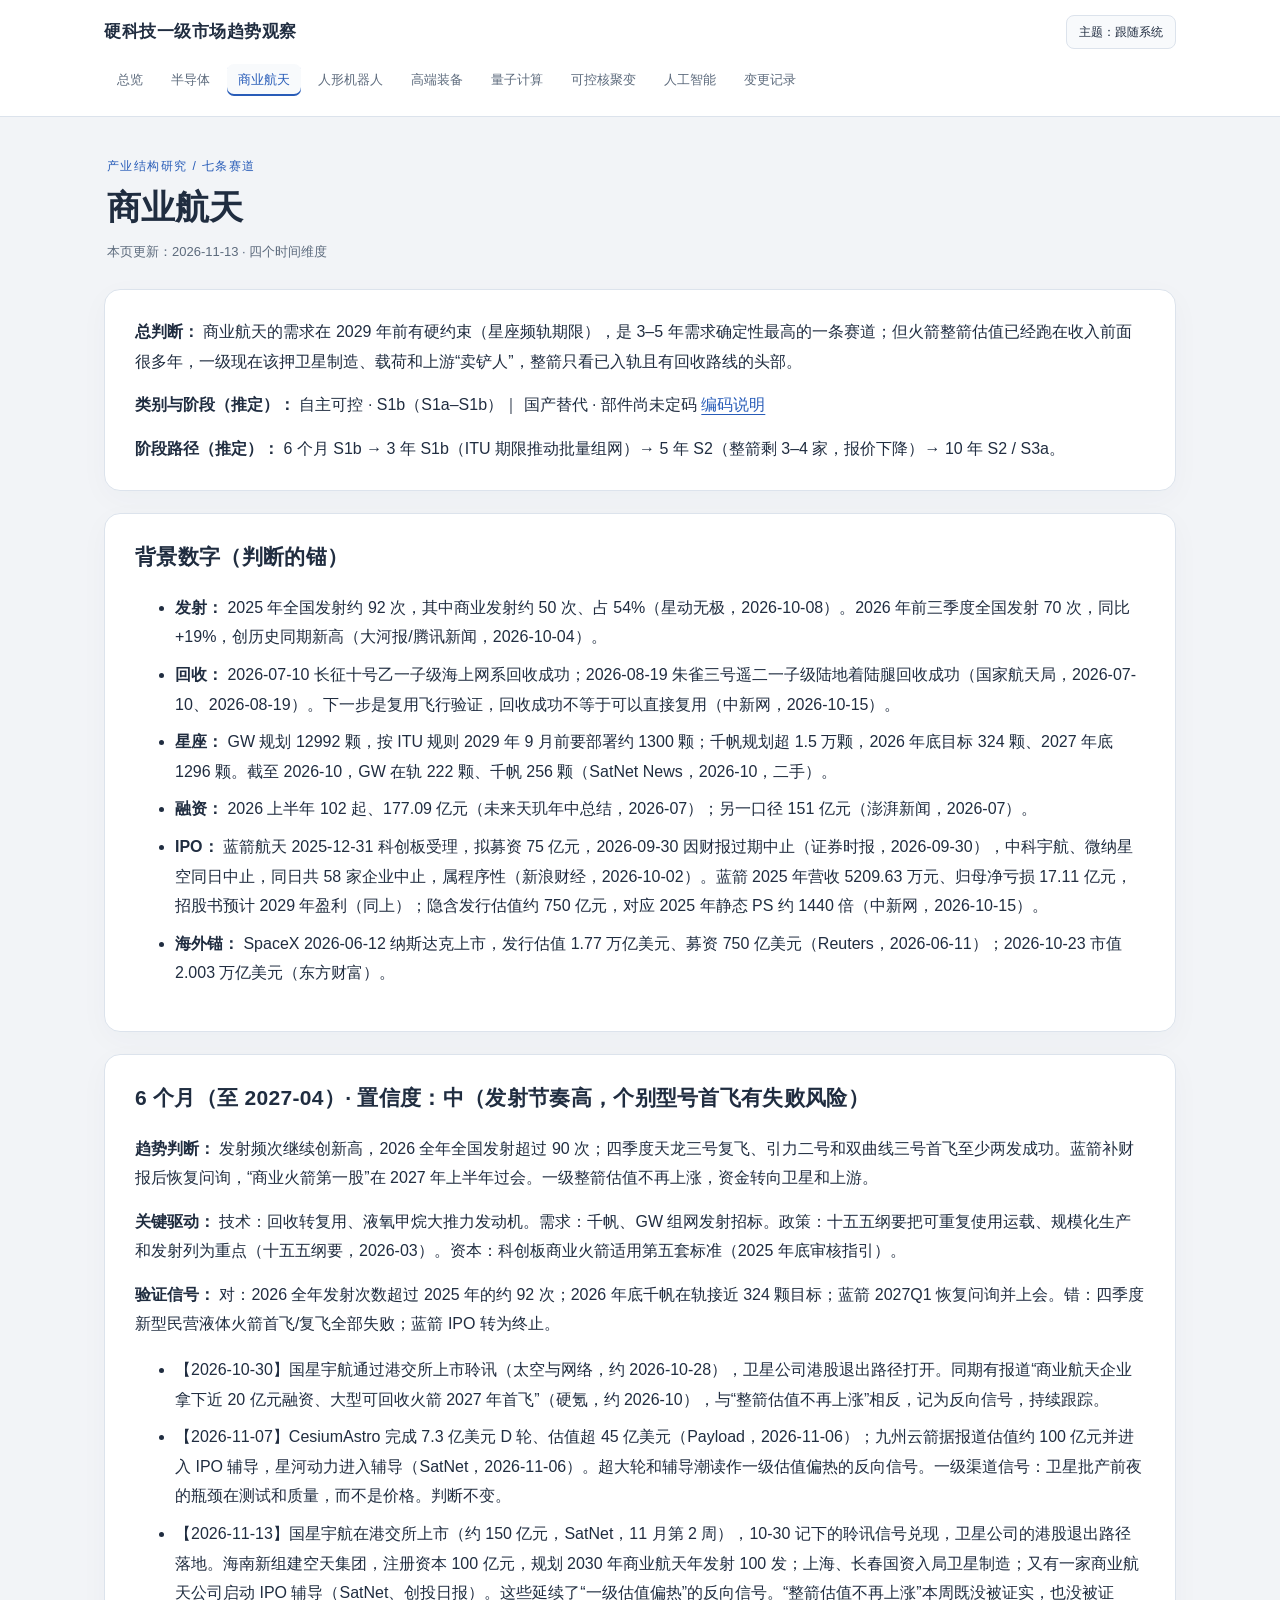
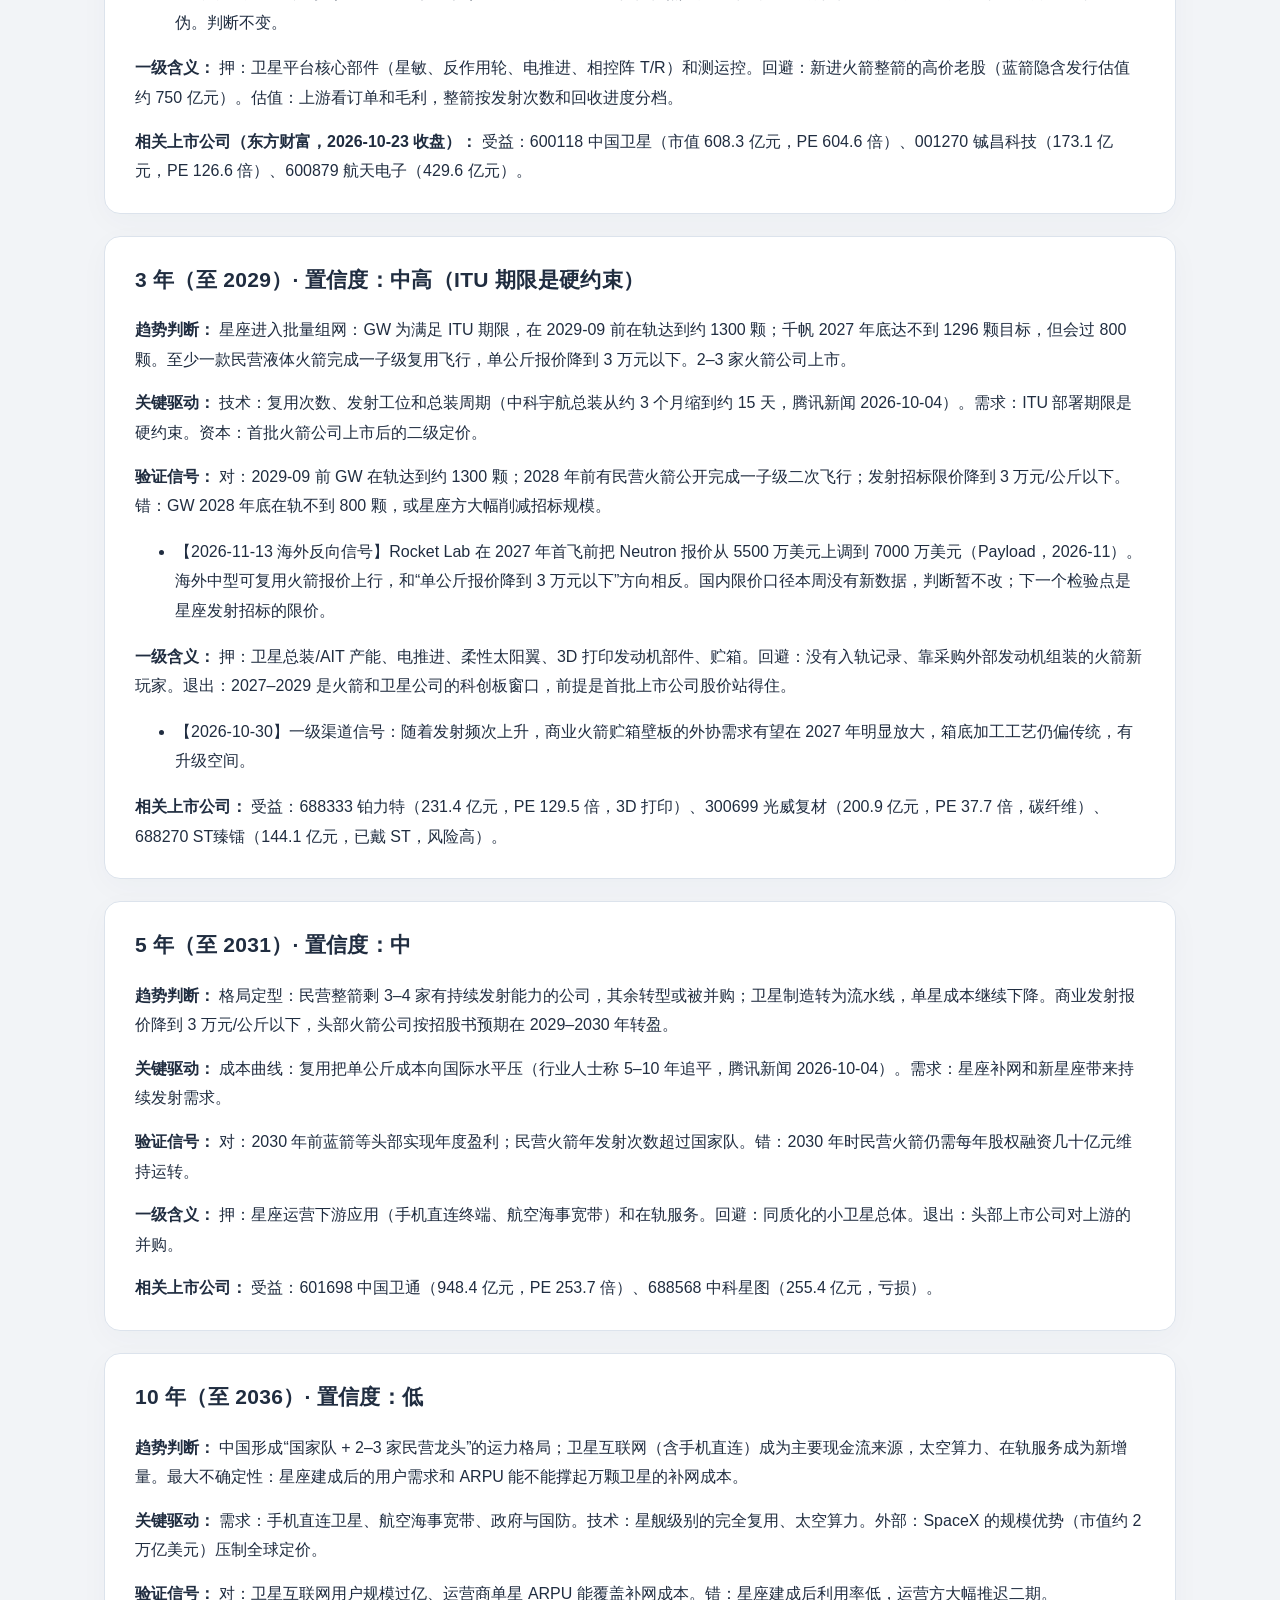
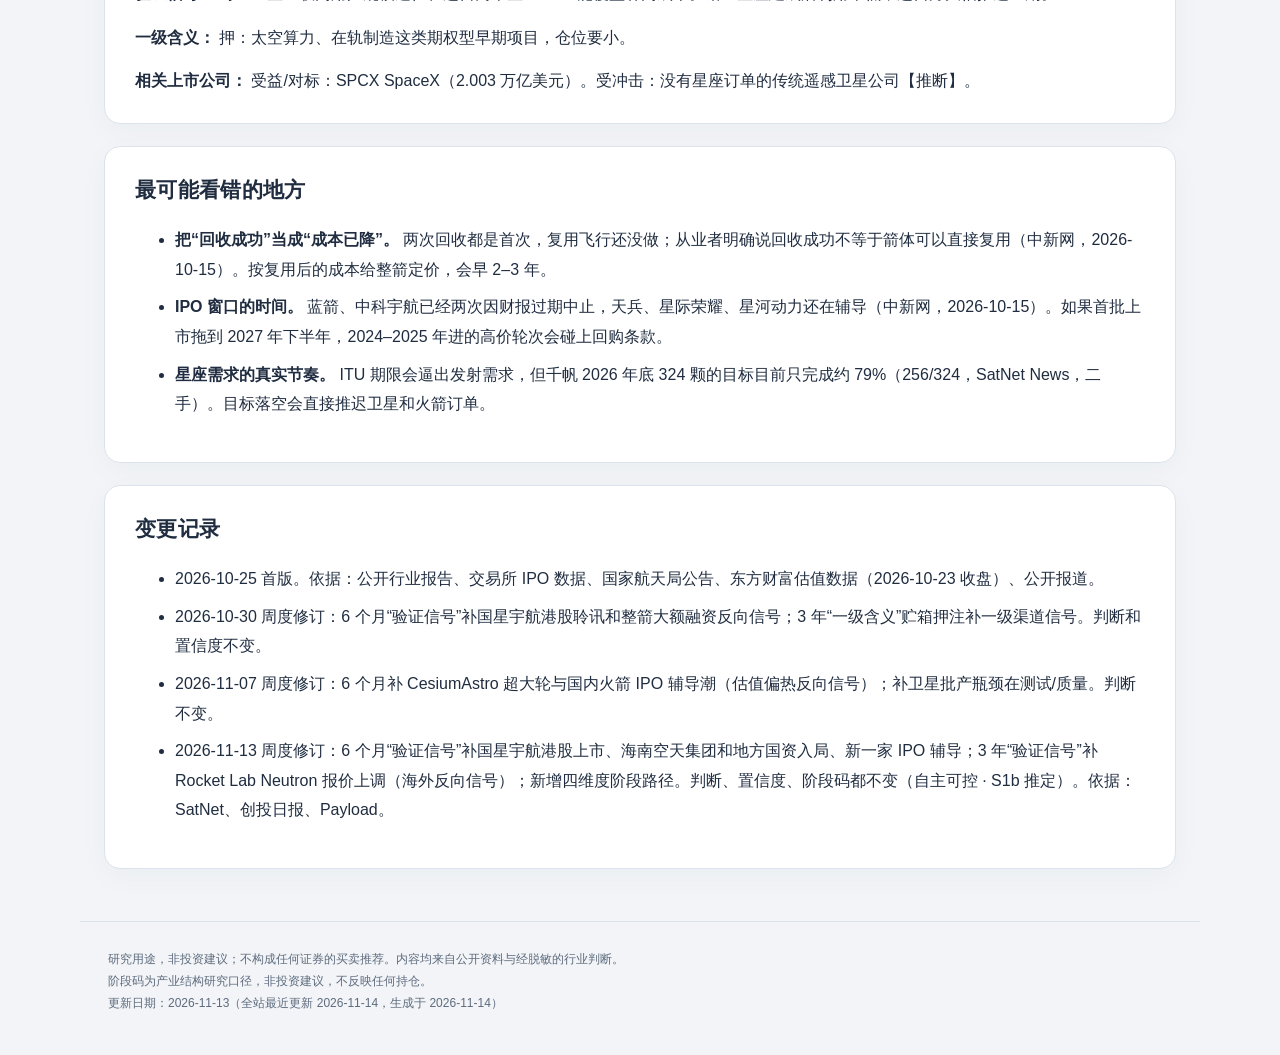
<file: docs/space.html>
<!doctype html>
<html lang="zh-CN"><head><meta charset="utf-8">
<meta name="robots" content="noindex,nofollow">
<meta name="viewport" content="width=device-width,initial-scale=1">
<meta name="color-scheme" content="light dark">
<title>商业航天｜硬科技一级市场趋势观察</title><script>(function(){try{var t=localStorage.getItem('theme');if(t==='light'||t==='dark')document.documentElement.dataset.theme=t;}catch(e){}})();</script><link rel="stylesheet" href="style.css?v=20261112-rename1"></head>
<body><a class="skip" href="#main">跳至正文</a><header><div class="header-inner"><div class="topbar"><a class="brand" href="index.html">硬科技一级市场趋势观察</a><button id="theme-toggle" type="button" aria-label="切换浅色、深色或跟随系统主题">主题：跟随系统</button></div><nav aria-label="主导航"><a href="index.html">总览</a><a href="semiconductor.html">半导体</a><a href="space.html" class="on" aria-current="page">商业航天</a><a href="humanoid.html">人形机器人</a><a href="equipment.html">高端装备</a><a href="quantum.html">量子计算</a><a href="fusion.html">可控核聚变</a><a href="ai.html">人工智能</a><a href="changelog.html">变更记录</a></nav></div></header>
<main id="main"><div class="page-heading"><p class="eyebrow">产业结构研究 / 七条赛道</p><h1>商业航天</h1><p class="meta">本页更新：2026-11-13 · 四个时间维度</p></div><section class="card"><p><strong>总判断：</strong> 商业航天的需求在 2029 年前有硬约束（星座频轨期限），是 3–5 年需求确定性最高的一条赛道；但火箭整箭估值已经跑在收入前面很多年，一级现在该押卫星制造、载荷和上游“卖铲人”，整箭只看已入轨且有回收路线的头部。</p>
<p><strong>类别与阶段（推定）：</strong> 自主可控 · S1b（S1a–S1b）｜ 国产替代 · 部件尚未定码 <a href="index.html#code-guide">编码说明</a></p>
<p><strong>阶段路径（推定）：</strong> 6 个月 S1b → 3 年 S1b（ITU 期限推动批量组网）→ 5 年 S2（整箭剩 3–4 家，报价下降）→ 10 年 S2 / S3a。</p>
</section><section class="card"><h2>背景数字（判断的锚）</h2>
<ul>
<li><strong>发射：</strong> 2025 年全国发射约 92 次，其中商业发射约 50 次、占 54%（星动无极，2026-10-08）。2026 年前三季度全国发射 70 次，同比 +19%，创历史同期新高（大河报/腾讯新闻，2026-10-04）。</li>
<li><strong>回收：</strong> 2026-07-10 长征十号乙一子级海上网系回收成功；2026-08-19 朱雀三号遥二一子级陆地着陆腿回收成功（国家航天局，2026-07-10、2026-08-19）。下一步是复用飞行验证，回收成功不等于可以直接复用（中新网，2026-10-15）。</li>
<li><strong>星座：</strong> GW 规划 12992 颗，按 ITU 规则 2029 年 9 月前要部署约 1300 颗；千帆规划超 1.5 万颗，2026 年底目标 324 颗、2027 年底 1296 颗。截至 2026-10，GW 在轨 222 颗、千帆 256 颗（SatNet News，2026-10，二手）。</li>
<li><strong>融资：</strong> 2026 上半年 102 起、177.09 亿元（未来天玑年中总结，2026-07）；另一口径 151 亿元（澎湃新闻，2026-07）。</li>
<li><strong>IPO：</strong> 蓝箭航天 2025-12-31 科创板受理，拟募资 75 亿元，2026-09-30 因财报过期中止（证券时报，2026-09-30），中科宇航、微纳星空同日中止，同日共 58 家企业中止，属程序性（新浪财经，2026-10-02）。蓝箭 2025 年营收 5209.63 万元、归母净亏损 17.11 亿元，招股书预计 2029 年盈利（同上）；隐含发行估值约 750 亿元，对应 2025 年静态 PS 约 1440 倍（中新网，2026-10-15）。</li>
<li><strong>海外锚：</strong> SpaceX 2026-06-12 纳斯达克上市，发行估值 1.77 万亿美元、募资 750 亿美元（Reuters，2026-06-11）；2026-10-23 市值 2.003 万亿美元（东方财富）。</li>
</ul>
</section><section class="card"><h2>6 个月（至 2027-04）· 置信度：中（发射节奏高，个别型号首飞有失败风险）</h2>
<p><strong>趋势判断：</strong> 发射频次继续创新高，2026 全年全国发射超过 90 次；四季度天龙三号复飞、引力二号和双曲线三号首飞至少两发成功。蓝箭补财报后恢复问询，“商业火箭第一股”在 2027 年上半年过会。一级整箭估值不再上涨，资金转向卫星和上游。</p>
<p><strong>关键驱动：</strong> 技术：回收转复用、液氧甲烷大推力发动机。需求：千帆、GW 组网发射招标。政策：十五五纲要把可重复使用运载、规模化生产和发射列为重点（十五五纲要，2026-03）。资本：科创板商业火箭适用第五套标准（2025 年底审核指引）。</p>
<p><strong>验证信号：</strong> 对：2026 全年发射次数超过 2025 年的约 92 次；2026 年底千帆在轨接近 324 颗目标；蓝箭 2027Q1 恢复问询并上会。错：四季度新型民营液体火箭首飞/复飞全部失败；蓝箭 IPO 转为终止。</p>
<ul>
<li>【2026-10-30】国星宇航通过港交所上市聆讯（太空与网络，约 2026-10-28），卫星公司港股退出路径打开。同期有报道“商业航天企业拿下近 20 亿元融资、大型可回收火箭 2027 年首飞”（硬氪，约 2026-10），与“整箭估值不再上涨”相反，记为反向信号，持续跟踪。</li>
<li>【2026-11-07】CesiumAstro 完成 7.3 亿美元 D 轮、估值超 45 亿美元（Payload，2026-11-06）；九州云箭据报道估值约 100 亿元并进入 IPO 辅导，星河动力进入辅导（SatNet，2026-11-06）。超大轮和辅导潮读作一级估值偏热的反向信号。一级渠道信号：卫星批产前夜的瓶颈在测试和质量，而不是价格。判断不变。</li>
<li>【2026-11-13】国星宇航在港交所上市（约 150 亿元，SatNet，11 月第 2 周），10-30 记下的聆讯信号兑现，卫星公司的港股退出路径落地。海南新组建空天集团，注册资本 100 亿元，规划 2030 年商业航天年发射 100 发；上海、长春国资入局卫星制造；又有一家商业航天公司启动 IPO 辅导（SatNet、创投日报）。这些延续了“一级估值偏热”的反向信号。“整箭估值不再上涨”本周既没被证实，也没被证伪。判断不变。</li>
</ul>
<p><strong>一级含义：</strong> 押：卫星平台核心部件（星敏、反作用轮、电推进、相控阵 T/R）和测运控。回避：新进火箭整箭的高价老股（蓝箭隐含发行估值约 750 亿元）。估值：上游看订单和毛利，整箭按发射次数和回收进度分档。</p>
<p><strong>相关上市公司（东方财富，2026-10-23 收盘）：</strong> 受益：600118 中国卫星（市值 608.3 亿元，PE 604.6 倍）、001270 铖昌科技（173.1 亿元，PE 126.6 倍）、600879 航天电子（429.6 亿元）。</p>
</section><section class="card"><h2>3 年（至 2029）· 置信度：中高（ITU 期限是硬约束）</h2>
<p><strong>趋势判断：</strong> 星座进入批量组网：GW 为满足 ITU 期限，在 2029-09 前在轨达到约 1300 颗；千帆 2027 年底达不到 1296 颗目标，但会过 800 颗。至少一款民营液体火箭完成一子级复用飞行，单公斤报价降到 3 万元以下。2–3 家火箭公司上市。</p>
<p><strong>关键驱动：</strong> 技术：复用次数、发射工位和总装周期（中科宇航总装从约 3 个月缩到约 15 天，腾讯新闻 2026-10-04）。需求：ITU 部署期限是硬约束。资本：首批火箭公司上市后的二级定价。</p>
<p><strong>验证信号：</strong> 对：2029-09 前 GW 在轨达到约 1300 颗；2028 年前有民营火箭公开完成一子级二次飞行；发射招标限价降到 3 万元/公斤以下。错：GW 2028 年底在轨不到 800 颗，或星座方大幅削减招标规模。</p>
<ul>
<li>【2026-11-13 海外反向信号】Rocket Lab 在 2027 年首飞前把 Neutron 报价从 5500 万美元上调到 7000 万美元（Payload，2026-11）。海外中型可复用火箭报价上行，和“单公斤报价降到 3 万元以下”方向相反。国内限价口径本周没有新数据，判断暂不改；下一个检验点是星座发射招标的限价。</li>
</ul>
<p><strong>一级含义：</strong> 押：卫星总装/AIT 产能、电推进、柔性太阳翼、3D 打印发动机部件、贮箱。回避：没有入轨记录、靠采购外部发动机组装的火箭新玩家。退出：2027–2029 是火箭和卫星公司的科创板窗口，前提是首批上市公司股价站得住。</p>
<ul>
<li>【2026-10-30】一级渠道信号：随着发射频次上升，商业火箭贮箱壁板的外协需求有望在 2027 年明显放大，箱底加工工艺仍偏传统，有升级空间。</li>
</ul>
<p><strong>相关上市公司：</strong> 受益：688333 铂力特（231.4 亿元，PE 129.5 倍，3D 打印）、300699 光威复材（200.9 亿元，PE 37.7 倍，碳纤维）、688270 ST臻镭（144.1 亿元，已戴 ST，风险高）。</p>
</section><section class="card"><h2>5 年（至 2031）· 置信度：中</h2>
<p><strong>趋势判断：</strong> 格局定型：民营整箭剩 3–4 家有持续发射能力的公司，其余转型或被并购；卫星制造转为流水线，单星成本继续下降。商业发射报价降到 3 万元/公斤以下，头部火箭公司按招股书预期在 2029–2030 年转盈。</p>
<p><strong>关键驱动：</strong> 成本曲线：复用把单公斤成本向国际水平压（行业人士称 5–10 年追平，腾讯新闻 2026-10-04）。需求：星座补网和新星座带来持续发射需求。</p>
<p><strong>验证信号：</strong> 对：2030 年前蓝箭等头部实现年度盈利；民营火箭年发射次数超过国家队。错：2030 年时民营火箭仍需每年股权融资几十亿元维持运转。</p>
<p><strong>一级含义：</strong> 押：星座运营下游应用（手机直连终端、航空海事宽带）和在轨服务。回避：同质化的小卫星总体。退出：头部上市公司对上游的并购。</p>
<p><strong>相关上市公司：</strong> 受益：601698 中国卫通（948.4 亿元，PE 253.7 倍）、688568 中科星图（255.4 亿元，亏损）。</p>
</section><section class="card"><h2>10 年（至 2036）· 置信度：低</h2>
<p><strong>趋势判断：</strong> 中国形成“国家队 + 2–3 家民营龙头”的运力格局；卫星互联网（含手机直连）成为主要现金流来源，太空算力、在轨服务成为新增量。最大不确定性：星座建成后的用户需求和 ARPU 能不能撑起万颗卫星的补网成本。</p>
<p><strong>关键驱动：</strong> 需求：手机直连卫星、航空海事宽带、政府与国防。技术：星舰级别的完全复用、太空算力。外部：SpaceX 的规模优势（市值约 2 万亿美元）压制全球定价。</p>
<p><strong>验证信号：</strong> 对：卫星互联网用户规模过亿、运营商单星 ARPU 能覆盖补网成本。错：星座建成后利用率低，运营方大幅推迟二期。</p>
<p><strong>一级含义：</strong> 押：太空算力、在轨制造这类期权型早期项目，仓位要小。</p>
<p><strong>相关上市公司：</strong> 受益/对标：SPCX SpaceX（2.003 万亿美元）。受冲击：没有星座订单的传统遥感卫星公司【推断】。</p>
</section><section class="card"><h2>最可能看错的地方</h2>
<ul>
<li><strong>把“回收成功”当成“成本已降”。</strong> 两次回收都是首次，复用飞行还没做；从业者明确说回收成功不等于箭体可以直接复用（中新网，2026-10-15）。按复用后的成本给整箭定价，会早 2–3 年。</li>
<li><strong>IPO 窗口的时间。</strong> 蓝箭、中科宇航已经两次因财报过期中止，天兵、星际荣耀、星河动力还在辅导（中新网，2026-10-15）。如果首批上市拖到 2027 年下半年，2024–2025 年进的高价轮次会碰上回购条款。</li>
<li><strong>星座需求的真实节奏。</strong> ITU 期限会逼出发射需求，但千帆 2026 年底 324 颗的目标目前只完成约 79%（256/324，SatNet News，二手）。目标落空会直接推迟卫星和火箭订单。</li>
</ul></section><section class="card"><h2>变更记录</h2><ul>
<li>2026-10-25 首版。依据：公开行业报告、交易所 IPO 数据、国家航天局公告、东方财富估值数据（2026-10-23 收盘）、公开报道。</li>
<li>2026-10-30 周度修订：6 个月“验证信号”补国星宇航港股聆讯和整箭大额融资反向信号；3 年“一级含义”贮箱押注补一级渠道信号。判断和置信度不变。</li>
<li>2026-11-07 周度修订：6 个月补 CesiumAstro 超大轮与国内火箭 IPO 辅导潮（估值偏热反向信号）；补卫星批产瓶颈在测试/质量。判断不变。</li>
<li>2026-11-13 周度修订：6 个月“验证信号”补国星宇航港股上市、海南空天集团和地方国资入局、新一家 IPO 辅导；3 年“验证信号”补 Rocket Lab Neutron 报价上调（海外反向信号）；新增四维度阶段路径。判断、置信度、阶段码都不变（自主可控 · S1b 推定）。依据：SatNet、创投日报、Payload。</li>
</ul></section></main>
<footer>研究用途，非投资建议；不构成任何证券的买卖推荐。内容均来自公开资料与经脱敏的行业判断。<br>阶段码为产业结构研究口径，非投资建议，不反映任何持仓。<br>更新日期：2026-11-13（全站最近更新 2026-11-14，生成于 2026-11-14）</footer><script>(function(){var b=document.getElementById('theme-toggle');b.addEventListener('click',function(){var r=document.documentElement,t=r.dataset.theme||'system',n=t==='system'?'light':t==='light'?'dark':'system';if(n==='system')delete r.dataset.theme;else r.dataset.theme=n;try{if(n==='system')localStorage.removeItem('theme');else localStorage.setItem('theme',n);}catch(e){}label();});function label(){var t=document.documentElement.dataset.theme||'system';b.textContent='主题：'+({system:'跟随系统',light:'浅色',dark:'深色'})[t];}label();})();</script></body></html>
</file>
<file: docs/style.css>
:root{color-scheme:light dark;--bg:#f2f4f7;--surface:#fff;--surface-alt:#f8fafc;--fg:#202d40;--muted:#5d6b7d;--line:#dce3ec;--accent:#285cb8;--shadow:0 8px 30px #24385608;--domestic:#245fc4;--sovereign:#087d73;--future:#7846ba;--neutral:#606a7c;--go:#8c4b12;--go-bg:#fff0ce;--watch:#685913;--watch-bg:#f5f1d9;--no:#606974;--no-bg:#e9edf2;--focus:#bd5216}
@media(prefers-color-scheme:dark){:root:not([data-theme="light"]){--bg:#111823;--surface:#192332;--surface-alt:#1e2b3d;--fg:#e2e9f4;--muted:#a5b5ca;--line:#354458;--accent:#9cbdff;--shadow:0 8px 30px #0002;--domestic:#89b5ff;--sovereign:#68d8c4;--future:#c6a0ff;--neutral:#bec8d7;--go:#ffcc80;--go-bg:#4d351d;--watch:#e2d697;--watch-bg:#39351f;--no:#b9c3d1;--no-bg:#2c3645;--focus:#ffcb84}}
:root[data-theme="dark"]{color-scheme:dark;--bg:#111823;--surface:#192332;--surface-alt:#1e2b3d;--fg:#e2e9f4;--muted:#a5b5ca;--line:#354458;--accent:#9cbdff;--shadow:0 8px 30px #0002;--domestic:#89b5ff;--sovereign:#68d8c4;--future:#c6a0ff;--neutral:#bec8d7;--go:#ffcc80;--go-bg:#4d351d;--watch:#e2d697;--watch-bg:#39351f;--no:#b9c3d1;--no-bg:#2c3645;--focus:#ffcb84}
:root[data-theme="light"]{color-scheme:light}
*{box-sizing:border-box}html{scroll-padding-top:130px}body{margin:0;background:var(--bg);color:var(--fg);font:16px/1.85 -apple-system,BlinkMacSystemFont,"Segoe UI","PingFang SC","Microsoft YaHei",sans-serif}a{color:var(--accent);text-underline-offset:4px}a:hover{text-decoration-thickness:2px}:focus-visible{outline:3px solid var(--focus);outline-offset:4px}header{position:sticky;top:0;z-index:5;background:var(--surface);border-bottom:1px solid var(--line)}.header-inner{max-width:1120px;margin:auto;padding:15px 24px 13px}.topbar{display:flex;align-items:center;justify-content:space-between;gap:16px}.brand{font-size:17px;font-weight:750;text-decoration:none;color:var(--fg);letter-spacing:.03em}button{font:inherit;cursor:pointer;border:1px solid var(--line);border-radius:8px;background:var(--surface-alt);color:var(--fg);padding:5px 12px;font-size:12px;white-space:nowrap}button:hover{border-color:var(--accent)}nav{display:flex;gap:6px;margin-top:12px;overflow-x:auto;padding:3px 2px 7px;white-space:nowrap}nav a{font-size:13px;text-decoration:none;color:var(--muted);border-radius:7px;padding:4px 11px}nav a:hover{background:var(--surface-alt)}nav a.on{color:var(--accent);background:var(--surface-alt);box-shadow:inset 0 -2px var(--accent)}main{max-width:1120px;margin:auto;padding:28px 24px 12px}.page-heading{padding:10px 3px 26px}.eyebrow{color:var(--accent);font-size:12px;letter-spacing:.12em;margin:0 0 8px}h1{font-size:34px;line-height:1.3;margin:0 0 10px;font-weight:750}h2{font-size:21px;line-height:1.5;margin:0 0 20px;letter-spacing:.015em}h3{font-size:16px;margin:26px 0 10px}.meta,.note{font-size:13px;color:var(--muted);line-height:1.8}.meta{margin:0}.card{border:1px solid var(--line);border-radius:16px;padding:27px 30px;margin:0 0 22px;background:var(--surface);box-shadow:var(--shadow);min-width:0}.card>p:first-child{margin-top:0}.card>p:last-child{margin-bottom:0}p{margin:14px 0}li{margin:8px 0}strong{font-weight:650}.tablewrap{overflow-x:auto;max-width:100%;border:1px solid var(--line);border-radius:10px;background:var(--surface);-webkit-overflow-scrolling:touch}.scroll-hint{font-size:11px;color:var(--muted);text-align:right;margin:8px 0 5px}table{border-collapse:collapse;width:100%;font-size:13px;line-height:1.75}caption{text-align:left;font-size:12px;color:var(--muted);padding:12px}th,td{border-bottom:1px solid var(--line);border-right:1px solid var(--line);padding:12px 14px;text-align:left;vertical-align:top}thead th{background:var(--surface-alt);font-size:12px;color:var(--muted)}tbody tr:last-child>*{border-bottom:0}tr>*:last-child{border-right:0}tbody tr:hover{background:var(--surface-alt)}th:first-child{white-space:nowrap}.markdown-table .compact-cell{white-space:nowrap}.markdown-table .prose-cell{min-width:18em;white-space:normal;overflow-wrap:anywhere}.matrix{min-width:1180px}.matrix td{min-width:175px}.matrix .stage-cell{min-width:260px;width:260px}.line{display:block;margin-top:6px;font-size:13px}.tag{display:inline-block;border-radius:5px;font-size:11px;padding:2px 7px;font-weight:650;border:1px solid currentColor}.invalid{color:var(--muted)}.category{font-size:12px}.category-marker{flex:none}.legend{display:flex;align-items:center;gap:10px;flex-wrap:wrap;font-size:12px;color:var(--muted);margin-bottom:12px}.chart{display:block;width:100%;min-width:850px;height:auto;font-family:inherit}.stage-distribution{min-width:980px}.changelog-timeline{min-width:1000px}.chart text{font-size:14px}.chart .small{font-size:12px}.heat .rank{font-weight:700;font-size:18px}.heat .small{font-size:11px}.segment .segment-name{font-size:14px}.bump-track:hover polyline,.bump-track:focus polyline{stroke-width:4;opacity:1}.bump-track:hover circle,.bump-track:focus circle{stroke-width:3}.bump-track text{font-size:13px}.timeline-title{font-weight:700}.pending{padding:16px 18px 16px 36px;background:var(--surface-alt);border-radius:10px;font-size:13px}.empty{padding:24px;border:1px dashed var(--line);border-radius:10px;color:var(--muted)}.change-list{padding-left:22px;font-size:14px}.change-list li{padding:9px 0;border-bottom:1px solid var(--line)}time{font-variant-numeric:tabular-nums;color:var(--muted)}details{margin-top:18px;font-size:13px}summary{cursor:pointer;color:var(--accent)}footer{max-width:1120px;margin:18px auto 0;padding:26px 28px 40px;color:var(--muted);font-size:12px;border-top:1px solid var(--line)}.skip{position:fixed;top:-70px;left:12px;z-index:9;padding:10px;background:var(--surface)}.skip:focus{top:10px}
@media(max-width:640px){.header-inner{padding:12px 14px 8px}.brand{font-size:14px;letter-spacing:0}.topbar{gap:8px}button{font-size:11px;padding:4px 7px}nav{gap:2px;margin-top:7px}nav a{padding:4px 9px}main{padding:20px 12px 8px}h1{font-size:28px}h2{font-size:19px}.page-heading{padding:3px 5px 20px}.card{padding:20px 16px;border-radius:12px;margin-bottom:16px}body{font-size:15px}.card ul{padding-left:20px}footer{padding:22px 18px 30px}table{min-width:580px}.legend{gap:7px}}
@media print{header,button,.skip,.scroll-hint{display:none}body{background:var(--surface)}main{max-width:none;padding:0}.card{box-shadow:none;break-inside:avoid;padding:12px}.tablewrap{overflow:visible}.chart{min-width:0;width:100%}a{color:inherit}}

#code-guide details{margin-top:0;font-size:14px}
#code-guide summary{font-size:16px;font-weight:650;padding:4px 0 12px}
#code-guide .code-table{min-width:850px}
#code-guide .code-table td:nth-child(n+3){min-width:14em}
#code-guide .code-table th:nth-child(2), #code-guide .code-table td:nth-child(2){white-space:nowrap}
#code-guide h3{margin-top:24px}

/* Light chart colors live in SVG attributes and badge inline styles.
   Important overrides below are limited to inline HTML badge colors. */
@media(prefers-color-scheme:dark){
:root:not([data-theme="light"]) #code-guide{color:#e2e9f4}
:root:not([data-theme="light"]) .chart text{fill:#e2e9f4}
:root:not([data-theme="light"]) .chart .grid, :root:not([data-theme="light"]) .timeline-line{stroke:#354458}
:root:not([data-theme="light"]) .bump-track polyline{fill:none;stroke:#a5b5ca}
:root:not([data-theme="light"]) .bump-track circle{fill:#192332;stroke:#a5b5ca}
:root:not([data-theme="light"]) .bump-track:hover polyline, :root:not([data-theme="light"]) .bump-track:focus polyline, :root:not([data-theme="light"]) .bump-track:hover circle, :root:not([data-theme="light"]) .bump-track:focus circle{stroke:#9cbdff}
:root:not([data-theme="light"]) .timeline-dot{fill:#9cbdff;stroke:#192332}
:root:not([data-theme="light"]) .heat.go rect{fill:#4d351d;stroke:#ffcc80}
:root:not([data-theme="light"]) .heat.go text{fill:#ffcc80}
:root:not([data-theme="light"]) .tag.go{color:#ffcc80!important;background:#4d351d!important}
:root:not([data-theme="light"]) .heat.watch rect{fill:#39351f;stroke:#e2d697}
:root:not([data-theme="light"]) .heat.watch text{fill:#e2d697}
:root:not([data-theme="light"]) .tag.watch{color:#e2d697!important;background:#39351f!important}
:root:not([data-theme="light"]) .heat.no rect{fill:#2c3645;stroke:#b9c3d1}
:root:not([data-theme="light"]) .heat.no text{fill:#b9c3d1}
:root:not([data-theme="light"]) .tag.no{color:#b9c3d1!important;background:#2c3645!important}
:root:not([data-theme="light"]) .heat.invalid rect{fill:#2c3645;stroke:#b9c3d1}
:root:not([data-theme="light"]) .heat.invalid text{fill:#b9c3d1}
:root:not([data-theme="light"]) .tag.invalid{color:#b9c3d1!important;background:#2c3645!important}
:root:not([data-theme="light"]) .category.domestic{color:#89b5ff!important}
:root:not([data-theme="light"]) .category.domestic .category-marker circle, :root:not([data-theme="light"]) .category.domestic .category-marker path, :root:not([data-theme="light"]) .segment.domestic .point{fill:#89b5ff;stroke:#89b5ff}
:root:not([data-theme="light"]) .segment.domestic .range{fill:none;stroke:#89b5ff}
:root:not([data-theme="light"]) .category.sovereign{color:#68d8c4!important}
:root:not([data-theme="light"]) .category.sovereign .category-marker circle, :root:not([data-theme="light"]) .category.sovereign .category-marker path, :root:not([data-theme="light"]) .segment.sovereign .point{fill:#68d8c4;stroke:#68d8c4}
:root:not([data-theme="light"]) .segment.sovereign .range{fill:none;stroke:#68d8c4}
:root:not([data-theme="light"]) .category.future{color:#c6a0ff!important}
:root:not([data-theme="light"]) .category.future .category-marker circle, :root:not([data-theme="light"]) .category.future .category-marker path, :root:not([data-theme="light"]) .segment.future .point{fill:#c6a0ff;stroke:#c6a0ff}
:root:not([data-theme="light"]) .segment.future .range{fill:none;stroke:#c6a0ff}
:root:not([data-theme="light"]) .category.neutral{color:#bec8d7!important}
:root:not([data-theme="light"]) .category.neutral .category-marker circle, :root:not([data-theme="light"]) .category.neutral .category-marker path, :root:not([data-theme="light"]) .segment.neutral .point{fill:#bec8d7;stroke:#bec8d7}
:root:not([data-theme="light"]) .segment.neutral .range{fill:none;stroke:#bec8d7}
:root:not([data-theme="light"]) .segment.neutral .neutral-point, :root:not([data-theme="light"]) .segment.domestic .extra-point, :root:not([data-theme="light"]) .segment.sovereign .extra-point, :root:not([data-theme="light"]) .segment.future .extra-point, :root:not([data-theme="light"]) .segment.neutral .extra-point, :root:not([data-theme="light"]) .category.neutral .category-marker path{fill:#192332}
}
:root[data-theme="dark"] #code-guide{color:#e2e9f4}
:root[data-theme="dark"] .chart text{fill:#e2e9f4}
:root[data-theme="dark"] .chart .grid, :root[data-theme="dark"] .timeline-line{stroke:#354458}
:root[data-theme="dark"] .bump-track polyline{fill:none;stroke:#a5b5ca}
:root[data-theme="dark"] .bump-track circle{fill:#192332;stroke:#a5b5ca}
:root[data-theme="dark"] .bump-track:hover polyline, :root[data-theme="dark"] .bump-track:focus polyline, :root[data-theme="dark"] .bump-track:hover circle, :root[data-theme="dark"] .bump-track:focus circle{stroke:#9cbdff}
:root[data-theme="dark"] .timeline-dot{fill:#9cbdff;stroke:#192332}
:root[data-theme="dark"] .heat.go rect{fill:#4d351d;stroke:#ffcc80}
:root[data-theme="dark"] .heat.go text{fill:#ffcc80}
:root[data-theme="dark"] .tag.go{color:#ffcc80!important;background:#4d351d!important}
:root[data-theme="dark"] .heat.watch rect{fill:#39351f;stroke:#e2d697}
:root[data-theme="dark"] .heat.watch text{fill:#e2d697}
:root[data-theme="dark"] .tag.watch{color:#e2d697!important;background:#39351f!important}
:root[data-theme="dark"] .heat.no rect{fill:#2c3645;stroke:#b9c3d1}
:root[data-theme="dark"] .heat.no text{fill:#b9c3d1}
:root[data-theme="dark"] .tag.no{color:#b9c3d1!important;background:#2c3645!important}
:root[data-theme="dark"] .heat.invalid rect{fill:#2c3645;stroke:#b9c3d1}
:root[data-theme="dark"] .heat.invalid text{fill:#b9c3d1}
:root[data-theme="dark"] .tag.invalid{color:#b9c3d1!important;background:#2c3645!important}
:root[data-theme="dark"] .category.domestic{color:#89b5ff!important}
:root[data-theme="dark"] .category.domestic .category-marker circle, :root[data-theme="dark"] .category.domestic .category-marker path, :root[data-theme="dark"] .segment.domestic .point{fill:#89b5ff;stroke:#89b5ff}
:root[data-theme="dark"] .segment.domestic .range{fill:none;stroke:#89b5ff}
:root[data-theme="dark"] .category.sovereign{color:#68d8c4!important}
:root[data-theme="dark"] .category.sovereign .category-marker circle, :root[data-theme="dark"] .category.sovereign .category-marker path, :root[data-theme="dark"] .segment.sovereign .point{fill:#68d8c4;stroke:#68d8c4}
:root[data-theme="dark"] .segment.sovereign .range{fill:none;stroke:#68d8c4}
:root[data-theme="dark"] .category.future{color:#c6a0ff!important}
:root[data-theme="dark"] .category.future .category-marker circle, :root[data-theme="dark"] .category.future .category-marker path, :root[data-theme="dark"] .segment.future .point{fill:#c6a0ff;stroke:#c6a0ff}
:root[data-theme="dark"] .segment.future .range{fill:none;stroke:#c6a0ff}
:root[data-theme="dark"] .category.neutral{color:#bec8d7!important}
:root[data-theme="dark"] .category.neutral .category-marker circle, :root[data-theme="dark"] .category.neutral .category-marker path, :root[data-theme="dark"] .segment.neutral .point{fill:#bec8d7;stroke:#bec8d7}
:root[data-theme="dark"] .segment.neutral .range{fill:none;stroke:#bec8d7}
:root[data-theme="dark"] .segment.neutral .neutral-point, :root[data-theme="dark"] .segment.domestic .extra-point, :root[data-theme="dark"] .segment.sovereign .extra-point, :root[data-theme="dark"] .segment.future .extra-point, :root[data-theme="dark"] .segment.neutral .extra-point, :root[data-theme="dark"] .category.neutral .category-marker path{fill:#192332}
</file>
